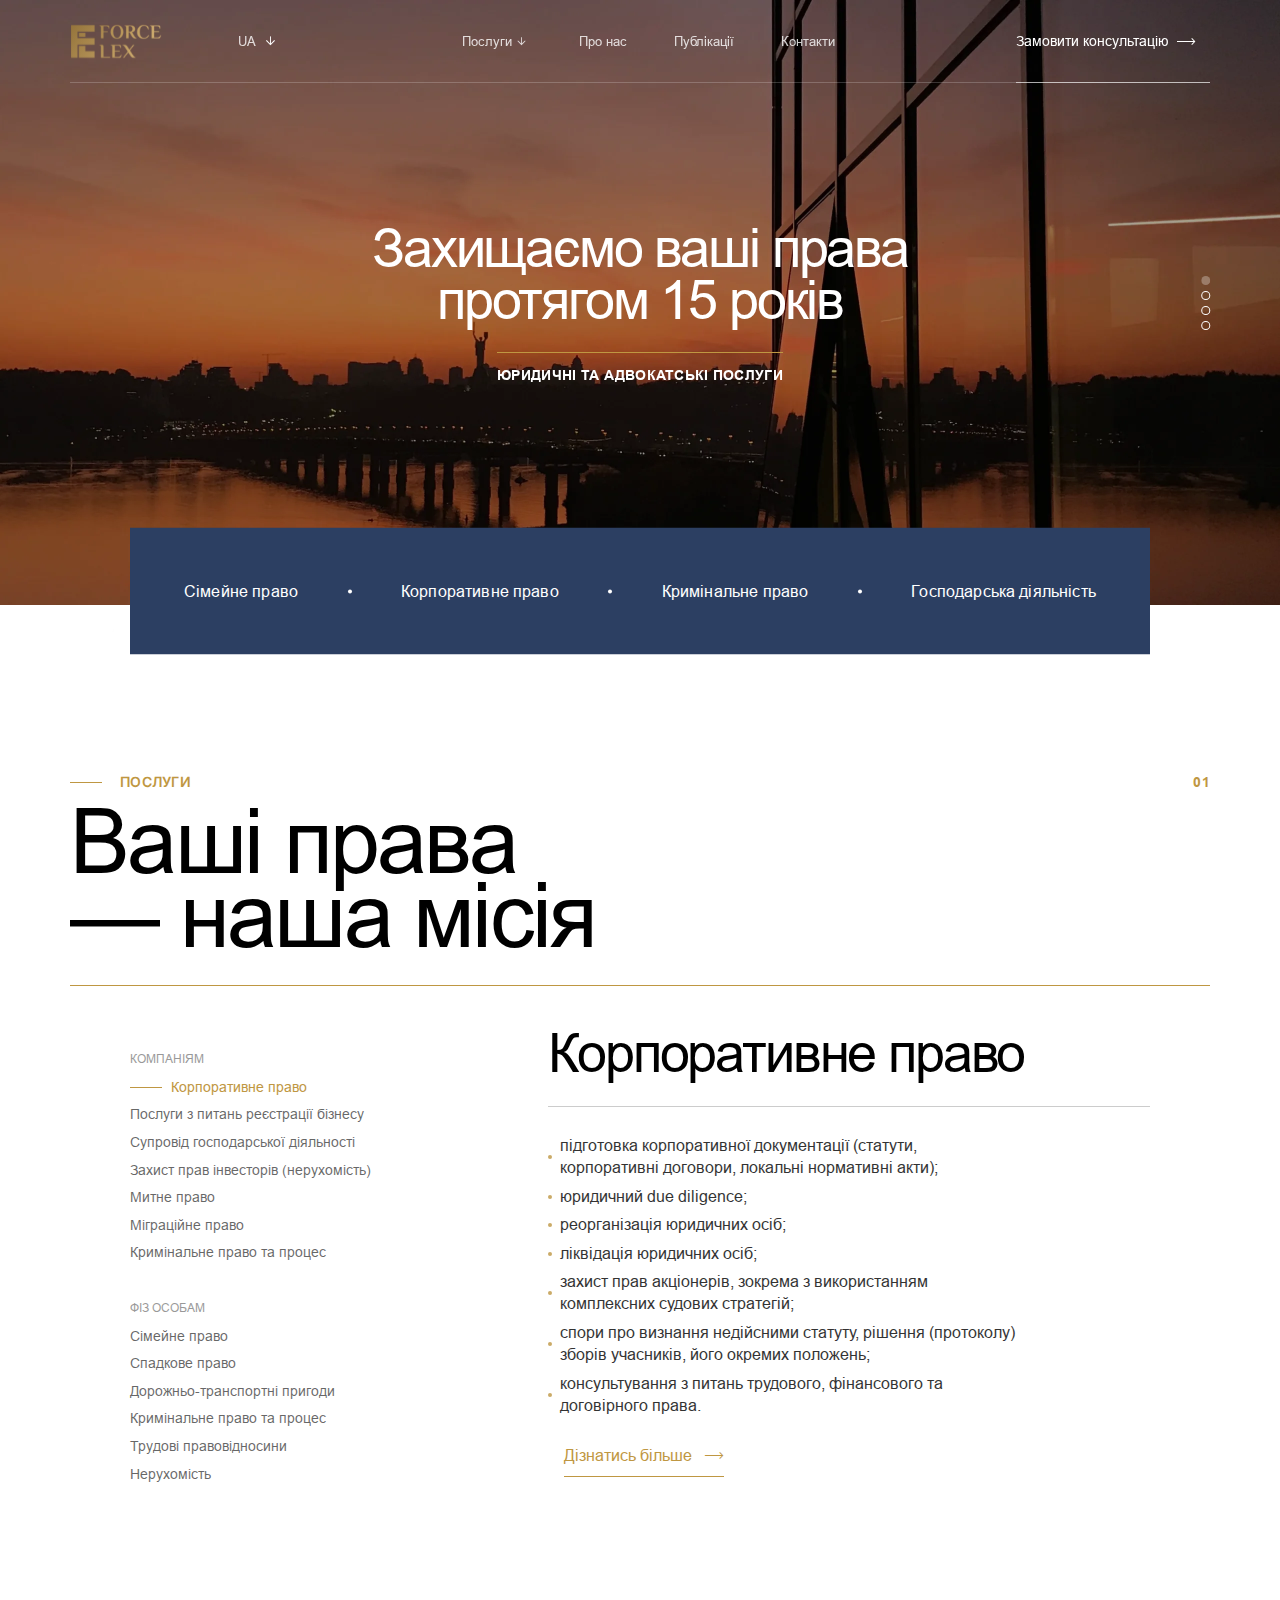
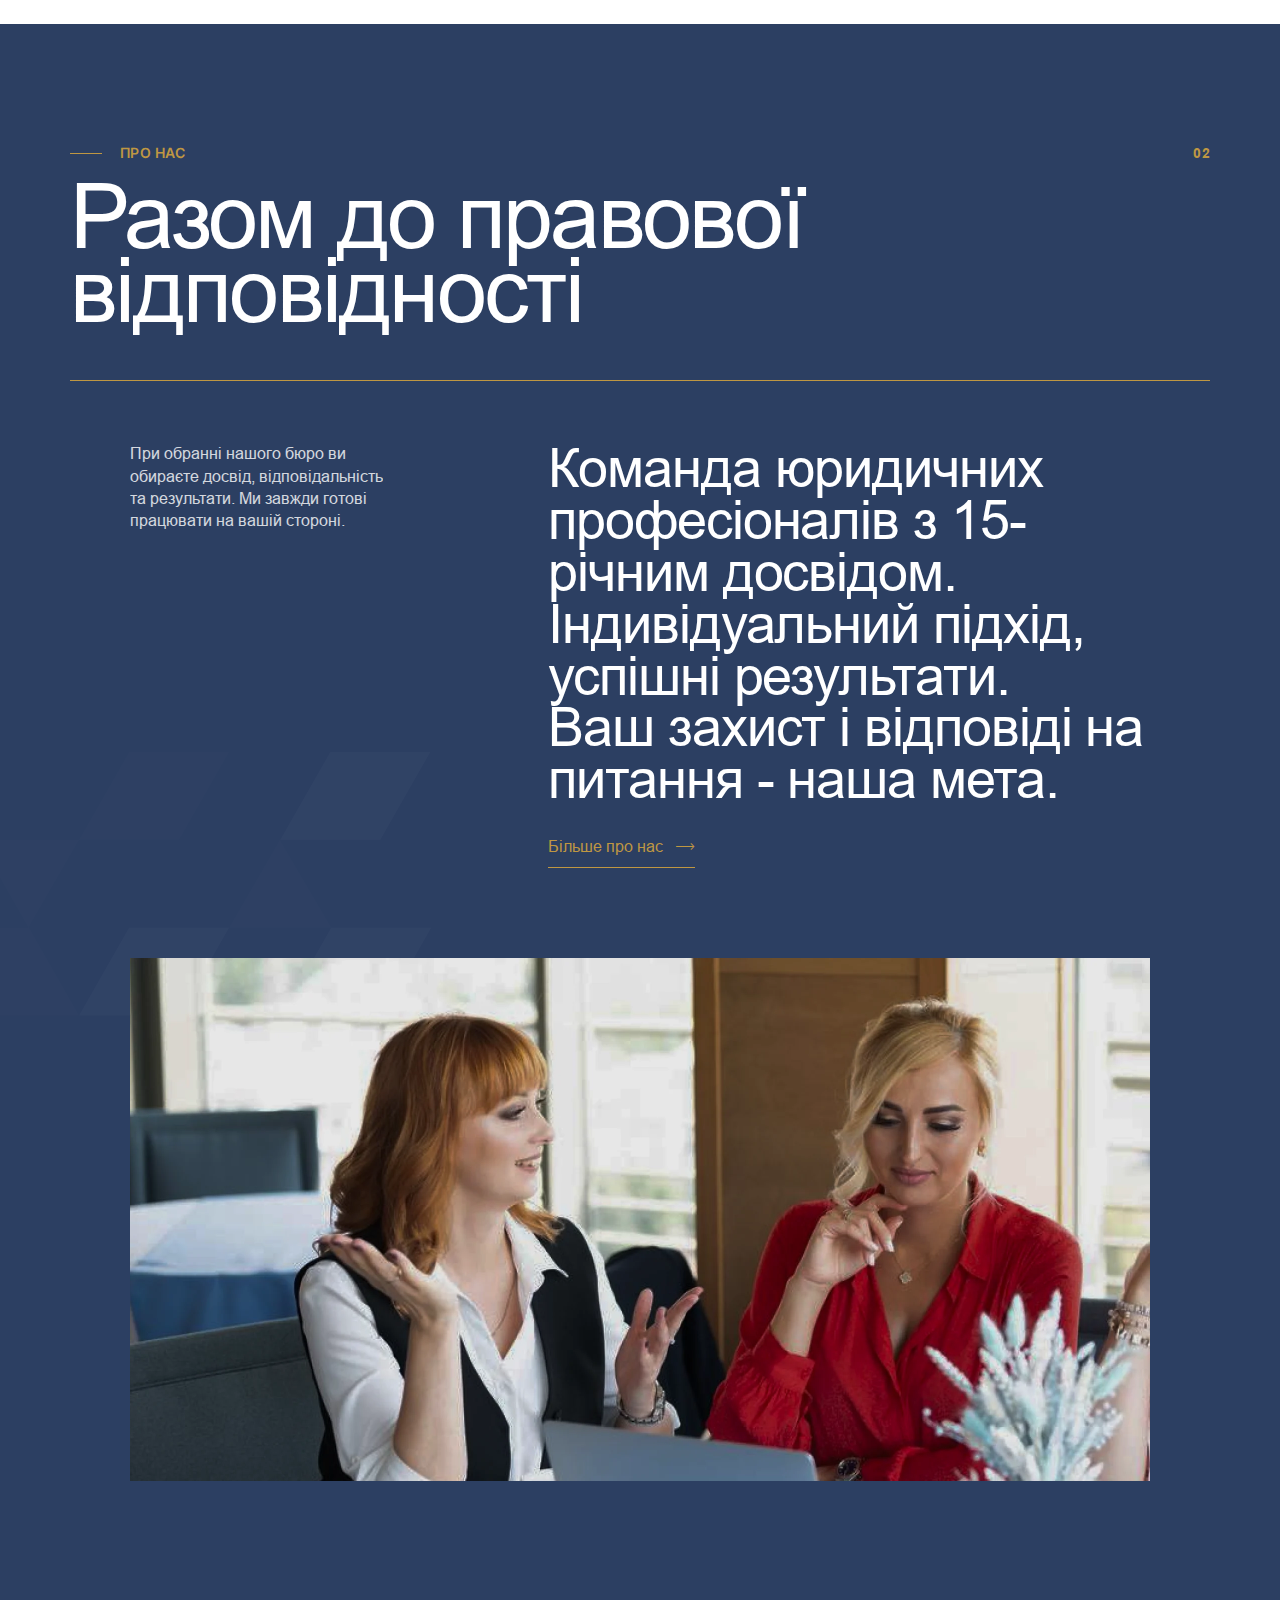
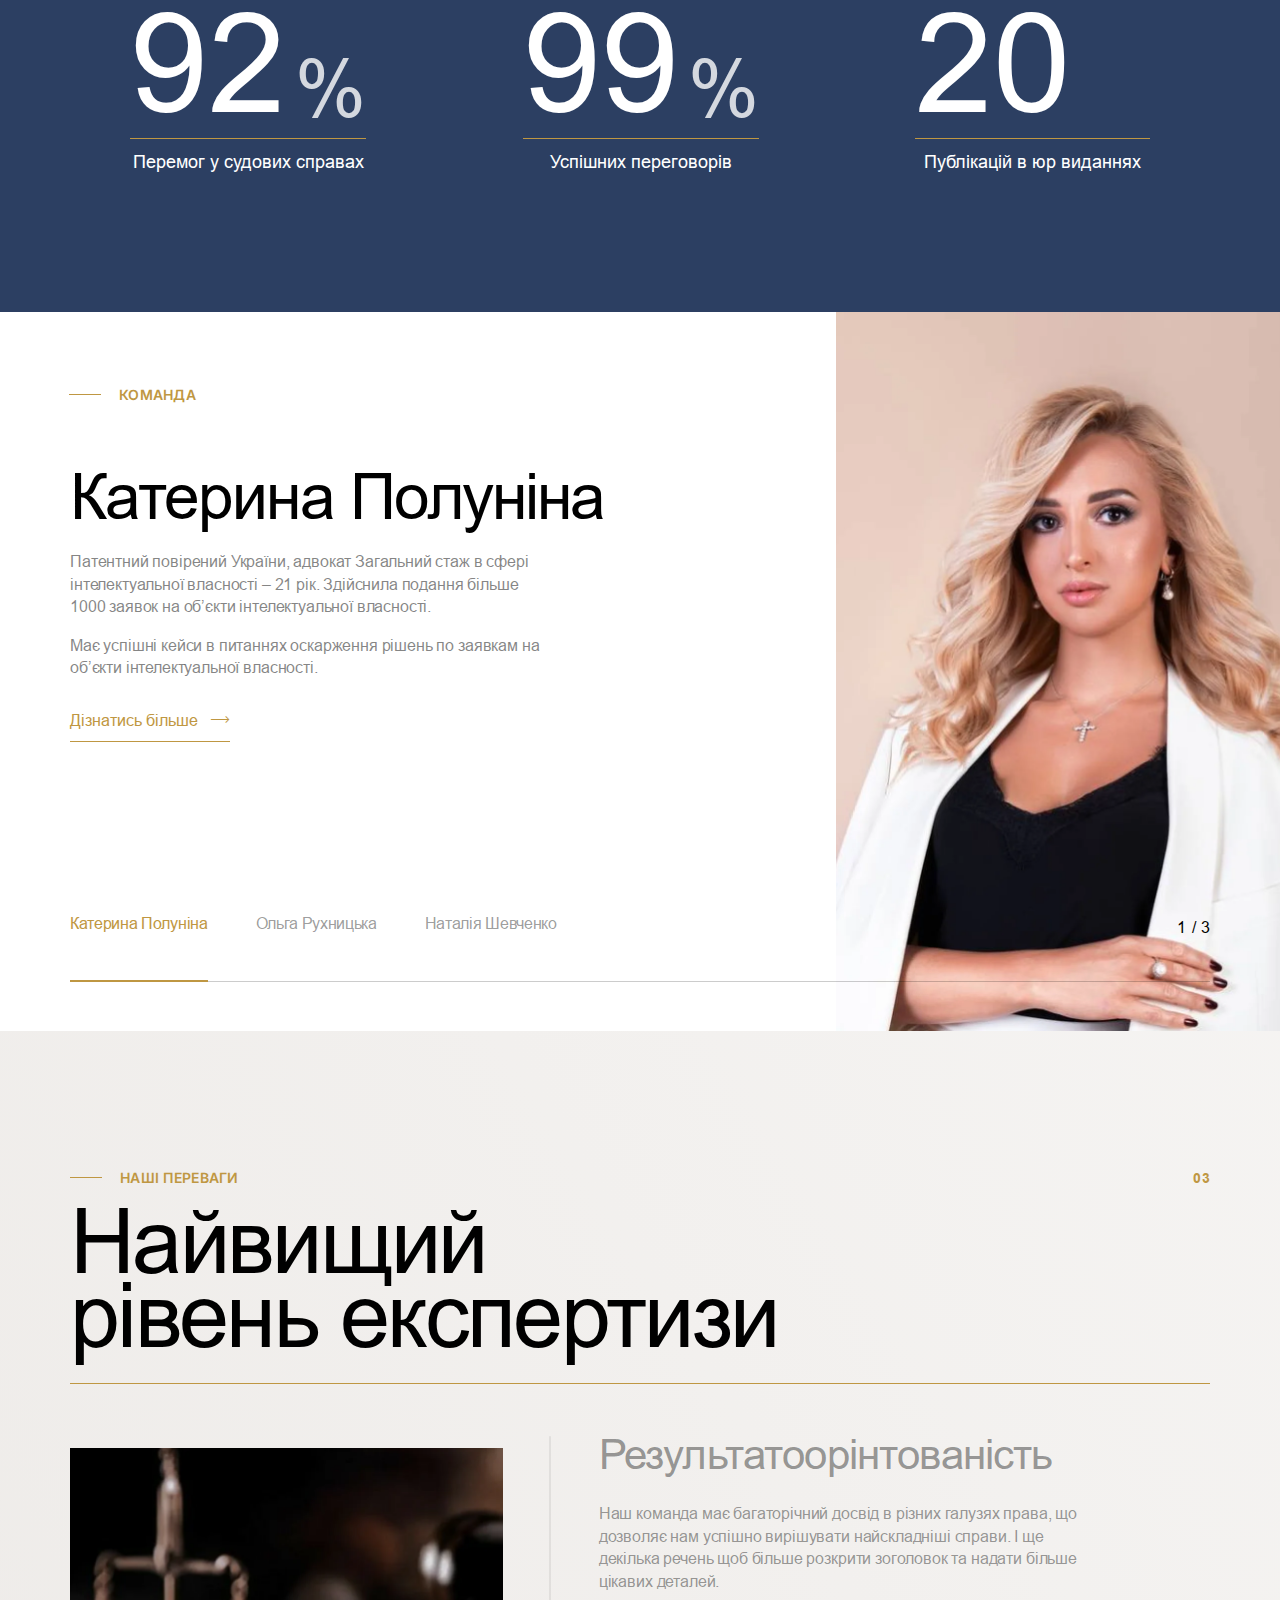
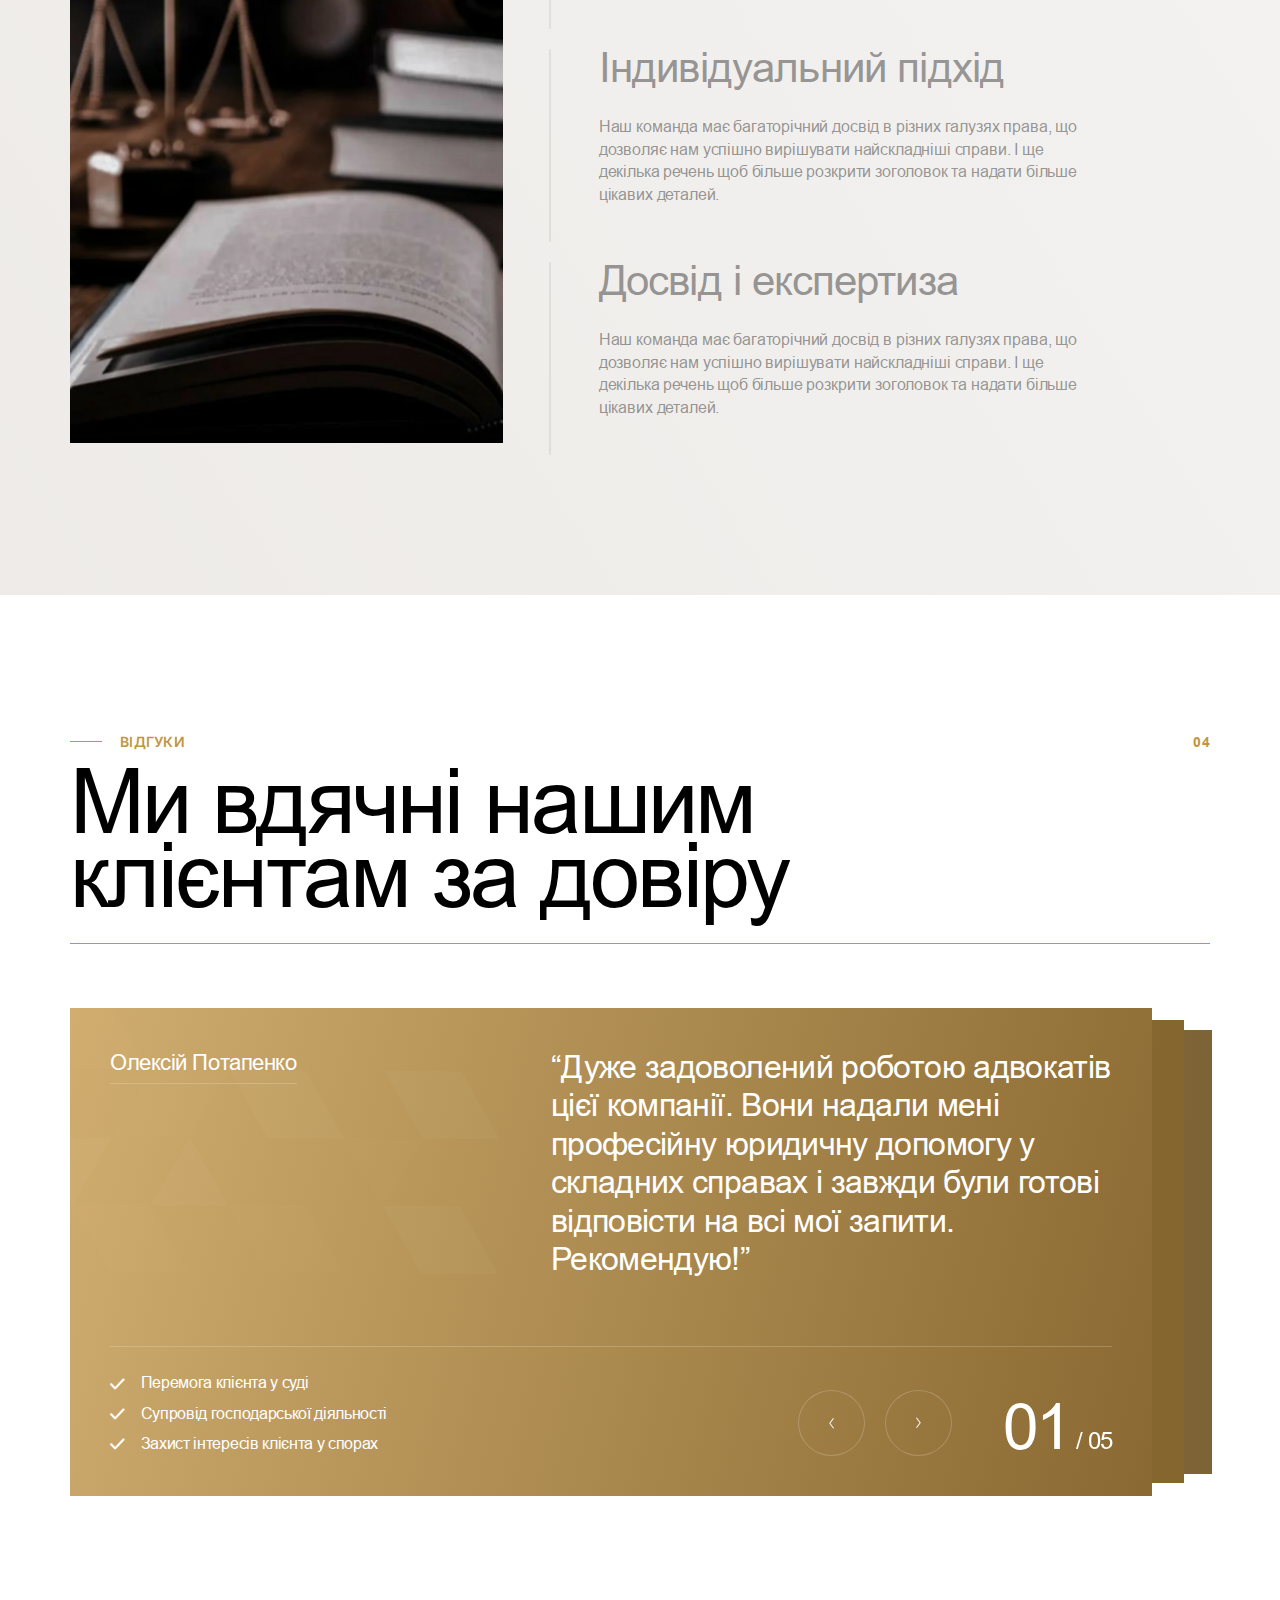
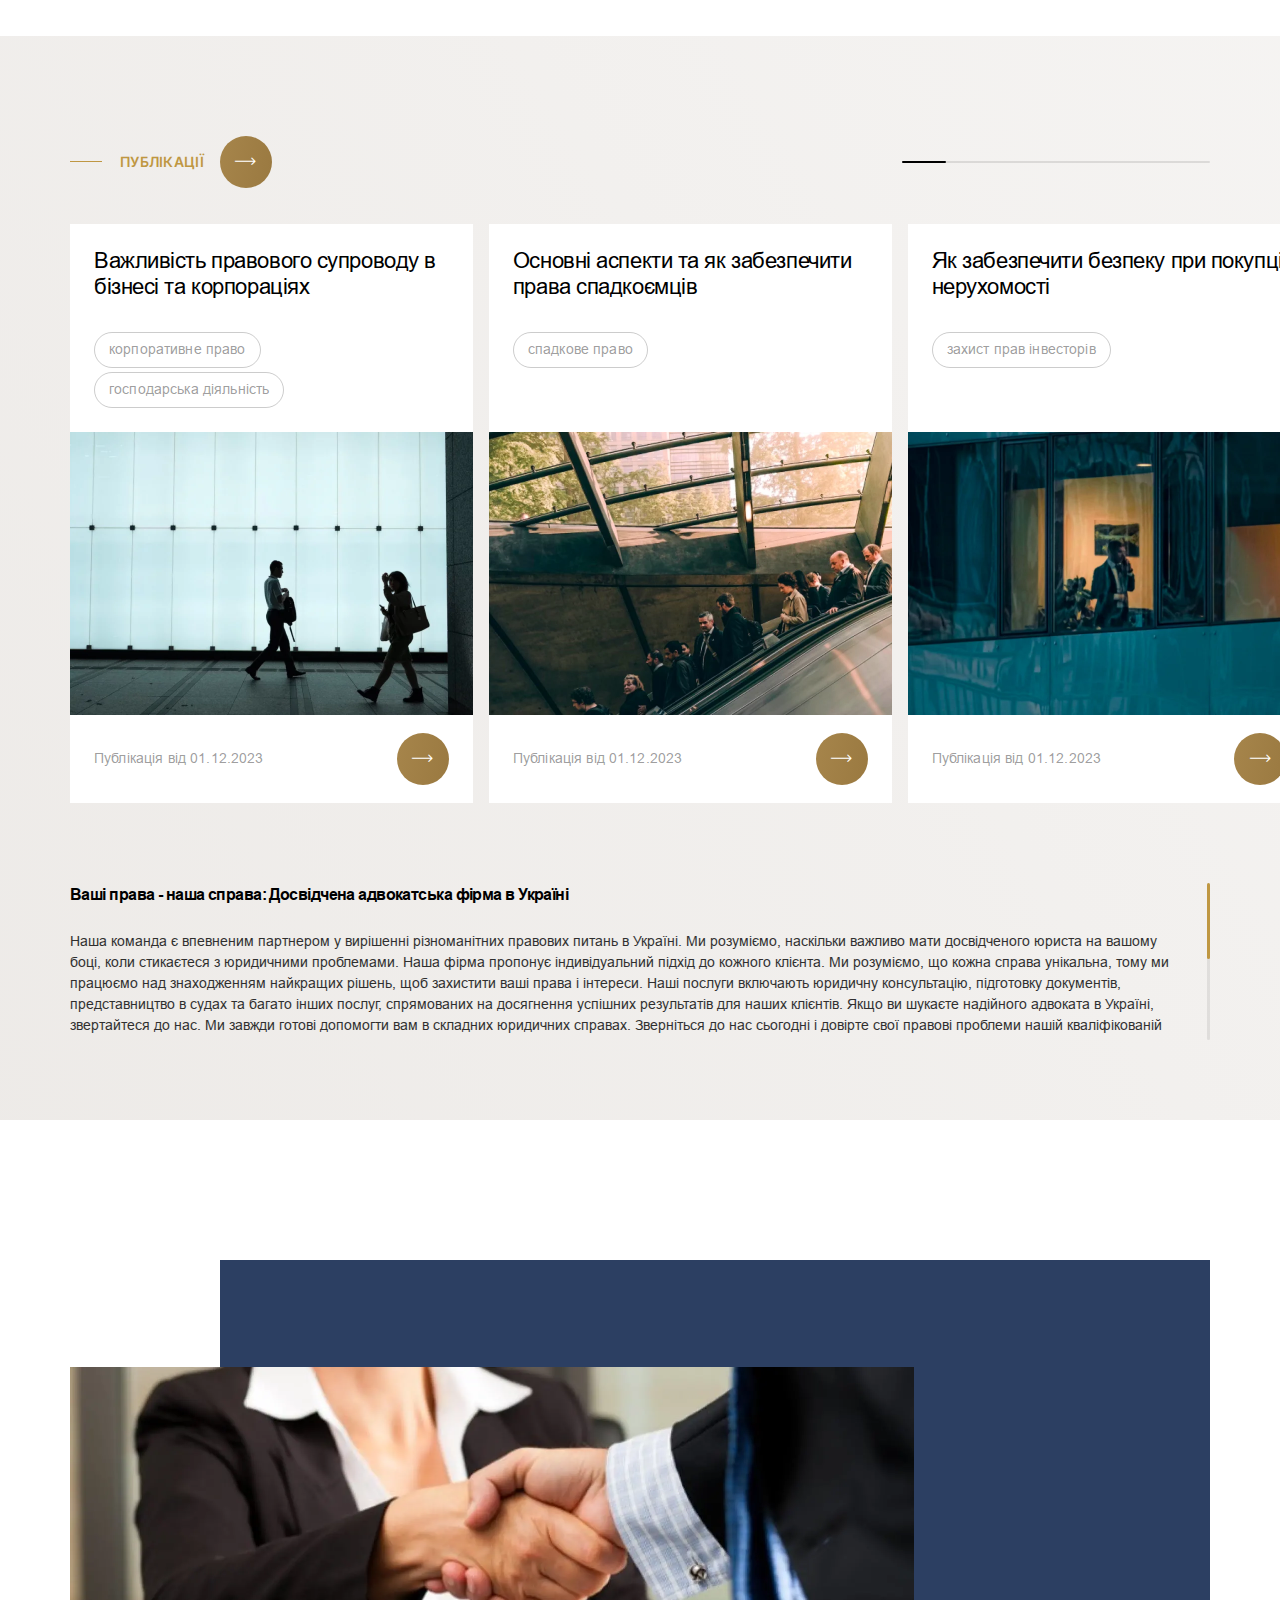
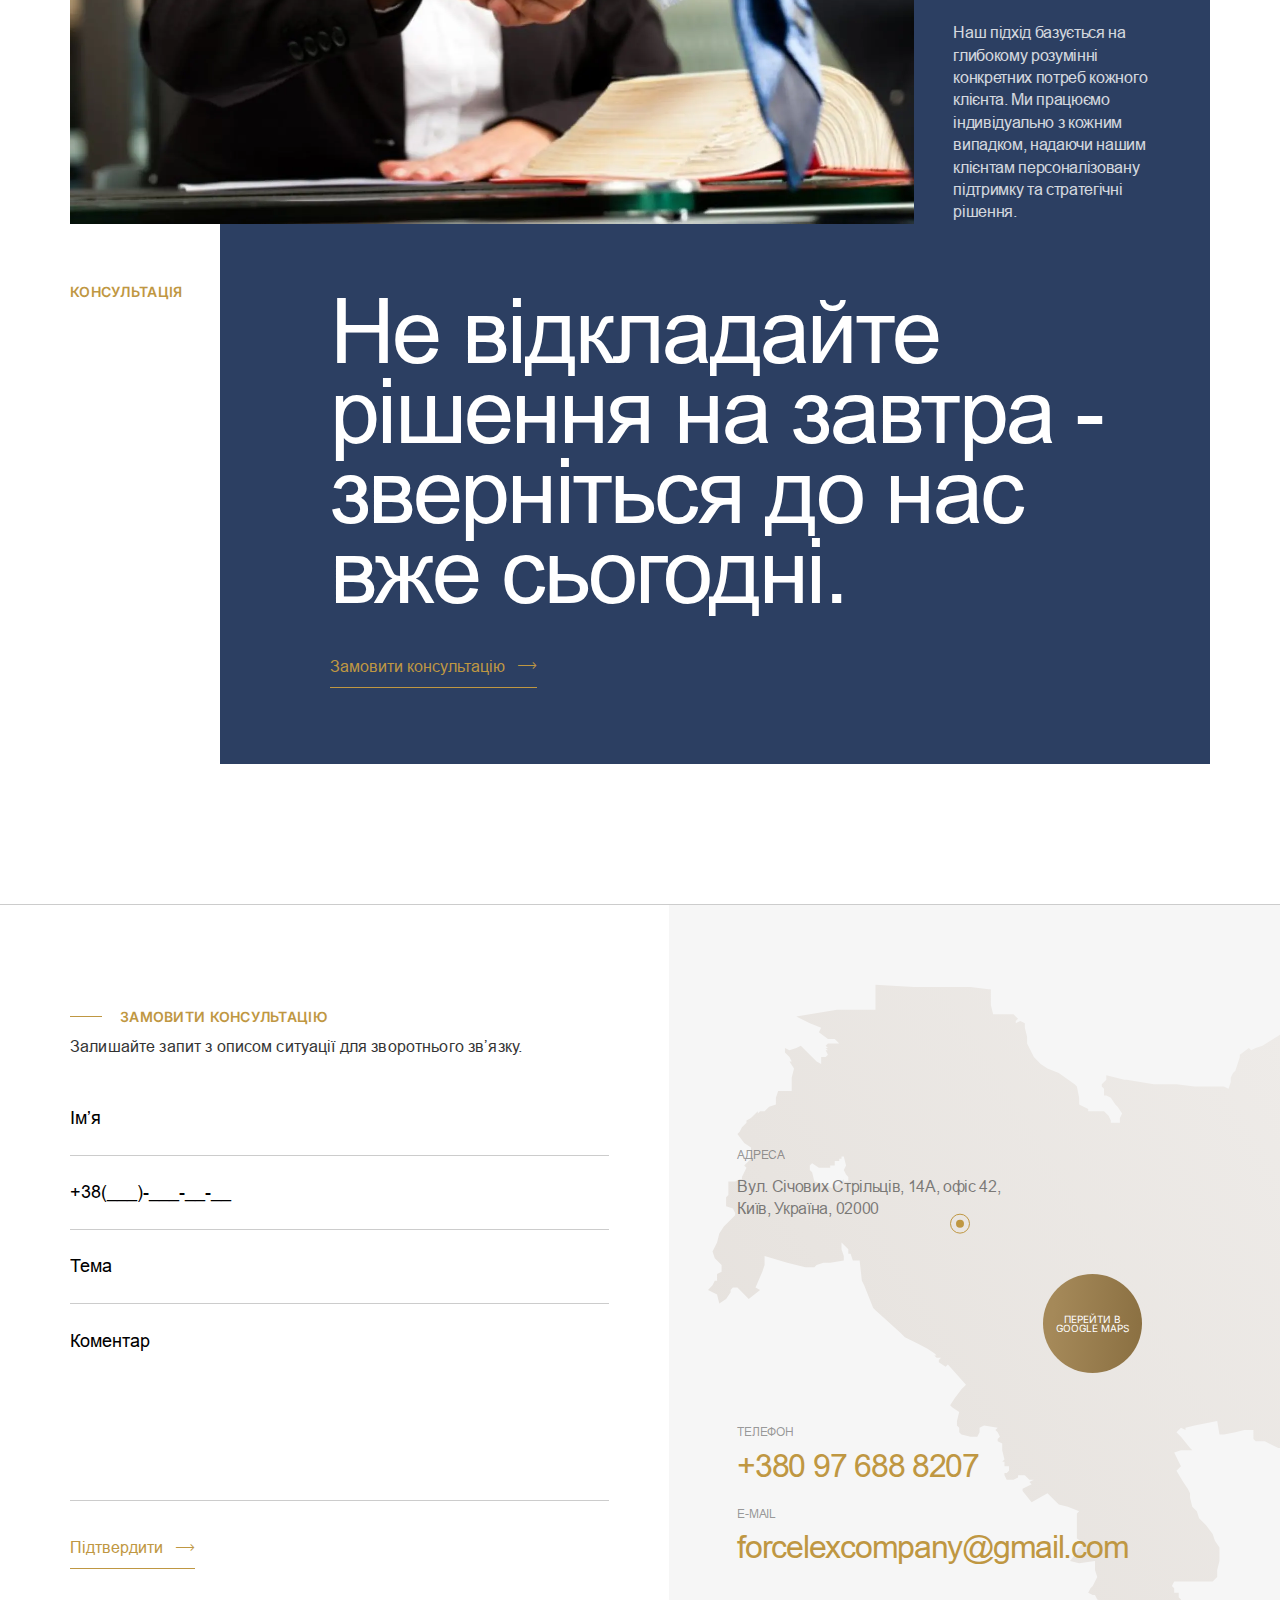
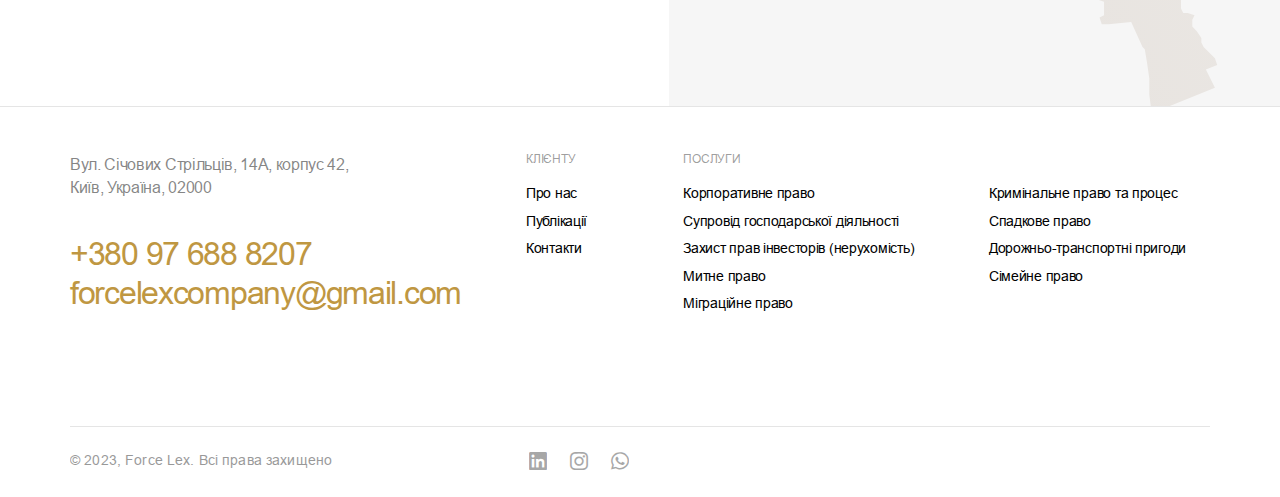
<file: index.html>
<!DOCTYPE html>
<html lang="uk">

<head>
	<title>Головна</title>
	<meta charset="UTF-8">
	<meta name="format-detection" content="telephone=no">
	<!-- <style>body{opacity: 0;}</style> -->
	<link rel="stylesheet" href="css/style.min.css?_v=20231020195847">
	<link rel="shortcut icon" sizes="32x32" href="favicon.ico">
	<!-- <meta name="robots" content="noindex, nofollow"> -->
	<meta name="viewport" content="width=device-width, initial-scale=1.0">
</head>

<body class="load">
	<div class="wrapper">
		<header data-scroll="60" data-scroll-show class="header">
			<div class="header__container">
				<div class="header__wrap">
					<div class="header__logo--wrap">
						<a href="" class="header__logo">
							<img src="img/main/logo.svg" alt="">
						</a>
						<div data-dropdown-hover class="header__language language">
							<button data-dropdown-button class="language__button _icon-arrow-down" data-value="UA">UA</button>
							<ul data-dropdown-list class="language__list">
								<li data-dropdown-item class="language__item" data-value="UA">
									<a href="">UA</a>
								</li>
								<li data-dropdown-item class="language__item" data-value="RU">
									<a href="">RU</a>
								</li>
							</ul>
							<input type="text" name="select-language" value="" data-dropdown-input class="language__input">
						</div>
					</div>
					<div class="header__block">
						<button type="button" class="header__icon icon-menu"><span></span></button>
						<div data-da=".header,991.98,0" class="header__inner">
							<nav class="header__menu menu">
								<ul class="menu__list">
									<li data-hover class="menu__item menu__item--hover">
										<button data-button class="menu__link menu__link--hover _icon-arrow-down">Послуги</button>
										<div data-list class="menu__spollers menu-spollers">
											<div class="menu-spollers__wrapper">
												<div data-spollers="991.98,max" data-one-spoller class="menu-spollers__body">
													<div class="menu-spollers__column">
														<div class="menu-spollers__title--mob">Усі послуги</div>
														<div class="menu-spollers__pc">
															<h5 class="menu-spollers__title--top">Послуги</h5>
															<p class="menu-spollers__text">Force Lex надає юридичні послуги в найскладніших галузях права.
															</p>
														</div>
													</div>
													<details class="menu-spollers__details">
														<summary data-spoller-close class="menu-spollers__title">Компаніям</summary>
														<ul class="menu-spollers__list">
															<li class="menu-spollers__item">
																<a href="" class="menu-spollers__link"><span>01</span>Корпоративнe право</a>
															</li>
															<li class="menu-spollers__item">
																<a href="" class="menu-spollers__link"><span>02</span>Послуги з питань реєстрації бізнесу</a>
															</li>
															<li class="menu-spollers__item">
																<a href="" class="menu-spollers__link"><span>03</span>Супровід господарської діяльності</a>
															</li>
															<li class="menu-spollers__item">
																<a href="" class="menu-spollers__link"><span>04</span>Захист прав інвесторів
																	(нерухомість)</a>
															</li>
															<li class="menu-spollers__item">
																<a href="" class="menu-spollers__link"><span>05</span>Митне право</a>
															</li>
															<li class="menu-spollers__item">
																<a href="" class="menu-spollers__link"><span>06</span>Міграційне право</a>
															</li>
															<li class="menu-spollers__item">
																<a href="" class="menu-spollers__link"><span>07</span>Кримінальне право та процес</a>
															</li>
														</ul>
													</details>
													<details class="menu-spollers__details">
														<summary data-spoller-close class="menu-spollers__title">Фіз особам</summary>
														<ul class="menu-spollers__list">
															<li class="menu-spollers__item">
																<a href="" class="menu-spollers__link"><span>01</span>Cімейне право</a>
															</li>
															<li class="menu-spollers__item">
																<a href="" class="menu-spollers__link"><span>02</span>Спадкове право</a>
															</li>
															<li class="menu-spollers__item">
																<a href="" class="menu-spollers__link"><span>03</span>Дорожньо-транспортні пригоди</a>
															</li>
															<li class="menu-spollers__item">
																<a href="" class="menu-spollers__link"><span>04</span>Кримінальне право та процес</a>
															</li>
															<li class="menu-spollers__item">
																<a href="" class="menu-spollers__link"><span>05</span>Трудові правовідносини</a>
															</li>
															<li class="menu-spollers__item">
																<a href="" class="menu-spollers__link"><span>06</span>Нерухомість</a>
															</li>
														</ul>
													</details>
													<div class="menu-spollers__image">
														<picture><source srcset="img/main/menu-photo.webp" type="image/webp"><img src="img/main/menu-photo.jpg" alt=""></picture>
													</div>
												</div>
											</div>
										</div>
									</li>
									<li class="menu__item">
										<a href="#about" id="about-id" class="menu__link">Про нас</a>
									</li>
									<li class="menu__item">
										<a href="publications.html" class="menu__link">Публікації</a>
									</li>
									<li class="menu__item">
										<a href="contacts.html" class="menu__link">Контакти</a>
									</li>
								</ul>
							</nav>
							<div class="header__info">
								<div class="header__language-mob language-mob">
									<input checked class="language-mob__radio" type="radio" id="select-ua" name="select_language-mob">
									<label for="select-ua">
										<a href="" class="language-mob__link select-ua">UA</a>
									</label>
									<input class="language-mob__radio" type="radio" id="select-ru" name="select_language-mob">
									<label for="select-ru">
										<a href="" class="language-mob__link select-ru">RU</a>
									</label>
								</div>
								<div class="header__row">
									<div class="header__contacts">
										<a href="tel:+380 97 688 8207" class="header__contacts--link">+380 97 688 8207</a>
										<a href="mailto:forcelexcompany@gmail.com" class="header__contacts--link">forcelexcompany@gmail.com</a>
									</div>
									<div class="header__address">Вул. Січових Стрільців, 14А, корпус 42, Київ, Україна, 02000</div>
								</div>
							</div>
						</div>
					</div>
					<a href="" data-popup="#popup" class="header__contact--btn _icon-arrow-1">Замовити консультацію</a>
				</div>
		</header>
		<main>
			<section id="main" class="main">
				<div class="main__container">
					<div class="main__content">
						<h1 class="main__title">Захищаємо ваші права
							протягом 15 років</h1>
						<p class="main__text">юридичні та адвокатські послуги</p>
					</div>
					<nav class="main__nav">
						<ul class="main__list">
							<li class="main__item">
								<a href="" class="main__link">Сімейне право</a>
							</li>
							<li class="main__del"></li>
							<li class="main__item">
								<a href="" class="main__link">Корпоративне право</a>
							</li>
							<li class="main__del"></li>
							<li class="main__item">
								<a href="" class="main__link">Кримінальне право</a>
							</li>
							<li class="main__del"></li>
							<li class="main__item">
								<a href="" class="main__link">Господарська діяльність</a>
							</li>
						</ul>
					</nav>
					<div class="main__swiper-pagination"></div>
				</div>
				<div class="main__slider swiper">
					<div class="main__wrapper swiper-wrapper">
						<div class="main__slide swiper-slide">
							<div class="main__image">
								<picture><source srcset="img/home/photo-01.webp" type="image/webp"><img src="img/home/photo-01.png" alt=""></picture>
							</div>
						</div>
						<div class="main__slide swiper-slide">
							<div class="main__image">
								<picture><source srcset="img/home/photo-02.webp" type="image/webp"><img src="img/home/photo-02.png" alt=""></picture>
							</div>
						</div>
						<div class="main__slide swiper-slide">
							<div class="main__image">
								<picture><source srcset="img/home/photo-03.webp" type="image/webp"><img src="img/home/photo-03.png" alt=""></picture>
							</div>
						</div>
						<div class="main__slide swiper-slide">
							<div class="main__image">
								<picture><source srcset="img/home/photo-04.webp" type="image/webp"><img src="img/home/photo-04.png" alt=""></picture>
							</div>
						</div>
					</div>
				</div>
			</section>
			<section class="services">
				<div class="services__container">
					<div class="services__row row">
						<p class="row__descr--title">послуги</p>
						<div class="row__count">01</div>
					</div>
					<h2 class="services__title--top">Ваші права
						— наша місія</h2>
					<div class="services__wrapper">
						<div data-tabs class="services__tabs tabs-services">
							<div data-tabs-titles class="tabs-services__navigation">
								<div data-da=".tm-1,767.98,1" class="tabs-services__title--main">компаніям</div>
								<button data-da=".st-1,767.98,1" type="button" class="tabs-services__title _tab-active">
									<div class="tabs-services__inner"><span>01</span>Корпоративнe право</div>
								</button>
								<button data-da=".st-2,767.98,1" type="button" class="tabs-services__title">
									<div class="tabs-services__inner"><span>02</span>Послуги з питань реєстрації бізнесу</div>
								</button>
								<button data-da=".st-3,767.98,1" type="button" class="tabs-services__title">
									<div class="tabs-services__inner"><span>03</span>Супровід господарської діяльності</div>
								</button>
								<button data-da=".st-4,767.98,1" type="button" class="tabs-services__title">
									<div class="tabs-services__inner"><span>04</span>Захист прав інвесторів (нерухомість)</div>
								</button>
								<button data-da=".st-5,767.98,1" type="button" class="tabs-services__title">
									<div class="tabs-services__inner"><span>05</span>Митне право</div>
								</button>
								<button data-da=".st-6,767.98,1" type="button" class="tabs-services__title">
									<div class="tabs-services__inner"><span>06</span>Міграційне право</div>
								</button>
								<button data-da=".st-7,767.98,1" type="button" class="tabs-services__title">
									<div class="tabs-services__inner"><span>07</span>Кримінальне право та процес</div>
								</button>
								<div data-da=".tm-2,767.98,1" class="tabs-services__title--main tabs-services__title--main-01">Фіз особам</div>
								<button data-da=".st-8,767.98,1" type="button" class="tabs-services__title">
									<div class="tabs-services__inner"><span>08</span>Сімейне право</div>
								</button>
								<button data-da=".st-9,767.98,1" type="button" class="tabs-services__title">
									<div class="tabs-services__inner"><span>09</span>Спадкове право</div>
								</button>
								<button data-da=".st-10,767.98,1" type="button" class="tabs-services__title">
									<div class="tabs-services__inner"><span>10</span>Дорожньо-транспортні пригоди</div>
								</button>
								<button data-da=".st-11,767.98,1" type="button" class="tabs-services__title">
									<div class="tabs-services__inner"><span>11</span>Кримінальне право та процес</div>
								</button>
								<button data-da=".st-12,767.98,1" type="button" class="tabs-services__title">
									<div class="tabs-services__inner"><span>12</span>Трудові правовідносини</div>
								</button>
								<button data-da=".st-13,767.98,1" type="button" class="tabs-services__title">
									<div class="tabs-services__inner"><span>13</span>Нерухомість</div>
								</button>
							</div>
							<div data-tabs-body class="tabs-services__content">
								<div class="tabs-services__body"></div>
								<div data-da=".sc-1,767.98,1" class="tabs-services__body">
									<h3 class="tabs-services__content--title">Корпоративнe право</h3>
									<div class="tabs-services__content--wrap">
										<ul class="tabs-services__list">
											<li class="tabs-services__item">підготовка корпоративної документації (статути, корпоративні
												договори, локальні нормативні акти);</li>
											<li class="tabs-services__item">юридичний due diligence;</li>
											<li class="tabs-services__item">реорганізація юридичних осіб;</li>
											<li class="tabs-services__item">ліквідація юридичних осіб;</li>
											<li class="tabs-services__item">захист прав акціонерів, зокрема з використанням комплексних
												судових стратегій;</li>
											<li class="tabs-services__item">спори про визнання недійсними статуту, рішення (протоколу) зборів
												учасників, його окремих положень;</li>
											<li class="tabs-services__item">консультування з питань трудового, фінансового та договірного
												права.</li>
										</ul>
										<a href="" class="tabs-services__link--btn _icon-arrow-1">Дізнатись більше</a>
									</div>
								</div>
								<div data-da=".sc-2,767.98,2" class="tabs-services__body">
									<h3 class="tabs-services__content--title">Послуги з питань реєстрації бізнесу</h3>
									<div class="tabs-services__content--wrap">
										<ul class="tabs-services__list">
											<li class="tabs-services__item">реєстрація юридичної особи, фізичної особи-підприємця, громадських та благодійних організацій;</li>
											<li class="tabs-services__item">
												внесення змін до статутних документів;</li>
											<li class="tabs-services__item">
												припинення діяльності юридичної особи, фізичної особи-підприємця, громадських та благодійних організацій.</li>
										</ul>
										<a href="" class="tabs-services__link--btn _icon-arrow-1">Дізнатись більше</a>
									</div>
								</div>
								<div data-da=".sc-3,767.98,3" class="tabs-services__body">
									<h3 class="tabs-services__content--title">Супровід господарської діяльності</h3>
									<div class="tabs-services__content--wrap">
										<ul class="tabs-services__list">
											<li class="tabs-services__item">юридичний супровід господарської діяльності (абонентське
												обслуговування);</li>
											<li class="tabs-services__item">складання та укладення господарських договорів;</li>
											<li class="tabs-services__item">зміна та розірвання господарських договорів;</li>
											<li class="tabs-services__item">аналіз господарських договорів на предмет їх відповідності чинному
												законодавству;</li>
											<li class="tabs-services__item">визнання господарських договорів недійсними та застосування
												наслідків недійсності договору;</li>
											<li class="tabs-services__item">визнання недійсними актів органів державної влади, органів
												місцевого самоврядування, актів інших суб'єктів, які суперечать закону та ущемляють права
												суб'єкта господарювання;</li>
											<li class="tabs-services__item">досудове врегулювання спорів;</li>
											<li class="tabs-services__item">стягнення збитків;</li>
											<li class="tabs-services__item">застосування штрафних санкцій;</li>
											<li class="tabs-services__item">застосування оперативно-господарських санкцій;</li>
											<li class="tabs-services__item">стягнення заборгованості, що випливає з договірних відносин;</li>
											<li class="tabs-services__item">визнання права власності на майно;</li>
											<li class="tabs-services__item">захист від недобросовісної конкуренції;</li>
											<li class="tabs-services__item">захист ділової репутації суб'єкта господарювання;</li>
											<li class="tabs-services__item">супровід податкових перевірок;</li>
											<li class="tabs-services__item">підготовка письмових консультацій з питань укладення та реалізації
												ЗЕД-контрактів;</li>
											<li class="tabs-services__item">розробка проєктів ЗЕД-контрактів як за конкретними умовами
												господарських правовідносин, так і шаблонів ЗЕД-контрактів, які клієнт зможе використовувати під
												час укладення подібних правочинів (поставки товарів, надання послуг, перевезення тощо), зокрема
												англійською мовою;</li>
											<li class="tabs-services__item">аналіз уже укладених клієнтом ЗЕД-контрактів на наявність правових
												ризиків.</li>
										</ul>
										<a href="" class="tabs-services__link--btn _icon-arrow-1">Дізнатись більше</a>
									</div>
								</div>
								<div data-da=".sc-4,767.98,4" class="tabs-services__body">
									<h3 class="tabs-services__content--title">Захист прав інвесторів (нерухомість)</h3>
									<div class="tabs-services__content--wrap">
										<ul class="tabs-services__list">
											<li class="tabs-services__item">комплексний правовий аудит нерухомого майна;</li>
											<li class="tabs-services__item">перевірка компанії забудовника та підрядника будівництва;</li>
											<li class="tabs-services__item">юридичний аналіз документації на земельну ділянку, на якій
												проводяться будівельні роботи;</li>
											<li class="tabs-services__item">аналіз договорів інвестування будівництва, купівлі-продажу
												квартири, нежитлового приміщення;</li>
											<li class="tabs-services__item">правовий супровід укладення договору із забудовником;</li>
											<li class="tabs-services__item">проведення переговорів із будівельною компанією;</li>
											<li class="tabs-services__item">правова допомога під час продажу нерухомості в новобудовах, -
												шляхом переуступки майнових прав;</li>
											<li class="tabs-services__item">захист інтересів клієнта у спорах, пов'язаних із нерухомим майном
												у досудовому та судовому порядку, у т.ч. - оскарження/визнання права власності на нерухомість.
											</li>
										</ul>
										<a href="" class="tabs-services__link--btn _icon-arrow-1">Дізнатись більше</a>
									</div>
								</div>
								<div data-da=".sc-5,767.98,5" class="tabs-services__body">
									<h3 class="tabs-services__content--title">Митне право</h3>
									<div class="tabs-services__content--wrap">
										<ul class="tabs-services__list">
											<li class="tabs-services__item">консультації з питань митного права, зокрема, щодо переміщення
												товарів у режимі імпорту, експорту, транзиту, тимчасового ввезення;</li>
											<li class="tabs-services__item">правове вирішення спорів, пов'язаних із митним оформленням;</li>
											<li class="tabs-services__item">складання скарг, заяв, запитів та інших документів правового
												характеру для прискорення вирішення
												митних спорів;</li>
											<li class="tabs-services__item">оскарження рішень, дій та бездіяльності посадових осіб митних
												органів в адміністративному та
												судовому порядку.</li>
										</ul>
										<a href="" class="tabs-services__link--btn _icon-arrow-1">Дізнатись більше</a>
									</div>
								</div>
								<div data-da=".sc-6,767.98,6" class="tabs-services__body">
									<h3 class="tabs-services__content--title">Міграційне право</h3>
									<div class="tabs-services__content--wrap">
										<ul class="tabs-services__list">
											<li class="tabs-services__item">отримання статусу біженця;</li>
											<li class="tabs-services__item">отримання громадянства України;</li>
											<li class="tabs-services__item">отримання ідентифікаційного коду іноземцями в Україні;</li>
											<li class="tabs-services__item">дозволи на працевлаштування іноземців в Україні;</li>
											<li class="tabs-services__item">продовження терміну перебування іноземних громадян в Україні;</li>
											<li class="tabs-services__item">оформлення посвідки на постійне і тимчасове місце проживання в
												Україні;</li>
											<li class="tabs-services__item">оскарження рішень, дій та бездіяльності органів міграційної служби
												в адміністративному та судовому порядку.</li>
										</ul>
										<a href="" class="tabs-services__link--btn _icon-arrow-1">Дізнатись більше</a>
									</div>
								</div>
								<div data-da=".sc-7,767.98,7" class="tabs-services__body">
									<h3 class="tabs-services__content--title">Кримінальне право та процес</h3>
									<div class="tabs-services__content--wrap">
										<p class="tabs-services__text">Досудове розслідування:</p>
										<ul class="tabs-services__list">
											<li class="tabs-services__item">підготовка, подання процесуальних документів;</li>
											<li class="tabs-services__item">збір та подання доказів;</li>
											<li class="tabs-services__item">участь у всіх слідчих діях;</li>
											<li class="tabs-services__item">консультування з питань, що виникають під час досудового
												розслідування.</li>
										</ul>
										<p class="tabs-services__text">Стадія судового розгляду:</p>
										<ul class="tabs-services__list">
											<li class="tabs-services__item">участь у судових засіданнях;</li>
											<li class="tabs-services__item">підготовка та подання заяв, клопотань, скарг тощо;</li>
											<li class="tabs-services__item">підготовка, подання апеляційних і касаційних скарг, заяв про
												перегляд справ у Верховному суді України, заяв про перегляд судових рішень за нововиявленими
												обставинами;</li>
											<li class="tabs-services__item">супровід, участь у судових засіданнях та здійснення представництва
												або захисту інтересів клієнта під час розгляду апеляційних, касаційних скарг, заяв про перегляд
												справ у Верховному суді України, або заяв про перегляд рішень за нововиявленими обставинами.
											</li>
										</ul>
										<a href="" class="tabs-services__link--btn _icon-arrow-1">Дізнатись більше</a>
									</div>
								</div>
								<div class="tabs-services__body"></div>
								<div data-da=".sc-8,767.98,8" class="tabs-services__body">
									<h3 class="tabs-services__content--title">Сімейне право</h3>
									<div class="tabs-services__content--wrap">
										<p class="tabs-services__text">Шлюб:</p>
										<ul class="tabs-services__list">
											<li class="tabs-services__item">укладення та розірвання шлюбу;</li>
											<li class="tabs-services__item">укладення та розірвання шлюбу з іноземцями;</li>
											<li class="tabs-services__item">підготовка та укладення шлюбного договору;</li>
											<li class="tabs-services__item">встановлення факту проживання однією сім'єю;</li>
											<li class="tabs-services__item">визнання шлюбу недійсним;</li>
											<li class="tabs-services__item">врегулювання спірних питань у досудовому порядку.</li>
										</ul>
										<p class="tabs-services__text">Діти:</p>
										<ul class="tabs-services__list">
											<li class="tabs-services__item">стягнення аліментів на дитину (заборгованості з аліментів);</li>
											<li class="tabs-services__item">зміна розміру аліментів;</li>
											<li class="tabs-services__item">позбавлення/поновлення батьківських прав;</li>
											<li class="tabs-services__item">встановлення/оспорювання батьківства;</li>
											<li class="tabs-services__item">зміна прізвища, імені, по батькові дітей;</li>
											<li class="tabs-services__item">встановлення місця проживання дитини;</li>
											<li class="tabs-services__item">визначення порядку участі у вихованні дітей;</li>
											<li class="tabs-services__item">виїзд дитини за кордон;</li>
											<li class="tabs-services__item">усиновлення.</li>
										</ul>
										<p class="tabs-services__text">Майнові відносини:</p>
										<ul class="tabs-services__list">
											<li class="tabs-services__item">досудове врегулювання майнових спорів подружжя;</li>
											<li class="tabs-services__item">поділ майна та бізнесу подружжя в судовому порядку;</li>
											<li class="tabs-services__item">стягнення утримання на одного з подружжя;</li>
											<li class="tabs-services__item">виконання судового рішення;</li>
											<li class="tabs-services__item">підготовка документів до виконавчих органів;</li>
											<li class="tabs-services__item">супровід і контроль за виконанням рішення суду.</li>
										</ul>
										<a href="" class="tabs-services__link--btn _icon-arrow-1">Дізнатись більше</a>
									</div>
								</div>
								<div data-da=".sc-9,767.98,9" class="tabs-services__body">
									<h3 class="tabs-services__content--title">Спадкове право</h3>
									<div class="tabs-services__content--wrap">
										<ul class="tabs-services__list">
											<li class="tabs-services__item">Прийняття та оформлення спадщини;</li>
											<li class="tabs-services__item">Встановлення юридичних фактів для спадкування;</li>
											<li class="tabs-services__item">Оскарження заповіту та свідоцтва про спадщину;</li>
											<li class="tabs-services__item">Поділ майна між спадкоємцями;</li>
											<li class="tabs-services__item">Усунення від спадщини та зміна черговості спадкування;</li>
											<li class="tabs-services__item">Спадкування іноземцями (нерезидентами);</li>
											<li class="tabs-services__item">Оформлення спадщини, за відсутності документів на майно;</li>
											<li class="tabs-services__item">Поновлення строку прийняття спадщини;</li>
											<li class="tabs-services__item">Спадкування землі;</li>
											<li class="tabs-services__item">Спадкування самовільного будівництва;</li>
											<li class="tabs-services__item">Спадкування боргів і кредитів;</li>
											<li class="tabs-services__item">Спадкування бізнесу.</li>
										</ul>
										<a href="" class="tabs-services__link--btn _icon-arrow-1">Дізнатись більше</a>
									</div>
								</div>
								<div data-da=".sc-10,767.98,10" class="tabs-services__body">
									<h3 class="tabs-services__content--title">Дорожньо-транспортні пригоди</h3>
									<div class="tabs-services__content--wrap">
										<ul class="tabs-services__list">
											<li class="tabs-services__item">юридична допомога та консультації;</li>
											<li class="tabs-services__item">підготовка позовних заяв, заперечень на позов, а також різних
												інших процесуальних документів по ДТП;</li>
											<li class="tabs-services__item">оскарження незаконних дій, рішень і бездіяльності співробітників
												патрульної поліції;</li>
											<li class="tabs-services__item">ведення спорів зі страховими компаніями;</li>
											<li class="tabs-services__item">представництво в судах;</li>
											<li class="tabs-services__item">захист клієнта від необґрунтованого позову з боку третіх осіб ДТП.
											</li>
										</ul>
										<a href="" class="tabs-services__link--btn _icon-arrow-1">Дізнатись більше</a>
									</div>
								</div>
								<div data-da=".sc-11,767.98,11" class="tabs-services__body">
									<h3 class="tabs-services__content--title">Кримінальне право та процес</h3>
									<div class="tabs-services__content--wrap">
										<p class="tabs-services__text">Досудове розслідування:</p>
										<ul class="tabs-services__list">
											<li class="tabs-services__item">підготовка, подання процесуальних документів;</li>
											<li class="tabs-services__item">збір та подання доказів;</li>
											<li class="tabs-services__item">участь у всіх слідчих діях;</li>
											<li class="tabs-services__item">консультування з питань, що виникають під час досудового
												розслідування.</li>
										</ul>
										<p class="tabs-services__text">Стадія судового розгляду:</p>

										<ul class="tabs-services__list">
											<li class="tabs-services__item">участь у судових засіданнях;</li>
											<li class="tabs-services__item">підготовка та подання заяв, клопотань, скарг тощо;</li>
											<li class="tabs-services__item">підготовка, подання апеляційних і касаційних скарг, заяв про
												перегляд справ у Верховному суді України, заяв про перегляд судових рішень за нововиявленими
												обставинами;</li>
											<li class="tabs-services__item">супровід, участь у судових засіданнях та здійснення представництва
												або захисту інтересів клієнта під час розгляду апеляційних, касаційних скарг, заяв про перегляд
												справ у Верховному суді України, або заяв про перегляд рішень за нововиявленими обставинами.
											</li>
										</ul>
										<a href="" class="tabs-services__link--btn _icon-arrow-1">Дізнатись більше</a>
									</div>
								</div>
								<div data-da=".sc-12,767.98,12" class="tabs-services__body">
									<h3 class="tabs-services__content--title">Трудові правовідносини</h3>
									<div class="tabs-services__content--wrap">
										<ul class="tabs-services__list">
											<li class="tabs-services__item">консультування з питань трудових відносин;</li>
											<li class="tabs-services__item">про стягнення заборгованості із заробітної плати;</li>
											<li class="tabs-services__item">про поновлення на роботі;</li>
											<li class="tabs-services__item">про відшкодування моральної шкоди;</li>
											<li class="tabs-services__item">про притягнення до дисциплінарної відповідальності.</li>
										</ul>
										<a href="" class="tabs-services__link--btn _icon-arrow-1">Дізнатись більше</a>
									</div>
								</div>
								<div data-da=".sc-13,767.98,13" class="tabs-services__body">
									<h3 class="tabs-services__content--title">Нерухомість</h3>
									<div class="tabs-services__content--wrap">
										<ul class="tabs-services__list">
											<li class="tabs-services__item">комплексний правовий аудит нерухомого майна;</li>
											<li class="tabs-services__item">перевірка компанії забудовника та підрядника будівництва;</li>
											<li class="tabs-services__item">юридичний аналіз документації на земельну ділянку, на якій
												проводяться будівельні роботи;</li>
											<li class="tabs-services__item">аналіз договорів інвестування будівництва, купівлі-продажу
												квартири, нежитлового приміщення;</li>
											<li class="tabs-services__item">правовий супровід укладення договору із забудовником;</li>
											<li class="tabs-services__item">проведення переговорів із будівельною компанією;</li>
											<li class="tabs-services__item">правова допомога під час продажу нерухомості в новобудовах, -
												шляхом переуступки майнових прав;</li>
											<li class="tabs-services__item">захист інтересів клієнта у спорах, пов'язаних із нерухомим майном
												у досудовому та судовому порядку, у т.ч. - оскарження/визнання права власності на нерухомість.
											</li>
										</ul>
										<a href="" class="tabs-services__link--btn _icon-arrow-1">Дізнатись більше</a>
									</div>
								</div>
							</div>
						</div>
						<div data-spollers data-one-spoller class="services__spollers spollers-services">
							<div class="tm-1"></div>
							<details class="spollers-services__item">
								<summary class="spollers-services__title st-1"></summary>
								<div class="spollers-services__body sc-1"></div>
							</details>
							<details class="spollers-services__item">
								<summary class="spollers-services__title st-2"></summary>
								<div class="spollers-services__body sc-2"></div>
							</details>
							<details class="spollers-services__item">
								<summary class="spollers-services__title st-3"></summary>
								<div class="spollers-services__body sc-3"></div>
							</details>
							<details class="spollers-services__item">
								<summary class="spollers-services__title st-4"></summary>
								<div class="spollers-services__body sc-4"></div>
							</details>
							<details class="spollers-services__item">
								<summary class="spollers-services__title st-5"></summary>
								<div class="spollers-services__body sc-5"></div>
							</details>
							<details class="spollers-services__item">
								<summary class="spollers-services__title st-6"></summary>
								<div class="spollers-services__body sc-6"></div>
							</details>
							<details class="spollers-services__item">
								<summary class="spollers-services__title st-7"></summary>
								<div class="spollers-services__body sc-7"></div>
							</details>
							<div class="tm-2"></div>
							<details class="spollers-services__item">
								<summary class="spollers-services__title st-8"></summary>
								<div class="spollers-services__body sc-8"></div>
							</details>
							<details class="spollers-services__item">
								<summary class="spollers-services__title st-9"></summary>
								<div class="spollers-services__body sc-9"></div>
							</details>
							<details class="spollers-services__item">
								<summary class="spollers-services__title st-10"></summary>
								<div class="spollers-services__body sc-10"></div>
							</details>
							<details class="spollers-services__item">
								<summary class="spollers-services__title st-11"></summary>
								<div class="spollers-services__body sc-11"></div>
							</details>
							<details class="spollers-services__item">
								<summary class="spollers-services__title st-12"></summary>
								<div class="spollers-services__body sc-12"></div>
							</details>
							<details class="spollers-services__item">
								<summary class="spollers-services__title st-13"></summary>
								<div class="spollers-services__body sc-13"></div>
							</details>
						</div>
					</div>
				</div>
			</section>
			<section class="about">
				<div class="about__container">
					<div class="about__row row">
						<p class="row__descr--title">про нас</p>
						<div class="row__count">02</div>
					</div>
					<h2 class="about__title--top">Разом до правової відповідності</h2>
					<div class="about__body">
						<div class="about__wrapper">
							<div class="about__top">
								<div class="about__left">
									<p class="about__left--text">При обранні нашого бюро ви обираєте досвід, відповідальність та
										результати. Ми завжди готові працювати на вашій стороні.</p>
								</div>
								<div class="about__content">
									<h3 class="about__content--title">Команда юридичних професіоналів з 15-річним досвідом. Індивідуальний
										підхід, успішні результати. <br> Ваш захист і відповіді на питання - наша мета.</h3>
									<a href="" class="about__link--btn _icon-arrow-1">Більше про нас</a>
								</div>
							</div>
							<div class="about__image">
								<picture><source srcset="img/home/about-bg.webp" type="image/webp"><img src="img/home/about-bg.png" alt=""></picture>
							</div>
							<div class="about__stat stat-about">
								<div data-watch class="stat-about__wrap">
									<div class="stat-about__item">
										<div class="stat-about__row">
											<div data-digits-counter class="stat-about__count">92</div>
											<div class="stat-about__per">%</div>
										</div>
										<p class="stat-about__info">Перемог у судових справах</p>
									</div>
								</div>
								<div data-watch class="stat-about__wrap">
									<div class="stat-about__item">
										<div class="stat-about__row">
											<div data-digits-counter class="stat-about__count">99</div>
											<div class="stat-about__per">%</div>
										</div>
										<p class="stat-about__info">Успішних переговорів</p>
									</div>
								</div>
								<div data-watch class="stat-about__wrap">
									<div class="stat-about__item">
										<div class="stat-about__row">
											<div data-digits-counter class="stat-about__count">20</div>
											<div class="stat-about__per"></div>
										</div>
										<p class="stat-about__info">Публікацій в юр виданнях</p>
									</div>
								</div>
								<div data-watch class="stat-about__wrap">
									<div class="stat-about__item">
										<div class="stat-about__row">
											<div data-digits-counter class="stat-about__count">20</div>
											<div class="stat-about__per"></div>
										</div>
										<p class="stat-about__info">Років досвіду</p>
									</div>
								</div>
							</div>
						</div>
					</div>
				</div>
			</section>
			<section class="team">
				<div class="team__container">
					<p class="team__descr--title">Команда</p>
					<div class="team__wrapper">
						<div class="team__count--wrap">
							<div class="team__count--row">
								<div class="team__count-1">1</div>
								<span>/</span>
								<div class="team__count-5">3</div>
							</div>
						</div>
						<div data-tabs class="team__tabs tabs-team">
							<nav data-tabs-titles class="tabs-team__navigation">
								<button type="button" class="tabs-team__title _tab-active">Катерина Полуніна</button>
								<button type="button" class="tabs-team__title">Ольга Рухницька</button>
								<button type="button" class="tabs-team__title">Наталія Шевченко</button>
							</nav>
							<div data-tabs-body class="tabs-team__content">
								<div class="tabs-team__body">
									<div class="tabs-team__inner">
										<div class="tabs-team__info">
											<h3 class="tabs-team__name">Катерина Полуніна</h3>
											<div class="tabs-team__wrap">
												<p class="tabs-team__text">Патентний повірений України, адвокат Загальний стаж в сфері
													інтелектуальної власності – 21 рік. Здійснила подання більше 1000 заявок на об’єкти
													інтелектуальної власності.</p>
												<p class="tabs-team__text">Має успішні кейси в питаннях оскарження рішень
													по заявкам на об’єкти інтелектуальної власності.</p>
											</div>
											<a href="" class="tabs-team__link--btn _icon-arrow-1">Дізнатись більше</a>
										</div>
										<div class="tabs-team__image">
											<picture><source srcset="img/home/Team1.webp" type="image/webp"><img src="img/home/Team1.png" alt=""></picture>
										</div>
									</div>
								</div>
								<div class="tabs-team__body">
									<div class="tabs-team__inner">
										<div class="tabs-team__info">
											<h3 class="tabs-team__name">Наталія Шевченко</h3>
											<div class="tabs-team__wrap">
												<p class="tabs-team__text">Патентний повірений України, адвокат Загальний стаж в сфері
													інтелектуальної власності – 21 рік. Здійснила подання більше 1000 заявок на об’єкти
													інтелектуальної власності.</p>
												<p class="tabs-team__text">Має успішні кейси в питаннях оскарження рішень
													по заявкам на об’єкти інтелектуальної власності.</p>
											</div>
											<a href="" class="tabs-team__link--btn _icon-arrow-1">Дізнатись більше</a>
										</div>
										<div class="tabs-team__image">
											<picture><source srcset="img/home/Team2.webp" type="image/webp"><img src="img/home/Team2.png" alt=""></picture>
										</div>
									</div>
								</div>
								<div class="tabs-team__body">
									<div class="tabs-team__inner">
										<div class="tabs-team__info">
											<h3 class="tabs-team__name">Катерина Полуніна</h3>
											<div class="tabs-team__wrap">
												<p class="tabs-team__text">Патентний повірений України, адвокат Загальний стаж в сфері
													інтелектуальної власності – 21 рік. Здійснила подання більше 1000 заявок на об’єкти
													інтелектуальної власності.</p>
												<p class="tabs-team__text">Має успішні кейси в питаннях оскарження рішень
													по заявкам на об’єкти інтелектуальної власності.</p>
											</div>
											<a href="" class="tabs-team__link--btn _icon-arrow-1">Дізнатись більше</a>
										</div>
										<div class="tabs-team__image">
											<picture><source srcset="img/home/Team1.webp" type="image/webp"><img src="img/home/Team1.png" alt=""></picture>
										</div>
									</div>
								</div>
							</div>
						</div>
						<div class="team__mob">
							<div class="team__item">
								<div class="team__image">
									<picture><source srcset="img/home/Team1.webp" type="image/webp"><img src="img/home/Team1.png" alt=""></picture>
								</div>
								<div class="team__content">
									<div class="team__content--top">
										<h4 class="team__title">Катерина Полуніна</h4>
										<p class="team__text">Патентний повірений України, адвокат Загальний стаж в сфері інтелектуальної
											власності – 21 рік. Здійснила подання більше 1000 заявок на об’єкти інтелектуальної
											власності.</p>
									</div>
									<a href="" class="team__link--btn _icon-arrow-1">Дізнатись більше</a>
								</div>
							</div>
							<div class="team__item">
								<div class="team__image">
									<picture><source srcset="img/home/Team2.webp" type="image/webp"><img src="img/home/Team2.png" alt=""></picture>
								</div>
								<div class="team__content">
									<div class="team__content--top">
										<h4 class="team__title">Наталія Шевченко</h4>
										<p class="team__text">Патентний повірений України, адвокат Загальний стаж в сфері інтелектуальної
											власності – 21 рік. Здійснила подання більше 1000 заявок на об’єкти інтелектуальної власності.</p>
									</div>
									<a href="" class="team__link--btn _icon-arrow-1">Дізнатись більше</a>
								</div>
							</div>
						</div>
					</div>
				</div>
			</section>
			<section class="achievements">
				<div class="achievements__container">
					<div class="achievements__row row">
						<p class="row__descr--title">Наші переваги</p>
						<div class="row__count">03</div>
					</div>
					<h2 class="achievements__title--top">Найвищий<br>рівень експертизи</h2>
					<div class="achievements__wrapper">
						<div class="achievements__image">
							<picture><source srcset="img/home/achievements-bg.webp" type="image/webp"><img src="img/home/achievements-bg.png" alt=""></picture>
						</div>
						<ul class="achievements__list">
							<li class="achievements__item">
								<div class="achievements__item--count">02</div>
								<h4 class="achievements__title">Результатоорінтованість</h4>
								<p class="achievements__text">Наш команда має багаторічний досвід в різних галузях права, що дозволяє
									нам успішно вирішувати найскладніші справи. <span>І ще декілька речень щоб більше розкрити зоголовок
										та
										надати більше цікавих деталей.</span></p>
							</li>
							<li class="achievements__item">
								<div class="achievements__item--count">01</div>
								<h4 class="achievements__title">Індивідуальний підхід</h4>
								<p class="achievements__text">Наш команда має багаторічний досвід в різних галузях права, що дозволяє
									нам успішно вирішувати найскладніші справи. <span>І ще декілька речень щоб більше розкрити зоголовок
										та
										надати більше цікавих деталей.</span></p>
							</li>
							<li class="achievements__item">
								<div class="achievements__item--count">03</div>
								<h4 class="achievements__title">Досвід і експертиза</h4>
								<p class="achievements__text">Наш команда має багаторічний досвід в різних галузях права, що дозволяє
									нам успішно вирішувати найскладніші справи. <span>І ще декілька речень щоб більше розкрити зоголовок
										та
										надати більше цікавих деталей.</span></p>
							</li>
						</ul>
					</div>
				</div>
			</section>
			<section class="reviews">
				<div class="reviews__container">
					<div class="reviews__row row">
						<p class="row__descr--title">відгуки</p>
						<div class="row__count">04</div>
					</div>
					<h2 class="reviews__title--top">Ми вдячні нашим клієнтам за довіру</h2>
					<div class="reviews__block">
						<div class="reviews__slider swiper">
							<div class="reviews__wrapper swiper-wrapper">
								<div class="reviews__slide swiper-slide">
									<div class="reviews__body">
										<div class="reviews__main">
											<div class="reviews__name">Олексій Потапенко</div>
											<p class="reviews__text">“Дуже задоволений роботою адвокатів цієї компанії. Вони надали мені професійну юридичну допомогу у складних справах і завжди були готові відповісти на всі мої запити. Рекомендую!”</p>
										</div>
										<div class="reviews__bottom">
											<ul class="reviews__list">
												<li class="reviews__item _icon-check">Перемога клієнта у суді</li>
												<li class="reviews__item _icon-check">Супровід господарської діяльності</li>
												<li class="reviews__item _icon-check">Захист інтересів клієнта у спорах</li>
											</ul>
										</div>
									</div>
								</div>
								<div class="reviews__slide swiper-slide">
									<div class="reviews__body">
										<div class="reviews__main">
											<div class="reviews__name">Олена Ориська</div>
											<p class="reviews__text">“Мій досвід співпраці з юридичною компанією був бездоганним. Адвокати проявили високий рівень компетентності та ефективно вирішили мою проблему.”</p>
										</div>
										<div class="reviews__bottom">
											<ul class="reviews__list">
												<li class="reviews__item _icon-check">Перемога клієнта у суді</li>
												<li class="reviews__item _icon-check">Стягнення аліментів на дитину</li>
												<li class="reviews__item _icon-check">Оспорювання батьківства</li>
											</ul>
										</div>
									</div>
								</div>
								<div class="reviews__slide swiper-slide">
									<div class="reviews__body">
										<div class="reviews__main">
											<div class="reviews__name">Микита Кондратюк</div>
											<p class="reviews__text">“Ця компанія надає швидку та надійну юридичну допомогу. Їхні адвокати професійно впоралися з моєю справою і завжди були на зв'язку. Дуже задоволений результатом.”</p>
										</div>
										<div class="reviews__bottom">
											<ul class="reviews__list">
												<li class="reviews__item _icon-check">Перемога клієнта у суді</li>
												<li class="reviews__item _icon-check">Супровід господарської діяльності</li>
												<li class="reviews__item _icon-check">Юридичний аналіз документації</li>
											</ul>
										</div>
									</div>
								</div>
								<div class="reviews__slide swiper-slide">
									<div class="reviews__body">
										<div class="reviews__main">
											<div class="reviews__name">Віталій Козинський</div>
											<p class="reviews__text">“Я обрав цю адвокатську компанію для вирішення спадкової справи і не пошкодував про свій вибір. Вони допомогли мені ефективно розглянути всі правові аспекти і забезпечили переможний результат.”</p>
										</div>
										<div class="reviews__bottom">
											<ul class="reviews__list">
												<li class="reviews__item _icon-check">Прийняття та оформлення спадщини</li>
												<li class="reviews__item _icon-check">Оскарження заповіту та свідоцтва про спадщину</li>
												<li class="reviews__item _icon-check">Поділ майна між спадкоємцями</li>
											</ul>
										</div>
									</div>
								</div>
								<div class="reviews__slide swiper-slide">
									<div class="reviews__body">
										<div class="reviews__main">
											<div class="reviews__name">Ольга Авраменко</div>
											<p class="reviews__text">“Професійний підхід та великий досвід адвокатів цієї компанії робить їхню роботу вражаючою. Я завжди можу рекомендувати їх для вирішення правових питань.”</p>
										</div>
										<div class="reviews__bottom">
											<ul class="reviews__list">
												<li class="reviews__item _icon-check">Кримінальне право</li>
												<li class="reviews__item _icon-check">Перемога клієнта у суді</li>
												<li class="reviews__item _icon-check">Участь у всіх слідчих діях</li>
											</ul>
										</div>
									</div>
								</div>
							</div>
							<div data-da=".reviews__nav,767.98,1" class="reviews__fraction">
								<span class="reviews__fraction--current">01</span> / <span class="reviews__fraction--all">0</span>
							</div>
							<div class="reviews__nav">
								<button type="button" class="reviews__swiper-button swiper-button-prev _icon-arrow-2"></button>
								<button type="button" class="reviews__swiper-button swiper-button-next _icon-arrow-2"></button>
							</div>
						</div>
					</div>
				</div>
			</section>
			<section class="publications-block">
				<div class="publications-block__container">
					<div class="publications-block__row">
						<a href="" class="publications-block__descr--title">Публікації</a>
						<div class="publications-block__swiper-pagination swiper-pagination"></div>
					</div>
					<div class="publications-block__slider swiper baron--sw">
						<div class="publications-block__wrapper swiper-wrapper baron__scroller--sw">
							<a href="" class="publications-block__slide swiper-slide">
								<div class="publications-block__top">
									<h6 class="publications-block__title">Важливість правового супроводу в бізнесі та корпораціях</h6>
									<div class="publications-block__tags">
										<div class="publications-block__tag">корпоративне право</div>
										<div class="publications-block__tag">господарська діяльність</div>
									</div>
								</div>
								<div class="publications-block__bottom">
									<div class="publications-block__image">
										<picture><source srcset="img/publications/photo-01.webp" type="image/webp"><img src="img/publications/photo-01.jpg" alt=""></picture>
									</div>
									<div class="publications-block__footer">
										<p class="publications-block__date"><span>Публікація</span> від 01.12.2023</p>
										<div class="publications-block__arrow _icon-arrow-1"></div>
									</div>
								</div>
							</a>
							<a href="" class="publications-block__slide swiper-slide">
								<div class="publications-block__top">
									<h6 class="publications-block__title">Основні аспекти та як забезпечити права спадкоємців</h6>
									<div class="publications-block__tags">
										<div class="publications-block__tag">спадкове право</div>
									</div>
								</div>
								<div class="publications-block__bottom">
									<div class="publications-block__image">
										<picture><source srcset="img/publications/photo-02.webp" type="image/webp"><img src="img/publications/photo-02.jpg" alt=""></picture>
									</div>
									<div class="publications-block__footer">
										<p class="publications-block__date"><span>Публікація</span> від 01.12.2023</p>
										<div class="publications-block__arrow _icon-arrow-1"></div>
									</div>
								</div>
							</a>
							<a href="" class="publications-block__slide swiper-slide">
								<div class="publications-block__top">
									<h6 class="publications-block__title">Як забезпечити безпеку при покупці нерухомості</h6>
									<div class="publications-block__tags">
										<div class="publications-block__tag">захист прав інвесторів</div>
									</div>
								</div>
								<div class="publications-block__bottom">
									<div class="publications-block__image">
										<picture><source srcset="img/publications/photo-03.webp" type="image/webp"><img src="img/publications/photo-03.jpg" alt=""></picture>
									</div>
									<div class="publications-block__footer">
										<p class="publications-block__date"><span>Публікація</span> від 01.12.2023</p>
										<div class="publications-block__arrow _icon-arrow-1"></div>
									</div>
								</div>
							</a>
							<a href="" class="publications-block__slide swiper-slide">
								<div class="publications-block__top">
									<h6 class="publications-block__title">Основні аспекти та як забезпечити права спадкоємців</h6>
									<div class="publications-block__tags">
										<div class="publications-block__tag">спадкове право</div>
									</div>
								</div>
								<div class="publications-block__bottom">
									<div class="publications-block__image">
										<picture><source srcset="img/publications/photo-02.webp" type="image/webp"><img src="img/publications/photo-02.jpg" alt=""></picture>
									</div>
									<div class="publications-block__footer">
										<p class="publications-block__date"><span>Публікація</span> від 01.12.2023</p>
										<div class="publications-block__arrow _icon-arrow-1"></div>
									</div>
								</div>
							</a>
							<a href="" class="publications-block__slide swiper-slide">
								<div class="publications-block__top">
									<h6 class="publications-block__title">Як забезпечити безпеку при покупці нерухомості</h6>
									<div class="publications-block__tags">
										<div class="publications-block__tag">захист прав інвесторів</div>
									</div>
								</div>
								<div class="publications-block__bottom">
									<div class="publications-block__image">
										<picture><source srcset="img/publications/photo-03.webp" type="image/webp"><img src="img/publications/photo-03.jpg" alt=""></picture>
									</div>
									<div class="publications-block__footer">
										<p class="publications-block__date"><span>Публікація</span> від 01.12.2023</p>
										<div class="publications-block__arrow _icon-arrow-1"></div>
									</div>
								</div>
							</a>
							<a href="" class="publications-block__slide swiper-slide">
								<div class="publications-block__top">
									<h6 class="publications-block__title">Як забезпечити безпеку при покупці нерухомості</h6>
									<div class="publications-block__tags">
										<div class="publications-block__tag">захист прав інвесторів</div>
									</div>
								</div>
								<div class="publications-block__bottom">
									<div class="publications-block__image">
										<picture><source srcset="img/publications/photo-03.webp" type="image/webp"><img src="img/publications/photo-03.jpg" alt=""></picture>
									</div>
									<div class="publications-block__footer">
										<p class="publications-block__date"><span>Публікація</span> від 01.12.2023</p>
										<div class="publications-block__arrow _icon-arrow-1"></div>
									</div>
								</div>
							</a>
							<a href="" class="publications-block__slide swiper-slide">
								<div class="publications-block__top">
									<h6 class="publications-block__title">Основні аспекти та як забезпечити права спадкоємців</h6>
									<div class="publications-block__tags">
										<div class="publications-block__tag">спадкове право</div>
									</div>
								</div>
								<div class="publications-block__bottom">
									<div class="publications-block__image">
										<picture><source srcset="img/publications/photo-02.webp" type="image/webp"><img src="img/publications/photo-02.jpg" alt=""></picture>
									</div>
									<div class="publications-block__footer">
										<p class="publications-block__date"><span>Публікація</span> від 01.12.2023</p>
										<div class="publications-block__arrow _icon-arrow-1"></div>
									</div>
								</div>
							</a>
							<a href="" class="publications-block__slide swiper-slide">
								<div class="publications-block__top">
									<h6 class="publications-block__title">Як забезпечити безпеку при покупці нерухомості</h6>
									<div class="publications-block__tags">
										<div class="publications-block__tag">захист прав інвесторів</div>
									</div>
								</div>
								<div class="publications-block__bottom">
									<div class="publications-block__image">
										<picture><source srcset="img/publications/photo-03.webp" type="image/webp"><img src="img/publications/photo-03.jpg" alt=""></picture>
									</div>
									<div class="publications-block__footer">
										<p class="publications-block__date"><span>Публікація</span> від 01.12.2023</p>
										<div class="publications-block__arrow _icon-arrow-1"></div>
									</div>
								</div>
							</a>
						</div>
						<div class="baron__wr--sw">
							<div class="baron__track--sw">
								<div class="baron__bar--sw"></div>
							</div>
						</div>
					</div>
				</div>
				<div class="content__container">
					<div class="content__wrapper baron">
						<div class="content__body baron__scroller">
							<p><b>Ваші права - наша справа: Досвідчена адвокатська фірма в Україні</b></p>
							<p>Наша команда є впевненим партнером у вирішенні різноманітних правових питань в Україні. Ми розуміємо,
								наскільки важливо мати досвідченого юриста на вашому боці, коли стикаєтеся з юридичними проблемами. Наша
								фірма пропонує індивідуальний підхід до кожного клієнта. Ми розуміємо, що кожна справа унікальна, тому
								ми
								працюємо над знаходженням найкращих рішень, щоб захистити ваші права і інтереси. Наші послуги включають
								юридичну консультацію, підготовку документів, представництво в судах та багато інших послуг, спрямованих
								на досягнення успішних результатів для наших клієнтів. Якщо ви шукаєте надійного адвоката в Україні,
								звертайтеся до нас. Ми завжди готові допомогти вам в складних юридичних справах. Зверніться до нас
								сьогодні і довірте свої правові проблеми нашій кваліфікованій команді адвокатів.</p>
							<p>Наша команда є впевненим партнером у вирішенні різноманітних правових питань в Україні. Ми розуміємо,
								наскільки важливо мати досвідченого юриста на вашому боці, коли стикаєтеся з юридичними проблемами. Наша
								фірма пропонує індивідуальний підхід до кожного клієнта. Ми розуміємо, що кожна справа унікальна, тому
								ми
								працюємо над знаходженням найкращих рішень, щоб захистити ваші права і інтереси. Наші послуги включають
								юридичну консультацію, підготовку документів, представництво в судах та багато інших послуг, спрямованих
								на досягнення успішних результатів для наших клієнтів. Якщо ви шукаєте надійного адвоката в Україні,
								звертайтеся до нас. Ми завжди готові допомогти вам в складних юридичних справах. Зверніться до нас
								сьогодні і довірте свої правові проблеми нашій кваліфікованій команді адвокатів.</p>
						</div>
						<div class="baron__track">
							<div class="baron__bar"></div>
						</div>
					</div>
				</div>
			</section>
			<section class="about-01">
				<div class="about-01__container">
					<div class="about-01__wrapper">
						<div class="about-01__body">
							<div class="about-01__top">
								<div class="about-01__inner">
									<div class="about-01__image">
										<picture><source srcset="img/home/Law.webp" type="image/webp"><img src="img/home/Law.png" alt=""></picture>
									</div>
									<div data-da=".about-01__bottom,991.98,0" class="about-01__descr--title">консультація</div>
								</div>
								<p data-da=".about-01__content,991.98,1" class="about-01__text">Наш підхід базується на глибокому
									розумінні конкретних потреб кожного клієнта.
									Ми працюємо індивідуально з кожним випадком, надаючи нашим клієнтам персоналізовану підтримку та
									стратегічні рішення.</p>
							</div>
							<div class="about-01__bottom">
								<div class="about-01__content">
									<h2 class="about-01__title">Не відкладайте рішення на завтра - зверніться до нас вже сьогодні.</h2>
									<a href="" data-popup="#popup" data-popup="#popup" class="about-01__link--btn _icon-arrow-1">Замовити консультацію</a>
								</div>
							</div>
						</div>
					</div>
				</div>
			</section>
			<section id="block-form" class="form-block">
				<div class="form-block__container">
					<div class="form-block__wrapper">
						<form action="" data-goto-error class="form-block__column--form">
							<div class="form-block__tab">
								<p class="form-block__descr--title">замовити консультацію</p>
								<p class="form-block__text">Залишайте запит з описом ситуації для зворотнього звʼязку.</p>
							</div>
							<div class="form-block__tab--form">
								<div class="form-block__inner">
									<div class="form-block__item">
										<input name="name" type="text" placeholder="Імʼя" class="form-block__input">
									</div>
									<div class="form-block__item">
										<input data-error="Введіть номер телефону, щоб продовжити" data-required="phone" data-validate name="phone" type="tel" placeholder="+38(___)-___-__-__" class="form-block__input phone-mask">
									</div>
									<div class="form-block__item">
										<input name="theme" type="text" placeholder="Тема" class="form-block__input">
									</div>
									<div class="form-block__item">
										<textarea class="form-block__textarea" name="comment" placeholder="Коментар"></textarea>
									</div>
								</div>
								<button type="submit" class="form-block__link--btn _icon-arrow-1">Підтвердити</button>
							</div>
						</form>
						<div class="form-block__column">
							<div class="form-block__content">
								<div class="form-block__content--address">
									<div class="form-block__label">адреса</div>
									<div class="form-block__address">Вул. Січових Стрільців, 14А, офіс 42, Київ, Україна, 02000</div>
								</div>
								<div class="form-block__map--wrap">
									<a href="https://maps.app.goo.gl/JDqRAp4ExVZRtRMS9" target="_blank" class="form-block__map">перейти в
										Google
										Maps</a>
								</div>
								<div class="form-block__bottom">
									<div class="form-block__content--item">
										<div class="form-block__label">Телефон</div>
										<a href="tel:+380976888207" class="form-block__link">+380 97 688 8207</a>
									</div>
									<div class="form-block__content--item">
										<div class="form-block__label">e-mail</div>
										<a href="mailto:forcelexcompany@gmail.com" class="form-block__link">forcelexcompany@gmail.com</a>
									</div>
								</div>
							</div>
							<div class="form-block__image">
								<img src="img/other/map.svg" alt="">
							</div>
						</div>
					</div>
				</div>
			</section>
		</main>
		<footer class="footer">
			<div class="footer__container">
				<div class="footer__main">
					<div class="footer__info">
						<div class="footer__address">Вул. Січових Стрільців, 14А, корпус 42, Київ, Україна, 02000</div>
						<div class="footer__contacts">
							<a href="tel:+380 97 688 8207" class="footer__contacts--link">+380 97 688 8207</a>
							<a href="mailto:forcelexcompany@gmail.com" class="footer__contacts--link">forcelexcompany@gmail.com</a>
						</div>
					</div>
					<nav class="footer__nav">
						<div class="footer__column">
							<div class="footer__title">Клієнту</div>
							<ul class="footer__list">
								<li class="footer__item">
									<a href="" class="footer__link">Про нас</a>
								</li>
								<li class="footer__item">
									<a href="" class="footer__link">Публікації</a>
								</li>
								<li class="footer__item">
									<a href="" class="footer__link">Контакти</a>
								</li>
							</ul>
						</div>
						<div class="footer__column">
							<div class="footer__title">Послуги</div>
							<div class="footer__column--wrap">
								<ul class="footer__list">
									<li class="footer__item">
										<a href="" class="footer__link">Корпоративнe право</a>
									</li>
									<li class="footer__item">
										<a href="" class="footer__link">Супровід господарської діяльності</a>
									</li>
									<li class="footer__item">
										<a href="" class="footer__link">Захист прав інвесторів (нерухомість)</a>
									</li>
									<li class="footer__item">
										<a href="" class="footer__link">Митне право</a>
									</li>
									<li class="footer__item">
										<a href="" class="footer__link">Міграційне право</a>
									</li>
								</ul>
								<ul class="footer__list">
									<li class="footer__item">
										<a href="" class="footer__link">Кримінальне право та процес</a>
									</li>
									<li class="footer__item">
										<a href="" class="footer__link">Спадкове право</a>
									</li>
									<li class="footer__item">
										<a href="" class="footer__link">Дорожньо-транспортні пригоди</a>
									</li>
									<li class="footer__item">
										<a href="" class="footer__link">Сімейне право</a>
									</li>
								</ul>
							</div>
						</div>
					</nav>
				</div>
				<div class="footer__wrapper">
					<p class="footer__allright">© 2023, Force Lex. Всі права захищено</p>
					<div class="footer__socials">
						<a href="" class="footer__socials--link _icon-linkedin"></a>
						<a href="" class="footer__socials--link _icon-instagram"></a>
						<a href="" class="footer__socials--link _icon-whatsapp"></a>
					</div>
				</div>
			</div>
		</footer>
	</div>
	<div id="popup" aria-hidden="true" class="popup">
		<div class="popup__wrapper">
			<div class="popup__content">
				<div class="popup__top">
					<button data-close type="button" class="popup__close _icon-close"></button>
				</div>
				<form action="" data-dev class="popup__form-block form-block__column--form">
					<div class="form-block__tab">
						<h6 class="form-block__title">Замовити консультацію</h6>
						<p class="form-block__text">Залишайте запит з описом ситуації для зворотнього звʼязку.</p>
					</div>
					<div class="form-block__tab--form">
						<div class="form-block__inner">
							<div class="form-block__item">
								<input name="name" type="text" placeholder="Імʼя" class="form-block__input">
							</div>
							<div class="form-block__item">
								<input data-error="Введіть номер телефону, щоб продовжити" data-required="phone" data-validate name="phone" type="tel" placeholder="+38(___)-___-__-__" class="form-block__input phone-mask">
							</div>
							<div class="form-block__item">
								<textarea class="form-block__textarea" name="comment" placeholder="Коментар"></textarea>
							</div>
						</div>
						<button type="submit" class="form-block__link--btn _icon-arrow-1">Підтвердити</button>
					</div>
				</form>
			</div>
		</div>
	</div>
	<script src="js/app.min.js?_v=20231020195847"></script>
	<script>
		// //  Первый код удалить, расскомментировать второй код, для правильного перехода по якорям

		// window.addEventListener('load', function () {
		//   var main = document.getElementById('main');
		//   if (!main) {
		//     document.getElementById('services-id').href = "index.html#services";
		//     document.getElementById('about-id').href = "index.html#about";
		//     document.getElementById('process-id').href = "index.html#process";
		//   }
		// });

		// // window.addEventListener('load', function () {
		// //   var main = document.getElementById('main');
		// //   if (!main) {
		// //     var indexRoute = "{{ route('index') }}";
		// //     document.getElementById('services-id').href = indexRoute + "#services";
		// //     document.getElementById('about-id').href = indexRoute + "#about";
		// //     document.getElementById('process-id').href = indexRoute + "#process";
		// //   }
		// // });
	</script>
</body>

</html>
</file>
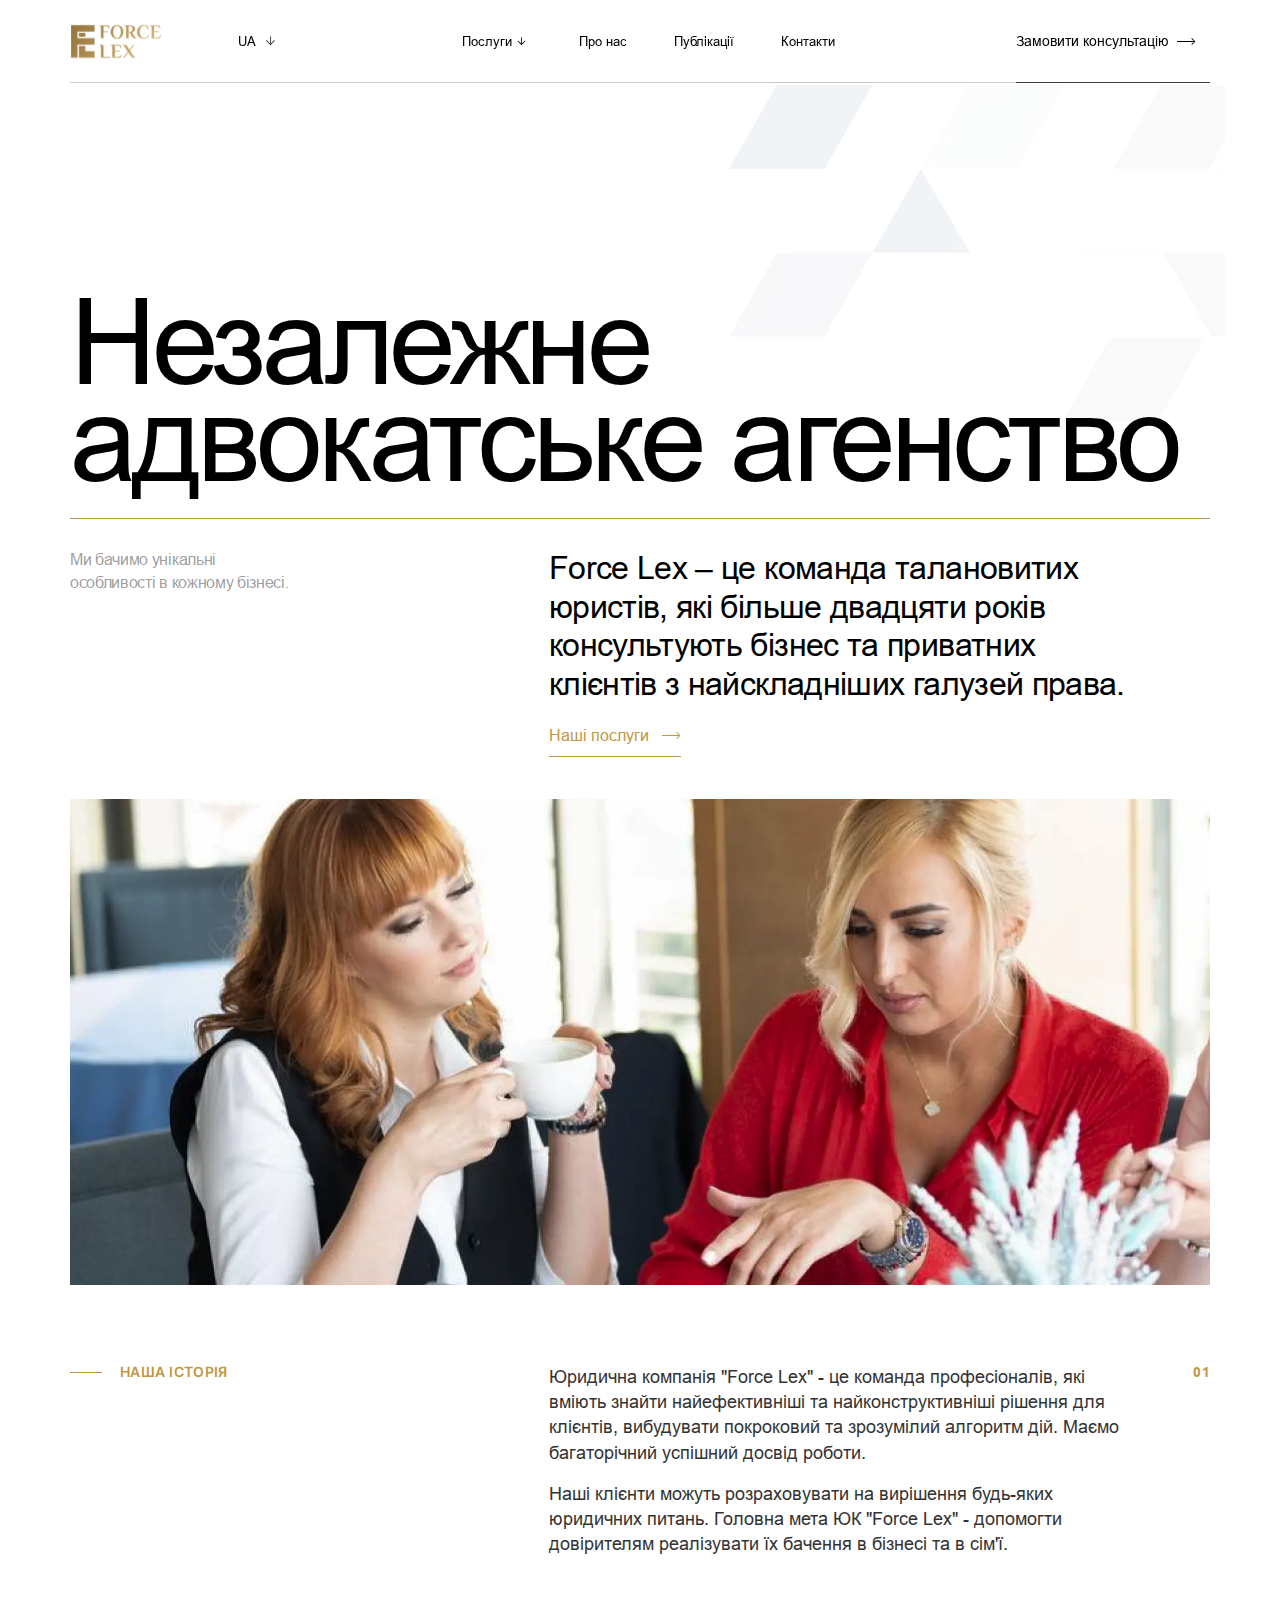
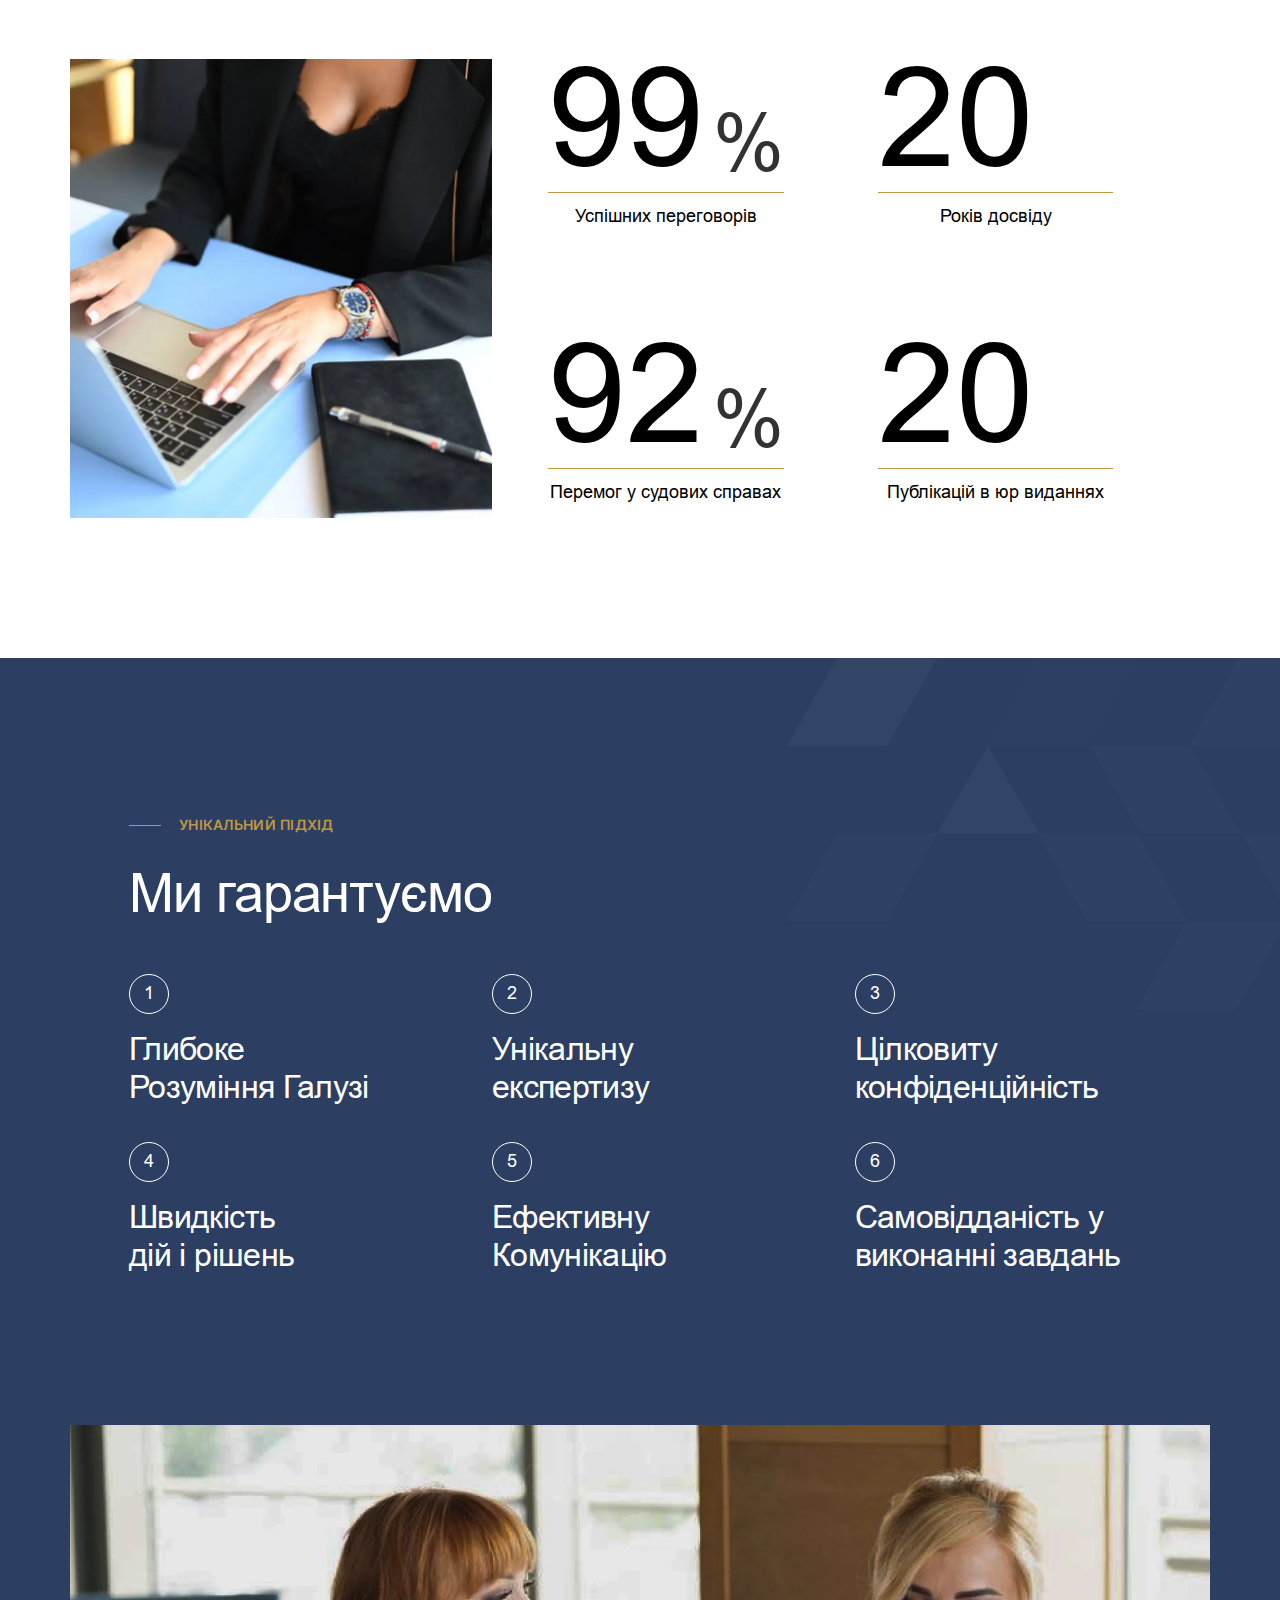
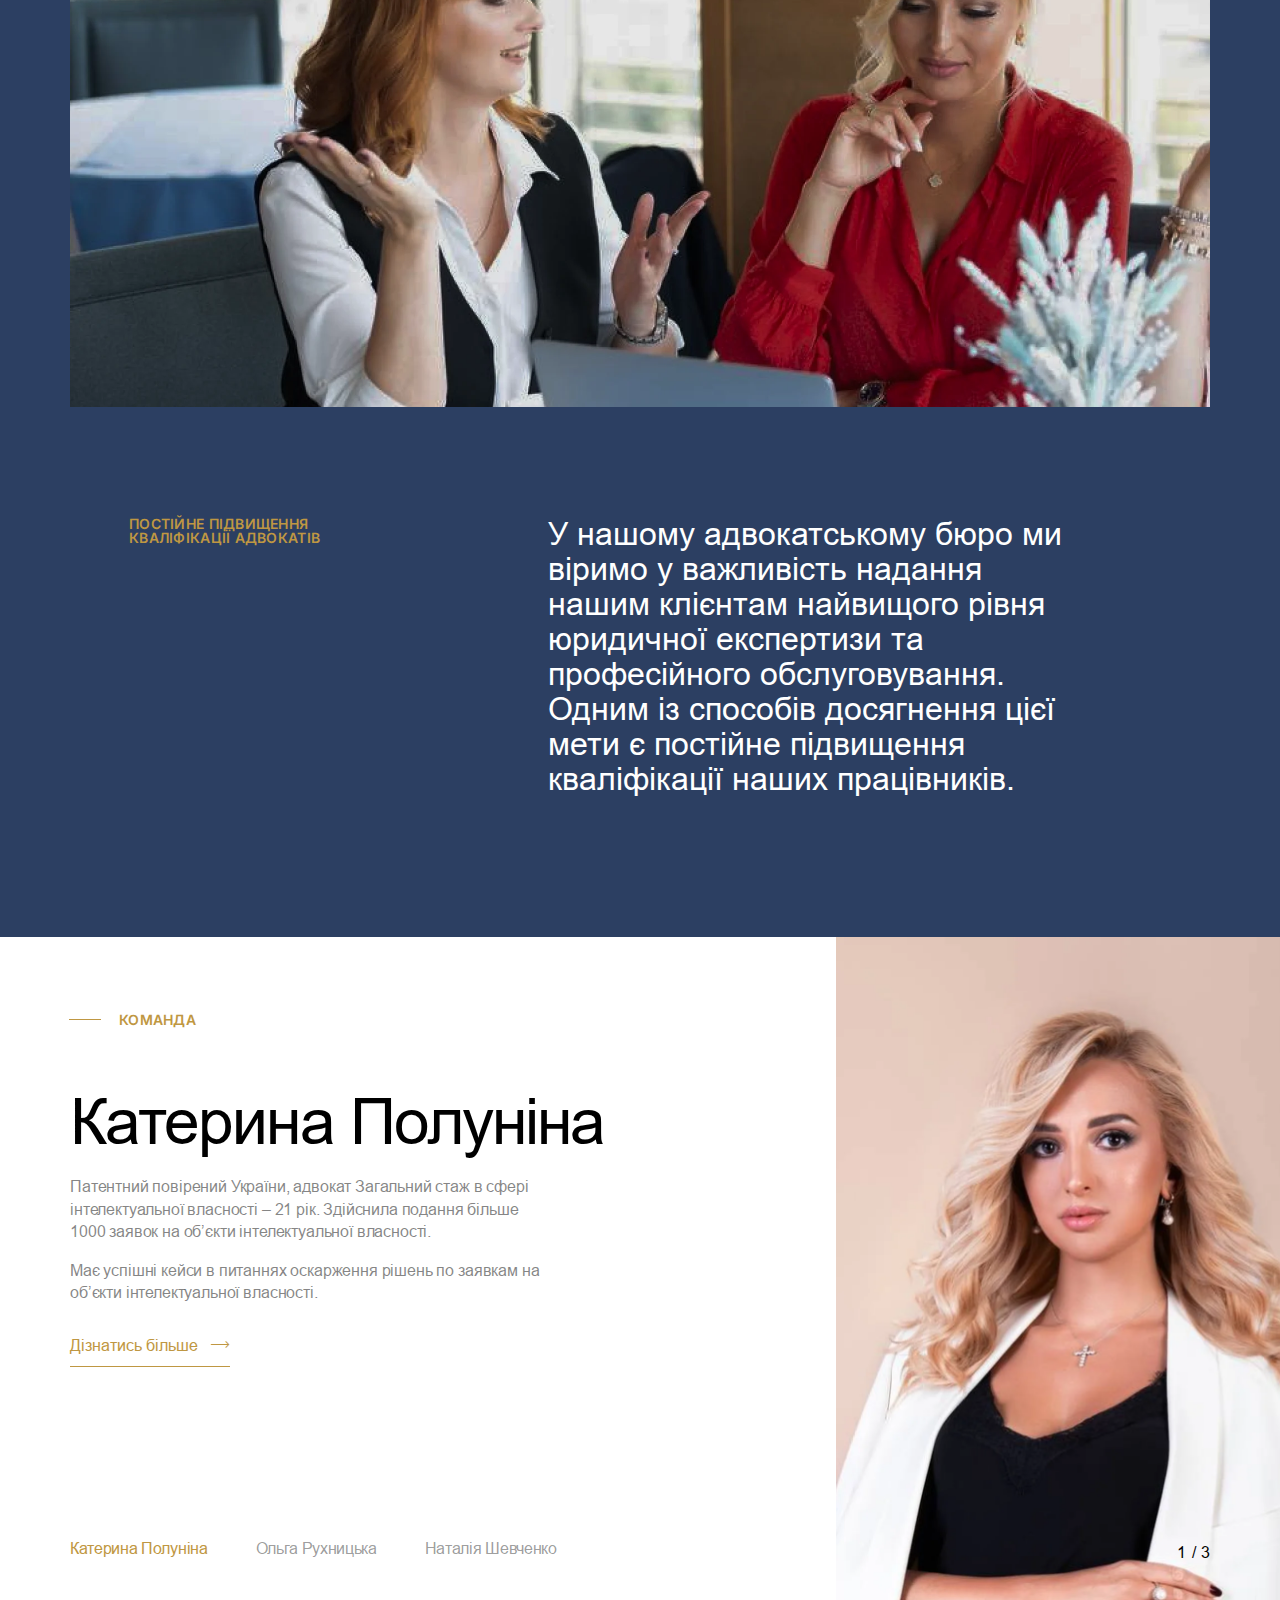
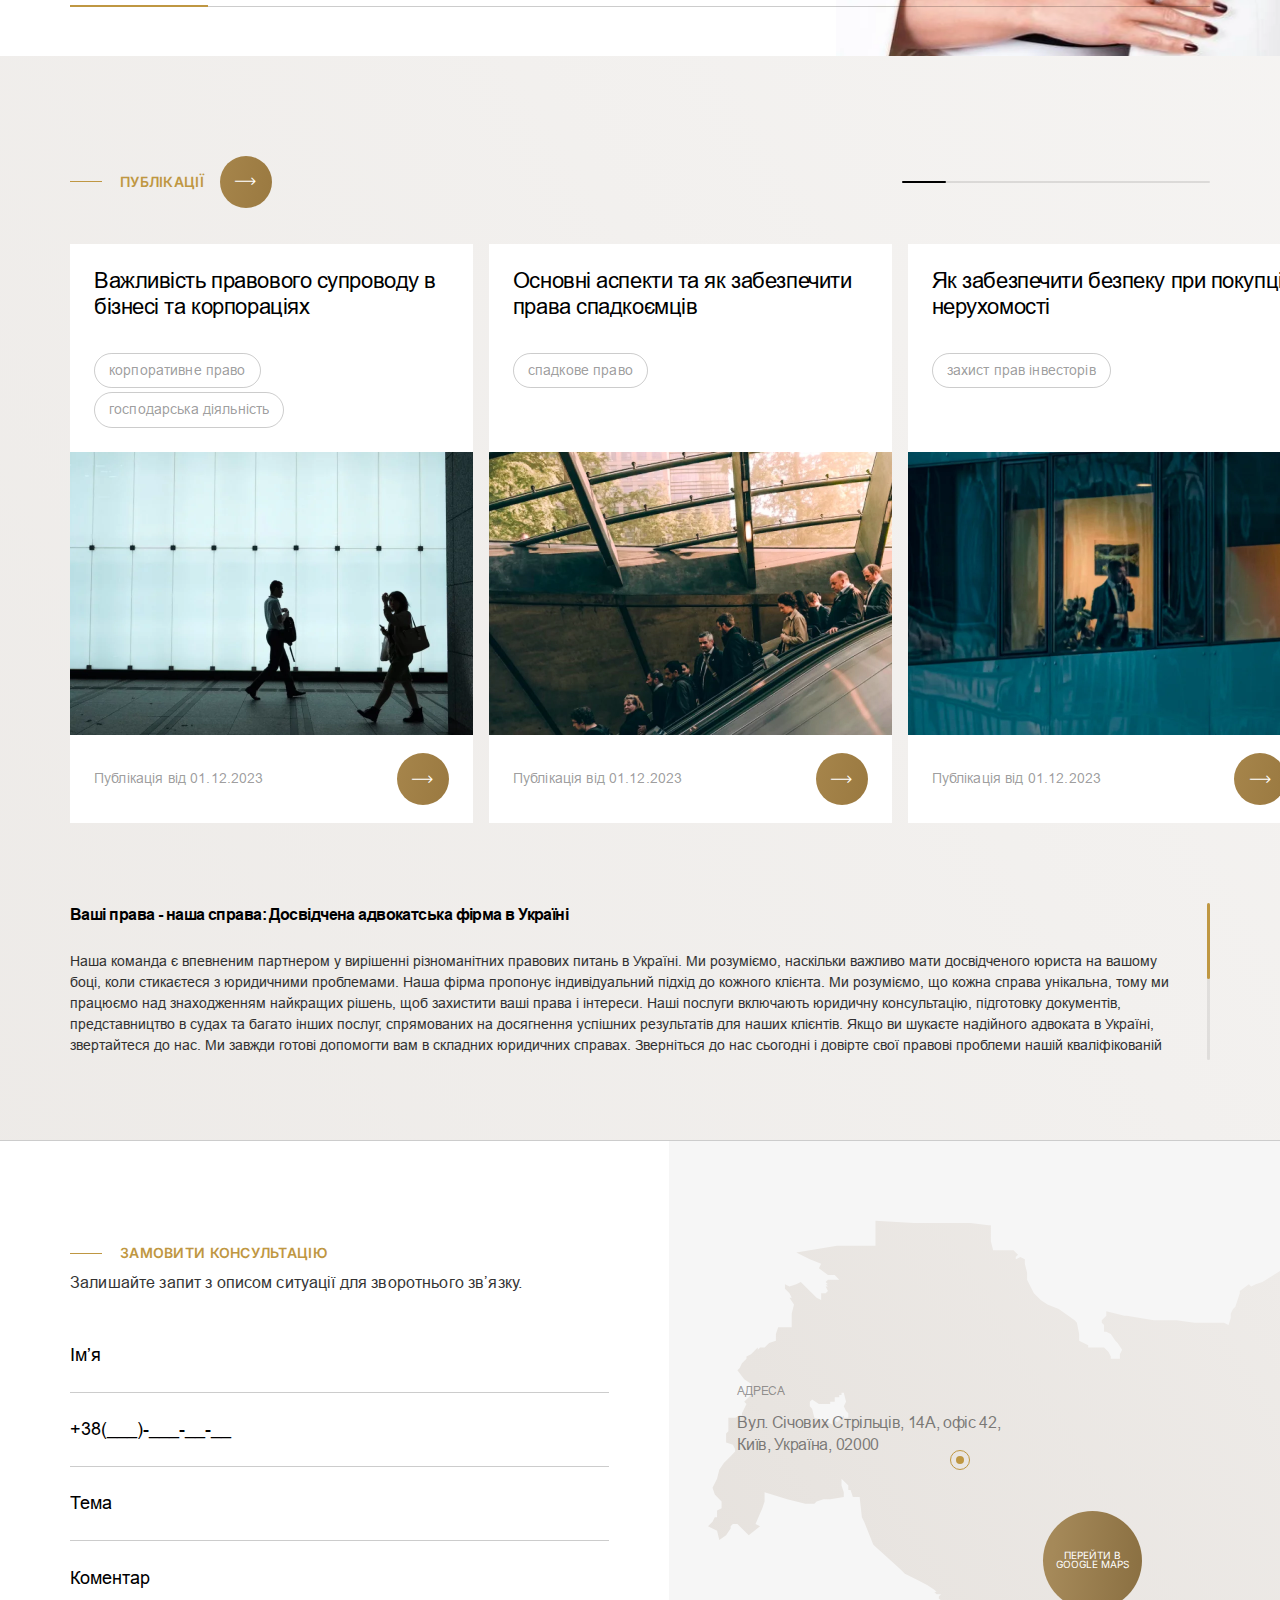
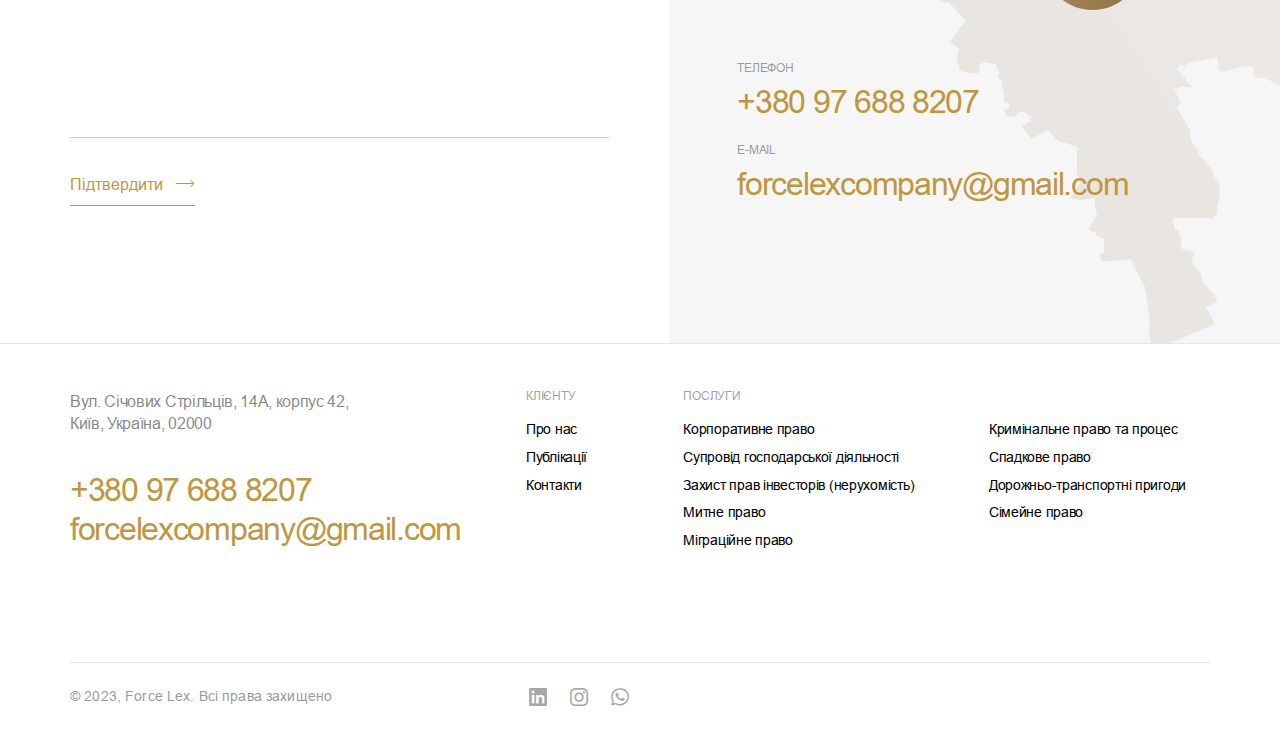
<file: about.html>
<!DOCTYPE html>
<html lang="uk">

<head>
	<title>Про нас</title>
	<meta charset="UTF-8">
	<meta name="format-detection" content="telephone=no">
	<!-- <style>body{opacity: 0;}</style> -->
	<link rel="stylesheet" href="css/style.min.css?_v=20231020195847">
	<link rel="shortcut icon" sizes="32x32" href="favicon.ico">
	<!-- <meta name="robots" content="noindex, nofollow"> -->
	<meta name="viewport" content="width=device-width, initial-scale=1.0">
</head>

<body class="load">
	<div class="wrapper">
		<header data-scroll="60" data-scroll-show class="header">
			<div class="header__container">
				<div class="header__wrap">
					<div class="header__logo--wrap">
						<a href="" class="header__logo">
							<img src="img/main/logo.svg" alt="">
						</a>
						<div data-dropdown-hover class="header__language language">
							<button data-dropdown-button class="language__button _icon-arrow-down" data-value="UA">UA</button>
							<ul data-dropdown-list class="language__list">
								<li data-dropdown-item class="language__item" data-value="UA">
									<a href="">UA</a>
								</li>
								<li data-dropdown-item class="language__item" data-value="RU">
									<a href="">RU</a>
								</li>
							</ul>
							<input type="text" name="select-language" value="" data-dropdown-input class="language__input">
						</div>
					</div>
					<div class="header__block">
						<button type="button" class="header__icon icon-menu"><span></span></button>
						<div data-da=".header,991.98,0" class="header__inner">
							<nav class="header__menu menu">
								<ul class="menu__list">
									<li data-hover class="menu__item menu__item--hover">
										<button data-button class="menu__link menu__link--hover _icon-arrow-down">Послуги</button>
										<div data-list class="menu__spollers menu-spollers">
											<div class="menu-spollers__wrapper">
												<div data-spollers="991.98,max" data-one-spoller class="menu-spollers__body">
													<div class="menu-spollers__column">
														<div class="menu-spollers__title--mob">Усі послуги</div>
														<div class="menu-spollers__pc">
															<h5 class="menu-spollers__title--top">Послуги</h5>
															<p class="menu-spollers__text">Force Lex надає юридичні послуги в найскладніших галузях права.
															</p>
														</div>
													</div>
													<details class="menu-spollers__details">
														<summary data-spoller-close class="menu-spollers__title">Компаніям</summary>
														<ul class="menu-spollers__list">
															<li class="menu-spollers__item">
																<a href="" class="menu-spollers__link"><span>01</span>Корпоративнe право</a>
															</li>
															<li class="menu-spollers__item">
																<a href="" class="menu-spollers__link"><span>02</span>Послуги з питань реєстрації бізнесу</a>
															</li>
															<li class="menu-spollers__item">
																<a href="" class="menu-spollers__link"><span>03</span>Супровід господарської діяльності</a>
															</li>
															<li class="menu-spollers__item">
																<a href="" class="menu-spollers__link"><span>04</span>Захист прав інвесторів
																	(нерухомість)</a>
															</li>
															<li class="menu-spollers__item">
																<a href="" class="menu-spollers__link"><span>05</span>Митне право</a>
															</li>
															<li class="menu-spollers__item">
																<a href="" class="menu-spollers__link"><span>06</span>Міграційне право</a>
															</li>
															<li class="menu-spollers__item">
																<a href="" class="menu-spollers__link"><span>07</span>Кримінальне право та процес</a>
															</li>
														</ul>
													</details>
													<details class="menu-spollers__details">
														<summary data-spoller-close class="menu-spollers__title">Фіз особам</summary>
														<ul class="menu-spollers__list">
															<li class="menu-spollers__item">
																<a href="" class="menu-spollers__link"><span>01</span>Cімейне право</a>
															</li>
															<li class="menu-spollers__item">
																<a href="" class="menu-spollers__link"><span>02</span>Спадкове право</a>
															</li>
															<li class="menu-spollers__item">
																<a href="" class="menu-spollers__link"><span>03</span>Дорожньо-транспортні пригоди</a>
															</li>
															<li class="menu-spollers__item">
																<a href="" class="menu-spollers__link"><span>04</span>Кримінальне право та процес</a>
															</li>
															<li class="menu-spollers__item">
																<a href="" class="menu-spollers__link"><span>05</span>Трудові правовідносини</a>
															</li>
															<li class="menu-spollers__item">
																<a href="" class="menu-spollers__link"><span>06</span>Нерухомість</a>
															</li>
														</ul>
													</details>
													<div class="menu-spollers__image">
														<picture><source srcset="img/main/menu-photo.webp" type="image/webp"><img src="img/main/menu-photo.jpg" alt=""></picture>
													</div>
												</div>
											</div>
										</div>
									</li>
									<li class="menu__item">
										<a href="#about" id="about-id" class="menu__link">Про нас</a>
									</li>
									<li class="menu__item">
										<a href="publications.html" class="menu__link">Публікації</a>
									</li>
									<li class="menu__item">
										<a href="contacts.html" class="menu__link">Контакти</a>
									</li>
								</ul>
							</nav>
							<div class="header__info">
								<div class="header__language-mob language-mob">
									<input checked class="language-mob__radio" type="radio" id="select-ua" name="select_language-mob">
									<label for="select-ua">
										<a href="" class="language-mob__link select-ua">UA</a>
									</label>
									<input class="language-mob__radio" type="radio" id="select-ru" name="select_language-mob">
									<label for="select-ru">
										<a href="" class="language-mob__link select-ru">RU</a>
									</label>
								</div>
								<div class="header__row">
									<div class="header__contacts">
										<a href="tel:+380 97 688 8207" class="header__contacts--link">+380 97 688 8207</a>
										<a href="mailto:forcelexcompany@gmail.com" class="header__contacts--link">forcelexcompany@gmail.com</a>
									</div>
									<div class="header__address">Вул. Січових Стрільців, 14А, корпус 42, Київ, Україна, 02000</div>
								</div>
							</div>
						</div>
					</div>
					<a href="" data-popup="#popup" class="header__contact--btn _icon-arrow-1">Замовити консультацію</a>
				</div>
		</header>
		<main>
			<section id="include" class="page-about">
				<div class="page-about__container">
					<h1 class="page-about__title--top">Незалежне адвокатське агенство</h1>
					<div class="page-about__inner">
						<div class="page-about__row">
							<p class="page-about__row--text">Ми бачимо унікальні особливості в кожному бізнесі.</p>
							<div class="page-about__content">
								<h5 class="page-about__row--title">Force Lex – це команда талановитих юристів, які більше двадцяти років консультують бізнес та приватних клієнтів з найскладніших галузей права.</h5>
								<a href="" class="page-about__link--btn _icon-arrow-1">Наші послуги</a>
							</div>
						</div>
						<div class="page-about__image--top">
							<picture><source srcset="img/about/photo-02.webp" type="image/webp"><img src="img/about/photo-02.png" alt=""></picture>
						</div>
					</div>
				</div>
			</section>
			<section class="history">
				<div class="history__container">
					<div class="history__wrapper">
						<div class="history__row row">
							<p class="row__descr--title">Наша історія</p>
							<div class="row__count">01</div>
						</div>
						<div class="history__content">
							<p class="history__text">Юридична компанія "Force Lex" - це команда професіоналів, які вміють знайти найефективніші та найконструктивніші рішення для клієнтів, вибудувати покроковий та зрозумілий алгоритм дій. Маємо багаторічний успішний досвід роботи.</p>
							<p class="history__text">Наші клієнти можуть розраховувати на вирішення будь-яких юридичних питань. Головна мета ЮК "Force Lex" - допомогти довірителям реалізувати їх бачення в бізнесі та в сім'ї.</p>
						</div>
						<div class="history__info">
							<div class="history__image">
								<picture><source srcset="img/about/photo-03.webp" type="image/webp"><img src="img/about/photo-03.png" alt=""></picture>
							</div>
							<div class="history__stat stat-about">
								<div data-watch class="history__wrap">
									<div class="stat-about__item">
										<div class="stat-about__row">
											<div data-digits-counter class="stat-about__count">99</div>
											<div class="stat-about__per">%</div>
										</div>
										<p class="stat-about__info">Успішних переговорів</p>
									</div>
								</div>
								<div data-watch class="history__wrap">
									<div class="stat-about__item">
										<div class="stat-about__row">
											<div data-digits-counter class="stat-about__count">20</div>
											<div class="stat-about__per"></div>
										</div>
										<p class="stat-about__info">Років досвіду</p>
									</div>
								</div>
								<div data-watch class="history__wrap">
									<div class="stat-about__item">
										<div class="stat-about__row">
											<div data-digits-counter class="stat-about__count">92</div>
											<div class="stat-about__per">%</div>
										</div>
										<p class="stat-about__info">Перемог у судових справах</p>
									</div>
								</div>
								<div data-watch class="history__wrap">
									<div class="stat-about__item">
										<div class="stat-about__row">
											<div data-digits-counter class="stat-about__count">20</div>
											<div class="stat-about__per"></div>
										</div>
										<p class="stat-about__info">Публікацій в юр виданнях</p>
									</div>
								</div>
							</div>
						</div>
					</div>
				</div>
			</section>
			<section class="advantages">
				<div class="advantages__container">
					<div class="advantages__top">
						<p class="advantages__descr--title">Унікальний підхід</p>
						<h3 class="advantages__title">Ми гарантуємо</h3>
						<ul class="advantages__list">
							<li class="advantages__item">
								<h5 class="advantages__item--title"><span>1</span>Глибоке<br>Розуміння Галузі</h5>
							</li>
							<li class="advantages__item">
								<h5 class="advantages__item--title"><span>2</span>Унікальну експертизу</h5>
							</li>
							<li class="advantages__item">
								<h5 class="advantages__item--title"><span>3</span>Цілковиту конфіденційність</h5>
							</li>
							<li class="advantages__item">
								<h5 class="advantages__item--title"><span>4</span>Швидкість<br>дій і рішень</h5>
							</li>
							<li class="advantages__item">
								<h5 class="advantages__item--title"><span>5</span>Ефективну Комунікацію</h5>
							</li>
							<li class="advantages__item">
								<h5 class="advantages__item--title"><span>6</span>Самовідданість у виконанні завдань</h5>
							</li>
						</ul>
					</div>
					<div class="advantages__image">
						<picture><source srcset="img/home/about-bg.webp" type="image/webp"><img src="img/home/about-bg.png" alt=""></picture>
					</div>
					<div class="advantages__bottom">
						<p class="advantages__descr--title">Постійне підвищення кваліфікації адвокатів</p>
						<h5 class="advantages__title--bottom">У нашому адвокатському бюро ми віримо у важливість надання нашим клієнтам найвищого рівня юридичної експертизи та професійного обслуговування. Одним із способів досягнення цієї мети є постійне підвищення кваліфікації наших працівників.</h5>
					</div>
				</div>
			</section>
			<section class="team">
				<div class="team__container">
					<p class="team__descr--title">Команда</p>
					<div class="team__wrapper">
						<div class="team__count--wrap">
							<div class="team__count--row">
								<div class="team__count-1">1</div>
								<span>/</span>
								<div class="team__count-5">3</div>
							</div>
						</div>
						<div data-tabs class="team__tabs tabs-team">
							<nav data-tabs-titles class="tabs-team__navigation">
								<button type="button" class="tabs-team__title _tab-active">Катерина Полуніна</button>
								<button type="button" class="tabs-team__title">Ольга Рухницька</button>
								<button type="button" class="tabs-team__title">Наталія Шевченко</button>
							</nav>
							<div data-tabs-body class="tabs-team__content">
								<div class="tabs-team__body">
									<div class="tabs-team__inner">
										<div class="tabs-team__info">
											<h3 class="tabs-team__name">Катерина Полуніна</h3>
											<div class="tabs-team__wrap">
												<p class="tabs-team__text">Патентний повірений України, адвокат Загальний стаж в сфері
													інтелектуальної власності – 21 рік. Здійснила подання більше 1000 заявок на об’єкти
													інтелектуальної власності.</p>
												<p class="tabs-team__text">Має успішні кейси в питаннях оскарження рішень
													по заявкам на об’єкти інтелектуальної власності.</p>
											</div>
											<a href="" class="tabs-team__link--btn _icon-arrow-1">Дізнатись більше</a>
										</div>
										<div class="tabs-team__image">
											<picture><source srcset="img/home/Team1.webp" type="image/webp"><img src="img/home/Team1.png" alt=""></picture>
										</div>
									</div>
								</div>
								<div class="tabs-team__body">
									<div class="tabs-team__inner">
										<div class="tabs-team__info">
											<h3 class="tabs-team__name">Наталія Шевченко</h3>
											<div class="tabs-team__wrap">
												<p class="tabs-team__text">Патентний повірений України, адвокат Загальний стаж в сфері
													інтелектуальної власності – 21 рік. Здійснила подання більше 1000 заявок на об’єкти
													інтелектуальної власності.</p>
												<p class="tabs-team__text">Має успішні кейси в питаннях оскарження рішень
													по заявкам на об’єкти інтелектуальної власності.</p>
											</div>
											<a href="" class="tabs-team__link--btn _icon-arrow-1">Дізнатись більше</a>
										</div>
										<div class="tabs-team__image">
											<picture><source srcset="img/home/Team2.webp" type="image/webp"><img src="img/home/Team2.png" alt=""></picture>
										</div>
									</div>
								</div>
								<div class="tabs-team__body">
									<div class="tabs-team__inner">
										<div class="tabs-team__info">
											<h3 class="tabs-team__name">Катерина Полуніна</h3>
											<div class="tabs-team__wrap">
												<p class="tabs-team__text">Патентний повірений України, адвокат Загальний стаж в сфері
													інтелектуальної власності – 21 рік. Здійснила подання більше 1000 заявок на об’єкти
													інтелектуальної власності.</p>
												<p class="tabs-team__text">Має успішні кейси в питаннях оскарження рішень
													по заявкам на об’єкти інтелектуальної власності.</p>
											</div>
											<a href="" class="tabs-team__link--btn _icon-arrow-1">Дізнатись більше</a>
										</div>
										<div class="tabs-team__image">
											<picture><source srcset="img/home/Team1.webp" type="image/webp"><img src="img/home/Team1.png" alt=""></picture>
										</div>
									</div>
								</div>
							</div>
						</div>
						<div class="team__mob">
							<div class="team__item">
								<div class="team__image">
									<picture><source srcset="img/home/Team1.webp" type="image/webp"><img src="img/home/Team1.png" alt=""></picture>
								</div>
								<div class="team__content">
									<div class="team__content--top">
										<h4 class="team__title">Катерина Полуніна</h4>
										<p class="team__text">Патентний повірений України, адвокат Загальний стаж в сфері інтелектуальної
											власності – 21 рік. Здійснила подання більше 1000 заявок на об’єкти інтелектуальної
											власності.</p>
									</div>
									<a href="" class="team__link--btn _icon-arrow-1">Дізнатись більше</a>
								</div>
							</div>
							<div class="team__item">
								<div class="team__image">
									<picture><source srcset="img/home/Team2.webp" type="image/webp"><img src="img/home/Team2.png" alt=""></picture>
								</div>
								<div class="team__content">
									<div class="team__content--top">
										<h4 class="team__title">Наталія Шевченко</h4>
										<p class="team__text">Патентний повірений України, адвокат Загальний стаж в сфері інтелектуальної
											власності – 21 рік. Здійснила подання більше 1000 заявок на об’єкти інтелектуальної власності.</p>
									</div>
									<a href="" class="team__link--btn _icon-arrow-1">Дізнатись більше</a>
								</div>
							</div>
						</div>
					</div>
				</div>
			</section>
			<section class="publications-block">
				<div class="publications-block__container">
					<div class="publications-block__row">
						<a href="" class="publications-block__descr--title">Публікації</a>
						<div class="publications-block__swiper-pagination swiper-pagination"></div>
					</div>
					<div class="publications-block__slider swiper baron--sw">
						<div class="publications-block__wrapper swiper-wrapper baron__scroller--sw">
							<a href="" class="publications-block__slide swiper-slide">
								<div class="publications-block__top">
									<h6 class="publications-block__title">Важливість правового супроводу в бізнесі та корпораціях</h6>
									<div class="publications-block__tags">
										<div class="publications-block__tag">корпоративне право</div>
										<div class="publications-block__tag">господарська діяльність</div>
									</div>
								</div>
								<div class="publications-block__bottom">
									<div class="publications-block__image">
										<picture><source srcset="img/publications/photo-01.webp" type="image/webp"><img src="img/publications/photo-01.jpg" alt=""></picture>
									</div>
									<div class="publications-block__footer">
										<p class="publications-block__date"><span>Публікація</span> від 01.12.2023</p>
										<div class="publications-block__arrow _icon-arrow-1"></div>
									</div>
								</div>
							</a>
							<a href="" class="publications-block__slide swiper-slide">
								<div class="publications-block__top">
									<h6 class="publications-block__title">Основні аспекти та як забезпечити права спадкоємців</h6>
									<div class="publications-block__tags">
										<div class="publications-block__tag">спадкове право</div>
									</div>
								</div>
								<div class="publications-block__bottom">
									<div class="publications-block__image">
										<picture><source srcset="img/publications/photo-02.webp" type="image/webp"><img src="img/publications/photo-02.jpg" alt=""></picture>
									</div>
									<div class="publications-block__footer">
										<p class="publications-block__date"><span>Публікація</span> від 01.12.2023</p>
										<div class="publications-block__arrow _icon-arrow-1"></div>
									</div>
								</div>
							</a>
							<a href="" class="publications-block__slide swiper-slide">
								<div class="publications-block__top">
									<h6 class="publications-block__title">Як забезпечити безпеку при покупці нерухомості</h6>
									<div class="publications-block__tags">
										<div class="publications-block__tag">захист прав інвесторів</div>
									</div>
								</div>
								<div class="publications-block__bottom">
									<div class="publications-block__image">
										<picture><source srcset="img/publications/photo-03.webp" type="image/webp"><img src="img/publications/photo-03.jpg" alt=""></picture>
									</div>
									<div class="publications-block__footer">
										<p class="publications-block__date"><span>Публікація</span> від 01.12.2023</p>
										<div class="publications-block__arrow _icon-arrow-1"></div>
									</div>
								</div>
							</a>
							<a href="" class="publications-block__slide swiper-slide">
								<div class="publications-block__top">
									<h6 class="publications-block__title">Основні аспекти та як забезпечити права спадкоємців</h6>
									<div class="publications-block__tags">
										<div class="publications-block__tag">спадкове право</div>
									</div>
								</div>
								<div class="publications-block__bottom">
									<div class="publications-block__image">
										<picture><source srcset="img/publications/photo-02.webp" type="image/webp"><img src="img/publications/photo-02.jpg" alt=""></picture>
									</div>
									<div class="publications-block__footer">
										<p class="publications-block__date"><span>Публікація</span> від 01.12.2023</p>
										<div class="publications-block__arrow _icon-arrow-1"></div>
									</div>
								</div>
							</a>
							<a href="" class="publications-block__slide swiper-slide">
								<div class="publications-block__top">
									<h6 class="publications-block__title">Як забезпечити безпеку при покупці нерухомості</h6>
									<div class="publications-block__tags">
										<div class="publications-block__tag">захист прав інвесторів</div>
									</div>
								</div>
								<div class="publications-block__bottom">
									<div class="publications-block__image">
										<picture><source srcset="img/publications/photo-03.webp" type="image/webp"><img src="img/publications/photo-03.jpg" alt=""></picture>
									</div>
									<div class="publications-block__footer">
										<p class="publications-block__date"><span>Публікація</span> від 01.12.2023</p>
										<div class="publications-block__arrow _icon-arrow-1"></div>
									</div>
								</div>
							</a>
							<a href="" class="publications-block__slide swiper-slide">
								<div class="publications-block__top">
									<h6 class="publications-block__title">Як забезпечити безпеку при покупці нерухомості</h6>
									<div class="publications-block__tags">
										<div class="publications-block__tag">захист прав інвесторів</div>
									</div>
								</div>
								<div class="publications-block__bottom">
									<div class="publications-block__image">
										<picture><source srcset="img/publications/photo-03.webp" type="image/webp"><img src="img/publications/photo-03.jpg" alt=""></picture>
									</div>
									<div class="publications-block__footer">
										<p class="publications-block__date"><span>Публікація</span> від 01.12.2023</p>
										<div class="publications-block__arrow _icon-arrow-1"></div>
									</div>
								</div>
							</a>
							<a href="" class="publications-block__slide swiper-slide">
								<div class="publications-block__top">
									<h6 class="publications-block__title">Основні аспекти та як забезпечити права спадкоємців</h6>
									<div class="publications-block__tags">
										<div class="publications-block__tag">спадкове право</div>
									</div>
								</div>
								<div class="publications-block__bottom">
									<div class="publications-block__image">
										<picture><source srcset="img/publications/photo-02.webp" type="image/webp"><img src="img/publications/photo-02.jpg" alt=""></picture>
									</div>
									<div class="publications-block__footer">
										<p class="publications-block__date"><span>Публікація</span> від 01.12.2023</p>
										<div class="publications-block__arrow _icon-arrow-1"></div>
									</div>
								</div>
							</a>
							<a href="" class="publications-block__slide swiper-slide">
								<div class="publications-block__top">
									<h6 class="publications-block__title">Як забезпечити безпеку при покупці нерухомості</h6>
									<div class="publications-block__tags">
										<div class="publications-block__tag">захист прав інвесторів</div>
									</div>
								</div>
								<div class="publications-block__bottom">
									<div class="publications-block__image">
										<picture><source srcset="img/publications/photo-03.webp" type="image/webp"><img src="img/publications/photo-03.jpg" alt=""></picture>
									</div>
									<div class="publications-block__footer">
										<p class="publications-block__date"><span>Публікація</span> від 01.12.2023</p>
										<div class="publications-block__arrow _icon-arrow-1"></div>
									</div>
								</div>
							</a>
						</div>
						<div class="baron__wr--sw">
							<div class="baron__track--sw">
								<div class="baron__bar--sw"></div>
							</div>
						</div>
					</div>
				</div>
				<div class="content__container">
					<div class="content__wrapper baron">
						<div class="content__body baron__scroller">
							<p><b>Ваші права - наша справа: Досвідчена адвокатська фірма в Україні</b></p>
							<p>Наша команда є впевненим партнером у вирішенні різноманітних правових питань в Україні. Ми розуміємо,
								наскільки важливо мати досвідченого юриста на вашому боці, коли стикаєтеся з юридичними проблемами. Наша
								фірма пропонує індивідуальний підхід до кожного клієнта. Ми розуміємо, що кожна справа унікальна, тому
								ми
								працюємо над знаходженням найкращих рішень, щоб захистити ваші права і інтереси. Наші послуги включають
								юридичну консультацію, підготовку документів, представництво в судах та багато інших послуг, спрямованих
								на досягнення успішних результатів для наших клієнтів. Якщо ви шукаєте надійного адвоката в Україні,
								звертайтеся до нас. Ми завжди готові допомогти вам в складних юридичних справах. Зверніться до нас
								сьогодні і довірте свої правові проблеми нашій кваліфікованій команді адвокатів.</p>
							<p>Наша команда є впевненим партнером у вирішенні різноманітних правових питань в Україні. Ми розуміємо,
								наскільки важливо мати досвідченого юриста на вашому боці, коли стикаєтеся з юридичними проблемами. Наша
								фірма пропонує індивідуальний підхід до кожного клієнта. Ми розуміємо, що кожна справа унікальна, тому
								ми
								працюємо над знаходженням найкращих рішень, щоб захистити ваші права і інтереси. Наші послуги включають
								юридичну консультацію, підготовку документів, представництво в судах та багато інших послуг, спрямованих
								на досягнення успішних результатів для наших клієнтів. Якщо ви шукаєте надійного адвоката в Україні,
								звертайтеся до нас. Ми завжди готові допомогти вам в складних юридичних справах. Зверніться до нас
								сьогодні і довірте свої правові проблеми нашій кваліфікованій команді адвокатів.</p>
						</div>
						<div class="baron__track">
							<div class="baron__bar"></div>
						</div>
					</div>
				</div>
			</section>
			<section id="block-form" class="form-block">
				<div class="form-block__container">
					<div class="form-block__wrapper">
						<form action="" data-goto-error class="form-block__column--form">
							<div class="form-block__tab">
								<p class="form-block__descr--title">замовити консультацію</p>
								<p class="form-block__text">Залишайте запит з описом ситуації для зворотнього звʼязку.</p>
							</div>
							<div class="form-block__tab--form">
								<div class="form-block__inner">
									<div class="form-block__item">
										<input name="name" type="text" placeholder="Імʼя" class="form-block__input">
									</div>
									<div class="form-block__item">
										<input data-error="Введіть номер телефону, щоб продовжити" data-required="phone" data-validate name="phone" type="tel" placeholder="+38(___)-___-__-__" class="form-block__input phone-mask">
									</div>
									<div class="form-block__item">
										<input name="theme" type="text" placeholder="Тема" class="form-block__input">
									</div>
									<div class="form-block__item">
										<textarea class="form-block__textarea" name="comment" placeholder="Коментар"></textarea>
									</div>
								</div>
								<button type="submit" class="form-block__link--btn _icon-arrow-1">Підтвердити</button>
							</div>
						</form>
						<div class="form-block__column">
							<div class="form-block__content">
								<div class="form-block__content--address">
									<div class="form-block__label">адреса</div>
									<div class="form-block__address">Вул. Січових Стрільців, 14А, офіс 42, Київ, Україна, 02000</div>
								</div>
								<div class="form-block__map--wrap">
									<a href="https://maps.app.goo.gl/JDqRAp4ExVZRtRMS9" target="_blank" class="form-block__map">перейти в
										Google
										Maps</a>
								</div>
								<div class="form-block__bottom">
									<div class="form-block__content--item">
										<div class="form-block__label">Телефон</div>
										<a href="tel:+380976888207" class="form-block__link">+380 97 688 8207</a>
									</div>
									<div class="form-block__content--item">
										<div class="form-block__label">e-mail</div>
										<a href="mailto:forcelexcompany@gmail.com" class="form-block__link">forcelexcompany@gmail.com</a>
									</div>
								</div>
							</div>
							<div class="form-block__image">
								<img src="img/other/map.svg" alt="">
							</div>
						</div>
					</div>
				</div>
			</section>
		</main>
		<footer class="footer">
			<div class="footer__container">
				<div class="footer__main">
					<div class="footer__info">
						<div class="footer__address">Вул. Січових Стрільців, 14А, корпус 42, Київ, Україна, 02000</div>
						<div class="footer__contacts">
							<a href="tel:+380 97 688 8207" class="footer__contacts--link">+380 97 688 8207</a>
							<a href="mailto:forcelexcompany@gmail.com" class="footer__contacts--link">forcelexcompany@gmail.com</a>
						</div>
					</div>
					<nav class="footer__nav">
						<div class="footer__column">
							<div class="footer__title">Клієнту</div>
							<ul class="footer__list">
								<li class="footer__item">
									<a href="" class="footer__link">Про нас</a>
								</li>
								<li class="footer__item">
									<a href="" class="footer__link">Публікації</a>
								</li>
								<li class="footer__item">
									<a href="" class="footer__link">Контакти</a>
								</li>
							</ul>
						</div>
						<div class="footer__column">
							<div class="footer__title">Послуги</div>
							<div class="footer__column--wrap">
								<ul class="footer__list">
									<li class="footer__item">
										<a href="" class="footer__link">Корпоративнe право</a>
									</li>
									<li class="footer__item">
										<a href="" class="footer__link">Супровід господарської діяльності</a>
									</li>
									<li class="footer__item">
										<a href="" class="footer__link">Захист прав інвесторів (нерухомість)</a>
									</li>
									<li class="footer__item">
										<a href="" class="footer__link">Митне право</a>
									</li>
									<li class="footer__item">
										<a href="" class="footer__link">Міграційне право</a>
									</li>
								</ul>
								<ul class="footer__list">
									<li class="footer__item">
										<a href="" class="footer__link">Кримінальне право та процес</a>
									</li>
									<li class="footer__item">
										<a href="" class="footer__link">Спадкове право</a>
									</li>
									<li class="footer__item">
										<a href="" class="footer__link">Дорожньо-транспортні пригоди</a>
									</li>
									<li class="footer__item">
										<a href="" class="footer__link">Сімейне право</a>
									</li>
								</ul>
							</div>
						</div>
					</nav>
				</div>
				<div class="footer__wrapper">
					<p class="footer__allright">© 2023, Force Lex. Всі права захищено</p>
					<div class="footer__socials">
						<a href="" class="footer__socials--link _icon-linkedin"></a>
						<a href="" class="footer__socials--link _icon-instagram"></a>
						<a href="" class="footer__socials--link _icon-whatsapp"></a>
					</div>
				</div>
			</div>
		</footer>
	</div>
	<div id="popup" aria-hidden="true" class="popup">
		<div class="popup__wrapper">
			<div class="popup__content">
				<div class="popup__top">
					<button data-close type="button" class="popup__close _icon-close"></button>
				</div>
				<form action="" data-dev class="popup__form-block form-block__column--form">
					<div class="form-block__tab">
						<h6 class="form-block__title">Замовити консультацію</h6>
						<p class="form-block__text">Залишайте запит з описом ситуації для зворотнього звʼязку.</p>
					</div>
					<div class="form-block__tab--form">
						<div class="form-block__inner">
							<div class="form-block__item">
								<input name="name" type="text" placeholder="Імʼя" class="form-block__input">
							</div>
							<div class="form-block__item">
								<input data-error="Введіть номер телефону, щоб продовжити" data-required="phone" data-validate name="phone" type="tel" placeholder="+38(___)-___-__-__" class="form-block__input phone-mask">
							</div>
							<div class="form-block__item">
								<textarea class="form-block__textarea" name="comment" placeholder="Коментар"></textarea>
							</div>
						</div>
						<button type="submit" class="form-block__link--btn _icon-arrow-1">Підтвердити</button>
					</div>
				</form>
			</div>
		</div>
	</div>
	<script src="js/app.min.js?_v=20231020195847"></script>
	<script>
		// //  Первый код удалить, расскомментировать второй код, для правильного перехода по якорям

		// window.addEventListener('load', function () {
		//   var main = document.getElementById('main');
		//   if (!main) {
		//     document.getElementById('services-id').href = "index.html#services";
		//     document.getElementById('about-id').href = "index.html#about";
		//     document.getElementById('process-id').href = "index.html#process";
		//   }
		// });

		// // window.addEventListener('load', function () {
		// //   var main = document.getElementById('main');
		// //   if (!main) {
		// //     var indexRoute = "{{ route('index') }}";
		// //     document.getElementById('services-id').href = indexRoute + "#services";
		// //     document.getElementById('about-id').href = indexRoute + "#about";
		// //     document.getElementById('process-id').href = indexRoute + "#process";
		// //   }
		// // });
	</script>
</body>

</html>
</file>
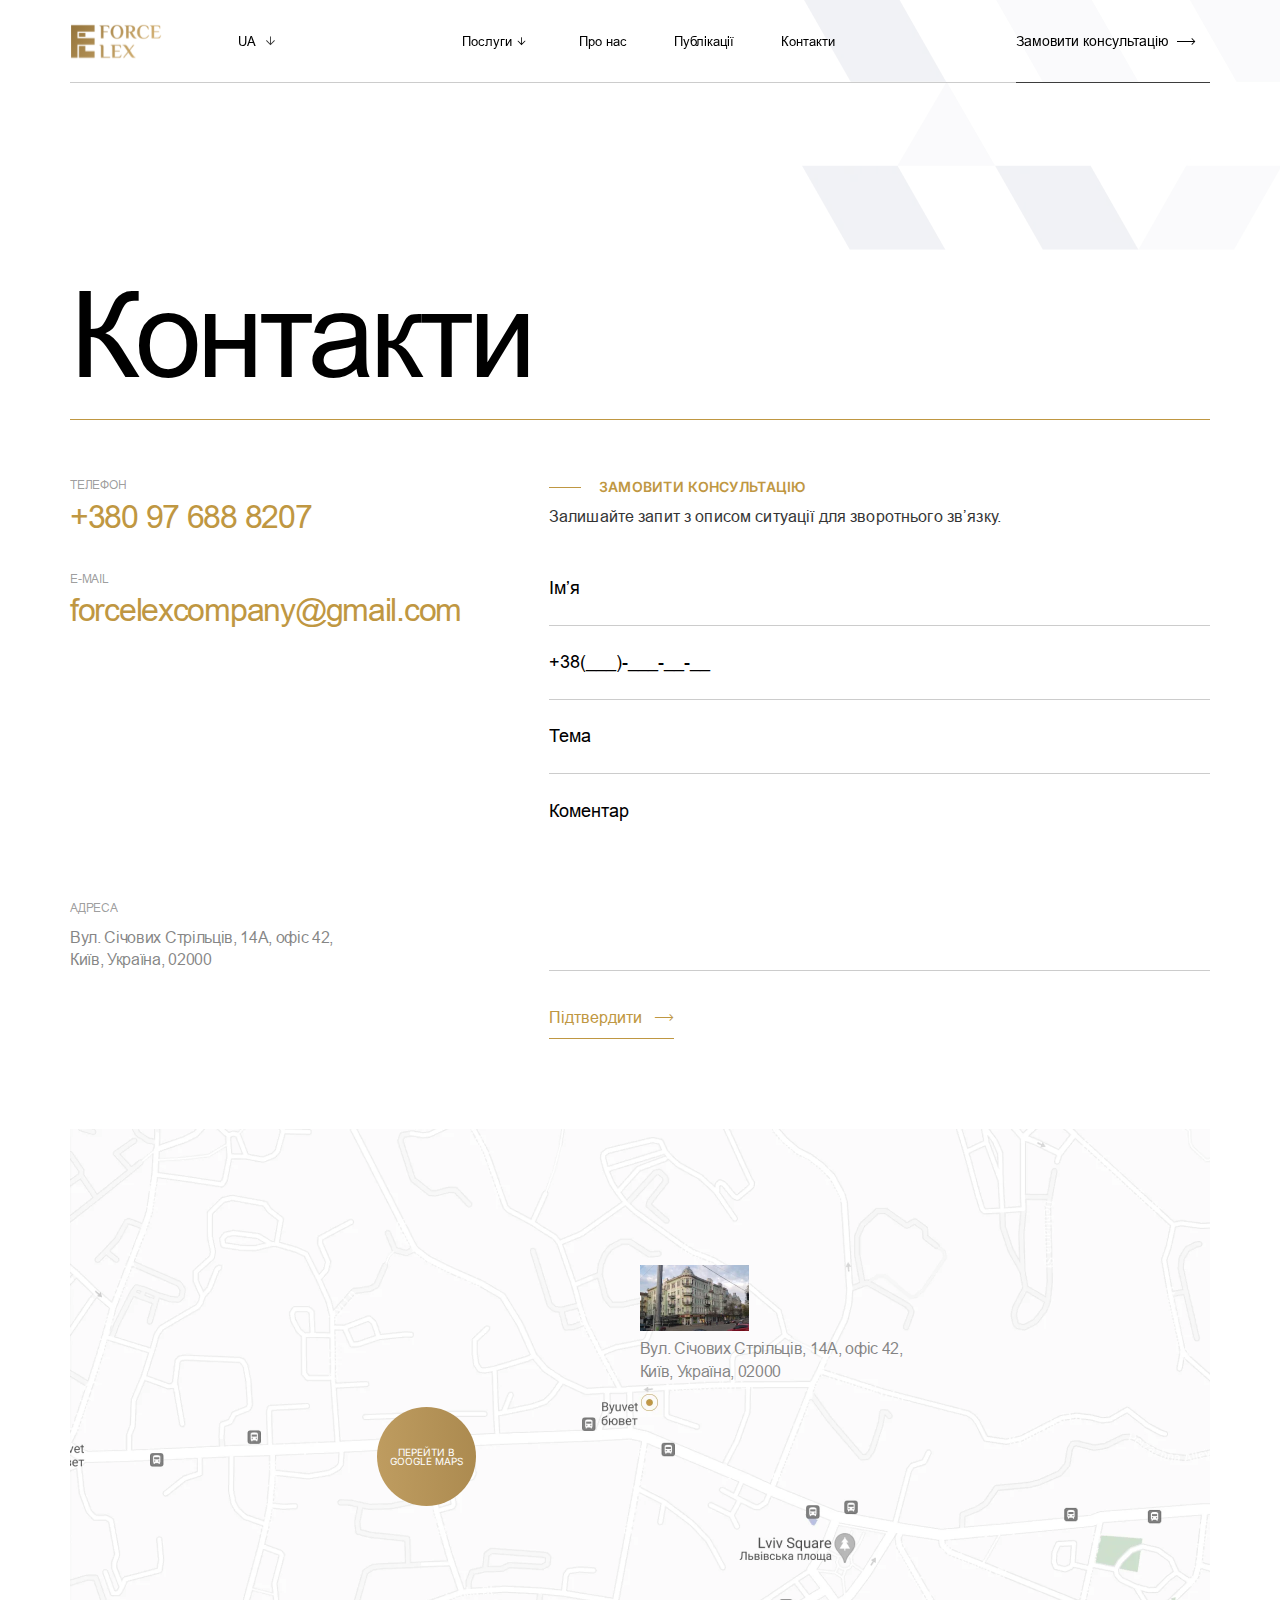
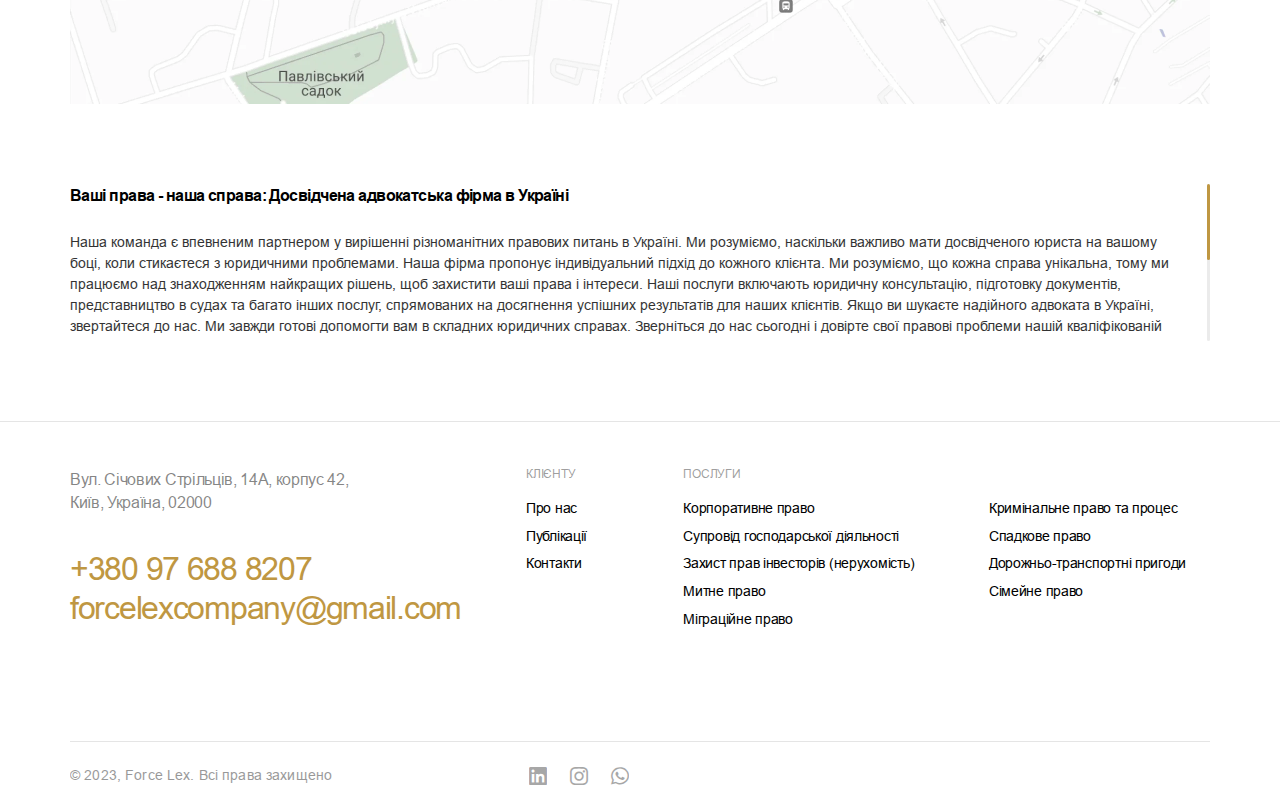
<file: contacts.html>
<!DOCTYPE html>
<html lang="uk">

<head>
	<title>Контакти</title>
	<meta charset="UTF-8">
	<meta name="format-detection" content="telephone=no">
	<!-- <style>body{opacity: 0;}</style> -->
	<link rel="stylesheet" href="css/style.min.css?_v=20231020195847">
	<link rel="shortcut icon" sizes="32x32" href="favicon.ico">
	<!-- <meta name="robots" content="noindex, nofollow"> -->
	<meta name="viewport" content="width=device-width, initial-scale=1.0">
</head>

<body class="load">
	<div class="wrapper">
		<header data-scroll="60" data-scroll-show class="header">
			<div class="header__container">
				<div class="header__wrap">
					<div class="header__logo--wrap">
						<a href="" class="header__logo">
							<img src="img/main/logo.svg" alt="">
						</a>
						<div data-dropdown-hover class="header__language language">
							<button data-dropdown-button class="language__button _icon-arrow-down" data-value="UA">UA</button>
							<ul data-dropdown-list class="language__list">
								<li data-dropdown-item class="language__item" data-value="UA">
									<a href="">UA</a>
								</li>
								<li data-dropdown-item class="language__item" data-value="RU">
									<a href="">RU</a>
								</li>
							</ul>
							<input type="text" name="select-language" value="" data-dropdown-input class="language__input">
						</div>
					</div>
					<div class="header__block">
						<button type="button" class="header__icon icon-menu"><span></span></button>
						<div data-da=".header,991.98,0" class="header__inner">
							<nav class="header__menu menu">
								<ul class="menu__list">
									<li data-hover class="menu__item menu__item--hover">
										<button data-button class="menu__link menu__link--hover _icon-arrow-down">Послуги</button>
										<div data-list class="menu__spollers menu-spollers">
											<div class="menu-spollers__wrapper">
												<div data-spollers="991.98,max" data-one-spoller class="menu-spollers__body">
													<div class="menu-spollers__column">
														<div class="menu-spollers__title--mob">Усі послуги</div>
														<div class="menu-spollers__pc">
															<h5 class="menu-spollers__title--top">Послуги</h5>
															<p class="menu-spollers__text">Force Lex надає юридичні послуги в найскладніших галузях права.
															</p>
														</div>
													</div>
													<details class="menu-spollers__details">
														<summary data-spoller-close class="menu-spollers__title">Компаніям</summary>
														<ul class="menu-spollers__list">
															<li class="menu-spollers__item">
																<a href="" class="menu-spollers__link"><span>01</span>Корпоративнe право</a>
															</li>
															<li class="menu-spollers__item">
																<a href="" class="menu-spollers__link"><span>02</span>Послуги з питань реєстрації бізнесу</a>
															</li>
															<li class="menu-spollers__item">
																<a href="" class="menu-spollers__link"><span>03</span>Супровід господарської діяльності</a>
															</li>
															<li class="menu-spollers__item">
																<a href="" class="menu-spollers__link"><span>04</span>Захист прав інвесторів
																	(нерухомість)</a>
															</li>
															<li class="menu-spollers__item">
																<a href="" class="menu-spollers__link"><span>05</span>Митне право</a>
															</li>
															<li class="menu-spollers__item">
																<a href="" class="menu-spollers__link"><span>06</span>Міграційне право</a>
															</li>
															<li class="menu-spollers__item">
																<a href="" class="menu-spollers__link"><span>07</span>Кримінальне право та процес</a>
															</li>
														</ul>
													</details>
													<details class="menu-spollers__details">
														<summary data-spoller-close class="menu-spollers__title">Фіз особам</summary>
														<ul class="menu-spollers__list">
															<li class="menu-spollers__item">
																<a href="" class="menu-spollers__link"><span>01</span>Cімейне право</a>
															</li>
															<li class="menu-spollers__item">
																<a href="" class="menu-spollers__link"><span>02</span>Спадкове право</a>
															</li>
															<li class="menu-spollers__item">
																<a href="" class="menu-spollers__link"><span>03</span>Дорожньо-транспортні пригоди</a>
															</li>
															<li class="menu-spollers__item">
																<a href="" class="menu-spollers__link"><span>04</span>Кримінальне право та процес</a>
															</li>
															<li class="menu-spollers__item">
																<a href="" class="menu-spollers__link"><span>05</span>Трудові правовідносини</a>
															</li>
															<li class="menu-spollers__item">
																<a href="" class="menu-spollers__link"><span>06</span>Нерухомість</a>
															</li>
														</ul>
													</details>
													<div class="menu-spollers__image">
														<picture><source srcset="img/main/menu-photo.webp" type="image/webp"><img src="img/main/menu-photo.jpg" alt=""></picture>
													</div>
												</div>
											</div>
										</div>
									</li>
									<li class="menu__item">
										<a href="#about" id="about-id" class="menu__link">Про нас</a>
									</li>
									<li class="menu__item">
										<a href="publications.html" class="menu__link">Публікації</a>
									</li>
									<li class="menu__item">
										<a href="contacts.html" class="menu__link">Контакти</a>
									</li>
								</ul>
							</nav>
							<div class="header__info">
								<div class="header__language-mob language-mob">
									<input checked class="language-mob__radio" type="radio" id="select-ua" name="select_language-mob">
									<label for="select-ua">
										<a href="" class="language-mob__link select-ua">UA</a>
									</label>
									<input class="language-mob__radio" type="radio" id="select-ru" name="select_language-mob">
									<label for="select-ru">
										<a href="" class="language-mob__link select-ru">RU</a>
									</label>
								</div>
								<div class="header__row">
									<div class="header__contacts">
										<a href="tel:+380 97 688 8207" class="header__contacts--link">+380 97 688 8207</a>
										<a href="mailto:forcelexcompany@gmail.com" class="header__contacts--link">forcelexcompany@gmail.com</a>
									</div>
									<div class="header__address">Вул. Січових Стрільців, 14А, корпус 42, Київ, Україна, 02000</div>
								</div>
							</div>
						</div>
					</div>
					<a href="" data-popup="#popup" class="header__contact--btn _icon-arrow-1">Замовити консультацію</a>
				</div>
		</header>
		<main>
			<section id="include" class="contacts">
				<div id="block-form" class="contacts__container">
					<h1 class="contacts__title--top">Контакти</h1>
					<div class="contacts__wrapper">
						<div class="contacts__column">
							<div class="contacts__top">
								<div class="contacts__descr form-block__tab">
									<p class="form-block__descr--title">замовити консультацію</p>
									<p class="form-block__text">Залишайте запит з описом ситуації для зворотнього звʼязку.</p>
								</div>
								<div class="contacts__item">
									<div class="contacts__label">Телефон</div>
									<a href="tel:+380976888207" class="contacts__link">+380 97 688 8207</a>
								</div>
								<div class="contacts__item">
									<div class="contacts__label">e-mail</div>
									<a href="mailto:forcelexcompany@gmail.com" class="contacts__link">forcelexcompany@gmail.com</a>
								</div>
							</div>
							<div class="contacts__bottom">
								<div class="contacts__label">адреса</div>
								<div class="contacts__address">Вул. Січових Стрільців, 14А, офіс 42, Київ, Україна, 02000</div>
							</div>
						</div>
						<form action="" data-goto-error class="contacts__form-block form-block__column--form">
							<div class="form-block__tab">
								<p class="form-block__descr--title">замовити консультацію</p>
								<p class="form-block__text">Залишайте запит з описом ситуації для зворотнього звʼязку.</p>
							</div>
							<div class="form-block__tab--form">
								<div class="form-block__inner">
									<div class="form-block__item">
										<input name="name" type="text" placeholder="Імʼя" class="form-block__input">
									</div>
									<div class="form-block__item">
										<input data-error="Введіть номер телефону, щоб продовжити" data-required="phone" data-validate name="phone" type="tel" placeholder="+38(___)-___-__-__" class="form-block__input phone-mask">
									</div>
									<div class="form-block__item">
										<input name="theme" type="text" placeholder="Тема" class="form-block__input">
									</div>
									<div class="form-block__item">
										<textarea class="form-block__textarea" name="comment" placeholder="Коментар"></textarea>
									</div>
								</div>
								<button type="submit" class="form-block__link--btn _icon-arrow-1">Підтвердити</button>
							</div>
						</form>
					</div>
				</div>
			</section>
			<section class="map">
				<div class="map__container">
					<div class="map__wrapper">
						<div class="map__image">
							<picture><source srcset="img/bg/map.webp" type="image/webp"><img src="img/bg/map.jpg" alt="Карта"></picture>
						</div>
						<div class="map__content">
							<div class="map__item">
								<div class="map__inner">
									<div class="map__pic">
										<picture><source srcset="img/bg/map-pic.webp" type="image/webp"><img src="img/bg/map-pic.jpg" alt=""></picture>
									</div>
									<p class="map__address">Вул. Січових Стрільців, 14А, офіс 42, Київ, Україна, 02000</p>
								</div>
							</div>
							<a href="https://maps.app.goo.gl/JDqRAp4ExVZRtRMS9" target="_blank" class="map__link">перейти в Google
								Maps</a>
						</div>
					</div>
				</div>
			</section>
			<section class="content">
				<div class="content__container">
					<div class="content__wrapper baron">
						<div class="content__body baron__scroller">
							<p><b>Ваші права - наша справа: Досвідчена адвокатська фірма в Україні</b></p>
							<p>Наша команда є впевненим партнером у вирішенні різноманітних правових питань в Україні. Ми розуміємо,
								наскільки важливо мати досвідченого юриста на вашому боці, коли стикаєтеся з юридичними проблемами. Наша
								фірма пропонує індивідуальний підхід до кожного клієнта. Ми розуміємо, що кожна справа унікальна, тому
								ми
								працюємо над знаходженням найкращих рішень, щоб захистити ваші права і інтереси. Наші послуги включають
								юридичну консультацію, підготовку документів, представництво в судах та багато інших послуг, спрямованих
								на досягнення успішних результатів для наших клієнтів. Якщо ви шукаєте надійного адвоката в Україні,
								звертайтеся до нас. Ми завжди готові допомогти вам в складних юридичних справах. Зверніться до нас
								сьогодні і довірте свої правові проблеми нашій кваліфікованій команді адвокатів.</p>
							<p>Наша команда є впевненим партнером у вирішенні різноманітних правових питань в Україні. Ми розуміємо,
								наскільки важливо мати досвідченого юриста на вашому боці, коли стикаєтеся з юридичними проблемами. Наша
								фірма пропонує індивідуальний підхід до кожного клієнта. Ми розуміємо, що кожна справа унікальна, тому
								ми
								працюємо над знаходженням найкращих рішень, щоб захистити ваші права і інтереси. Наші послуги включають
								юридичну консультацію, підготовку документів, представництво в судах та багато інших послуг, спрямованих
								на досягнення успішних результатів для наших клієнтів. Якщо ви шукаєте надійного адвоката в Україні,
								звертайтеся до нас. Ми завжди готові допомогти вам в складних юридичних справах. Зверніться до нас
								сьогодні і довірте свої правові проблеми нашій кваліфікованій команді адвокатів.</p>
						</div>
						<div class="baron__track">
							<div class="baron__bar"></div>
						</div>
					</div>
				</div>
			</section>
		</main>
		<footer class="footer">
			<div class="footer__container">
				<div class="footer__main">
					<div class="footer__info">
						<div class="footer__address">Вул. Січових Стрільців, 14А, корпус 42, Київ, Україна, 02000</div>
						<div class="footer__contacts">
							<a href="tel:+380 97 688 8207" class="footer__contacts--link">+380 97 688 8207</a>
							<a href="mailto:forcelexcompany@gmail.com" class="footer__contacts--link">forcelexcompany@gmail.com</a>
						</div>
					</div>
					<nav class="footer__nav">
						<div class="footer__column">
							<div class="footer__title">Клієнту</div>
							<ul class="footer__list">
								<li class="footer__item">
									<a href="" class="footer__link">Про нас</a>
								</li>
								<li class="footer__item">
									<a href="" class="footer__link">Публікації</a>
								</li>
								<li class="footer__item">
									<a href="" class="footer__link">Контакти</a>
								</li>
							</ul>
						</div>
						<div class="footer__column">
							<div class="footer__title">Послуги</div>
							<div class="footer__column--wrap">
								<ul class="footer__list">
									<li class="footer__item">
										<a href="" class="footer__link">Корпоративнe право</a>
									</li>
									<li class="footer__item">
										<a href="" class="footer__link">Супровід господарської діяльності</a>
									</li>
									<li class="footer__item">
										<a href="" class="footer__link">Захист прав інвесторів (нерухомість)</a>
									</li>
									<li class="footer__item">
										<a href="" class="footer__link">Митне право</a>
									</li>
									<li class="footer__item">
										<a href="" class="footer__link">Міграційне право</a>
									</li>
								</ul>
								<ul class="footer__list">
									<li class="footer__item">
										<a href="" class="footer__link">Кримінальне право та процес</a>
									</li>
									<li class="footer__item">
										<a href="" class="footer__link">Спадкове право</a>
									</li>
									<li class="footer__item">
										<a href="" class="footer__link">Дорожньо-транспортні пригоди</a>
									</li>
									<li class="footer__item">
										<a href="" class="footer__link">Сімейне право</a>
									</li>
								</ul>
							</div>
						</div>
					</nav>
				</div>
				<div class="footer__wrapper">
					<p class="footer__allright">© 2023, Force Lex. Всі права захищено</p>
					<div class="footer__socials">
						<a href="" class="footer__socials--link _icon-linkedin"></a>
						<a href="" class="footer__socials--link _icon-instagram"></a>
						<a href="" class="footer__socials--link _icon-whatsapp"></a>
					</div>
				</div>
			</div>
		</footer>
	</div>
	<div id="popup" aria-hidden="true" class="popup">
		<div class="popup__wrapper">
			<div class="popup__content">
				<div class="popup__top">
					<button data-close type="button" class="popup__close _icon-close"></button>
				</div>
				<form action="" data-dev class="popup__form-block form-block__column--form">
					<div class="form-block__tab">
						<h6 class="form-block__title">Замовити консультацію</h6>
						<p class="form-block__text">Залишайте запит з описом ситуації для зворотнього звʼязку.</p>
					</div>
					<div class="form-block__tab--form">
						<div class="form-block__inner">
							<div class="form-block__item">
								<input name="name" type="text" placeholder="Імʼя" class="form-block__input">
							</div>
							<div class="form-block__item">
								<input data-error="Введіть номер телефону, щоб продовжити" data-required="phone" data-validate name="phone" type="tel" placeholder="+38(___)-___-__-__" class="form-block__input phone-mask">
							</div>
							<div class="form-block__item">
								<textarea class="form-block__textarea" name="comment" placeholder="Коментар"></textarea>
							</div>
						</div>
						<button type="submit" class="form-block__link--btn _icon-arrow-1">Підтвердити</button>
					</div>
				</form>
			</div>
		</div>
	</div>
	<script src="js/app.min.js?_v=20231020195847"></script>
	<script>
		// //  Первый код удалить, расскомментировать второй код, для правильного перехода по якорям

		// window.addEventListener('load', function () {
		//   var main = document.getElementById('main');
		//   if (!main) {
		//     document.getElementById('services-id').href = "index.html#services";
		//     document.getElementById('about-id').href = "index.html#about";
		//     document.getElementById('process-id').href = "index.html#process";
		//   }
		// });

		// // window.addEventListener('load', function () {
		// //   var main = document.getElementById('main');
		// //   if (!main) {
		// //     var indexRoute = "{{ route('index') }}";
		// //     document.getElementById('services-id').href = indexRoute + "#services";
		// //     document.getElementById('about-id').href = indexRoute + "#about";
		// //     document.getElementById('process-id').href = indexRoute + "#process";
		// //   }
		// // });
	</script>
</body>

</html>
</file>
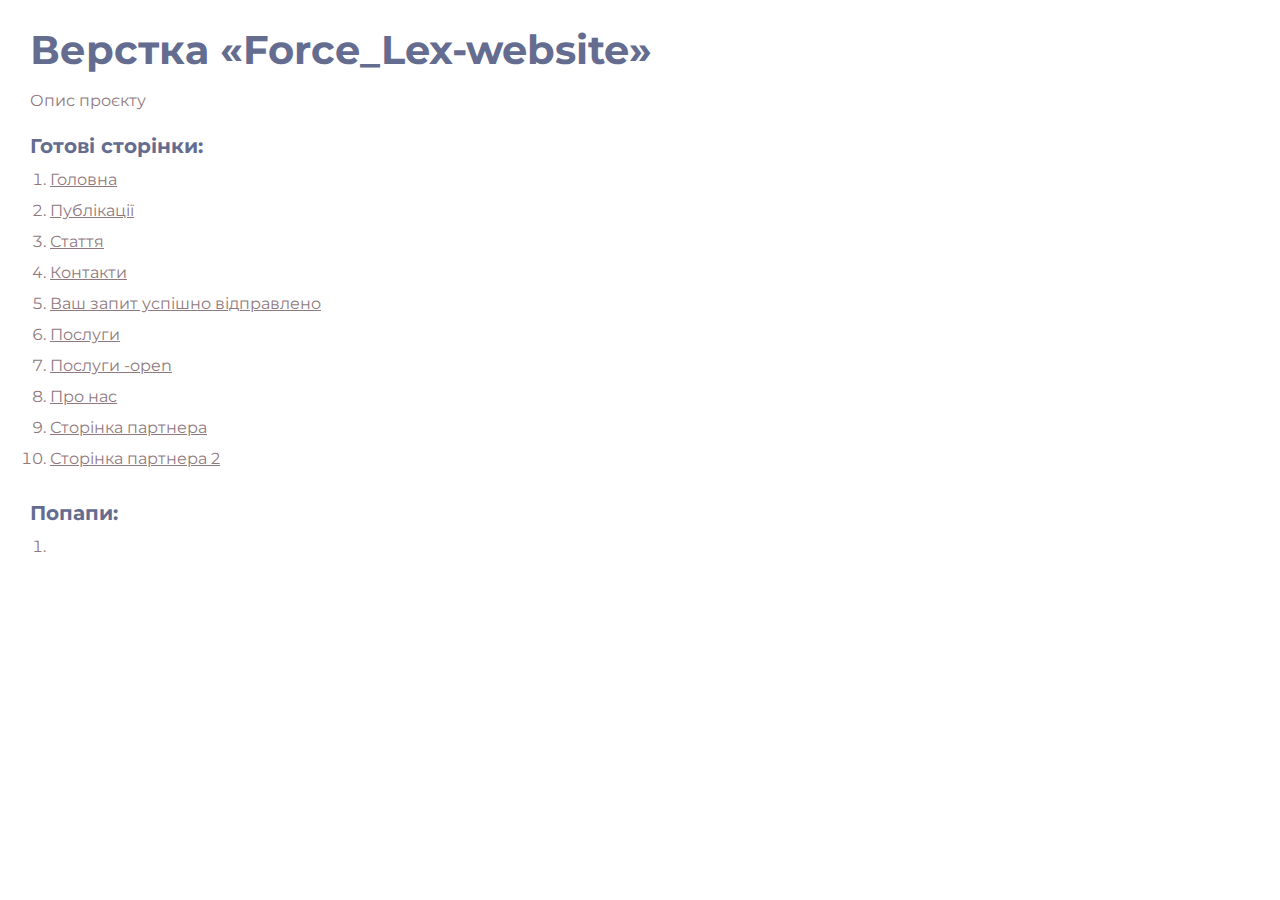
<file: nav.html>
<!DOCTYPE html>
<html>

<head>
	<meta charset="UTF-8">
	<meta name="viewport" content="width=device-width, initial-scale=1.0">
	<title>Верстка «Force_Lex-website»</title>
</head>

<body>
	<div class="rootpage">
		<h1>Верстка «Force_Lex-website»</h1>
		<div class="rootpage__info">
			Опис проєкту
		</div>
		<h2>Готові сторінки:</h2>
		<ol class="rootpage__list">
			<li><a target="_blank" href="index.html">Головна</a></li>
			<li><a target="_blank" href="publications.html">Публікації</a></li>
			<li><a target="_blank" href="publication-open.html">Стаття</a></li>
			<li><a target="_blank" href="contacts.html">Контакти</a></li>
			<li><a target="_blank" href="success.html">Ваш запит успішно відправлено</a></li>
			<li><a target="_blank" href="services.html">Послуги</a></li>
			<li><a target="_blank" href="service-page.html">Послуги -open</a></li>
			<li><a target="_blank" href="about.html">Про нас</a></li>
			<li><a target="_blank" href="team-member.html">Сторінка партнера</a></li>
			<li><a target="_blank" href="team-member-2.html">Сторінка партнера 2</a></li>
		</ol>
		<h2>Попапи:</h2>
		<ol class="rootpage__list">
			<li><a target="_blank" href="index.html#"></a></li>
		</ol>
	</div>
</body>
<style>
	@charset "UTF-8";
	@import url("https://fonts.googleapis.com/css?family=Montserrat:regular,700&display=swap");

	*,
	*::before,
	*::after {
		padding: 0px;
		margin: 0px;
		border: 0px;
		box-sizing: border-box;
	}

	html,
	body {
		height: 100%;
		margin: 0;
		padding: 0;
		min-width: 320px;
		width: 100%;
		color: #8F797E;
	}

	body {
		font-family: Montserrat;
		font-size: 100%;
		line-height: 1;
		font-size: 1rem;
	}

	a {
		text-decoration: underline;
		color: #8F797E
	}

	a:visited {
		text-decoration: underline;
		color: #8F797E;
	}

	a:hover {
		text-decoration: none;
	}

	ul li {
		list-style: none;
	}

	img {
		vertical-align: top;
	}

	.wrapper {
		width: 100%;
		min-height: 100%;
		overflow: hidden;
	}

	.rootpage {
		padding: 30px;
		display: flex;
		flex-direction: column;
		align-items: flex-start;
	}

	@media (max-width: 767px) {
		.rootpage {
			padding: 30px 15px;
		}
	}

	h1 {
		color: #646C8F;
		font-size: 2.5rem;
		margin: 0px 0px 1.25rem 0px;
	}

	@media (max-width: 767px) {
		h1 {
			font-size: 1.85rem;
			margin: 0px 0px 1.25rem 0px;
		}
	}

	h2 {
		color: #646C8F;
		font-size: 1.25rem;
		margin: 0px 0px 1rem 0px;
	}

	@media (max-width: 767px) {
		h2 {
			font-size: 1.125rem;
			margin: 0px 0px 1rem 0px;
		}
	}

	.rootpage__info {
		line-height: 140%;
		margin: 0px 0px 1.5rem 0px;
	}

	.rootpage__list {
		margin: 0px 0px 2.25rem 1.25rem;
	}

	.rootpage__list li:not(:last-child) {
		margin: 0px 0px 15px 0px;
	}
</style>

</html>
</file>
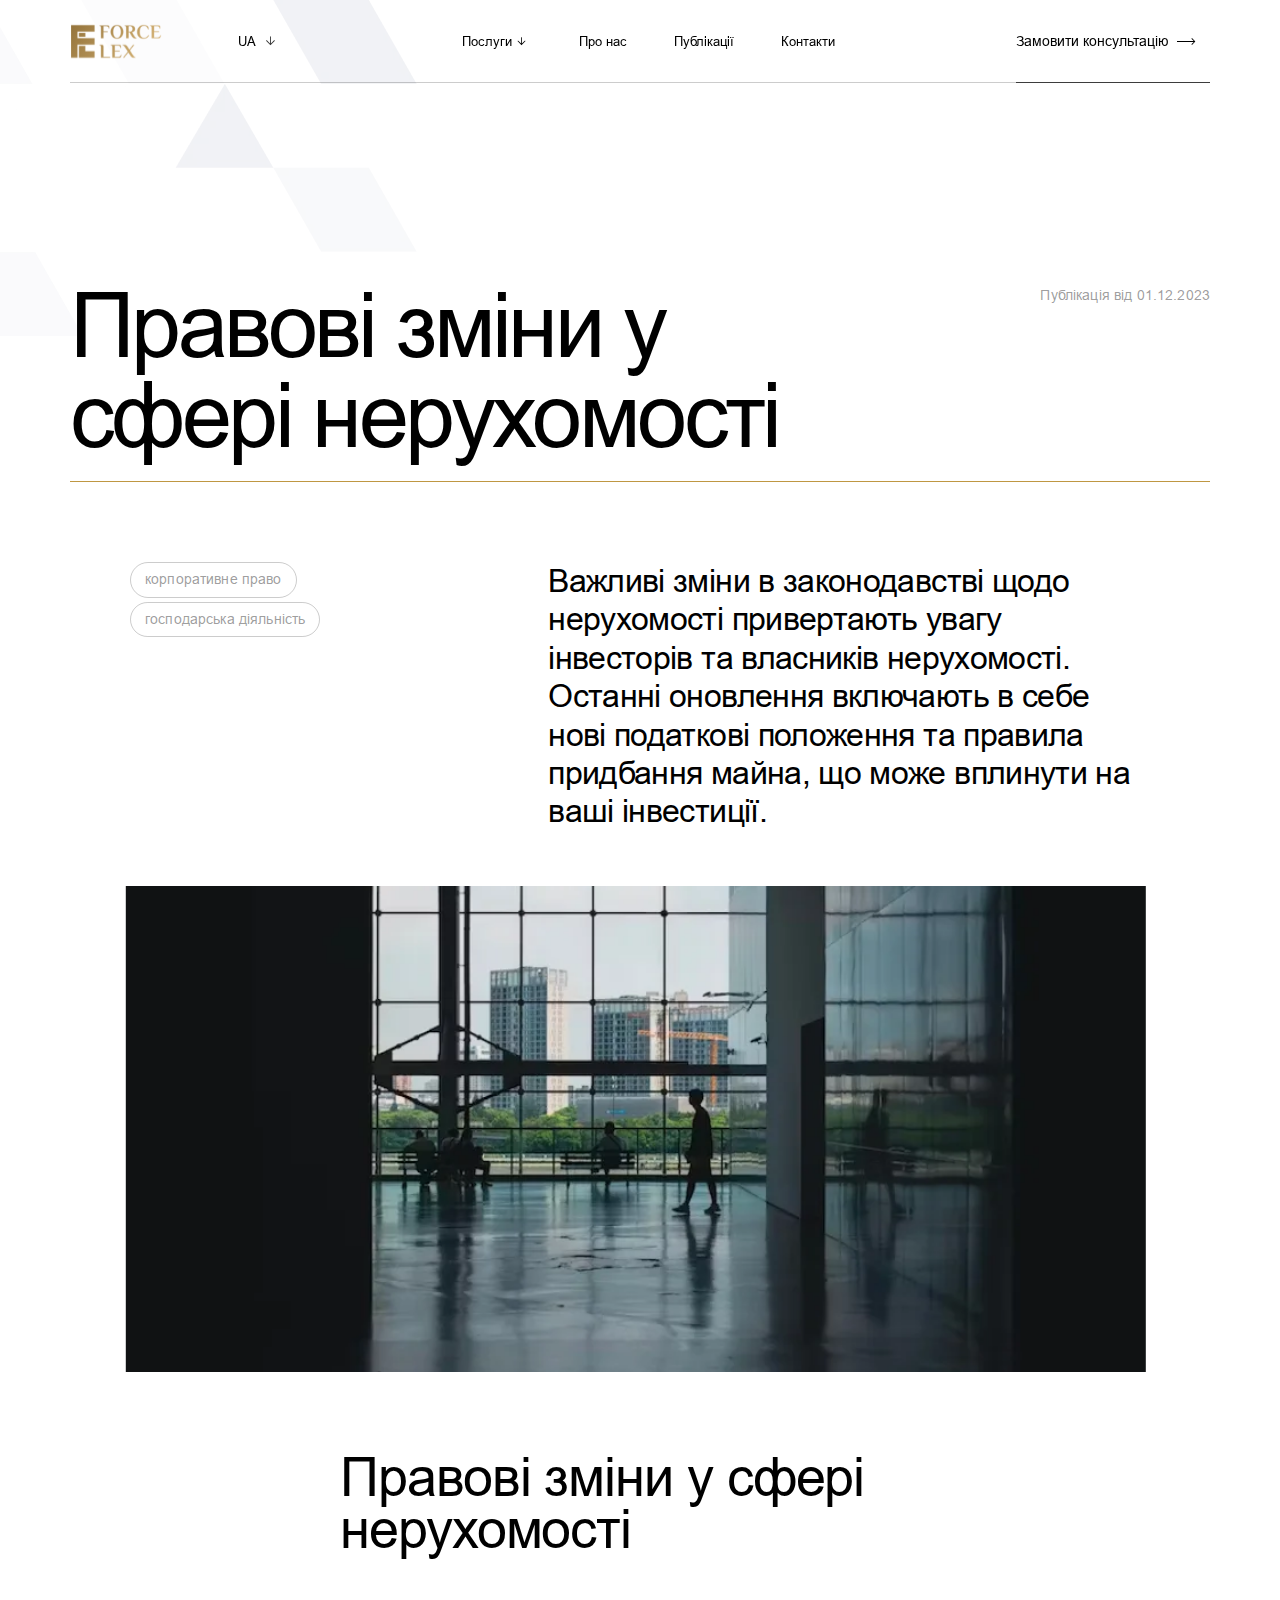
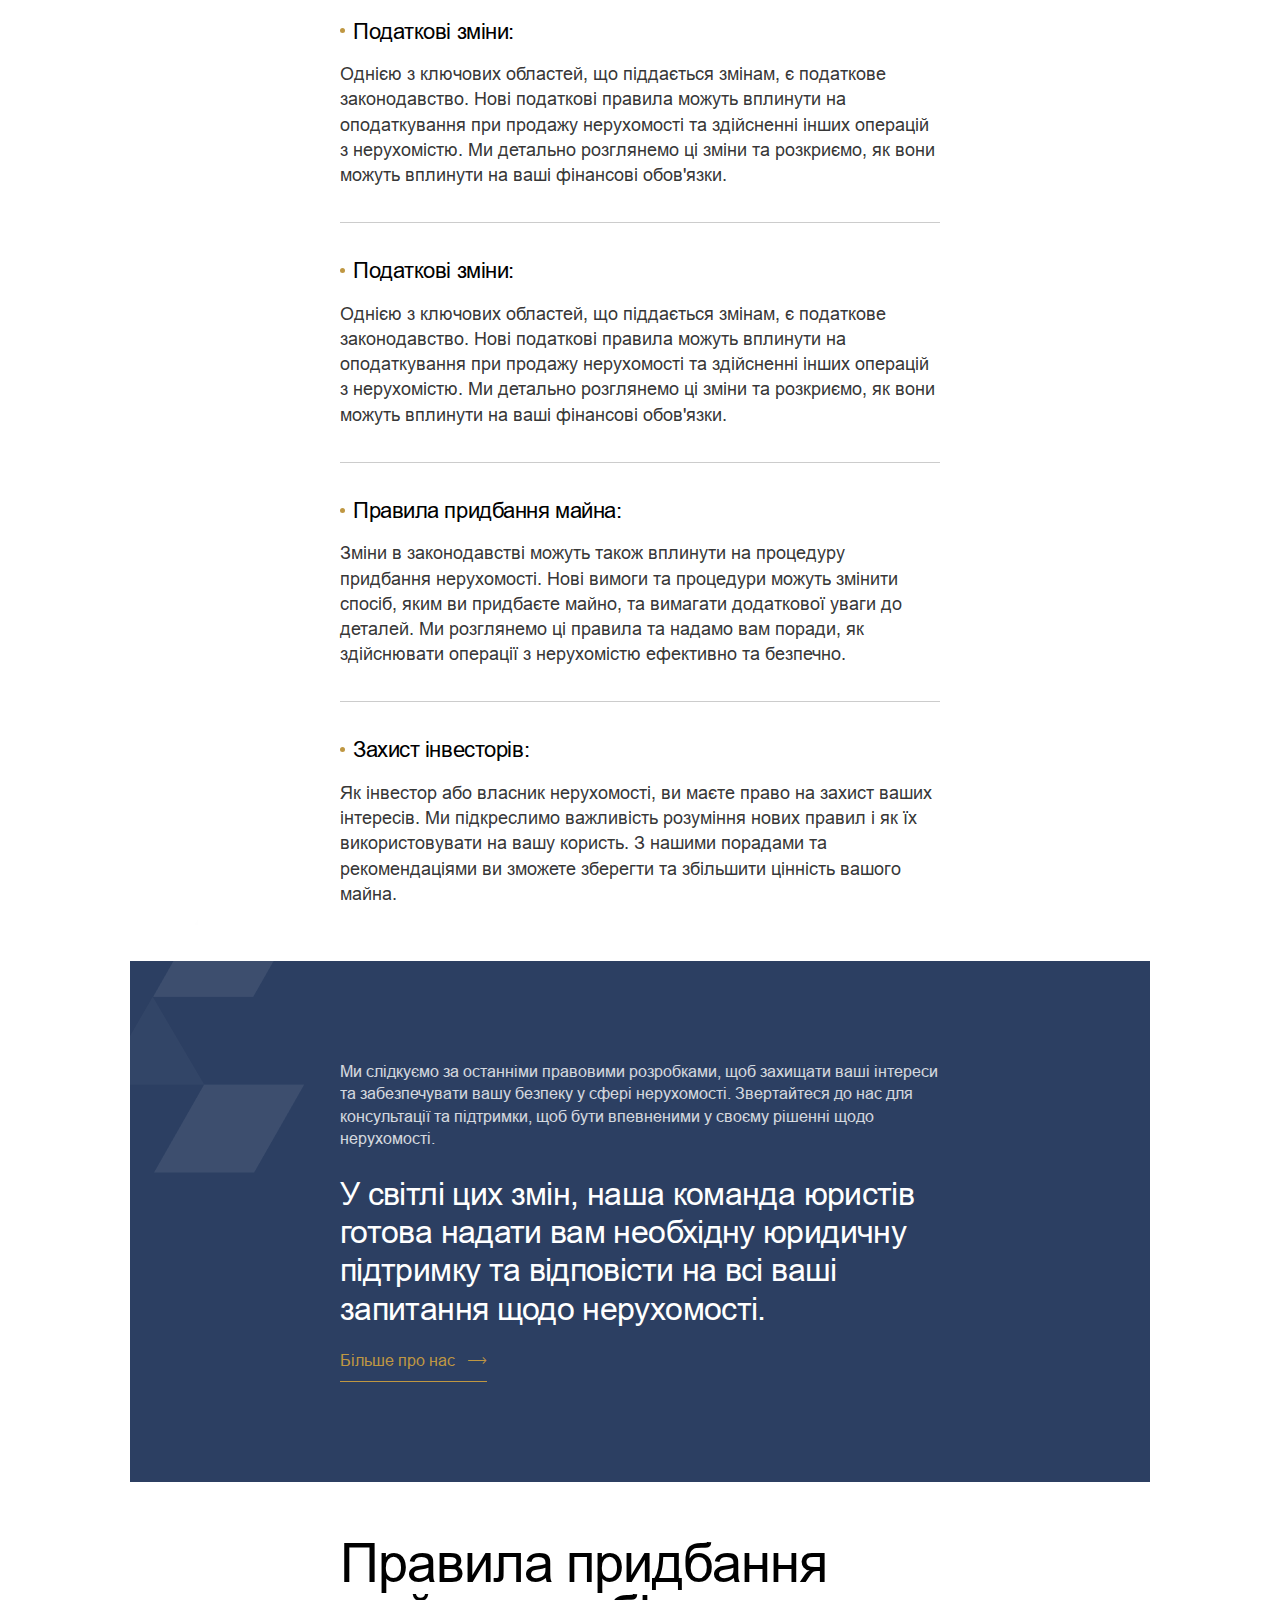
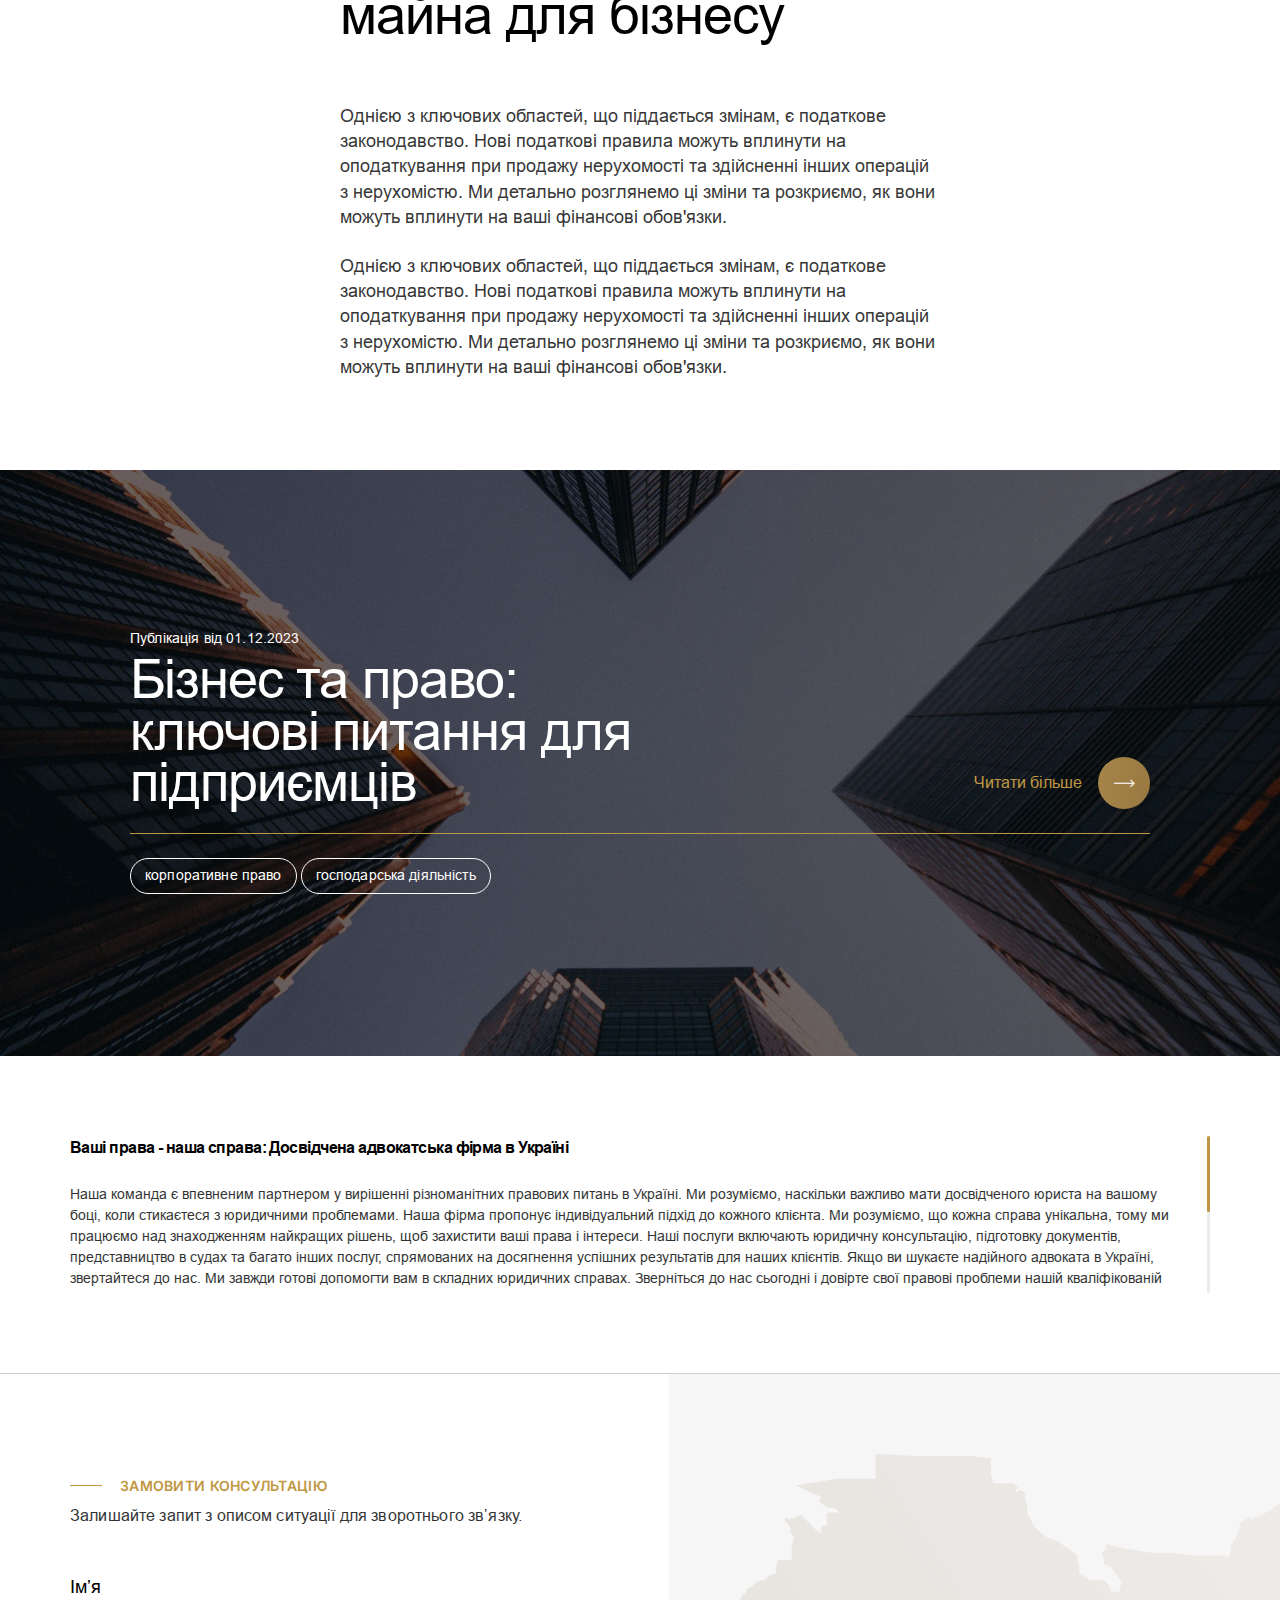
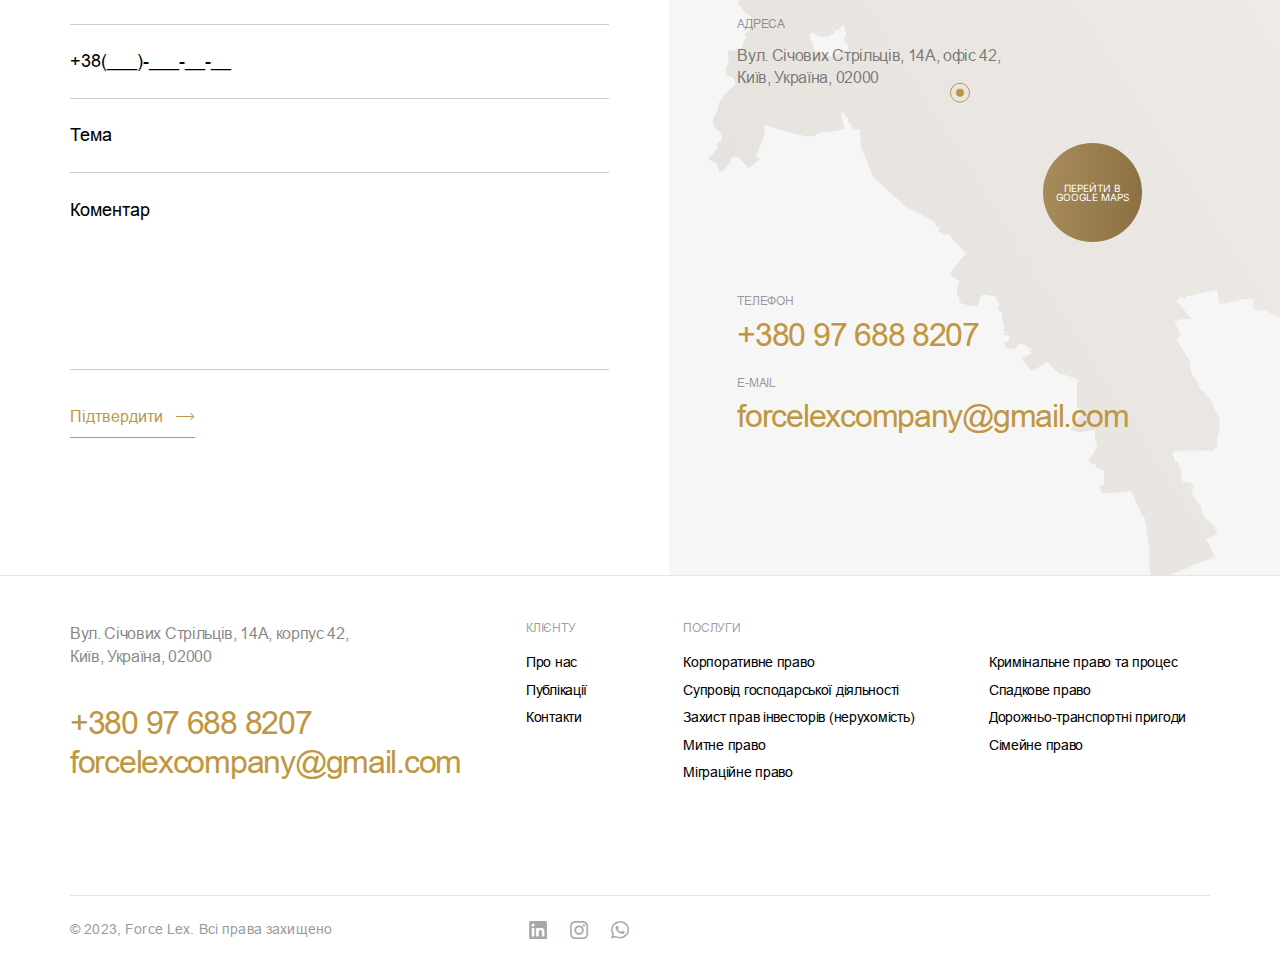
<file: publication-open.html>
<!DOCTYPE html>
<html lang="uk">

<head>
	<title>Стаття</title>
	<meta charset="UTF-8">
	<meta name="format-detection" content="telephone=no">
	<!-- <style>body{opacity: 0;}</style> -->
	<link rel="stylesheet" href="css/style.min.css?_v=20231020195847">
	<link rel="shortcut icon" sizes="32x32" href="favicon.ico">
	<!-- <meta name="robots" content="noindex, nofollow"> -->
	<meta name="viewport" content="width=device-width, initial-scale=1.0">
</head>

<body class="load">
	<div class="wrapper">
		<header data-scroll="60" data-scroll-show class="header">
			<div class="header__container">
				<div class="header__wrap">
					<div class="header__logo--wrap">
						<a href="" class="header__logo">
							<img src="img/main/logo.svg" alt="">
						</a>
						<div data-dropdown-hover class="header__language language">
							<button data-dropdown-button class="language__button _icon-arrow-down" data-value="UA">UA</button>
							<ul data-dropdown-list class="language__list">
								<li data-dropdown-item class="language__item" data-value="UA">
									<a href="">UA</a>
								</li>
								<li data-dropdown-item class="language__item" data-value="RU">
									<a href="">RU</a>
								</li>
							</ul>
							<input type="text" name="select-language" value="" data-dropdown-input class="language__input">
						</div>
					</div>
					<div class="header__block">
						<button type="button" class="header__icon icon-menu"><span></span></button>
						<div data-da=".header,991.98,0" class="header__inner">
							<nav class="header__menu menu">
								<ul class="menu__list">
									<li data-hover class="menu__item menu__item--hover">
										<button data-button class="menu__link menu__link--hover _icon-arrow-down">Послуги</button>
										<div data-list class="menu__spollers menu-spollers">
											<div class="menu-spollers__wrapper">
												<div data-spollers="991.98,max" data-one-spoller class="menu-spollers__body">
													<div class="menu-spollers__column">
														<div class="menu-spollers__title--mob">Усі послуги</div>
														<div class="menu-spollers__pc">
															<h5 class="menu-spollers__title--top">Послуги</h5>
															<p class="menu-spollers__text">Force Lex надає юридичні послуги в найскладніших галузях права.
															</p>
														</div>
													</div>
													<details class="menu-spollers__details">
														<summary data-spoller-close class="menu-spollers__title">Компаніям</summary>
														<ul class="menu-spollers__list">
															<li class="menu-spollers__item">
																<a href="" class="menu-spollers__link"><span>01</span>Корпоративнe право</a>
															</li>
															<li class="menu-spollers__item">
																<a href="" class="menu-spollers__link"><span>02</span>Послуги з питань реєстрації бізнесу</a>
															</li>
															<li class="menu-spollers__item">
																<a href="" class="menu-spollers__link"><span>03</span>Супровід господарської діяльності</a>
															</li>
															<li class="menu-spollers__item">
																<a href="" class="menu-spollers__link"><span>04</span>Захист прав інвесторів
																	(нерухомість)</a>
															</li>
															<li class="menu-spollers__item">
																<a href="" class="menu-spollers__link"><span>05</span>Митне право</a>
															</li>
															<li class="menu-spollers__item">
																<a href="" class="menu-spollers__link"><span>06</span>Міграційне право</a>
															</li>
															<li class="menu-spollers__item">
																<a href="" class="menu-spollers__link"><span>07</span>Кримінальне право та процес</a>
															</li>
														</ul>
													</details>
													<details class="menu-spollers__details">
														<summary data-spoller-close class="menu-spollers__title">Фіз особам</summary>
														<ul class="menu-spollers__list">
															<li class="menu-spollers__item">
																<a href="" class="menu-spollers__link"><span>01</span>Cімейне право</a>
															</li>
															<li class="menu-spollers__item">
																<a href="" class="menu-spollers__link"><span>02</span>Спадкове право</a>
															</li>
															<li class="menu-spollers__item">
																<a href="" class="menu-spollers__link"><span>03</span>Дорожньо-транспортні пригоди</a>
															</li>
															<li class="menu-spollers__item">
																<a href="" class="menu-spollers__link"><span>04</span>Кримінальне право та процес</a>
															</li>
															<li class="menu-spollers__item">
																<a href="" class="menu-spollers__link"><span>05</span>Трудові правовідносини</a>
															</li>
															<li class="menu-spollers__item">
																<a href="" class="menu-spollers__link"><span>06</span>Нерухомість</a>
															</li>
														</ul>
													</details>
													<div class="menu-spollers__image">
														<picture><source srcset="img/main/menu-photo.webp" type="image/webp"><img src="img/main/menu-photo.jpg" alt=""></picture>
													</div>
												</div>
											</div>
										</div>
									</li>
									<li class="menu__item">
										<a href="#about" id="about-id" class="menu__link">Про нас</a>
									</li>
									<li class="menu__item">
										<a href="publications.html" class="menu__link">Публікації</a>
									</li>
									<li class="menu__item">
										<a href="contacts.html" class="menu__link">Контакти</a>
									</li>
								</ul>
							</nav>
							<div class="header__info">
								<div class="header__language-mob language-mob">
									<input checked class="language-mob__radio" type="radio" id="select-ua" name="select_language-mob">
									<label for="select-ua">
										<a href="" class="language-mob__link select-ua">UA</a>
									</label>
									<input class="language-mob__radio" type="radio" id="select-ru" name="select_language-mob">
									<label for="select-ru">
										<a href="" class="language-mob__link select-ru">RU</a>
									</label>
								</div>
								<div class="header__row">
									<div class="header__contacts">
										<a href="tel:+380 97 688 8207" class="header__contacts--link">+380 97 688 8207</a>
										<a href="mailto:forcelexcompany@gmail.com" class="header__contacts--link">forcelexcompany@gmail.com</a>
									</div>
									<div class="header__address">Вул. Січових Стрільців, 14А, корпус 42, Київ, Україна, 02000</div>
								</div>
							</div>
						</div>
					</div>
					<a href="" data-popup="#popup" class="header__contact--btn _icon-arrow-1">Замовити консультацію</a>
				</div>
		</header>
		<main>
			<section id="include" class="article">
				<div class="article__container">
					<div class="article__top">
						<h2 class="article__title--top">Правові зміни у сфері нерухомості</h2>
						<div class="article__date"><span>Публікація</span> від 01.12.2023</div>
					</div>
					<div class="article__row">
						<div class="article__tags">
							<div class="article__tag">корпоративне право</div>
							<div class="article__tag">господарська діяльність</div>
						</div>
						<h5 class="article__descr">Важливі зміни в законодавстві щодо нерухомості привертають увагу інвесторів та
							власників нерухомості. Останні оновлення включають в себе нові податкові положення та правила придбання
							майна, що може вплинути на ваші інвестиції.</h5>
					</div>
					<div class="article__wrapper">
						<picture><source srcset="img/publications/photo-05.webp" type="image/webp"><img src="img/publications/photo-05.jpg" alt=""></picture>
						<h3>Правові зміни у сфері нерухомості</h3>
						<h6>Податкові зміни:</h6>
						<p>Однією з ключових областей, що піддається змінам, є податкове законодавство. Нові податкові правила
							можуть вплинути на оподаткування при продажу нерухомості та здійсненні інших операцій з нерухомістю. Ми
							детально розглянемо ці зміни та розкриємо, як вони можуть вплинути на ваші фінансові обов'язки.</p>
						<h6>Податкові зміни: </h6>
						<p>Однією з ключових областей, що піддається змінам, є податкове законодавство. Нові податкові правила
							можуть вплинути на оподаткування при продажу нерухомості та здійсненні інших операцій з нерухомістю. Ми
							детально розглянемо ці зміни та розкриємо, як вони можуть вплинути на ваші фінансові обов'язки.</p>
						<h6>Правила придбання майна:</h6>
						<p>Зміни в законодавстві можуть також вплинути на процедуру придбання нерухомості. Нові вимоги та процедури
							можуть змінити спосіб, яким ви придбаєте майно, та вимагати додаткової уваги до деталей. Ми розглянемо ці
							правила та надамо вам поради, як здійснювати операції з нерухомістю ефективно та безпечно.</p>
						<h6>Захист інвесторів:</h6>
						<p>Як інвестор або власник нерухомості, ви маєте право на захист ваших інтересів. Ми підкреслимо важливість
							розуміння нових правил і як їх використовувати на вашу користь. З нашими порадами та рекомендаціями ви
							зможете зберегти та збільшити цінність вашого майна.</p>
					</div>
				</div>
			</section>
			<section class="article-cl article-cl--bottom">
				<div class="article-cl__container">
					<div class="article__block">
						<div class="article__content">
							<p class="article__text">Ми слідкуємо за останніми правовими розробками, щоб захищати ваші інтереси та
								забезпечувати вашу безпеку у сфері нерухомості. <span>Звертайтеся до нас для консультації та підтримки,
									щоб бути впевненими у своєму рішенні щодо нерухомості.</span></p>
							<h5 class="article__title">У світлі цих змін, наша команда юристів готова надати вам необхідну юридичну
								підтримку та відповісти на всі ваші запитання щодо нерухомості.</h5>
							<a href="" class="article__link--btn _icon-arrow-1">Більше про нас</a>
						</div>
					</div>
			</section>
			<section class="article-cl">
				<div class="article-cl__container">
					<div class="article__wrapper article__wrapper--bottom">
						<h3>Правила придбання майна для бізнесу</h3>
						<p>Однією з ключових областей, що піддається змінам, є податкове законодавство. Нові податкові правила
							можуть вплинути на оподаткування при продажу нерухомості та здійсненні інших операцій з нерухомістю. Ми
							детально розглянемо ці зміни та розкриємо, як вони можуть вплинути на ваші фінансові обов'язки.</p>
						<p>Однією з ключових областей, що піддається змінам, є податкове законодавство. Нові податкові правила
							можуть вплинути на оподаткування при продажу нерухомості та здійсненні інших операцій з нерухомістю. Ми
							детально розглянемо ці зміни та розкриємо, як вони можуть вплинути на ваші фінансові обов'язки.</p>
					</div>
				</div>
			</section>
			<section class="article__first-public">
				<div class="article__first-public__container">
					<div class="article__first-public__wrapper first-publications">
						<div class="first-publications__content">
							<div class="first-publications__row">
								<div class="first-publications__inner">
									<div class="first-publications__label">Публікація від 01.12.2023</div>
									<h3 class="first-publications__title">Бізнес та право: ключові питання для підприємців</h3>
								</div>
								<a href="" data-da=".first-publications__content,767.98,3" class="first-publications__link _icon-arrow-1">Читати більше</a>
							</div>
							<div class="first-publications__tags">
								<div class="first-publications__tag">корпоративне право</div>
								<div class="first-publications__tag">господарська діяльність</div>
							</div>
						</div>
					</div>
				</div>
				<div class="first-publications__image">
					<picture><source srcset="img/publications/photo-06.webp" type="image/webp"><img src="img/publications/photo-06.jpg" alt=""></picture>
				</div>
			</section>
			<section class="content">
				<div class="content__container">
					<div class="content__wrapper baron">
						<div class="content__body baron__scroller">
							<p><b>Ваші права - наша справа: Досвідчена адвокатська фірма в Україні</b></p>
							<p>Наша команда є впевненим партнером у вирішенні різноманітних правових питань в Україні. Ми розуміємо,
								наскільки важливо мати досвідченого юриста на вашому боці, коли стикаєтеся з юридичними проблемами. Наша
								фірма пропонує індивідуальний підхід до кожного клієнта. Ми розуміємо, що кожна справа унікальна, тому
								ми
								працюємо над знаходженням найкращих рішень, щоб захистити ваші права і інтереси. Наші послуги включають
								юридичну консультацію, підготовку документів, представництво в судах та багато інших послуг, спрямованих
								на досягнення успішних результатів для наших клієнтів. Якщо ви шукаєте надійного адвоката в Україні,
								звертайтеся до нас. Ми завжди готові допомогти вам в складних юридичних справах. Зверніться до нас
								сьогодні і довірте свої правові проблеми нашій кваліфікованій команді адвокатів.</p>
							<p>Наша команда є впевненим партнером у вирішенні різноманітних правових питань в Україні. Ми розуміємо,
								наскільки важливо мати досвідченого юриста на вашому боці, коли стикаєтеся з юридичними проблемами. Наша
								фірма пропонує індивідуальний підхід до кожного клієнта. Ми розуміємо, що кожна справа унікальна, тому
								ми
								працюємо над знаходженням найкращих рішень, щоб захистити ваші права і інтереси. Наші послуги включають
								юридичну консультацію, підготовку документів, представництво в судах та багато інших послуг, спрямованих
								на досягнення успішних результатів для наших клієнтів. Якщо ви шукаєте надійного адвоката в Україні,
								звертайтеся до нас. Ми завжди готові допомогти вам в складних юридичних справах. Зверніться до нас
								сьогодні і довірте свої правові проблеми нашій кваліфікованій команді адвокатів.</p>
						</div>
						<div class="baron__track">
							<div class="baron__bar"></div>
						</div>
					</div>
				</div>
			</section>
			<section id="block-form" class="form-block">
				<div class="form-block__container">
					<div class="form-block__wrapper">
						<form action="" data-goto-error class="form-block__column--form">
							<div class="form-block__tab">
								<p class="form-block__descr--title">замовити консультацію</p>
								<p class="form-block__text">Залишайте запит з описом ситуації для зворотнього звʼязку.</p>
							</div>
							<div class="form-block__tab--form">
								<div class="form-block__inner">
									<div class="form-block__item">
										<input name="name" type="text" placeholder="Імʼя" class="form-block__input">
									</div>
									<div class="form-block__item">
										<input data-error="Введіть номер телефону, щоб продовжити" data-required="phone" data-validate name="phone" type="tel" placeholder="+38(___)-___-__-__" class="form-block__input phone-mask">
									</div>
									<div class="form-block__item">
										<input name="theme" type="text" placeholder="Тема" class="form-block__input">
									</div>
									<div class="form-block__item">
										<textarea class="form-block__textarea" name="comment" placeholder="Коментар"></textarea>
									</div>
								</div>
								<button type="submit" class="form-block__link--btn _icon-arrow-1">Підтвердити</button>
							</div>
						</form>
						<div class="form-block__column">
							<div class="form-block__content">
								<div class="form-block__content--address">
									<div class="form-block__label">адреса</div>
									<div class="form-block__address">Вул. Січових Стрільців, 14А, офіс 42, Київ, Україна, 02000</div>
								</div>
								<div class="form-block__map--wrap">
									<a href="https://maps.app.goo.gl/JDqRAp4ExVZRtRMS9" target="_blank" class="form-block__map">перейти в
										Google
										Maps</a>
								</div>
								<div class="form-block__bottom">
									<div class="form-block__content--item">
										<div class="form-block__label">Телефон</div>
										<a href="tel:+380976888207" class="form-block__link">+380 97 688 8207</a>
									</div>
									<div class="form-block__content--item">
										<div class="form-block__label">e-mail</div>
										<a href="mailto:forcelexcompany@gmail.com" class="form-block__link">forcelexcompany@gmail.com</a>
									</div>
								</div>
							</div>
							<div class="form-block__image">
								<img src="img/other/map.svg" alt="">
							</div>
						</div>
					</div>
				</div>
			</section>
		</main>
		<footer class="footer">
			<div class="footer__container">
				<div class="footer__main">
					<div class="footer__info">
						<div class="footer__address">Вул. Січових Стрільців, 14А, корпус 42, Київ, Україна, 02000</div>
						<div class="footer__contacts">
							<a href="tel:+380 97 688 8207" class="footer__contacts--link">+380 97 688 8207</a>
							<a href="mailto:forcelexcompany@gmail.com" class="footer__contacts--link">forcelexcompany@gmail.com</a>
						</div>
					</div>
					<nav class="footer__nav">
						<div class="footer__column">
							<div class="footer__title">Клієнту</div>
							<ul class="footer__list">
								<li class="footer__item">
									<a href="" class="footer__link">Про нас</a>
								</li>
								<li class="footer__item">
									<a href="" class="footer__link">Публікації</a>
								</li>
								<li class="footer__item">
									<a href="" class="footer__link">Контакти</a>
								</li>
							</ul>
						</div>
						<div class="footer__column">
							<div class="footer__title">Послуги</div>
							<div class="footer__column--wrap">
								<ul class="footer__list">
									<li class="footer__item">
										<a href="" class="footer__link">Корпоративнe право</a>
									</li>
									<li class="footer__item">
										<a href="" class="footer__link">Супровід господарської діяльності</a>
									</li>
									<li class="footer__item">
										<a href="" class="footer__link">Захист прав інвесторів (нерухомість)</a>
									</li>
									<li class="footer__item">
										<a href="" class="footer__link">Митне право</a>
									</li>
									<li class="footer__item">
										<a href="" class="footer__link">Міграційне право</a>
									</li>
								</ul>
								<ul class="footer__list">
									<li class="footer__item">
										<a href="" class="footer__link">Кримінальне право та процес</a>
									</li>
									<li class="footer__item">
										<a href="" class="footer__link">Спадкове право</a>
									</li>
									<li class="footer__item">
										<a href="" class="footer__link">Дорожньо-транспортні пригоди</a>
									</li>
									<li class="footer__item">
										<a href="" class="footer__link">Сімейне право</a>
									</li>
								</ul>
							</div>
						</div>
					</nav>
				</div>
				<div class="footer__wrapper">
					<p class="footer__allright">© 2023, Force Lex. Всі права захищено</p>
					<div class="footer__socials">
						<a href="" class="footer__socials--link _icon-linkedin"></a>
						<a href="" class="footer__socials--link _icon-instagram"></a>
						<a href="" class="footer__socials--link _icon-whatsapp"></a>
					</div>
				</div>
			</div>
		</footer>
	</div>
	<div id="popup" aria-hidden="true" class="popup">
		<div class="popup__wrapper">
			<div class="popup__content">
				<div class="popup__top">
					<button data-close type="button" class="popup__close _icon-close"></button>
				</div>
				<form action="" data-dev class="popup__form-block form-block__column--form">
					<div class="form-block__tab">
						<h6 class="form-block__title">Замовити консультацію</h6>
						<p class="form-block__text">Залишайте запит з описом ситуації для зворотнього звʼязку.</p>
					</div>
					<div class="form-block__tab--form">
						<div class="form-block__inner">
							<div class="form-block__item">
								<input name="name" type="text" placeholder="Імʼя" class="form-block__input">
							</div>
							<div class="form-block__item">
								<input data-error="Введіть номер телефону, щоб продовжити" data-required="phone" data-validate name="phone" type="tel" placeholder="+38(___)-___-__-__" class="form-block__input phone-mask">
							</div>
							<div class="form-block__item">
								<textarea class="form-block__textarea" name="comment" placeholder="Коментар"></textarea>
							</div>
						</div>
						<button type="submit" class="form-block__link--btn _icon-arrow-1">Підтвердити</button>
					</div>
				</form>
			</div>
		</div>
	</div>
	<script src="js/app.min.js?_v=20231020195847"></script>
	<script>
		// //  Первый код удалить, расскомментировать второй код, для правильного перехода по якорям

		// window.addEventListener('load', function () {
		//   var main = document.getElementById('main');
		//   if (!main) {
		//     document.getElementById('services-id').href = "index.html#services";
		//     document.getElementById('about-id').href = "index.html#about";
		//     document.getElementById('process-id').href = "index.html#process";
		//   }
		// });

		// // window.addEventListener('load', function () {
		// //   var main = document.getElementById('main');
		// //   if (!main) {
		// //     var indexRoute = "{{ route('index') }}";
		// //     document.getElementById('services-id').href = indexRoute + "#services";
		// //     document.getElementById('about-id').href = indexRoute + "#about";
		// //     document.getElementById('process-id').href = indexRoute + "#process";
		// //   }
		// // });
	</script>
</body>

</html>
</file>
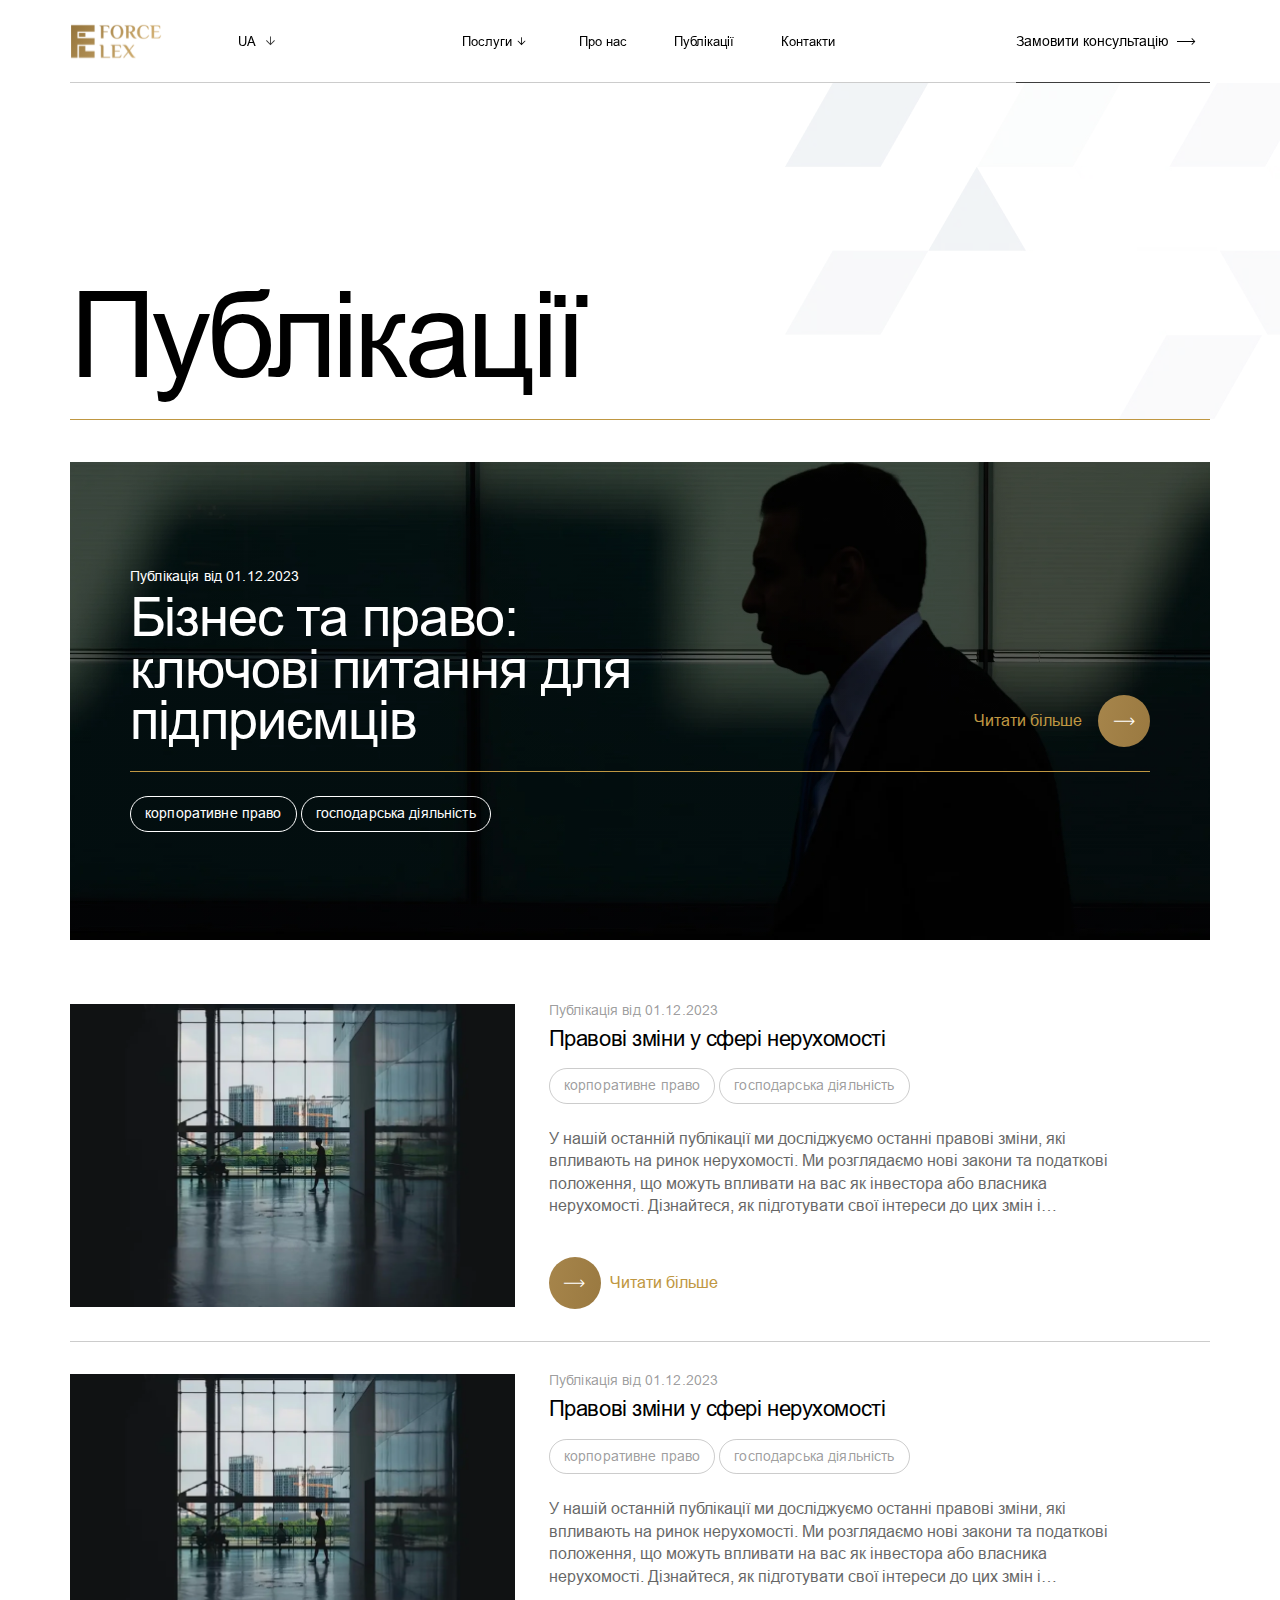
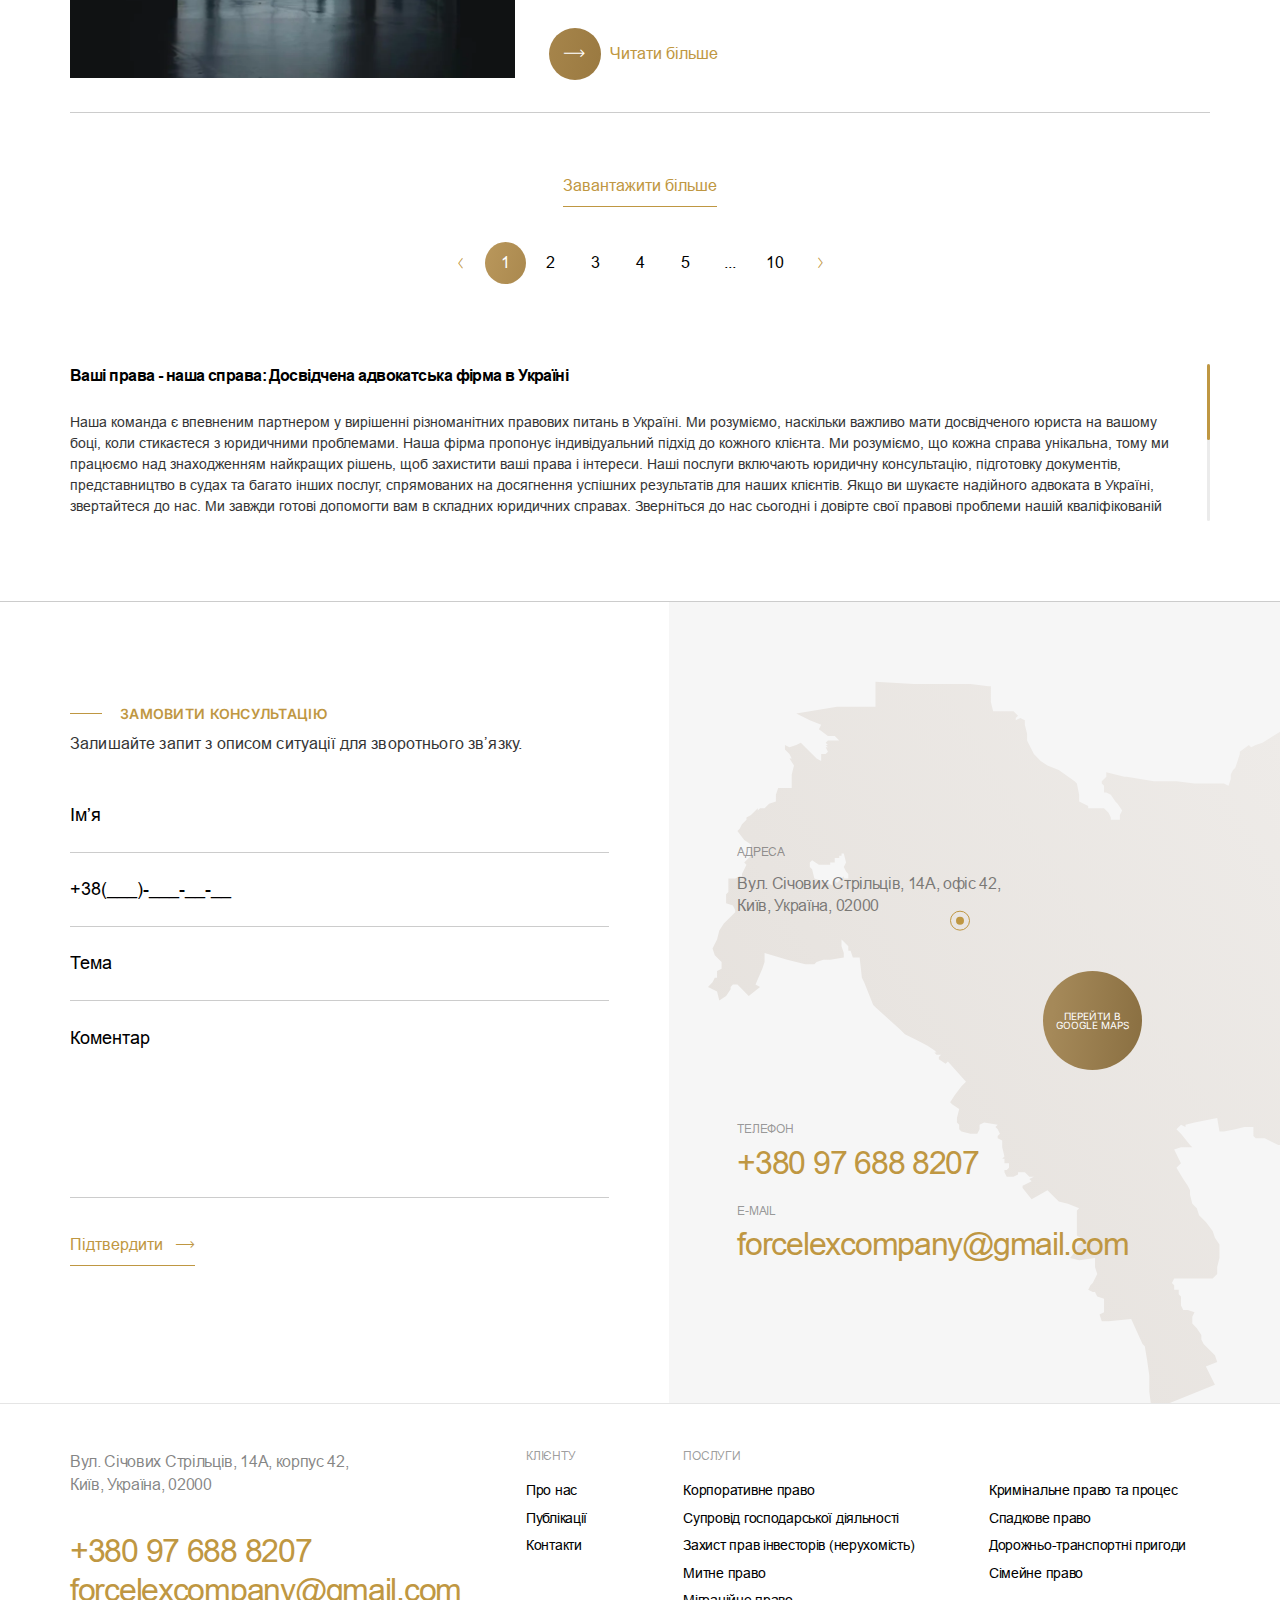
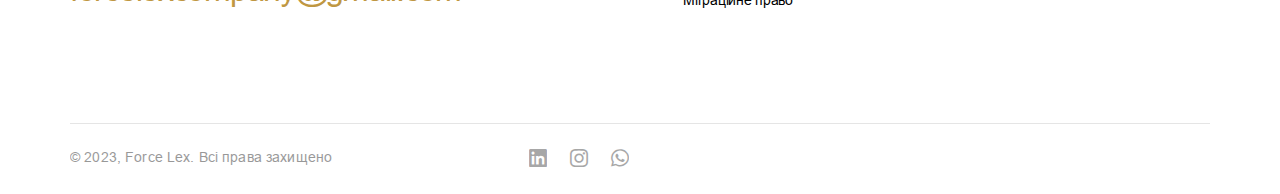
<file: publications.html>
<!DOCTYPE html>
<html lang="uk">

<head>
	<title>Публікації</title>
	<meta charset="UTF-8">
	<meta name="format-detection" content="telephone=no">
	<!-- <style>body{opacity: 0;}</style> -->
	<link rel="stylesheet" href="css/style.min.css?_v=20231020195847">
	<link rel="shortcut icon" sizes="32x32" href="favicon.ico">
	<!-- <meta name="robots" content="noindex, nofollow"> -->
	<meta name="viewport" content="width=device-width, initial-scale=1.0">
</head>

<body class="load">
	<div class="wrapper">
		<header data-scroll="60" data-scroll-show class="header">
			<div class="header__container">
				<div class="header__wrap">
					<div class="header__logo--wrap">
						<a href="" class="header__logo">
							<img src="img/main/logo.svg" alt="">
						</a>
						<div data-dropdown-hover class="header__language language">
							<button data-dropdown-button class="language__button _icon-arrow-down" data-value="UA">UA</button>
							<ul data-dropdown-list class="language__list">
								<li data-dropdown-item class="language__item" data-value="UA">
									<a href="">UA</a>
								</li>
								<li data-dropdown-item class="language__item" data-value="RU">
									<a href="">RU</a>
								</li>
							</ul>
							<input type="text" name="select-language" value="" data-dropdown-input class="language__input">
						</div>
					</div>
					<div class="header__block">
						<button type="button" class="header__icon icon-menu"><span></span></button>
						<div data-da=".header,991.98,0" class="header__inner">
							<nav class="header__menu menu">
								<ul class="menu__list">
									<li data-hover class="menu__item menu__item--hover">
										<button data-button class="menu__link menu__link--hover _icon-arrow-down">Послуги</button>
										<div data-list class="menu__spollers menu-spollers">
											<div class="menu-spollers__wrapper">
												<div data-spollers="991.98,max" data-one-spoller class="menu-spollers__body">
													<div class="menu-spollers__column">
														<div class="menu-spollers__title--mob">Усі послуги</div>
														<div class="menu-spollers__pc">
															<h5 class="menu-spollers__title--top">Послуги</h5>
															<p class="menu-spollers__text">Force Lex надає юридичні послуги в найскладніших галузях права.
															</p>
														</div>
													</div>
													<details class="menu-spollers__details">
														<summary data-spoller-close class="menu-spollers__title">Компаніям</summary>
														<ul class="menu-spollers__list">
															<li class="menu-spollers__item">
																<a href="" class="menu-spollers__link"><span>01</span>Корпоративнe право</a>
															</li>
															<li class="menu-spollers__item">
																<a href="" class="menu-spollers__link"><span>02</span>Послуги з питань реєстрації бізнесу</a>
															</li>
															<li class="menu-spollers__item">
																<a href="" class="menu-spollers__link"><span>03</span>Супровід господарської діяльності</a>
															</li>
															<li class="menu-spollers__item">
																<a href="" class="menu-spollers__link"><span>04</span>Захист прав інвесторів
																	(нерухомість)</a>
															</li>
															<li class="menu-spollers__item">
																<a href="" class="menu-spollers__link"><span>05</span>Митне право</a>
															</li>
															<li class="menu-spollers__item">
																<a href="" class="menu-spollers__link"><span>06</span>Міграційне право</a>
															</li>
															<li class="menu-spollers__item">
																<a href="" class="menu-spollers__link"><span>07</span>Кримінальне право та процес</a>
															</li>
														</ul>
													</details>
													<details class="menu-spollers__details">
														<summary data-spoller-close class="menu-spollers__title">Фіз особам</summary>
														<ul class="menu-spollers__list">
															<li class="menu-spollers__item">
																<a href="" class="menu-spollers__link"><span>01</span>Cімейне право</a>
															</li>
															<li class="menu-spollers__item">
																<a href="" class="menu-spollers__link"><span>02</span>Спадкове право</a>
															</li>
															<li class="menu-spollers__item">
																<a href="" class="menu-spollers__link"><span>03</span>Дорожньо-транспортні пригоди</a>
															</li>
															<li class="menu-spollers__item">
																<a href="" class="menu-spollers__link"><span>04</span>Кримінальне право та процес</a>
															</li>
															<li class="menu-spollers__item">
																<a href="" class="menu-spollers__link"><span>05</span>Трудові правовідносини</a>
															</li>
															<li class="menu-spollers__item">
																<a href="" class="menu-spollers__link"><span>06</span>Нерухомість</a>
															</li>
														</ul>
													</details>
													<div class="menu-spollers__image">
														<picture><source srcset="img/main/menu-photo.webp" type="image/webp"><img src="img/main/menu-photo.jpg" alt=""></picture>
													</div>
												</div>
											</div>
										</div>
									</li>
									<li class="menu__item">
										<a href="#about" id="about-id" class="menu__link">Про нас</a>
									</li>
									<li class="menu__item">
										<a href="publications.html" class="menu__link">Публікації</a>
									</li>
									<li class="menu__item">
										<a href="contacts.html" class="menu__link">Контакти</a>
									</li>
								</ul>
							</nav>
							<div class="header__info">
								<div class="header__language-mob language-mob">
									<input checked class="language-mob__radio" type="radio" id="select-ua" name="select_language-mob">
									<label for="select-ua">
										<a href="" class="language-mob__link select-ua">UA</a>
									</label>
									<input class="language-mob__radio" type="radio" id="select-ru" name="select_language-mob">
									<label for="select-ru">
										<a href="" class="language-mob__link select-ru">RU</a>
									</label>
								</div>
								<div class="header__row">
									<div class="header__contacts">
										<a href="tel:+380 97 688 8207" class="header__contacts--link">+380 97 688 8207</a>
										<a href="mailto:forcelexcompany@gmail.com" class="header__contacts--link">forcelexcompany@gmail.com</a>
									</div>
									<div class="header__address">Вул. Січових Стрільців, 14А, корпус 42, Київ, Україна, 02000</div>
								</div>
							</div>
						</div>
					</div>
					<a href="" data-popup="#popup" class="header__contact--btn _icon-arrow-1">Замовити консультацію</a>
				</div>
		</header>
		<main>
			<section id="include" class="publications">
				<div class="publications__container">
					<h1 class="publications__title--top">Публікації</h1>
					<div class="publications__first first-publications">
						<div class="first-publications__image">
							<picture><source srcset="img/publications/photo-04.webp" type="image/webp"><img src="img/publications/photo-04.jpg" alt=""></picture>
						</div>
						<div class="first-publications__content">
							<div class="first-publications__row">
								<div class="first-publications__inner">
									<div class="first-publications__label">Публікація від 01.12.2023</div>
									<h3 class="first-publications__title">Бізнес та право: ключові питання для підприємців</h3>
								</div>
								<a href="" data-da=".first-publications__content,767.98,3" class="first-publications__link _icon-arrow-1">Читати більше</a>
							</div>
							<div class="first-publications__tags">
								<div class="first-publications__tag">корпоративне право</div>
								<div class="first-publications__tag">господарська діяльність</div>
							</div>
						</div>
					</div>
					<div class="publications__wrapper">
						<a href="" class="publications__item">
							<div class="publications__image">
								<picture><source srcset="img/publications/photo-05.webp" type="image/webp"><img src="img/publications/photo-05.jpg" alt=""></picture>
							</div>
							<div class="publications__content">
								<div class="publications__main">
									<div class="publications__top">
										<div class="publications__label">Публікація від 01.12.2023</div>
										<h6 class="publications__title">Правові зміни у сфері нерухомості</h6>
										<div class="publications__tags">
											<div class="publications__tag">корпоративне право</div>
											<div class="publications__tag">господарська діяльність</div>
										</div>
									</div>
									<p class="publications__text">У нашій останній публікації ми досліджуємо останні правові зміни, які
										впливають на ринок нерухомості. Ми розглядаємо нові закони та податкові положення, що можуть
										впливати на вас як інвестора або власника нерухомості. Дізнайтеся, як підготувати свої інтереси до
										цих змін і забезпечити їх безпеку. У нашій останній публікації ми досліджуємо останні правові зміни,
										які
										впливають на ринок нерухомості. Ми розглядаємо нові закони та податкові положення, що можуть
										впливати на вас як інвестора або власника нерухомості. Дізнайтеся, як підготувати свої інтереси до
										цих змін і забезпечити їх безпеку.</p>
								</div>
								<div class="publications__link _icon-arrow-1">Читати більше</div>
							</div>
						</a>
						<a href="" class="publications__item">
							<div class="publications__image">
								<picture><source srcset="img/publications/photo-05.webp" type="image/webp"><img src="img/publications/photo-05.jpg" alt=""></picture>
							</div>
							<div class="publications__content">
								<div class="publications__main">
									<div class="publications__top">
										<div class="publications__label">Публікація від 01.12.2023</div>
										<h6 class="publications__title">Правові зміни у сфері нерухомості</h6>
										<div class="publications__tags">
											<div class="publications__tag">корпоративне право</div>
											<div class="publications__tag">господарська діяльність</div>
										</div>
									</div>
									<p class="publications__text">У нашій останній публікації ми досліджуємо останні правові зміни, які
										впливають на ринок нерухомості. Ми розглядаємо нові закони та податкові положення, що можуть
										впливати на вас як інвестора або власника нерухомості. Дізнайтеся, як підготувати свої інтереси до
										цих змін і забезпечити їх безпеку.</p>
								</div>
								<div class="publications__link _icon-arrow-1">Читати більше</div>
							</div>
						</a>
					</div>
					<button type="submit" class="publications__link--btn">Завантажити більше</button>
					<ul class="publications__pagination pagination">
						<li class="pagination__button pagination__button--prev _icon-arrow-2"></li>
						<li class="pagination__list pagination__list--active">
							<a href="" class="pagination__link">1</a>
						</li>
						<li class="pagination__list">
							<a href="" class="pagination__link">2</a>
						</li>
						<li class="pagination__list">
							<a href="" class="pagination__link">3</a>
						</li>
						<li class="pagination__list pagination__list--hide">
							<a href="" class="pagination__link">4</a>
						</li>
						<li class="pagination__list pagination__list--hide">
							<a href="" class="pagination__link">5</a>
						</li>
						<li class="pagination__list">
							<a href="" class="pagination__link">...</a>
						</li>
						<li class="pagination__list">
							<a href="" class="pagination__link">10</a>
						</li>
						<li class="pagination__button pagination__button--next _icon-arrow-2"></li>
					</ul>
				</div>
			</section>
			<section class="content">
				<div class="content__container">
					<div class="content__wrapper baron">
						<div class="content__body baron__scroller">
							<p><b>Ваші права - наша справа: Досвідчена адвокатська фірма в Україні</b></p>
							<p>Наша команда є впевненим партнером у вирішенні різноманітних правових питань в Україні. Ми розуміємо,
								наскільки важливо мати досвідченого юриста на вашому боці, коли стикаєтеся з юридичними проблемами. Наша
								фірма пропонує індивідуальний підхід до кожного клієнта. Ми розуміємо, що кожна справа унікальна, тому
								ми
								працюємо над знаходженням найкращих рішень, щоб захистити ваші права і інтереси. Наші послуги включають
								юридичну консультацію, підготовку документів, представництво в судах та багато інших послуг, спрямованих
								на досягнення успішних результатів для наших клієнтів. Якщо ви шукаєте надійного адвоката в Україні,
								звертайтеся до нас. Ми завжди готові допомогти вам в складних юридичних справах. Зверніться до нас
								сьогодні і довірте свої правові проблеми нашій кваліфікованій команді адвокатів.</p>
							<p>Наша команда є впевненим партнером у вирішенні різноманітних правових питань в Україні. Ми розуміємо,
								наскільки важливо мати досвідченого юриста на вашому боці, коли стикаєтеся з юридичними проблемами. Наша
								фірма пропонує індивідуальний підхід до кожного клієнта. Ми розуміємо, що кожна справа унікальна, тому
								ми
								працюємо над знаходженням найкращих рішень, щоб захистити ваші права і інтереси. Наші послуги включають
								юридичну консультацію, підготовку документів, представництво в судах та багато інших послуг, спрямованих
								на досягнення успішних результатів для наших клієнтів. Якщо ви шукаєте надійного адвоката в Україні,
								звертайтеся до нас. Ми завжди готові допомогти вам в складних юридичних справах. Зверніться до нас
								сьогодні і довірте свої правові проблеми нашій кваліфікованій команді адвокатів.</p>
						</div>
						<div class="baron__track">
							<div class="baron__bar"></div>
						</div>
					</div>
				</div>
			</section>
			<section id="block-form" class="form-block">
				<div class="form-block__container">
					<div class="form-block__wrapper">
						<form action="" data-goto-error class="form-block__column--form">
							<div class="form-block__tab">
								<p class="form-block__descr--title">замовити консультацію</p>
								<p class="form-block__text">Залишайте запит з описом ситуації для зворотнього звʼязку.</p>
							</div>
							<div class="form-block__tab--form">
								<div class="form-block__inner">
									<div class="form-block__item">
										<input name="name" type="text" placeholder="Імʼя" class="form-block__input">
									</div>
									<div class="form-block__item">
										<input data-error="Введіть номер телефону, щоб продовжити" data-required="phone" data-validate name="phone" type="tel" placeholder="+38(___)-___-__-__" class="form-block__input phone-mask">
									</div>
									<div class="form-block__item">
										<input name="theme" type="text" placeholder="Тема" class="form-block__input">
									</div>
									<div class="form-block__item">
										<textarea class="form-block__textarea" name="comment" placeholder="Коментар"></textarea>
									</div>
								</div>
								<button type="submit" class="form-block__link--btn _icon-arrow-1">Підтвердити</button>
							</div>
						</form>
						<div class="form-block__column">
							<div class="form-block__content">
								<div class="form-block__content--address">
									<div class="form-block__label">адреса</div>
									<div class="form-block__address">Вул. Січових Стрільців, 14А, офіс 42, Київ, Україна, 02000</div>
								</div>
								<div class="form-block__map--wrap">
									<a href="https://maps.app.goo.gl/JDqRAp4ExVZRtRMS9" target="_blank" class="form-block__map">перейти в
										Google
										Maps</a>
								</div>
								<div class="form-block__bottom">
									<div class="form-block__content--item">
										<div class="form-block__label">Телефон</div>
										<a href="tel:+380976888207" class="form-block__link">+380 97 688 8207</a>
									</div>
									<div class="form-block__content--item">
										<div class="form-block__label">e-mail</div>
										<a href="mailto:forcelexcompany@gmail.com" class="form-block__link">forcelexcompany@gmail.com</a>
									</div>
								</div>
							</div>
							<div class="form-block__image">
								<img src="img/other/map.svg" alt="">
							</div>
						</div>
					</div>
				</div>
			</section>
		</main>
		<footer class="footer">
			<div class="footer__container">
				<div class="footer__main">
					<div class="footer__info">
						<div class="footer__address">Вул. Січових Стрільців, 14А, корпус 42, Київ, Україна, 02000</div>
						<div class="footer__contacts">
							<a href="tel:+380 97 688 8207" class="footer__contacts--link">+380 97 688 8207</a>
							<a href="mailto:forcelexcompany@gmail.com" class="footer__contacts--link">forcelexcompany@gmail.com</a>
						</div>
					</div>
					<nav class="footer__nav">
						<div class="footer__column">
							<div class="footer__title">Клієнту</div>
							<ul class="footer__list">
								<li class="footer__item">
									<a href="" class="footer__link">Про нас</a>
								</li>
								<li class="footer__item">
									<a href="" class="footer__link">Публікації</a>
								</li>
								<li class="footer__item">
									<a href="" class="footer__link">Контакти</a>
								</li>
							</ul>
						</div>
						<div class="footer__column">
							<div class="footer__title">Послуги</div>
							<div class="footer__column--wrap">
								<ul class="footer__list">
									<li class="footer__item">
										<a href="" class="footer__link">Корпоративнe право</a>
									</li>
									<li class="footer__item">
										<a href="" class="footer__link">Супровід господарської діяльності</a>
									</li>
									<li class="footer__item">
										<a href="" class="footer__link">Захист прав інвесторів (нерухомість)</a>
									</li>
									<li class="footer__item">
										<a href="" class="footer__link">Митне право</a>
									</li>
									<li class="footer__item">
										<a href="" class="footer__link">Міграційне право</a>
									</li>
								</ul>
								<ul class="footer__list">
									<li class="footer__item">
										<a href="" class="footer__link">Кримінальне право та процес</a>
									</li>
									<li class="footer__item">
										<a href="" class="footer__link">Спадкове право</a>
									</li>
									<li class="footer__item">
										<a href="" class="footer__link">Дорожньо-транспортні пригоди</a>
									</li>
									<li class="footer__item">
										<a href="" class="footer__link">Сімейне право</a>
									</li>
								</ul>
							</div>
						</div>
					</nav>
				</div>
				<div class="footer__wrapper">
					<p class="footer__allright">© 2023, Force Lex. Всі права захищено</p>
					<div class="footer__socials">
						<a href="" class="footer__socials--link _icon-linkedin"></a>
						<a href="" class="footer__socials--link _icon-instagram"></a>
						<a href="" class="footer__socials--link _icon-whatsapp"></a>
					</div>
				</div>
			</div>
		</footer>
	</div>
	<div id="popup" aria-hidden="true" class="popup">
		<div class="popup__wrapper">
			<div class="popup__content">
				<div class="popup__top">
					<button data-close type="button" class="popup__close _icon-close"></button>
				</div>
				<form action="" data-dev class="popup__form-block form-block__column--form">
					<div class="form-block__tab">
						<h6 class="form-block__title">Замовити консультацію</h6>
						<p class="form-block__text">Залишайте запит з описом ситуації для зворотнього звʼязку.</p>
					</div>
					<div class="form-block__tab--form">
						<div class="form-block__inner">
							<div class="form-block__item">
								<input name="name" type="text" placeholder="Імʼя" class="form-block__input">
							</div>
							<div class="form-block__item">
								<input data-error="Введіть номер телефону, щоб продовжити" data-required="phone" data-validate name="phone" type="tel" placeholder="+38(___)-___-__-__" class="form-block__input phone-mask">
							</div>
							<div class="form-block__item">
								<textarea class="form-block__textarea" name="comment" placeholder="Коментар"></textarea>
							</div>
						</div>
						<button type="submit" class="form-block__link--btn _icon-arrow-1">Підтвердити</button>
					</div>
				</form>
			</div>
		</div>
	</div>
	<script src="js/app.min.js?_v=20231020195847"></script>
	<script>
		// //  Первый код удалить, расскомментировать второй код, для правильного перехода по якорям

		// window.addEventListener('load', function () {
		//   var main = document.getElementById('main');
		//   if (!main) {
		//     document.getElementById('services-id').href = "index.html#services";
		//     document.getElementById('about-id').href = "index.html#about";
		//     document.getElementById('process-id').href = "index.html#process";
		//   }
		// });

		// // window.addEventListener('load', function () {
		// //   var main = document.getElementById('main');
		// //   if (!main) {
		// //     var indexRoute = "{{ route('index') }}";
		// //     document.getElementById('services-id').href = indexRoute + "#services";
		// //     document.getElementById('about-id').href = indexRoute + "#about";
		// //     document.getElementById('process-id').href = indexRoute + "#process";
		// //   }
		// // });
	</script>
</body>

</html>
</file>
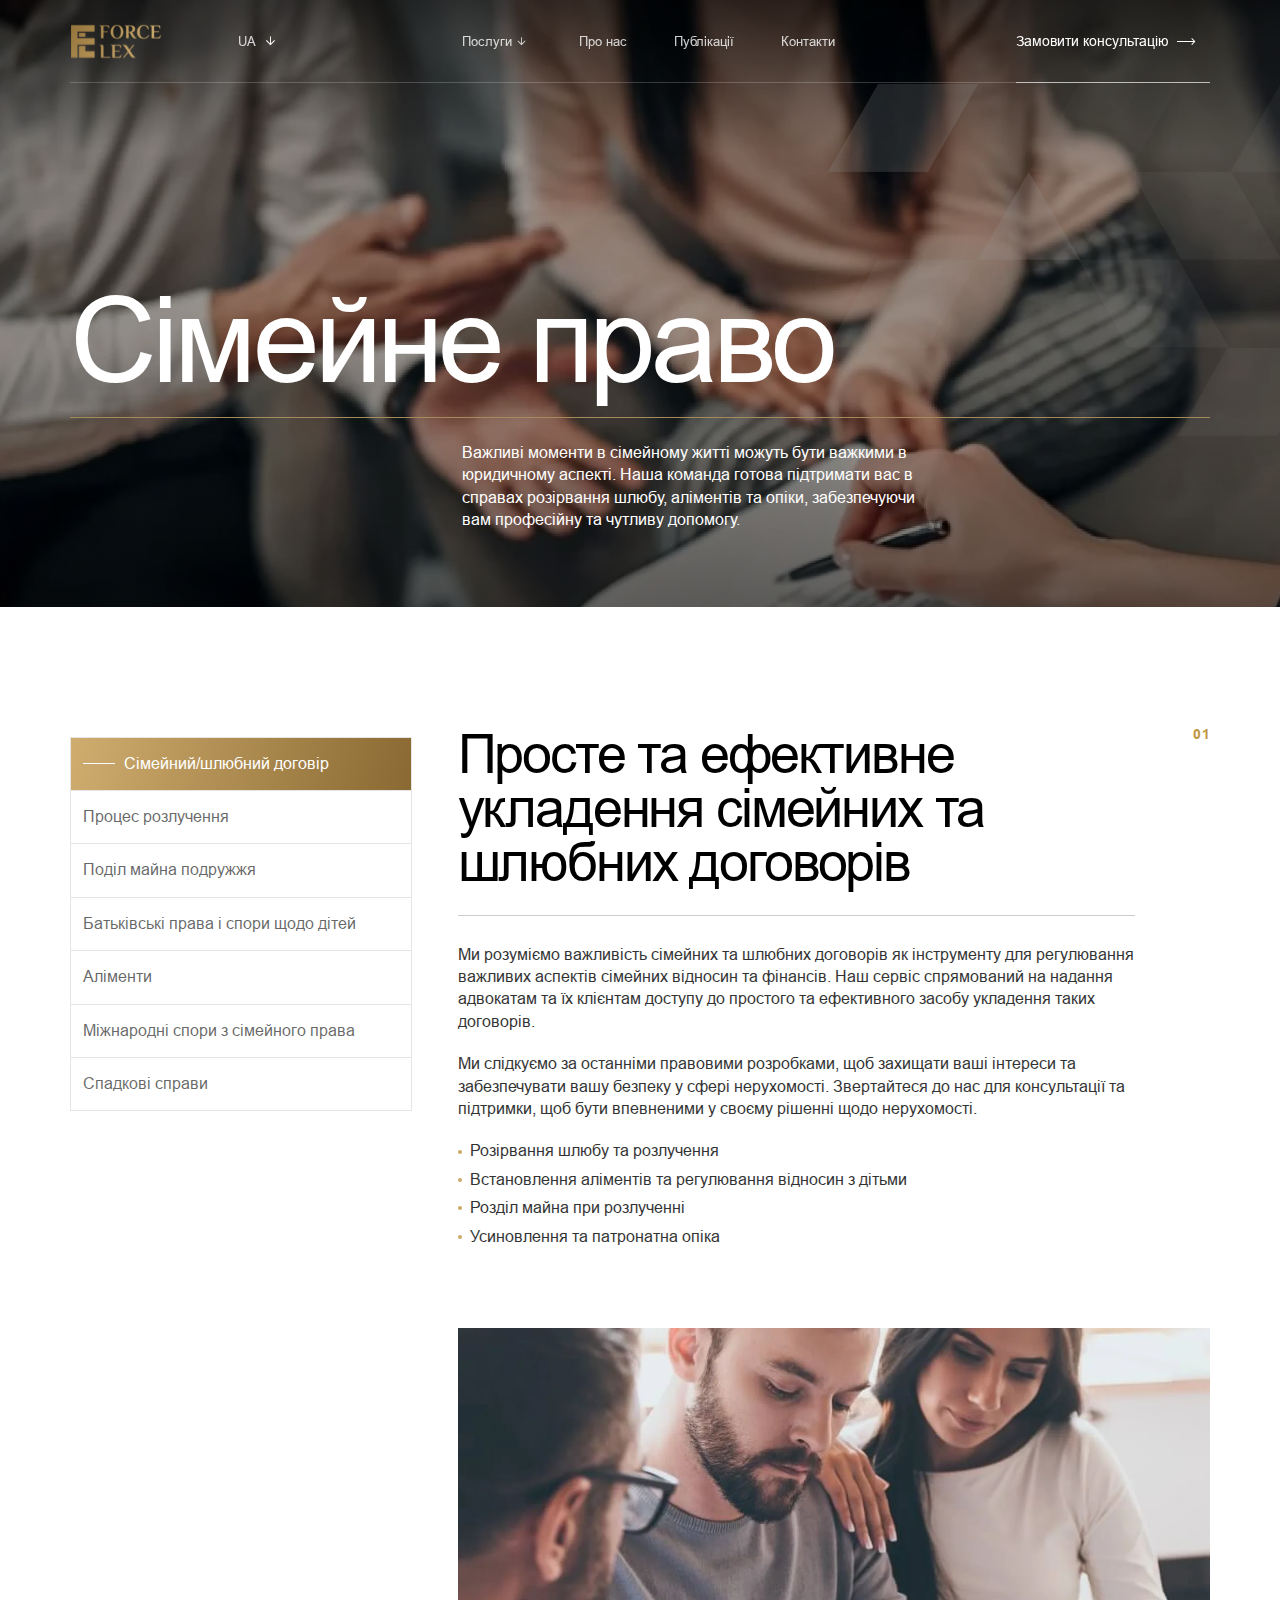
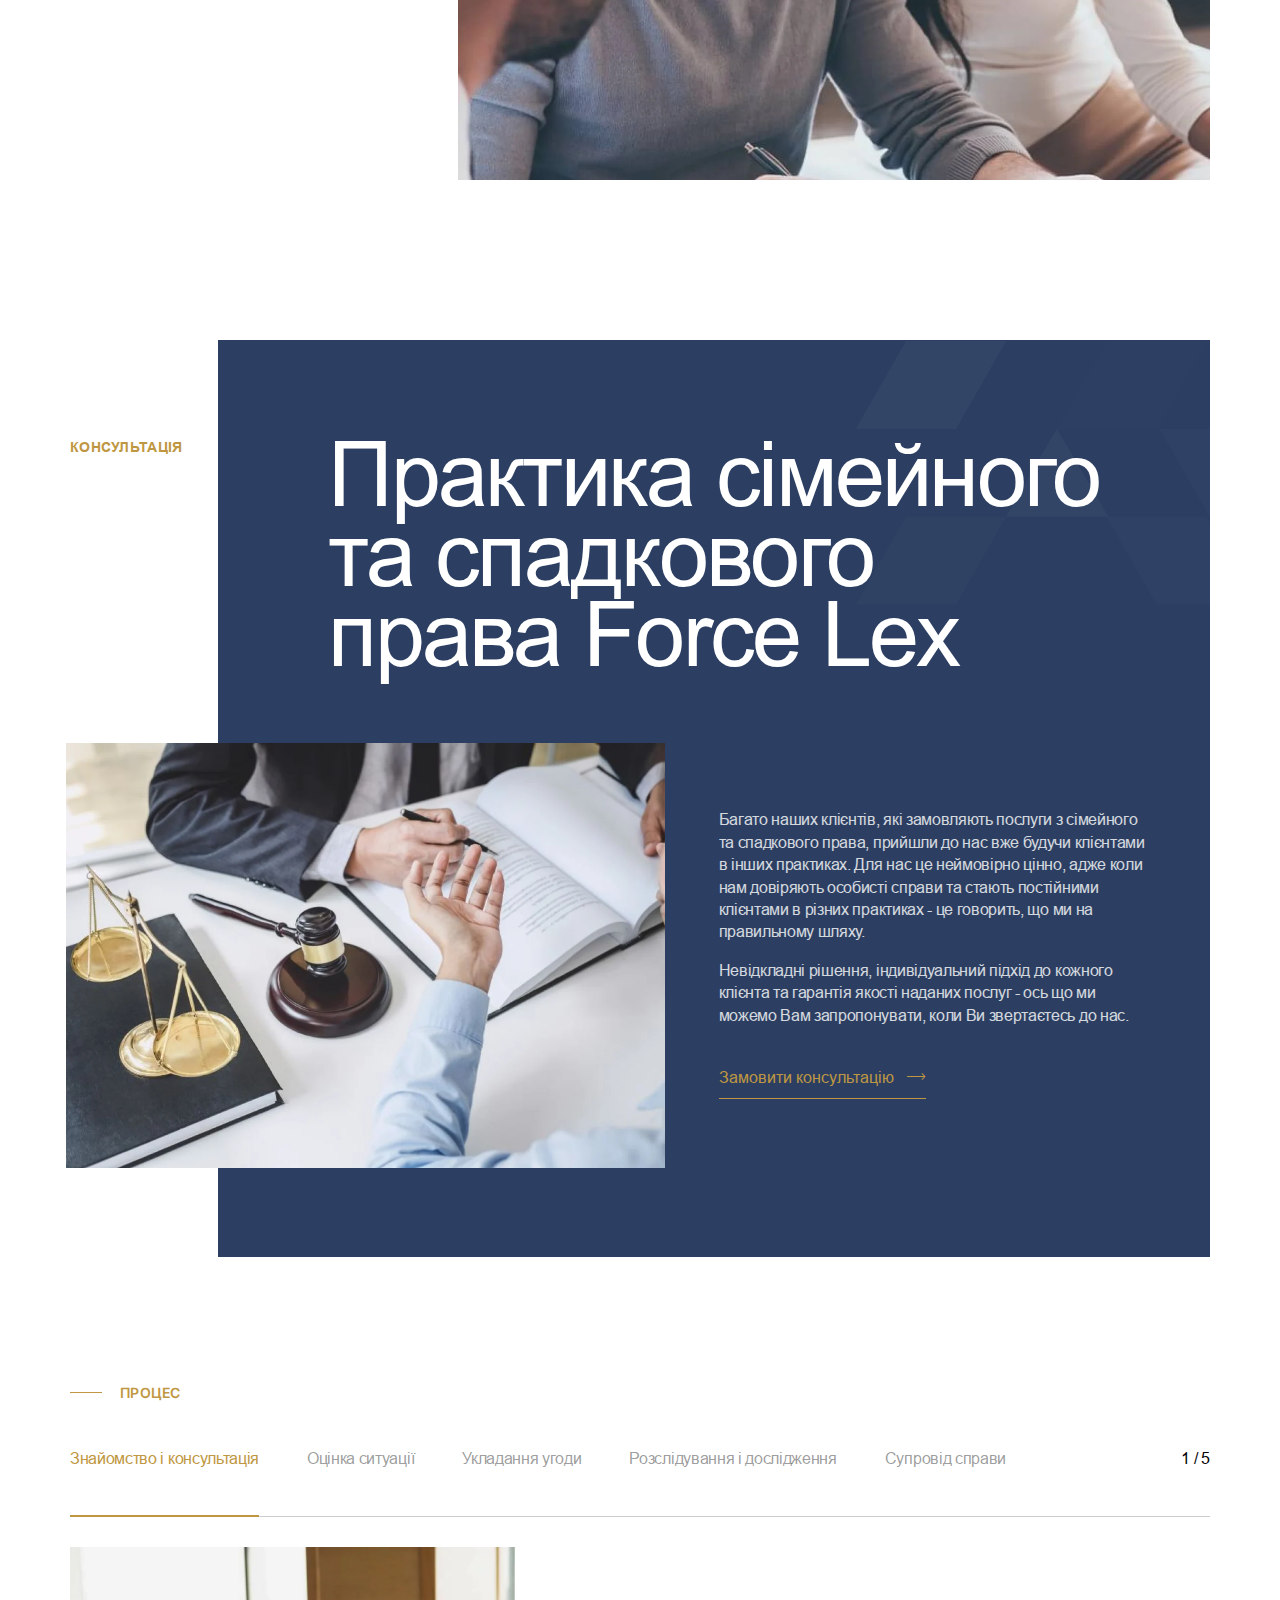
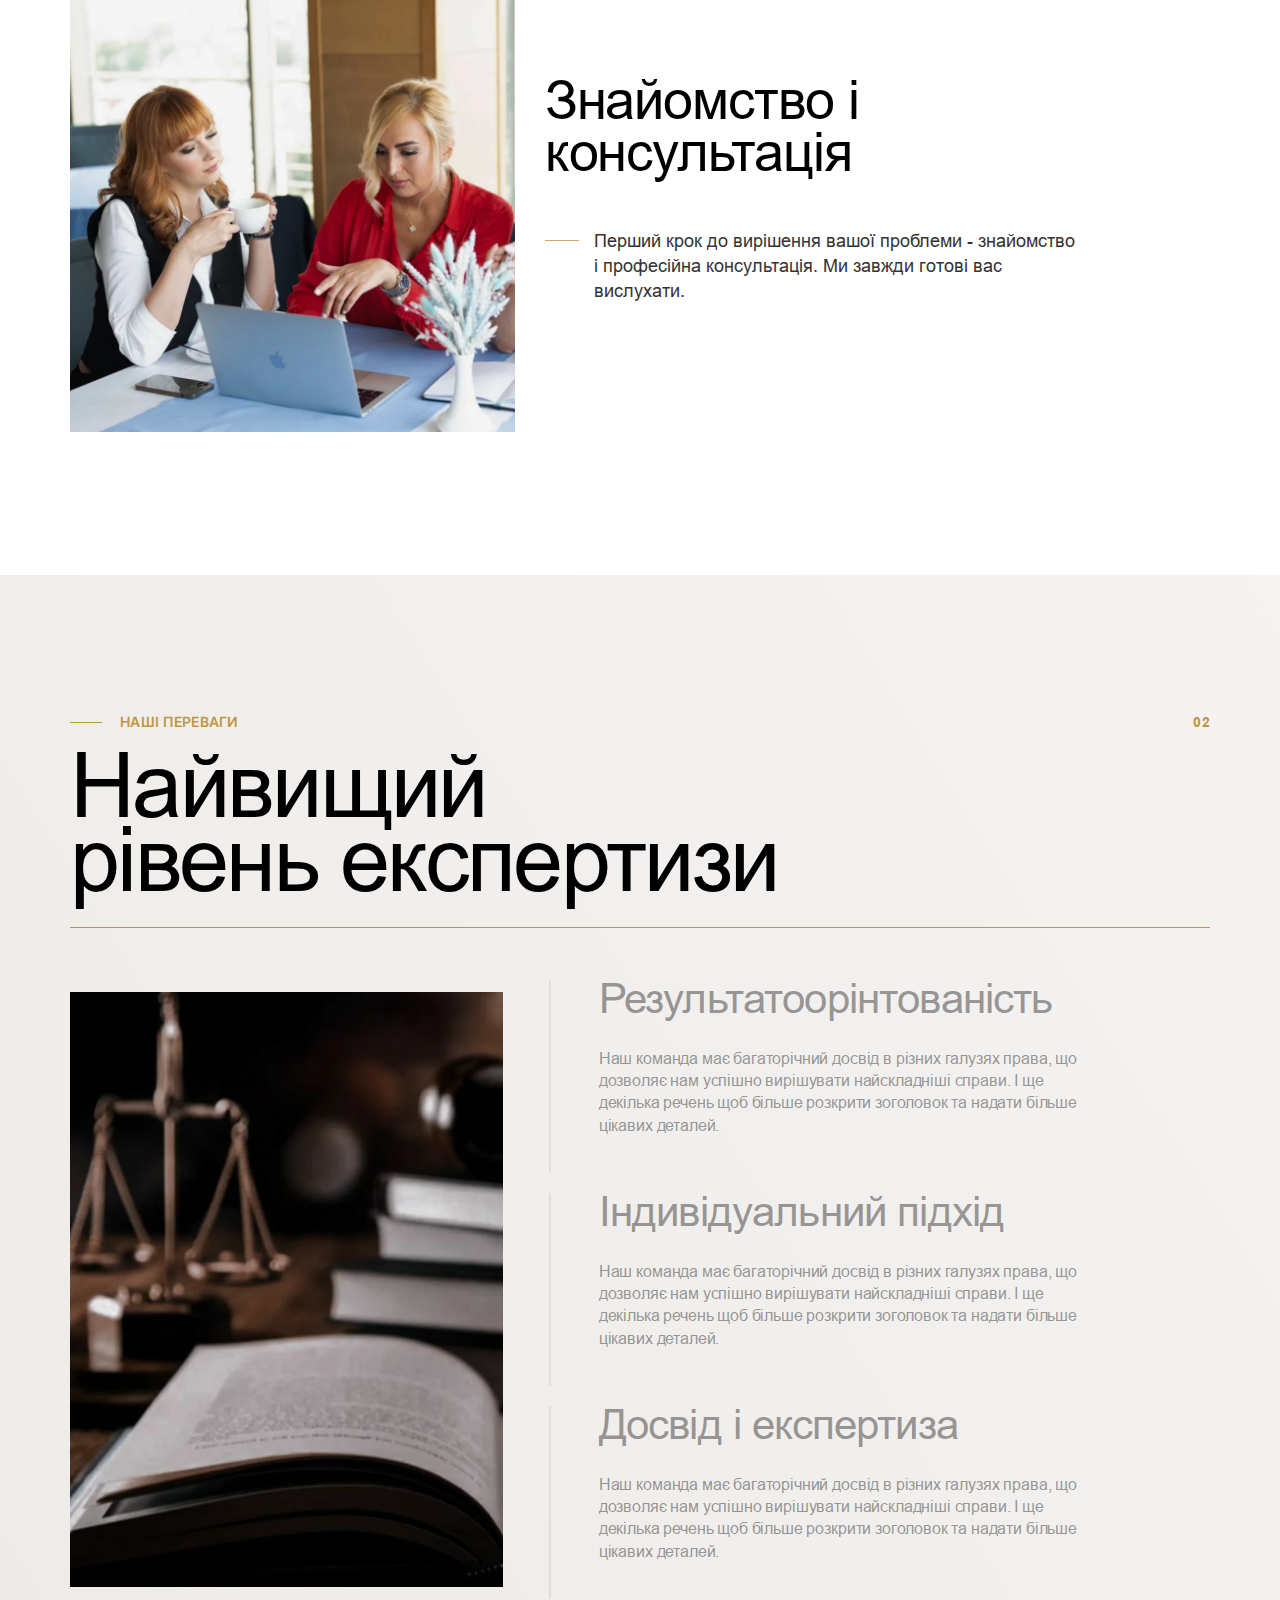
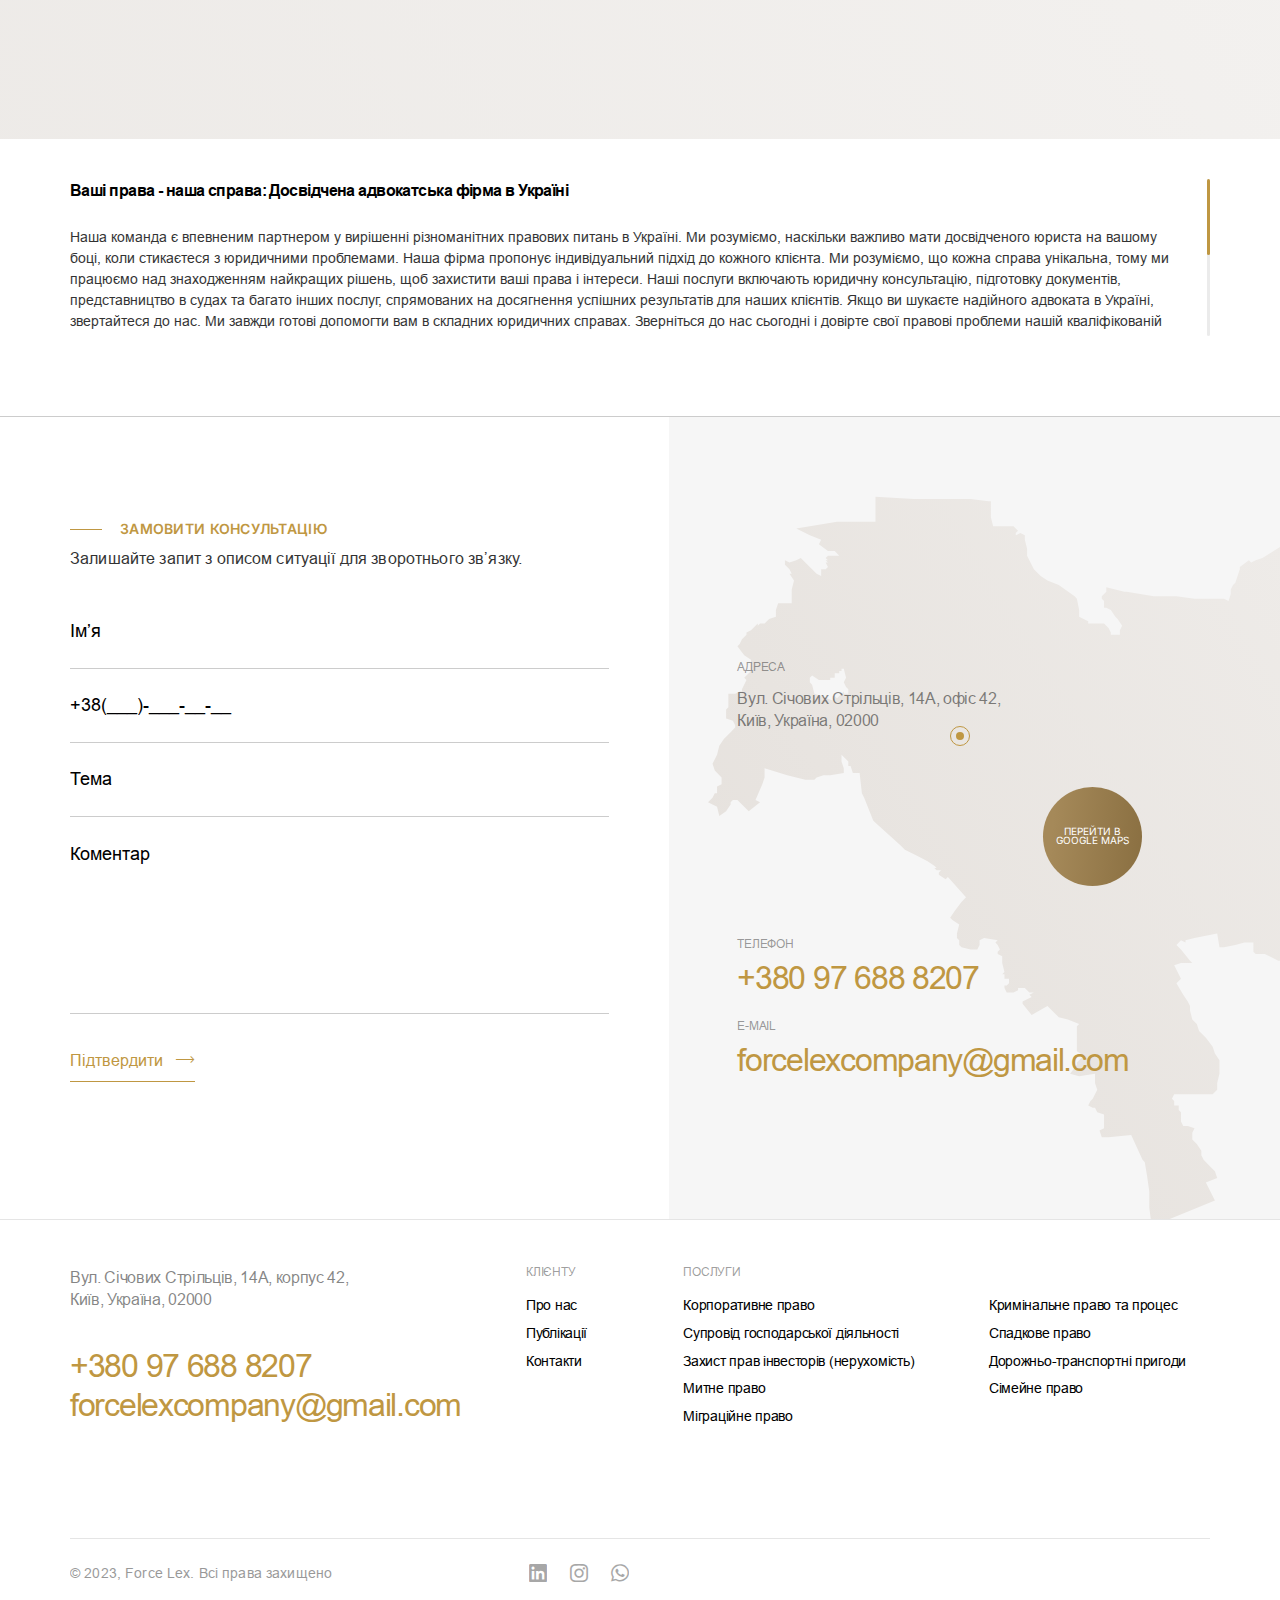
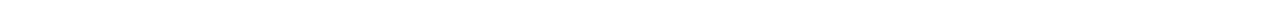
<file: service-page.html>
<!DOCTYPE html>
<html lang="uk">

<head>
	<title>Сімейне право</title>
	<meta charset="UTF-8">
	<meta name="format-detection" content="telephone=no">
	<!-- <style>body{opacity: 0;}</style> -->
	<link rel="stylesheet" href="css/style.min.css?_v=20231020195847">
	<link rel="shortcut icon" sizes="32x32" href="favicon.ico">
	<!-- <meta name="robots" content="noindex, nofollow"> -->
	<meta name="viewport" content="width=device-width, initial-scale=1.0">
</head>

<body class="load">
	<div class="wrapper">
		<header data-scroll="60" data-scroll-show class="header">
			<div class="header__container">
				<div class="header__wrap">
					<div class="header__logo--wrap">
						<a href="" class="header__logo">
							<img src="img/main/logo.svg" alt="">
						</a>
						<div data-dropdown-hover class="header__language language">
							<button data-dropdown-button class="language__button _icon-arrow-down" data-value="UA">UA</button>
							<ul data-dropdown-list class="language__list">
								<li data-dropdown-item class="language__item" data-value="UA">
									<a href="">UA</a>
								</li>
								<li data-dropdown-item class="language__item" data-value="RU">
									<a href="">RU</a>
								</li>
							</ul>
							<input type="text" name="select-language" value="" data-dropdown-input class="language__input">
						</div>
					</div>
					<div class="header__block">
						<button type="button" class="header__icon icon-menu"><span></span></button>
						<div data-da=".header,991.98,0" class="header__inner">
							<nav class="header__menu menu">
								<ul class="menu__list">
									<li data-hover class="menu__item menu__item--hover">
										<button data-button class="menu__link menu__link--hover _icon-arrow-down">Послуги</button>
										<div data-list class="menu__spollers menu-spollers">
											<div class="menu-spollers__wrapper">
												<div data-spollers="991.98,max" data-one-spoller class="menu-spollers__body">
													<div class="menu-spollers__column">
														<div class="menu-spollers__title--mob">Усі послуги</div>
														<div class="menu-spollers__pc">
															<h5 class="menu-spollers__title--top">Послуги</h5>
															<p class="menu-spollers__text">Force Lex надає юридичні послуги в найскладніших галузях права.
															</p>
														</div>
													</div>
													<details class="menu-spollers__details">
														<summary data-spoller-close class="menu-spollers__title">Компаніям</summary>
														<ul class="menu-spollers__list">
															<li class="menu-spollers__item">
																<a href="" class="menu-spollers__link"><span>01</span>Корпоративнe право</a>
															</li>
															<li class="menu-spollers__item">
																<a href="" class="menu-spollers__link"><span>02</span>Послуги з питань реєстрації бізнесу</a>
															</li>
															<li class="menu-spollers__item">
																<a href="" class="menu-spollers__link"><span>03</span>Супровід господарської діяльності</a>
															</li>
															<li class="menu-spollers__item">
																<a href="" class="menu-spollers__link"><span>04</span>Захист прав інвесторів
																	(нерухомість)</a>
															</li>
															<li class="menu-spollers__item">
																<a href="" class="menu-spollers__link"><span>05</span>Митне право</a>
															</li>
															<li class="menu-spollers__item">
																<a href="" class="menu-spollers__link"><span>06</span>Міграційне право</a>
															</li>
															<li class="menu-spollers__item">
																<a href="" class="menu-spollers__link"><span>07</span>Кримінальне право та процес</a>
															</li>
														</ul>
													</details>
													<details class="menu-spollers__details">
														<summary data-spoller-close class="menu-spollers__title">Фіз особам</summary>
														<ul class="menu-spollers__list">
															<li class="menu-spollers__item">
																<a href="" class="menu-spollers__link"><span>01</span>Cімейне право</a>
															</li>
															<li class="menu-spollers__item">
																<a href="" class="menu-spollers__link"><span>02</span>Спадкове право</a>
															</li>
															<li class="menu-spollers__item">
																<a href="" class="menu-spollers__link"><span>03</span>Дорожньо-транспортні пригоди</a>
															</li>
															<li class="menu-spollers__item">
																<a href="" class="menu-spollers__link"><span>04</span>Кримінальне право та процес</a>
															</li>
															<li class="menu-spollers__item">
																<a href="" class="menu-spollers__link"><span>05</span>Трудові правовідносини</a>
															</li>
															<li class="menu-spollers__item">
																<a href="" class="menu-spollers__link"><span>06</span>Нерухомість</a>
															</li>
														</ul>
													</details>
													<div class="menu-spollers__image">
														<picture><source srcset="img/main/menu-photo.webp" type="image/webp"><img src="img/main/menu-photo.jpg" alt=""></picture>
													</div>
												</div>
											</div>
										</div>
									</li>
									<li class="menu__item">
										<a href="#about" id="about-id" class="menu__link">Про нас</a>
									</li>
									<li class="menu__item">
										<a href="publications.html" class="menu__link">Публікації</a>
									</li>
									<li class="menu__item">
										<a href="contacts.html" class="menu__link">Контакти</a>
									</li>
								</ul>
							</nav>
							<div class="header__info">
								<div class="header__language-mob language-mob">
									<input checked class="language-mob__radio" type="radio" id="select-ua" name="select_language-mob">
									<label for="select-ua">
										<a href="" class="language-mob__link select-ua">UA</a>
									</label>
									<input class="language-mob__radio" type="radio" id="select-ru" name="select_language-mob">
									<label for="select-ru">
										<a href="" class="language-mob__link select-ru">RU</a>
									</label>
								</div>
								<div class="header__row">
									<div class="header__contacts">
										<a href="tel:+380 97 688 8207" class="header__contacts--link">+380 97 688 8207</a>
										<a href="mailto:forcelexcompany@gmail.com" class="header__contacts--link">forcelexcompany@gmail.com</a>
									</div>
									<div class="header__address">Вул. Січових Стрільців, 14А, корпус 42, Київ, Україна, 02000</div>
								</div>
							</div>
						</div>
					</div>
					<a href="" data-popup="#popup" class="header__contact--btn _icon-arrow-1">Замовити консультацію</a>
				</div>
		</header>
		<main>
			<section class="service-main">
				<div class="service-main__container">
					<div class="service-main__wrapper">
						<div class="service-main__content">
							<h1 class="service-main__title--top">Сімейне право</h1>
							<div class="service-main__inner">
								<p class="service-main__text">Важливі моменти в сімейному житті можуть бути важкими в юридичному аспекті. Наша команда готова підтримати вас в справах розірвання шлюбу, аліментів та опіки, забезпечуючи вам професійну та чутливу допомогу.</p>
							</div>
						</div>
					</div>
				</div>
				<div class="service-main__bg">
					<picture><source srcset="img/service/service-04.webp" type="image/webp"><img src="img/service/service-04.png" alt=""></picture>
				</div>
			</section>
			<section class="service-info">
				<div class="service-info__container">
					<div class="service-info__wrapper">
						<div class="service-info__row row">
							<div class="row__count">01</div>
						</div>
						<div data-tabs class="service-info__tabs tabs-services">
							<div data-tabs-titles class="tabs-services__navigation">
								<button type="button" class="tabs-services__title--s _tab-active">Сімейний/шлюбний договір</button>
								<button type="button" class="tabs-services__title--s">Процес розлучення</button>
								<button type="button" class="tabs-services__title--s">Поділ майна подружжя</button>
								<button type="button" class="tabs-services__title--s">Батьківські права і спори щодо дітей</button>
								<button type="button" class="tabs-services__title--s">Аліменти</button>
								<button type="button" class="tabs-services__title--s">Міжнародні спори з сімейного права</button>
								<button type="button" class="tabs-services__title--s">Спадкові справи</button>
							</div>
							<div data-tabs-body class="tabs-services__content">
								<div class="tabs-services__body">
									<h3 class="tabs-services__content--title">Просте та ефективне укладення сімейних та шлюбних договорів</h3>
									<div class="tabs-services__content--wrap">
										<p class="tabs-services__text">Ми розуміємо важливість сімейних та шлюбних договорів як інструменту для регулювання важливих аспектів сімейних відносин та фінансів. Наш сервіс спрямований на надання адвокатам та їх клієнтам доступу до простого та ефективного засобу укладення таких договорів.</p>
										<p class="tabs-services__text">Ми слідкуємо за останніми правовими розробками, щоб захищати ваші інтереси та забезпечувати вашу безпеку у сфері нерухомості. Звертайтеся до нас для консультації та підтримки, щоб бути впевненими у своєму рішенні щодо нерухомості.</p>
										<ul class="tabs-services__list">
											<li class="tabs-services__item">Розірвання шлюбу та розлучення</li>
											<li class="tabs-services__item">Встановлення аліментів та регулювання відносин з дітьми</li>
											<li class="tabs-services__item">Розділ майна при розлученні</li>
											<li class="tabs-services__item">Усиновлення та патронатна опіка</li>
										</ul>
										<div class="tabs-services__image">
											<picture><source srcset="img/service/service-01.webp" type="image/webp"><img src="img/service/service-01.png" alt=""></picture>
										</div>
									</div>
								</div>
								<div class="tabs-services__body">
									<h3 class="tabs-services__content--title">Процес розлучення</h3>
									<div class="tabs-services__content--wrap">
										<p class="tabs-services__text">Ми розуміємо важливість сімейних та шлюбних договорів як інструменту для регулювання важливих аспектів сімейних відносин та фінансів. Наш сервіс спрямований на надання адвокатам та їх клієнтам доступу до простого та ефективного засобу укладення таких договорів.</p>
										<ul class="tabs-services__list">
											<li class="tabs-services__item">Розірвання шлюбу та розлучення</li>
											<li class="tabs-services__item">Встановлення аліментів та регулювання відносин з дітьми</li>
											<li class="tabs-services__item">Розділ майна при розлученні</li>
											<li class="tabs-services__item">Усиновлення та патронатна опіка</li>
										</ul>
										<div class="tabs-services__image">
											<picture><source srcset="img/service/service-01.webp" type="image/webp"><img src="img/service/service-01.png" alt=""></picture>
										</div>
									</div>
								</div>
								<div class="tabs-services__body">
									<h3 class="tabs-services__content--title">Поділ майна подружжя</h3>
									<div class="tabs-services__content--wrap">
										<p class="tabs-services__text">Ми розуміємо важливість сімейних та шлюбних договорів як інструменту для регулювання важливих аспектів сімейних відносин та фінансів. Наш сервіс спрямований на надання адвокатам та їх клієнтам доступу до простого та ефективного засобу укладення таких договорів.</p>
										<p class="tabs-services__text">Ми слідкуємо за останніми правовими розробками, щоб захищати ваші інтереси та забезпечувати вашу безпеку у сфері нерухомості. Звертайтеся до нас для консультації та підтримки, щоб бути впевненими у своєму рішенні щодо нерухомості.</p>
										<ul class="tabs-services__list">
											<li class="tabs-services__item">Розірвання шлюбу та розлучення</li>
											<li class="tabs-services__item">Встановлення аліментів та регулювання відносин з дітьми</li>
											<li class="tabs-services__item">Розділ майна при розлученні</li>
											<li class="tabs-services__item">Усиновлення та патронатна опіка</li>
										</ul>
										<div class="tabs-services__image">
											<picture><source srcset="img/service/service-04.webp" type="image/webp"><img src="img/service/service-04.png" alt=""></picture>
										</div>
									</div>
								</div>
								<div class="tabs-services__body">
									<h3 class="tabs-services__content--title">Батьківські права і спори щодо дітей</h3>
									<div class="tabs-services__content--wrap">
										<p class="tabs-services__text">Ми слідкуємо за останніми правовими розробками, щоб захищати ваші інтереси та забезпечувати вашу безпеку у сфері нерухомості. Звертайтеся до нас для консультації та підтримки, щоб бути впевненими у своєму рішенні щодо нерухомості.</p>
										<ul class="tabs-services__list">
											<li class="tabs-services__item">Розірвання шлюбу та розлучення</li>
											<li class="tabs-services__item">Встановлення аліментів та регулювання відносин з дітьми</li>
											<li class="tabs-services__item">Розділ майна при розлученні</li>
											<li class="tabs-services__item">Усиновлення та патронатна опіка</li>
										</ul>
										<div class="tabs-services__image">
											<picture><source srcset="img/service/service-01.webp" type="image/webp"><img src="img/service/service-01.png" alt=""></picture>
										</div>
									</div>
								</div>
								<div class="tabs-services__body">
									<h3 class="tabs-services__content--title">Аліменти</h3>
									<div class="tabs-services__content--wrap">
										<p class="tabs-services__text">Ми розуміємо важливість сімейних та шлюбних договорів як інструменту для регулювання важливих аспектів сімейних відносин та фінансів. Наш сервіс спрямований на надання адвокатам та їх клієнтам доступу до простого та ефективного засобу укладення таких договорів.</p>
										<p class="tabs-services__text">Ми слідкуємо за останніми правовими розробками, щоб захищати ваші інтереси та забезпечувати вашу безпеку у сфері нерухомості. Звертайтеся до нас для консультації та підтримки, щоб бути впевненими у своєму рішенні щодо нерухомості.</p>
										<ul class="tabs-services__list">
											<li class="tabs-services__item">Розірвання шлюбу та розлучення</li>
											<li class="tabs-services__item">Встановлення аліментів та регулювання відносин з дітьми</li>
											<li class="tabs-services__item">Розділ майна при розлученні</li>
											<li class="tabs-services__item">Усиновлення та патронатна опіка</li>
										</ul>
										<div class="tabs-services__image">
											<picture><source srcset="img/service/service-01.webp" type="image/webp"><img src="img/service/service-01.png" alt=""></picture>
										</div>
									</div>
								</div>
								<div class="tabs-services__body">
									<h3 class="tabs-services__content--title">Міжнародні спори з сімейного права</h3>
									<div class="tabs-services__content--wrap">
										<p class="tabs-services__text">Ми розуміємо важливість сімейних та шлюбних договорів як інструменту для регулювання важливих аспектів сімейних відносин та фінансів. Наш сервіс спрямований на надання адвокатам та їх клієнтам доступу до простого та ефективного засобу укладення таких договорів.</p>
										<p class="tabs-services__text">Ми слідкуємо за останніми правовими розробками, щоб захищати ваші інтереси та забезпечувати вашу безпеку у сфері нерухомості. Звертайтеся до нас для консультації та підтримки, щоб бути впевненими у своєму рішенні щодо нерухомості.</p>
										<ul class="tabs-services__list">
											<li class="tabs-services__item">Розірвання шлюбу та розлучення</li>
											<li class="tabs-services__item">Встановлення аліментів та регулювання відносин з дітьми</li>
											<li class="tabs-services__item">Розділ майна при розлученні</li>
											<li class="tabs-services__item">Усиновлення та патронатна опіка</li>
										</ul>
										<div class="tabs-services__image">
											<picture><source srcset="img/service/service-04.webp" type="image/webp"><img src="img/service/service-04.png" alt=""></picture>
										</div>
									</div>
								</div>
								<div class="tabs-services__body">
									<h3 class="tabs-services__content--title">Спадкові справи</h3>
									<div class="tabs-services__content--wrap">
										<p class="tabs-services__text">Ми слідкуємо за останніми правовими розробками, щоб захищати ваші інтереси та забезпечувати вашу безпеку у сфері нерухомості. Звертайтеся до нас для консультації та підтримки, щоб бути впевненими у своєму рішенні щодо нерухомості.</p>
										<ul class="tabs-services__list">
											<li class="tabs-services__item">Розірвання шлюбу та розлучення</li>
											<li class="tabs-services__item">Встановлення аліментів та регулювання відносин з дітьми</li>
											<li class="tabs-services__item">Розділ майна при розлученні</li>
											<li class="tabs-services__item">Усиновлення та патронатна опіка</li>
										</ul>
										<div class="tabs-services__image">
											<picture><source srcset="img/service/service-01.webp" type="image/webp"><img src="img/service/service-01.png" alt=""></picture>
										</div>
									</div>
								</div>
							</div>
						</div>
					</div>
				</div>
			</section>
			<section class="about-03">
				<div class="about-03__container">
					<div class="about-03__wrapper">
						<div data-da=".about-03__main,991.98,0" class="about-03__title--s">консультація</div>
						<div class="about-03__main">
							<h2 class="about-03__title">Практика сімейного та спадкового права Force Lex</h2>
							<div class="about-03__block">
								<div class="about-03__image">
									<picture><source srcset="img/service/service-02.webp" type="image/webp"><img src="img/service/service-02.png" alt=""></picture>
								</div>
								<div class="about-03__content">
									<p class="about-03__text">Багато наших клієнтів, які замовляють послуги з сімейного та спадкового права, прийшли до нас вже будучи клієнтами в інших практиках. Для нас це неймовірно цінно, адже коли нам довіряють особисті справи та стають постійними клієнтами в різних практиках - це говорить, що ми на правильному шляху.</p>
									<p class="about-03__text">Невідкладні рішення, індивідуальний підхід до кожного клієнта та гарантія якості наданих послуг - ось що ми можемо Вам запропонувати, коли Ви звертаєтесь до нас.</p>
									<a href="" data-popup="#popup" class="about-03__link--btn _icon-arrow-1">Замовити консультацію</a>
								</div>
							</div>
						</div>
					</div>
				</div>
			</section>
			<section id="process" class="about-02">
				<div class="about-02__container">
					<p class="about-02__descr--title">Процес</p>
					<div class="about-02__wrapper">
						<div class="about-02__count--wrap">
							<div class="about-02__count--row">
								<div class="about-02__count-1">1</div>
								<span>/</span>
								<div class="about-02__count-5">5</div>
							</div>
						</div>
						<div data-tabs class="about-02__tabs tabs-about">
							<nav data-tabs-titles class="tabs-about__navigation">
								<button type="button" class="tabs-about__title _tab-active">Знайомство і консультація</button>
								<button type="button" class="tabs-about__title">Оцінка ситуації</button>
								<button type="button" class="tabs-about__title">Укладання угоди</button>
								<button type="button" class="tabs-about__title">Розслідування і дослідження</button>
								<button type="button" class="tabs-about__title">Супровід справи</button>
							</nav>
							<div data-tabs-body class="tabs-about__content">
								<div class="tabs-about__body">
									<div class="tabs-about__wrap">
										<div class="tabs-about__image">
											<picture><source srcset="img/about/photo-01.webp" type="image/webp"><img src="img/about/photo-01.jpg" alt=""></picture>
										</div>
										<div class="tabs-about__info">
											<h3 class="tabs-about__title--top">Знайомство і консультація</h3>
											<p class="tabs-about__text">Перший крок до вирішення вашої проблеми - знайомство і професійна
												консультація. Ми завжди готові вас вислухати.</p>
										</div>
									</div>
								</div>
								<div class="tabs-about__body">
									<div class="tabs-about__wrap">
										<div class="tabs-about__image">
											<picture><source srcset="img/about/photo-01.webp" type="image/webp"><img src="img/about/photo-01.jpg" alt=""></picture>
										</div>
										<div class="tabs-about__info">
											<h3 class="tabs-about__title--top">Оцінка ситуації</h3>
											<p class="tabs-about__text">Компетентний аналіз і оцінка юридичної ситуації допоможе визначити
												найкращий шлях її вирішення.</p>
										</div>
									</div>
								</div>
								<div class="tabs-about__body">
									<div class="tabs-about__wrap">
										<div class="tabs-about__image">
											<picture><source srcset="img/about/photo-01.webp" type="image/webp"><img src="img/about/photo-01.jpg" alt=""></picture>
										</div>
										<div class="tabs-about__info">
											<h3 class="tabs-about__title--top">Укладання угоди</h3>
											<p class="tabs-about__text">Укладаючи угоду з нами, ви отримуєте надійного партнера у своїй
												юридичній подорожі.</p>
										</div>
									</div>
								</div>
								<div class="tabs-about__body">
									<div class="tabs-about__wrap">
										<div class="tabs-about__image">
											<picture><source srcset="img/about/photo-01.webp" type="image/webp"><img src="img/about/photo-01.jpg" alt=""></picture>
										</div>
										<div class="tabs-about__info">
											<h3 class="tabs-about__title--top">Розслідування і дослідження</h3>
											<p class="tabs-about__text">Детальне розслідування і глибоке дослідження обставин справи - ключ до
												її успішного завершення.</p>
										</div>
									</div>
								</div>
								<div class="tabs-about__body">
									<div class="tabs-about__wrap">
										<div class="tabs-about__image">
											<picture><source srcset="img/about/photo-01.webp" type="image/webp"><img src="img/about/photo-01.jpg" alt=""></picture>
										</div>
										<div class="tabs-about__info">
											<h3 class="tabs-about__title--top">Супровід справи</h3>
											<p class="tabs-about__text">Ми надаємо повний супровід вашої справи від початку і до її успішного
												завершення, гарантуючи ваші права та інтереси.</p>
										</div>
									</div>
								</div>
							</div>
						</div>
					</div>
				</div>
			</section>
			<section class="achievements">
				<div class="achievements__container">
					<div class="achievements__row row achievements__row--h">
						<p class="row__descr--title">Наші переваги</p>
						<div class="row__count">02</div>
					</div>
					<h2 class="achievements__title--top">Найвищий<br>рівень експертизи</h2>
					<div class="achievements__wrapper">
						<div class="achievements__image">
							<picture><source srcset="img/home/achievements-bg.webp" type="image/webp"><img src="img/home/achievements-bg.png" alt=""></picture>
						</div>
						<ul class="achievements__list">
							<li class="achievements__item">
								<div class="achievements__item--count">02</div>
								<h4 class="achievements__title">Результатоорінтованість</h4>
								<p class="achievements__text">Наш команда має багаторічний досвід в різних галузях права, що дозволяє
									нам успішно вирішувати найскладніші справи. <span>І ще декілька речень щоб більше розкрити зоголовок
										та
										надати більше цікавих деталей.</span></p>
							</li>
							<li class="achievements__item">
								<div class="achievements__item--count">01</div>
								<h4 class="achievements__title">Індивідуальний підхід</h4>
								<p class="achievements__text">Наш команда має багаторічний досвід в різних галузях права, що дозволяє
									нам успішно вирішувати найскладніші справи. <span>І ще декілька речень щоб більше розкрити зоголовок
										та
										надати більше цікавих деталей.</span></p>
							</li>
							<li class="achievements__item">
								<div class="achievements__item--count">03</div>
								<h4 class="achievements__title">Досвід і експертиза</h4>
								<p class="achievements__text">Наш команда має багаторічний досвід в різних галузях права, що дозволяє
									нам успішно вирішувати найскладніші справи. <span>І ще декілька речень щоб більше розкрити зоголовок
										та
										надати більше цікавих деталей.</span></p>
							</li>
						</ul>
					</div>
				</div>
			</section>
			<section class="content">
				<div class="content__container">
					<div class="content__wrapper baron">
						<div class="content__body baron__scroller">
							<p><b>Ваші права - наша справа: Досвідчена адвокатська фірма в Україні</b></p>
							<p>Наша команда є впевненим партнером у вирішенні різноманітних правових питань в Україні. Ми розуміємо,
								наскільки важливо мати досвідченого юриста на вашому боці, коли стикаєтеся з юридичними проблемами. Наша
								фірма пропонує індивідуальний підхід до кожного клієнта. Ми розуміємо, що кожна справа унікальна, тому
								ми
								працюємо над знаходженням найкращих рішень, щоб захистити ваші права і інтереси. Наші послуги включають
								юридичну консультацію, підготовку документів, представництво в судах та багато інших послуг, спрямованих
								на досягнення успішних результатів для наших клієнтів. Якщо ви шукаєте надійного адвоката в Україні,
								звертайтеся до нас. Ми завжди готові допомогти вам в складних юридичних справах. Зверніться до нас
								сьогодні і довірте свої правові проблеми нашій кваліфікованій команді адвокатів.</p>
							<p>Наша команда є впевненим партнером у вирішенні різноманітних правових питань в Україні. Ми розуміємо,
								наскільки важливо мати досвідченого юриста на вашому боці, коли стикаєтеся з юридичними проблемами. Наша
								фірма пропонує індивідуальний підхід до кожного клієнта. Ми розуміємо, що кожна справа унікальна, тому
								ми
								працюємо над знаходженням найкращих рішень, щоб захистити ваші права і інтереси. Наші послуги включають
								юридичну консультацію, підготовку документів, представництво в судах та багато інших послуг, спрямованих
								на досягнення успішних результатів для наших клієнтів. Якщо ви шукаєте надійного адвоката в Україні,
								звертайтеся до нас. Ми завжди готові допомогти вам в складних юридичних справах. Зверніться до нас
								сьогодні і довірте свої правові проблеми нашій кваліфікованій команді адвокатів.</p>
						</div>
						<div class="baron__track">
							<div class="baron__bar"></div>
						</div>
					</div>
				</div>
			</section>
			<section id="block-form" class="form-block">
				<div class="form-block__container">
					<div class="form-block__wrapper">
						<form action="" data-goto-error class="form-block__column--form">
							<div class="form-block__tab">
								<p class="form-block__descr--title">замовити консультацію</p>
								<p class="form-block__text">Залишайте запит з описом ситуації для зворотнього звʼязку.</p>
							</div>
							<div class="form-block__tab--form">
								<div class="form-block__inner">
									<div class="form-block__item">
										<input name="name" type="text" placeholder="Імʼя" class="form-block__input">
									</div>
									<div class="form-block__item">
										<input data-error="Введіть номер телефону, щоб продовжити" data-required="phone" data-validate name="phone" type="tel" placeholder="+38(___)-___-__-__" class="form-block__input phone-mask">
									</div>
									<div class="form-block__item">
										<input name="theme" type="text" placeholder="Тема" class="form-block__input">
									</div>
									<div class="form-block__item">
										<textarea class="form-block__textarea" name="comment" placeholder="Коментар"></textarea>
									</div>
								</div>
								<button type="submit" class="form-block__link--btn _icon-arrow-1">Підтвердити</button>
							</div>
						</form>
						<div class="form-block__column">
							<div class="form-block__content">
								<div class="form-block__content--address">
									<div class="form-block__label">адреса</div>
									<div class="form-block__address">Вул. Січових Стрільців, 14А, офіс 42, Київ, Україна, 02000</div>
								</div>
								<div class="form-block__map--wrap">
									<a href="https://maps.app.goo.gl/JDqRAp4ExVZRtRMS9" target="_blank" class="form-block__map">перейти в
										Google
										Maps</a>
								</div>
								<div class="form-block__bottom">
									<div class="form-block__content--item">
										<div class="form-block__label">Телефон</div>
										<a href="tel:+380976888207" class="form-block__link">+380 97 688 8207</a>
									</div>
									<div class="form-block__content--item">
										<div class="form-block__label">e-mail</div>
										<a href="mailto:forcelexcompany@gmail.com" class="form-block__link">forcelexcompany@gmail.com</a>
									</div>
								</div>
							</div>
							<div class="form-block__image">
								<img src="img/other/map.svg" alt="">
							</div>
						</div>
					</div>
				</div>
			</section>
		</main>
		<footer class="footer">
			<div class="footer__container">
				<div class="footer__main">
					<div class="footer__info">
						<div class="footer__address">Вул. Січових Стрільців, 14А, корпус 42, Київ, Україна, 02000</div>
						<div class="footer__contacts">
							<a href="tel:+380 97 688 8207" class="footer__contacts--link">+380 97 688 8207</a>
							<a href="mailto:forcelexcompany@gmail.com" class="footer__contacts--link">forcelexcompany@gmail.com</a>
						</div>
					</div>
					<nav class="footer__nav">
						<div class="footer__column">
							<div class="footer__title">Клієнту</div>
							<ul class="footer__list">
								<li class="footer__item">
									<a href="" class="footer__link">Про нас</a>
								</li>
								<li class="footer__item">
									<a href="" class="footer__link">Публікації</a>
								</li>
								<li class="footer__item">
									<a href="" class="footer__link">Контакти</a>
								</li>
							</ul>
						</div>
						<div class="footer__column">
							<div class="footer__title">Послуги</div>
							<div class="footer__column--wrap">
								<ul class="footer__list">
									<li class="footer__item">
										<a href="" class="footer__link">Корпоративнe право</a>
									</li>
									<li class="footer__item">
										<a href="" class="footer__link">Супровід господарської діяльності</a>
									</li>
									<li class="footer__item">
										<a href="" class="footer__link">Захист прав інвесторів (нерухомість)</a>
									</li>
									<li class="footer__item">
										<a href="" class="footer__link">Митне право</a>
									</li>
									<li class="footer__item">
										<a href="" class="footer__link">Міграційне право</a>
									</li>
								</ul>
								<ul class="footer__list">
									<li class="footer__item">
										<a href="" class="footer__link">Кримінальне право та процес</a>
									</li>
									<li class="footer__item">
										<a href="" class="footer__link">Спадкове право</a>
									</li>
									<li class="footer__item">
										<a href="" class="footer__link">Дорожньо-транспортні пригоди</a>
									</li>
									<li class="footer__item">
										<a href="" class="footer__link">Сімейне право</a>
									</li>
								</ul>
							</div>
						</div>
					</nav>
				</div>
				<div class="footer__wrapper">
					<p class="footer__allright">© 2023, Force Lex. Всі права захищено</p>
					<div class="footer__socials">
						<a href="" class="footer__socials--link _icon-linkedin"></a>
						<a href="" class="footer__socials--link _icon-instagram"></a>
						<a href="" class="footer__socials--link _icon-whatsapp"></a>
					</div>
				</div>
			</div>
		</footer>
	</div>
	<div id="popup" aria-hidden="true" class="popup">
		<div class="popup__wrapper">
			<div class="popup__content">
				<div class="popup__top">
					<button data-close type="button" class="popup__close _icon-close"></button>
				</div>
				<form action="" data-dev class="popup__form-block form-block__column--form">
					<div class="form-block__tab">
						<h6 class="form-block__title">Замовити консультацію</h6>
						<p class="form-block__text">Залишайте запит з описом ситуації для зворотнього звʼязку.</p>
					</div>
					<div class="form-block__tab--form">
						<div class="form-block__inner">
							<div class="form-block__item">
								<input name="name" type="text" placeholder="Імʼя" class="form-block__input">
							</div>
							<div class="form-block__item">
								<input data-error="Введіть номер телефону, щоб продовжити" data-required="phone" data-validate name="phone" type="tel" placeholder="+38(___)-___-__-__" class="form-block__input phone-mask">
							</div>
							<div class="form-block__item">
								<textarea class="form-block__textarea" name="comment" placeholder="Коментар"></textarea>
							</div>
						</div>
						<button type="submit" class="form-block__link--btn _icon-arrow-1">Підтвердити</button>
					</div>
				</form>
			</div>
		</div>
	</div>
	<script src="js/app.min.js?_v=20231020195847"></script>
	<script>
		// //  Первый код удалить, расскомментировать второй код, для правильного перехода по якорям

		// window.addEventListener('load', function () {
		//   var main = document.getElementById('main');
		//   if (!main) {
		//     document.getElementById('services-id').href = "index.html#services";
		//     document.getElementById('about-id').href = "index.html#about";
		//     document.getElementById('process-id').href = "index.html#process";
		//   }
		// });

		// // window.addEventListener('load', function () {
		// //   var main = document.getElementById('main');
		// //   if (!main) {
		// //     var indexRoute = "{{ route('index') }}";
		// //     document.getElementById('services-id').href = indexRoute + "#services";
		// //     document.getElementById('about-id').href = indexRoute + "#about";
		// //     document.getElementById('process-id').href = indexRoute + "#process";
		// //   }
		// // });
	</script>
</body>

</html>
</file>
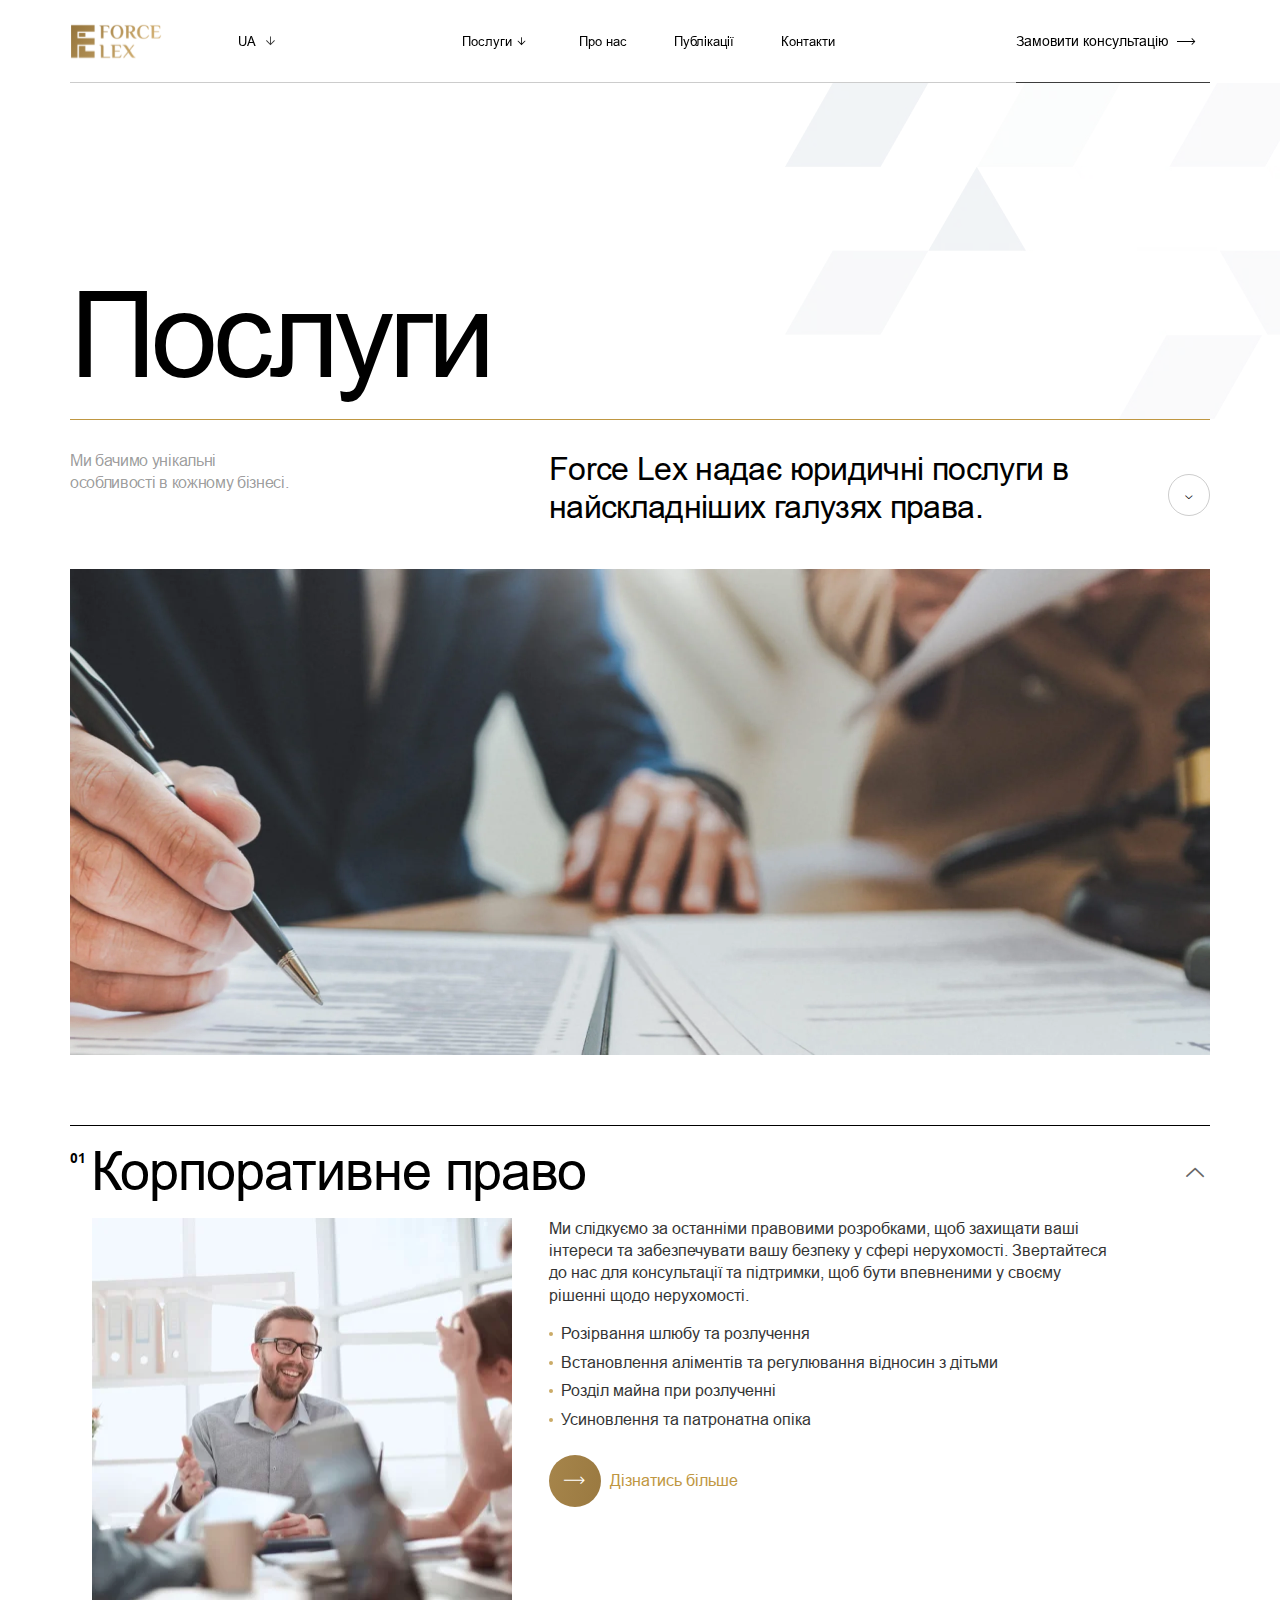
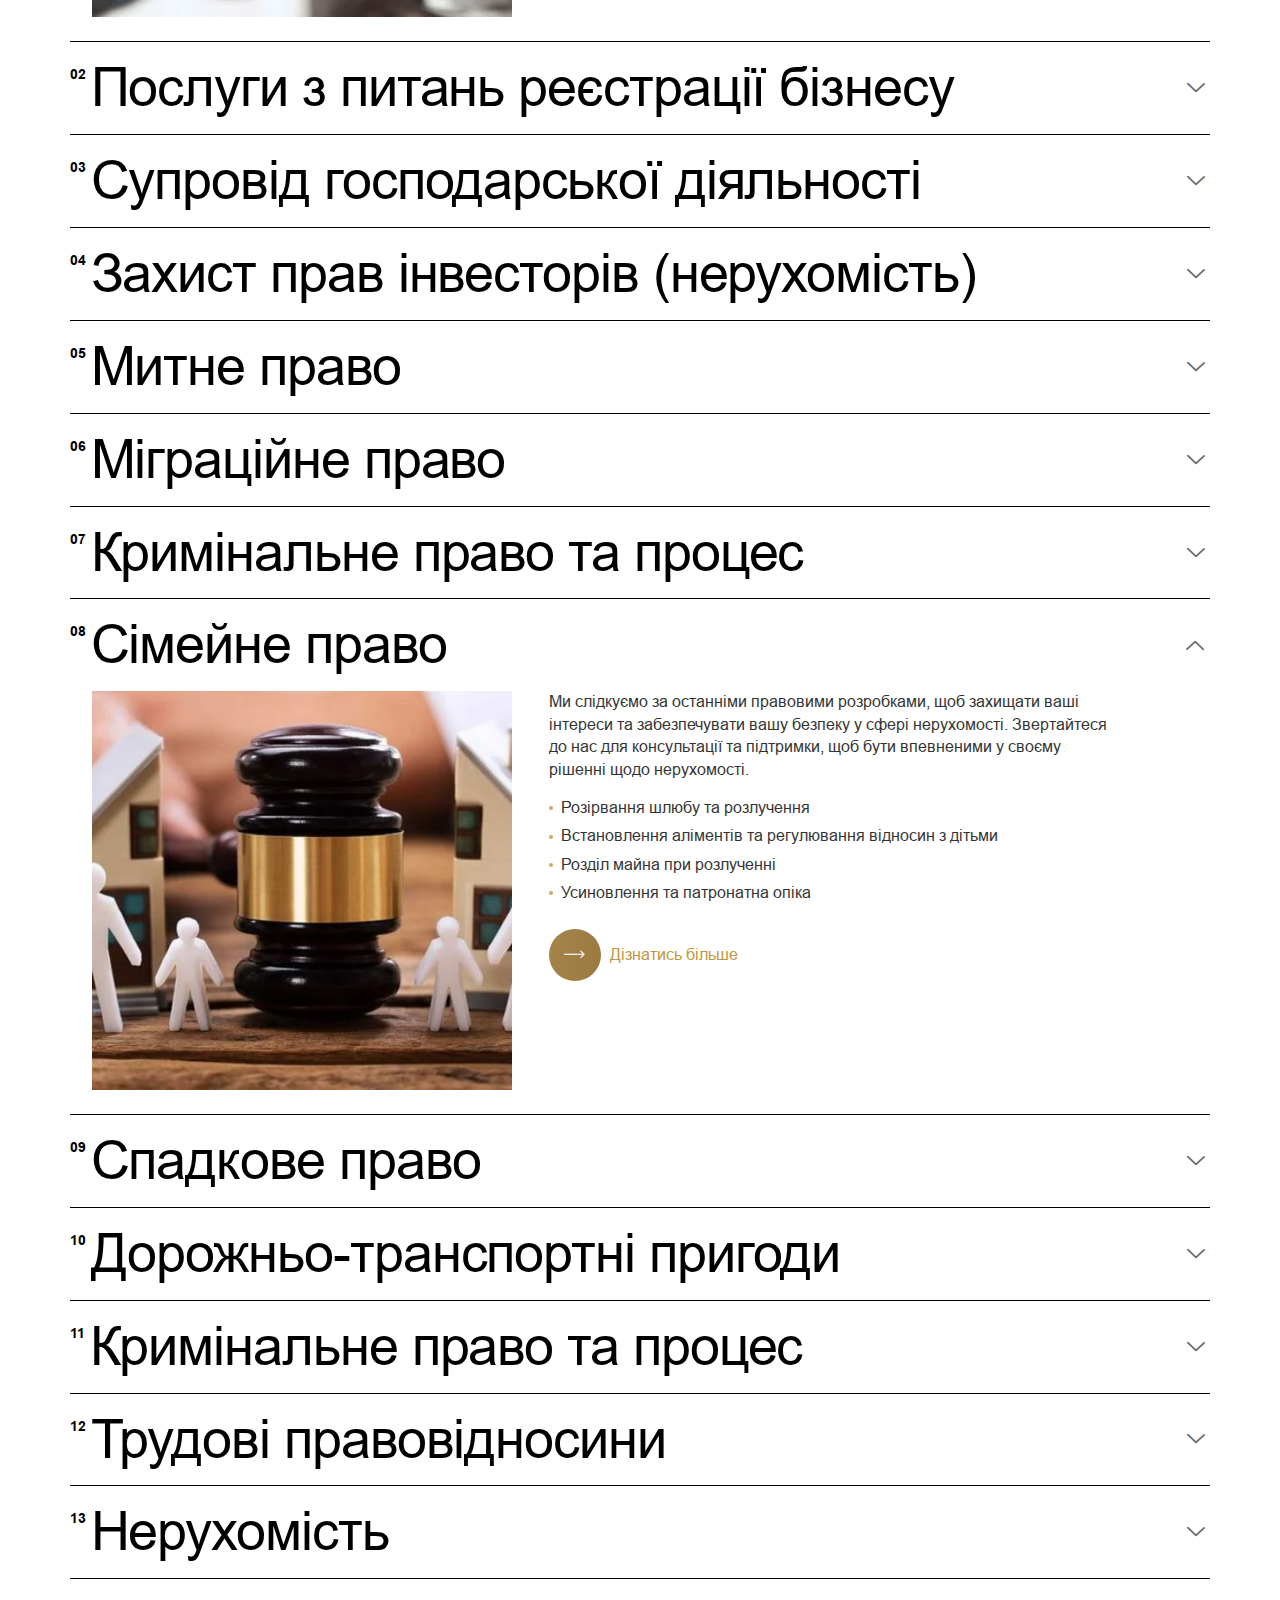
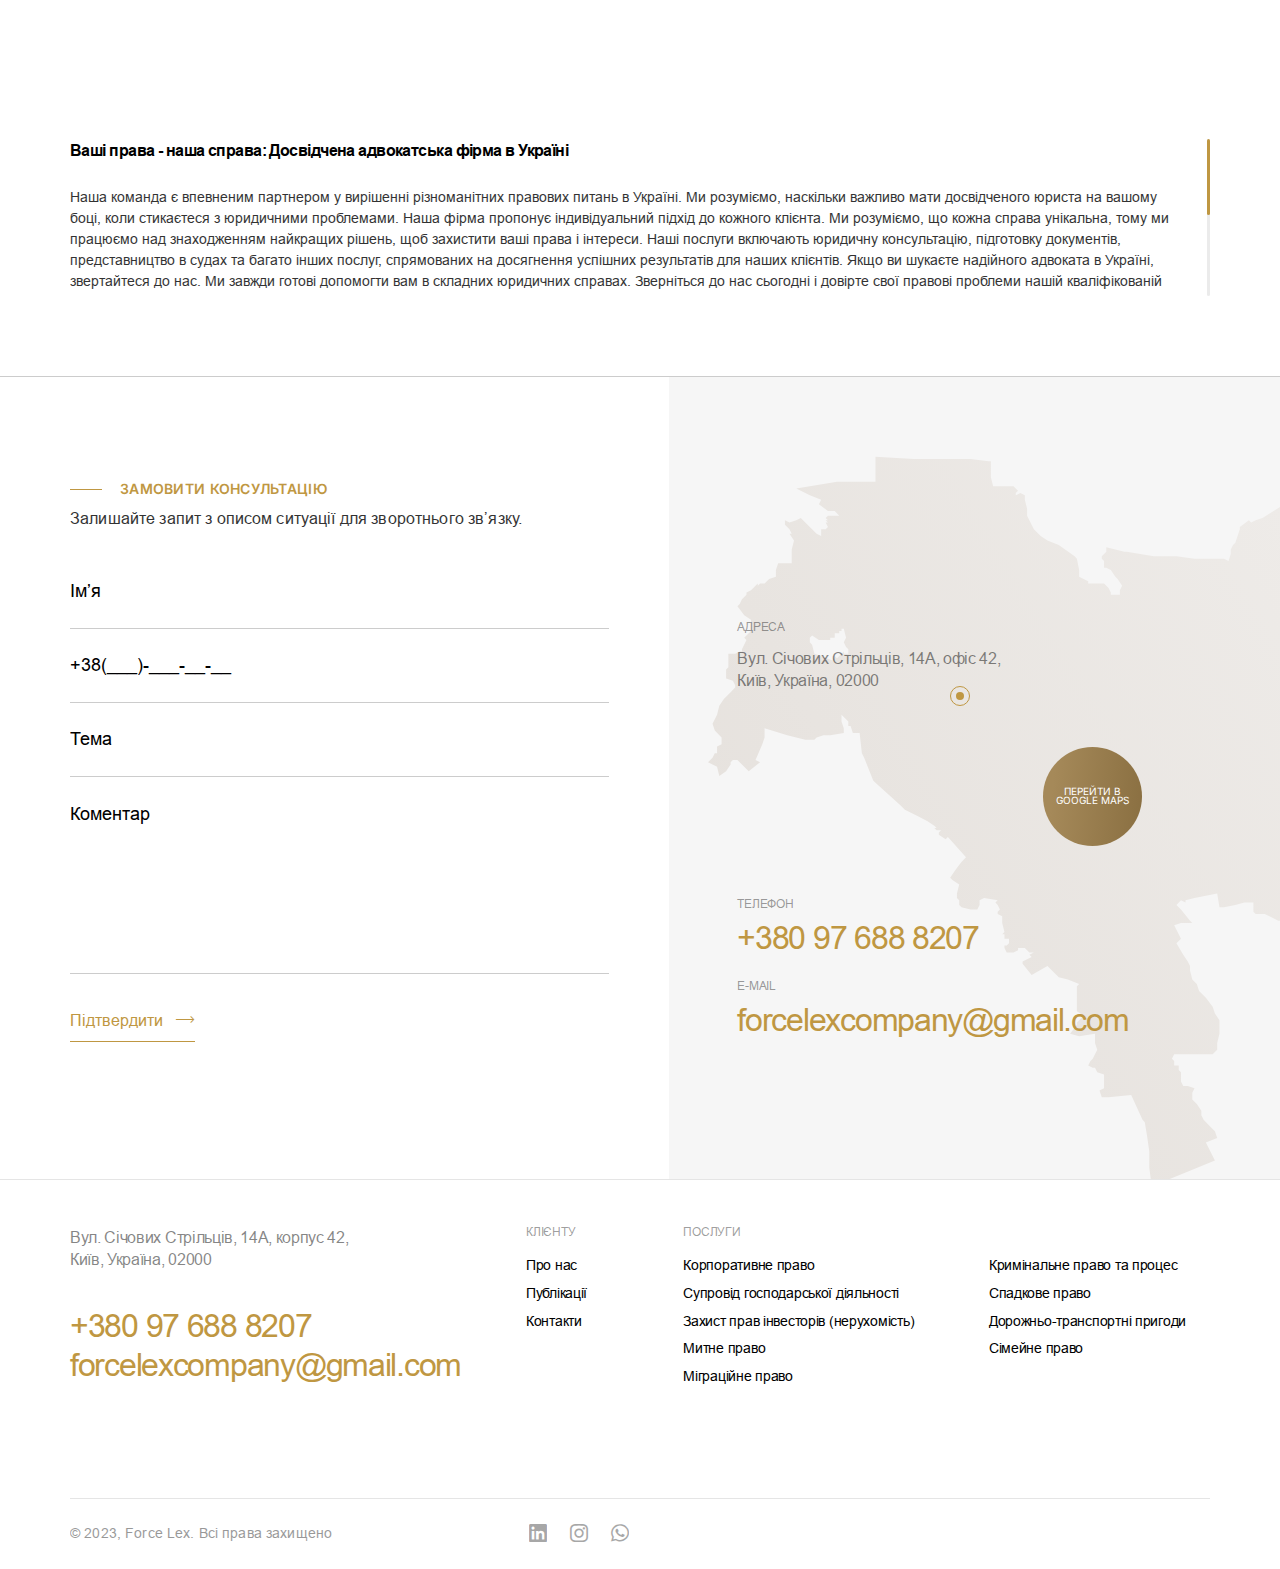
<file: services.html>
<!DOCTYPE html>
<html lang="uk">

<head>
	<title>Послуги</title>
	<meta charset="UTF-8">
	<meta name="format-detection" content="telephone=no">
	<!-- <style>body{opacity: 0;}</style> -->
	<link rel="stylesheet" href="css/style.min.css?_v=20231020195847">
	<link rel="shortcut icon" sizes="32x32" href="favicon.ico">
	<!-- <meta name="robots" content="noindex, nofollow"> -->
	<meta name="viewport" content="width=device-width, initial-scale=1.0">
</head>

<body class="load">
	<div class="wrapper">
		<header data-scroll="60" data-scroll-show class="header">
			<div class="header__container">
				<div class="header__wrap">
					<div class="header__logo--wrap">
						<a href="" class="header__logo">
							<img src="img/main/logo.svg" alt="">
						</a>
						<div data-dropdown-hover class="header__language language">
							<button data-dropdown-button class="language__button _icon-arrow-down" data-value="UA">UA</button>
							<ul data-dropdown-list class="language__list">
								<li data-dropdown-item class="language__item" data-value="UA">
									<a href="">UA</a>
								</li>
								<li data-dropdown-item class="language__item" data-value="RU">
									<a href="">RU</a>
								</li>
							</ul>
							<input type="text" name="select-language" value="" data-dropdown-input class="language__input">
						</div>
					</div>
					<div class="header__block">
						<button type="button" class="header__icon icon-menu"><span></span></button>
						<div data-da=".header,991.98,0" class="header__inner">
							<nav class="header__menu menu">
								<ul class="menu__list">
									<li data-hover class="menu__item menu__item--hover">
										<button data-button class="menu__link menu__link--hover _icon-arrow-down">Послуги</button>
										<div data-list class="menu__spollers menu-spollers">
											<div class="menu-spollers__wrapper">
												<div data-spollers="991.98,max" data-one-spoller class="menu-spollers__body">
													<div class="menu-spollers__column">
														<div class="menu-spollers__title--mob">Усі послуги</div>
														<div class="menu-spollers__pc">
															<h5 class="menu-spollers__title--top">Послуги</h5>
															<p class="menu-spollers__text">Force Lex надає юридичні послуги в найскладніших галузях права.
															</p>
														</div>
													</div>
													<details class="menu-spollers__details">
														<summary data-spoller-close class="menu-spollers__title">Компаніям</summary>
														<ul class="menu-spollers__list">
															<li class="menu-spollers__item">
																<a href="" class="menu-spollers__link"><span>01</span>Корпоративнe право</a>
															</li>
															<li class="menu-spollers__item">
																<a href="" class="menu-spollers__link"><span>02</span>Послуги з питань реєстрації бізнесу</a>
															</li>
															<li class="menu-spollers__item">
																<a href="" class="menu-spollers__link"><span>03</span>Супровід господарської діяльності</a>
															</li>
															<li class="menu-spollers__item">
																<a href="" class="menu-spollers__link"><span>04</span>Захист прав інвесторів
																	(нерухомість)</a>
															</li>
															<li class="menu-spollers__item">
																<a href="" class="menu-spollers__link"><span>05</span>Митне право</a>
															</li>
															<li class="menu-spollers__item">
																<a href="" class="menu-spollers__link"><span>06</span>Міграційне право</a>
															</li>
															<li class="menu-spollers__item">
																<a href="" class="menu-spollers__link"><span>07</span>Кримінальне право та процес</a>
															</li>
														</ul>
													</details>
													<details class="menu-spollers__details">
														<summary data-spoller-close class="menu-spollers__title">Фіз особам</summary>
														<ul class="menu-spollers__list">
															<li class="menu-spollers__item">
																<a href="" class="menu-spollers__link"><span>01</span>Cімейне право</a>
															</li>
															<li class="menu-spollers__item">
																<a href="" class="menu-spollers__link"><span>02</span>Спадкове право</a>
															</li>
															<li class="menu-spollers__item">
																<a href="" class="menu-spollers__link"><span>03</span>Дорожньо-транспортні пригоди</a>
															</li>
															<li class="menu-spollers__item">
																<a href="" class="menu-spollers__link"><span>04</span>Кримінальне право та процес</a>
															</li>
															<li class="menu-spollers__item">
																<a href="" class="menu-spollers__link"><span>05</span>Трудові правовідносини</a>
															</li>
															<li class="menu-spollers__item">
																<a href="" class="menu-spollers__link"><span>06</span>Нерухомість</a>
															</li>
														</ul>
													</details>
													<div class="menu-spollers__image">
														<picture><source srcset="img/main/menu-photo.webp" type="image/webp"><img src="img/main/menu-photo.jpg" alt=""></picture>
													</div>
												</div>
											</div>
										</div>
									</li>
									<li class="menu__item">
										<a href="#about" id="about-id" class="menu__link">Про нас</a>
									</li>
									<li class="menu__item">
										<a href="publications.html" class="menu__link">Публікації</a>
									</li>
									<li class="menu__item">
										<a href="contacts.html" class="menu__link">Контакти</a>
									</li>
								</ul>
							</nav>
							<div class="header__info">
								<div class="header__language-mob language-mob">
									<input checked class="language-mob__radio" type="radio" id="select-ua" name="select_language-mob">
									<label for="select-ua">
										<a href="" class="language-mob__link select-ua">UA</a>
									</label>
									<input class="language-mob__radio" type="radio" id="select-ru" name="select_language-mob">
									<label for="select-ru">
										<a href="" class="language-mob__link select-ru">RU</a>
									</label>
								</div>
								<div class="header__row">
									<div class="header__contacts">
										<a href="tel:+380 97 688 8207" class="header__contacts--link">+380 97 688 8207</a>
										<a href="mailto:forcelexcompany@gmail.com" class="header__contacts--link">forcelexcompany@gmail.com</a>
									</div>
									<div class="header__address">Вул. Січових Стрільців, 14А, корпус 42, Київ, Україна, 02000</div>
								</div>
							</div>
						</div>
					</div>
					<a href="" data-popup="#popup" class="header__contact--btn _icon-arrow-1">Замовити консультацію</a>
				</div>
		</header>
		<main>
			<section id="include" class="page-services">
				<div class="page-services__container">
					<h1 class="page-services__title--top">Послуги</h1>
					<div class="page-services__inner">
						<div class="page-services__row">
							<p class="page-services__row--text">Ми бачимо унікальні особливості в кожному бізнесі.</p>
							<div class="page-services__content">
								<h5 class="page-services__row--title">Force Lex надає юридичні послуги в найскладніших галузях права.</h5>
								<a href="#services-spollers" class="page-services__link _icon-arrow-menu"></a>
							</div>
						</div>
						<div class="page-services__image--top">
							<picture><source srcset="img/services/services-01.webp" type="image/webp"><img src="img/services/services-01.png" alt=""></picture>
						</div>
					</div>
					<div id="services-spollers" data-spollers="991.98,min" data-one-spoller class="page-services__spollers spollers">
						<details data-open class="spollers__details">
							<summary class="spollers__title">
								<h3 class="spollers__title--in">
									<span>01</span>Корпоративнe право
								</h3>
							</summary>
							<div class="spollers__body">
								<div class="spollers__wrapper">
									<div class="spollers__image">
										<picture><source srcset="img/services/services-10.webp" type="image/webp"><img src="img/services/services-10.png" alt=""></picture>
									</div>
									<div class="spollers__content">
										<p class="spollers__text">Ми слідкуємо за останніми правовими розробками, щоб захищати ваші інтереси
											та забезпечувати вашу безпеку у сфері нерухомості. Звертайтеся до нас для консультації та
											підтримки, щоб бути впевненими у своєму рішенні щодо нерухомості.</p>
										<ul class="spollers__list">
											<li class="spollers__item">Розірвання шлюбу та розлучення</li>
											<li class="spollers__item">Встановлення аліментів та регулювання відносин з дітьми</li>
											<li class="spollers__item">Розділ майна при розлученні</li>
											<li class="spollers__item">Усиновлення та патронатна опіка</li>
										</ul>
										<a href="" class="spollers__link _icon-arrow-1">Дізнатись більше</a>
									</div>
								</div>
							</div>
						</details>
						<details class="spollers__details">
							<summary class="spollers__title">
								<h3 class="spollers__title--in">
									<span>02</span>Послуги з питань реєстрації бізнесу
								</h3>
							</summary>
							<div class="spollers__body">
								<div class="spollers__wrapper">
									<div class="spollers__image">
										<picture><source srcset="img/services/services-03.webp" type="image/webp"><img src="img/services/services-03.png" alt=""></picture>
									</div>
									<div class="spollers__content">
										<p class="spollers__text">Ми слідкуємо за останніми правовими розробками, щоб захищати ваші інтереси
											та забезпечувати вашу безпеку у сфері нерухомості. Звертайтеся до нас для консультації та
											підтримки, щоб бути впевненими у своєму рішенні щодо нерухомості.</p>
										<ul class="spollers__list">
											<li class="spollers__item">Розірвання шлюбу та розлучення</li>
											<li class="spollers__item">Встановлення аліментів та регулювання відносин з дітьми</li>
											<li class="spollers__item">Розділ майна при розлученні</li>
											<li class="spollers__item">Усиновлення та патронатна опіка</li>
										</ul>
										<a href="" class="spollers__link _icon-arrow-1">Дізнатись більше</a>
									</div>
								</div>
							</div>
						</details>
						<details class="spollers__details">
							<summary class="spollers__title">
								<h3 class="spollers__title--in">
									<span>03</span>Супровід господарської діяльності
								</h3>
							</summary>
							<div class="spollers__body">
								<div class="spollers__wrapper">
									<div class="spollers__image">
										<picture><source srcset="img/services/services-08.webp" type="image/webp"><img src="img/services/services-08.png" alt=""></picture>
									</div>
									<div class="spollers__content">
										<p class="spollers__text">Ми слідкуємо за останніми правовими розробками, щоб захищати ваші інтереси
											та забезпечувати вашу безпеку у сфері нерухомості. Звертайтеся до нас для консультації та
											підтримки, щоб бути впевненими у своєму рішенні щодо нерухомості.</p>
										<ul class="spollers__list">
											<li class="spollers__item">Розірвання шлюбу та розлучення</li>
											<li class="spollers__item">Встановлення аліментів та регулювання відносин з дітьми</li>
											<li class="spollers__item">Розділ майна при розлученні</li>
											<li class="spollers__item">Усиновлення та патронатна опіка</li>
										</ul>
										<a href="" class="spollers__link _icon-arrow-1">Дізнатись більше</a>
									</div>
								</div>
							</div>
						</details>
						<details class="spollers__details">
							<summary class="spollers__title">
								<h3 class="spollers__title--in"><span>04</span>Захист прав інвесторів (нерухомість)
								</h3>
							</summary>
							<div class="spollers__body">
								<div class="spollers__wrapper">
									<div class="spollers__image">
										<picture><source srcset="img/services/services-04.webp" type="image/webp"><img src="img/services/services-04.png" alt=""></picture>
									</div>
									<div class="spollers__content">
										<p class="spollers__text">Ми слідкуємо за останніми правовими розробками, щоб захищати ваші інтереси
											та забезпечувати вашу безпеку у сфері нерухомості. Звертайтеся до нас для консультації та
											підтримки, щоб бути впевненими у своєму рішенні щодо нерухомості.</p>
										<ul class="spollers__list">
											<li class="spollers__item">Розірвання шлюбу та розлучення</li>
											<li class="spollers__item">Встановлення аліментів та регулювання відносин з дітьми</li>
											<li class="spollers__item">Розділ майна при розлученні</li>
											<li class="spollers__item">Усиновлення та патронатна опіка</li>
										</ul>
										<a href="" class="spollers__link _icon-arrow-1">Дізнатись більше</a>
									</div>
								</div>
							</div>
						</details>
						<details class="spollers__details">
							<summary class="spollers__title">
								<h3 class="spollers__title--in"><span>05</span>Митне право
								</h3>
							</summary>
							<div class="spollers__body">
								<div class="spollers__wrapper">
									<div class="spollers__image">
										<picture><source srcset="img/services/services-02.webp" type="image/webp"><img src="img/services/services-02.png" alt=""></picture>
									</div>
									<div class="spollers__content">
										<p class="spollers__text">Ми слідкуємо за останніми правовими розробками, щоб захищати ваші інтереси
											та забезпечувати вашу безпеку у сфері нерухомості. Звертайтеся до нас для консультації та
											підтримки, щоб бути впевненими у своєму рішенні щодо нерухомості.</p>
										<ul class="spollers__list">
											<li class="spollers__item">Розірвання шлюбу та розлучення</li>
											<li class="spollers__item">Встановлення аліментів та регулювання відносин з дітьми</li>
											<li class="spollers__item">Розділ майна при розлученні</li>
											<li class="spollers__item">Усиновлення та патронатна опіка</li>
										</ul>
										<a href="" class="spollers__link _icon-arrow-1">Дізнатись більше</a>
									</div>
								</div>
							</div>
						</details>
						<details class="spollers__details">
							<summary class="spollers__title">
								<h3 class="spollers__title--in"><span>06</span>Міграційне право
								</h3>
							</summary>
							<div class="spollers__body">
								<div class="spollers__wrapper">
									<div class="spollers__image">
										<picture><source srcset="img/services/services-03.webp" type="image/webp"><img src="img/services/services-03.png" alt=""></picture>
									</div>
									<div class="spollers__content">
										<p class="spollers__text">Ми слідкуємо за останніми правовими розробками, щоб захищати ваші інтереси
											та забезпечувати вашу безпеку у сфері нерухомості. Звертайтеся до нас для консультації та
											підтримки, щоб бути впевненими у своєму рішенні щодо нерухомості.</p>
										<ul class="spollers__list">
											<li class="spollers__item">Розірвання шлюбу та розлучення</li>
											<li class="spollers__item">Встановлення аліментів та регулювання відносин з дітьми</li>
											<li class="spollers__item">Розділ майна при розлученні</li>
											<li class="spollers__item">Усиновлення та патронатна опіка</li>
										</ul>
										<a href="" class="spollers__link _icon-arrow-1">Дізнатись більше</a>
									</div>
								</div>
							</div>
						</details>
						<details class="spollers__details">
							<summary class="spollers__title">
								<h3 class="spollers__title--in"><span>07</span>Кримінальне право та процес
								</h3>
							</summary>
							<div class="spollers__body">
								<div class="spollers__wrapper">
									<div class="spollers__image">
										<picture><source srcset="img/services/services-05.webp" type="image/webp"><img src="img/services/services-05.png" alt=""></picture>
									</div>
									<div class="spollers__content">
										<p class="spollers__text">Ми слідкуємо за останніми правовими розробками, щоб захищати ваші інтереси
											та забезпечувати вашу безпеку у сфері нерухомості. Звертайтеся до нас для консультації та
											підтримки, щоб бути впевненими у своєму рішенні щодо нерухомості.</p>
										<ul class="spollers__list">
											<li class="spollers__item">Розірвання шлюбу та розлучення</li>
											<li class="spollers__item">Встановлення аліментів та регулювання відносин з дітьми</li>
											<li class="spollers__item">Розділ майна при розлученні</li>
											<li class="spollers__item">Усиновлення та патронатна опіка</li>
										</ul>
										<a href="" class="spollers__link _icon-arrow-1">Дізнатись більше</a>
									</div>
								</div>
							</div>
						</details>
						<details data-open class="spollers__details">
							<summary class="spollers__title">
								<h3 class="spollers__title--in"><span>08</span>Сімейне право
								</h3>
							</summary>
							<div class="spollers__body">
								<div class="spollers__wrapper">
									<div class="spollers__image">
										<picture><source srcset="img/services/services-06.webp" type="image/webp"><img src="img/services/services-06.png" alt=""></picture>
									</div>
									<div class="spollers__content">
										<p class="spollers__text">Ми слідкуємо за останніми правовими розробками, щоб захищати ваші інтереси
											та забезпечувати вашу безпеку у сфері нерухомості. Звертайтеся до нас для консультації та
											підтримки, щоб бути впевненими у своєму рішенні щодо нерухомості.</p>
										<ul class="spollers__list">
											<li class="spollers__item">Розірвання шлюбу та розлучення</li>
											<li class="spollers__item">Встановлення аліментів та регулювання відносин з дітьми</li>
											<li class="spollers__item">Розділ майна при розлученні</li>
											<li class="spollers__item">Усиновлення та патронатна опіка</li>
										</ul>
										<a href="" class="spollers__link _icon-arrow-1">Дізнатись більше</a>
									</div>
								</div>
							</div>
						</details>
						<details class="spollers__details">
							<summary class="spollers__title">
								<h3 class="spollers__title--in"><span>09</span>Спадкове право
								</h3>
							</summary>
							<div class="spollers__body">
								<div class="spollers__wrapper">
									<div class="spollers__image">
										<picture><source srcset="img/services/services-07.webp" type="image/webp"><img src="img/services/services-07.png" alt=""></picture>
									</div>
									<div class="spollers__content">
										<p class="spollers__text">Ми слідкуємо за останніми правовими розробками, щоб захищати ваші інтереси
											та забезпечувати вашу безпеку у сфері нерухомості. Звертайтеся до нас для консультації та
											підтримки, щоб бути впевненими у своєму рішенні щодо нерухомості.</p>
										<ul class="spollers__list">
											<li class="spollers__item">Розірвання шлюбу та розлучення</li>
											<li class="spollers__item">Встановлення аліментів та регулювання відносин з дітьми</li>
											<li class="spollers__item">Розділ майна при розлученні</li>
											<li class="spollers__item">Усиновлення та патронатна опіка</li>
										</ul>
										<a href="" class="spollers__link _icon-arrow-1">Дізнатись більше</a>
									</div>
								</div>
							</div>
						</details>
						<details class="spollers__details">
							<summary class="spollers__title">
								<h3 class="spollers__title--in"><span>10</span>Дорожньо-транспортні пригоди
								</h3>
							</summary>
							<div class="spollers__body">
								<div class="spollers__wrapper">
									<div class="spollers__image">
										<picture><source srcset="img/services/services-09.webp" type="image/webp"><img src="img/services/services-09.png" alt=""></picture>
									</div>
									<div class="spollers__content">
										<p class="spollers__text">Ми слідкуємо за останніми правовими розробками, щоб захищати ваші інтереси
											та забезпечувати вашу безпеку у сфері нерухомості. Звертайтеся до нас для консультації та
											підтримки, щоб бути впевненими у своєму рішенні щодо нерухомості.</p>
										<ul class="spollers__list">
											<li class="spollers__item">Розірвання шлюбу та розлучення</li>
											<li class="spollers__item">Встановлення аліментів та регулювання відносин з дітьми</li>
											<li class="spollers__item">Розділ майна при розлученні</li>
											<li class="spollers__item">Усиновлення та патронатна опіка</li>
										</ul>
										<a href="" class="spollers__link _icon-arrow-1">Дізнатись більше</a>
									</div>
								</div>
							</div>
						</details>
						<details class="spollers__details">
							<summary class="spollers__title">
								<h3 class="spollers__title--in"><span>11</span>Кримінальне право та процес
								</h3>
							</summary>
							<div class="spollers__body">
								<div class="spollers__wrapper">
									<div class="spollers__image">
										<picture><source srcset="img/services/services-05.webp" type="image/webp"><img src="img/services/services-05.png" alt=""></picture>
									</div>
									<div class="spollers__content">
										<p class="spollers__text">Ми слідкуємо за останніми правовими розробками, щоб захищати ваші інтереси
											та забезпечувати вашу безпеку у сфері нерухомості. Звертайтеся до нас для консультації та
											підтримки, щоб бути впевненими у своєму рішенні щодо нерухомості.</p>
										<ul class="spollers__list">
											<li class="spollers__item">Розірвання шлюбу та розлучення</li>
											<li class="spollers__item">Встановлення аліментів та регулювання відносин з дітьми</li>
											<li class="spollers__item">Розділ майна при розлученні</li>
											<li class="spollers__item">Усиновлення та патронатна опіка</li>
										</ul>
										<a href="" class="spollers__link _icon-arrow-1">Дізнатись більше</a>
									</div>
								</div>
							</div>
						</details>
						<details class="spollers__details">
							<summary class="spollers__title">
								<h3 class="spollers__title--in"><span>12</span>Трудові правовідносини</h3>
							</summary>
							<div class="spollers__body">
								<div class="spollers__wrapper">
									<div class="spollers__image">
										<picture><source srcset="img/services/services-03.webp" type="image/webp"><img src="img/services/services-03.png" alt=""></picture>
									</div>
									<div class="spollers__content">
										<p class="spollers__text">Ми слідкуємо за останніми правовими розробками, щоб захищати ваші інтереси
											та забезпечувати вашу безпеку у сфері нерухомості. Звертайтеся до нас для консультації та
											підтримки, щоб бути впевненими у своєму рішенні щодо нерухомості.</p>
										<ul class="spollers__list">
											<li class="spollers__item">Розірвання шлюбу та розлучення</li>
											<li class="spollers__item">Встановлення аліментів та регулювання відносин з дітьми</li>
											<li class="spollers__item">Розділ майна при розлученні</li>
											<li class="spollers__item">Усиновлення та патронатна опіка</li>
										</ul>
										<a href="" class="spollers__link _icon-arrow-1">Дізнатись більше</a>
									</div>
								</div>
							</div>
						</details>
						<details class="spollers__details">
							<summary class="spollers__title">
								<h3 class="spollers__title--in"><span>13</span>Нерухомість</h3>
							</summary>
							<div class="spollers__body">
								<div class="spollers__wrapper">
									<div class="spollers__image">
										<picture><source srcset="img/services/services-04.webp" type="image/webp"><img src="img/services/services-04.png" alt=""></picture>
									</div>
									<div class="spollers__content">
										<p class="spollers__text">Ми слідкуємо за останніми правовими розробками, щоб захищати ваші інтереси
											та забезпечувати вашу безпеку у сфері нерухомості. Звертайтеся до нас для консультації та
											підтримки, щоб бути впевненими у своєму рішенні щодо нерухомості.</p>
										<ul class="spollers__list">
											<li class="spollers__item">Розірвання шлюбу та розлучення</li>
											<li class="spollers__item">Встановлення аліментів та регулювання відносин з дітьми</li>
											<li class="spollers__item">Розділ майна при розлученні</li>
											<li class="spollers__item">Усиновлення та патронатна опіка</li>
										</ul>
										<a href="" class="spollers__link _icon-arrow-1">Дізнатись більше</a>
									</div>
								</div>
							</div>
						</details>
					</div>
				</div>
			</section>
			<section class="content">
				<div class="content__container">
					<div class="content__wrapper baron">
						<div class="content__body baron__scroller">
							<p><b>Ваші права - наша справа: Досвідчена адвокатська фірма в Україні</b></p>
							<p>Наша команда є впевненим партнером у вирішенні різноманітних правових питань в Україні. Ми розуміємо,
								наскільки важливо мати досвідченого юриста на вашому боці, коли стикаєтеся з юридичними проблемами. Наша
								фірма пропонує індивідуальний підхід до кожного клієнта. Ми розуміємо, що кожна справа унікальна, тому
								ми
								працюємо над знаходженням найкращих рішень, щоб захистити ваші права і інтереси. Наші послуги включають
								юридичну консультацію, підготовку документів, представництво в судах та багато інших послуг, спрямованих
								на досягнення успішних результатів для наших клієнтів. Якщо ви шукаєте надійного адвоката в Україні,
								звертайтеся до нас. Ми завжди готові допомогти вам в складних юридичних справах. Зверніться до нас
								сьогодні і довірте свої правові проблеми нашій кваліфікованій команді адвокатів.</p>
							<p>Наша команда є впевненим партнером у вирішенні різноманітних правових питань в Україні. Ми розуміємо,
								наскільки важливо мати досвідченого юриста на вашому боці, коли стикаєтеся з юридичними проблемами. Наша
								фірма пропонує індивідуальний підхід до кожного клієнта. Ми розуміємо, що кожна справа унікальна, тому
								ми
								працюємо над знаходженням найкращих рішень, щоб захистити ваші права і інтереси. Наші послуги включають
								юридичну консультацію, підготовку документів, представництво в судах та багато інших послуг, спрямованих
								на досягнення успішних результатів для наших клієнтів. Якщо ви шукаєте надійного адвоката в Україні,
								звертайтеся до нас. Ми завжди готові допомогти вам в складних юридичних справах. Зверніться до нас
								сьогодні і довірте свої правові проблеми нашій кваліфікованій команді адвокатів.</p>
						</div>
						<div class="baron__track">
							<div class="baron__bar"></div>
						</div>
					</div>
				</div>
			</section>
			<section id="block-form" class="form-block">
				<div class="form-block__container">
					<div class="form-block__wrapper">
						<form action="" data-goto-error class="form-block__column--form">
							<div class="form-block__tab">
								<p class="form-block__descr--title">замовити консультацію</p>
								<p class="form-block__text">Залишайте запит з описом ситуації для зворотнього звʼязку.</p>
							</div>
							<div class="form-block__tab--form">
								<div class="form-block__inner">
									<div class="form-block__item">
										<input name="name" type="text" placeholder="Імʼя" class="form-block__input">
									</div>
									<div class="form-block__item">
										<input data-error="Введіть номер телефону, щоб продовжити" data-required="phone" data-validate name="phone" type="tel" placeholder="+38(___)-___-__-__" class="form-block__input phone-mask">
									</div>
									<div class="form-block__item">
										<input name="theme" type="text" placeholder="Тема" class="form-block__input">
									</div>
									<div class="form-block__item">
										<textarea class="form-block__textarea" name="comment" placeholder="Коментар"></textarea>
									</div>
								</div>
								<button type="submit" class="form-block__link--btn _icon-arrow-1">Підтвердити</button>
							</div>
						</form>
						<div class="form-block__column">
							<div class="form-block__content">
								<div class="form-block__content--address">
									<div class="form-block__label">адреса</div>
									<div class="form-block__address">Вул. Січових Стрільців, 14А, офіс 42, Київ, Україна, 02000</div>
								</div>
								<div class="form-block__map--wrap">
									<a href="https://maps.app.goo.gl/JDqRAp4ExVZRtRMS9" target="_blank" class="form-block__map">перейти в
										Google
										Maps</a>
								</div>
								<div class="form-block__bottom">
									<div class="form-block__content--item">
										<div class="form-block__label">Телефон</div>
										<a href="tel:+380976888207" class="form-block__link">+380 97 688 8207</a>
									</div>
									<div class="form-block__content--item">
										<div class="form-block__label">e-mail</div>
										<a href="mailto:forcelexcompany@gmail.com" class="form-block__link">forcelexcompany@gmail.com</a>
									</div>
								</div>
							</div>
							<div class="form-block__image">
								<img src="img/other/map.svg" alt="">
							</div>
						</div>
					</div>
				</div>
			</section>
		</main>
		<footer class="footer">
			<div class="footer__container">
				<div class="footer__main">
					<div class="footer__info">
						<div class="footer__address">Вул. Січових Стрільців, 14А, корпус 42, Київ, Україна, 02000</div>
						<div class="footer__contacts">
							<a href="tel:+380 97 688 8207" class="footer__contacts--link">+380 97 688 8207</a>
							<a href="mailto:forcelexcompany@gmail.com" class="footer__contacts--link">forcelexcompany@gmail.com</a>
						</div>
					</div>
					<nav class="footer__nav">
						<div class="footer__column">
							<div class="footer__title">Клієнту</div>
							<ul class="footer__list">
								<li class="footer__item">
									<a href="" class="footer__link">Про нас</a>
								</li>
								<li class="footer__item">
									<a href="" class="footer__link">Публікації</a>
								</li>
								<li class="footer__item">
									<a href="" class="footer__link">Контакти</a>
								</li>
							</ul>
						</div>
						<div class="footer__column">
							<div class="footer__title">Послуги</div>
							<div class="footer__column--wrap">
								<ul class="footer__list">
									<li class="footer__item">
										<a href="" class="footer__link">Корпоративнe право</a>
									</li>
									<li class="footer__item">
										<a href="" class="footer__link">Супровід господарської діяльності</a>
									</li>
									<li class="footer__item">
										<a href="" class="footer__link">Захист прав інвесторів (нерухомість)</a>
									</li>
									<li class="footer__item">
										<a href="" class="footer__link">Митне право</a>
									</li>
									<li class="footer__item">
										<a href="" class="footer__link">Міграційне право</a>
									</li>
								</ul>
								<ul class="footer__list">
									<li class="footer__item">
										<a href="" class="footer__link">Кримінальне право та процес</a>
									</li>
									<li class="footer__item">
										<a href="" class="footer__link">Спадкове право</a>
									</li>
									<li class="footer__item">
										<a href="" class="footer__link">Дорожньо-транспортні пригоди</a>
									</li>
									<li class="footer__item">
										<a href="" class="footer__link">Сімейне право</a>
									</li>
								</ul>
							</div>
						</div>
					</nav>
				</div>
				<div class="footer__wrapper">
					<p class="footer__allright">© 2023, Force Lex. Всі права захищено</p>
					<div class="footer__socials">
						<a href="" class="footer__socials--link _icon-linkedin"></a>
						<a href="" class="footer__socials--link _icon-instagram"></a>
						<a href="" class="footer__socials--link _icon-whatsapp"></a>
					</div>
				</div>
			</div>
		</footer>
	</div>
	<div id="popup" aria-hidden="true" class="popup">
		<div class="popup__wrapper">
			<div class="popup__content">
				<div class="popup__top">
					<button data-close type="button" class="popup__close _icon-close"></button>
				</div>
				<form action="" data-dev class="popup__form-block form-block__column--form">
					<div class="form-block__tab">
						<h6 class="form-block__title">Замовити консультацію</h6>
						<p class="form-block__text">Залишайте запит з описом ситуації для зворотнього звʼязку.</p>
					</div>
					<div class="form-block__tab--form">
						<div class="form-block__inner">
							<div class="form-block__item">
								<input name="name" type="text" placeholder="Імʼя" class="form-block__input">
							</div>
							<div class="form-block__item">
								<input data-error="Введіть номер телефону, щоб продовжити" data-required="phone" data-validate name="phone" type="tel" placeholder="+38(___)-___-__-__" class="form-block__input phone-mask">
							</div>
							<div class="form-block__item">
								<textarea class="form-block__textarea" name="comment" placeholder="Коментар"></textarea>
							</div>
						</div>
						<button type="submit" class="form-block__link--btn _icon-arrow-1">Підтвердити</button>
					</div>
				</form>
			</div>
		</div>
	</div>
	<script src="js/app.min.js?_v=20231020195847"></script>
	<script>
		// //  Первый код удалить, расскомментировать второй код, для правильного перехода по якорям

		// window.addEventListener('load', function () {
		//   var main = document.getElementById('main');
		//   if (!main) {
		//     document.getElementById('services-id').href = "index.html#services";
		//     document.getElementById('about-id').href = "index.html#about";
		//     document.getElementById('process-id').href = "index.html#process";
		//   }
		// });

		// // window.addEventListener('load', function () {
		// //   var main = document.getElementById('main');
		// //   if (!main) {
		// //     var indexRoute = "{{ route('index') }}";
		// //     document.getElementById('services-id').href = indexRoute + "#services";
		// //     document.getElementById('about-id').href = indexRoute + "#about";
		// //     document.getElementById('process-id').href = indexRoute + "#process";
		// //   }
		// // });
	</script>
</body>

</html>
</file>
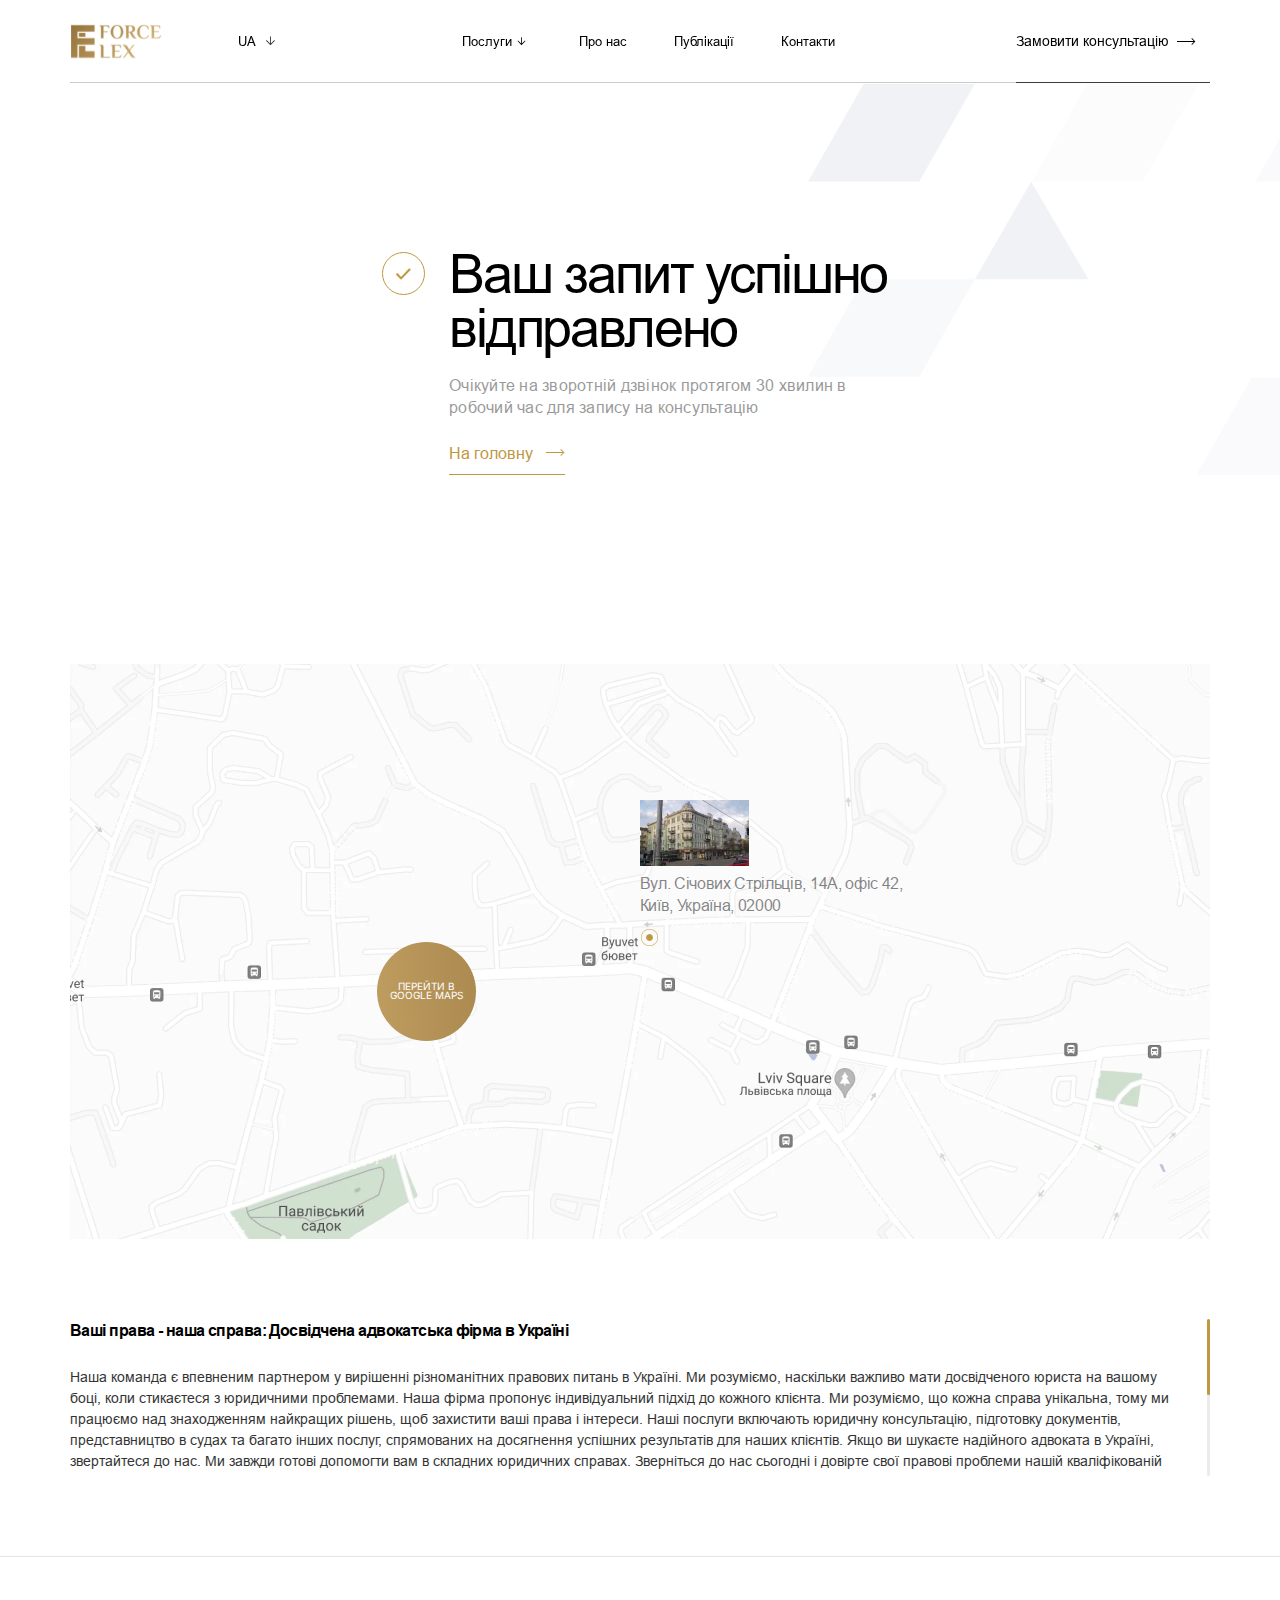
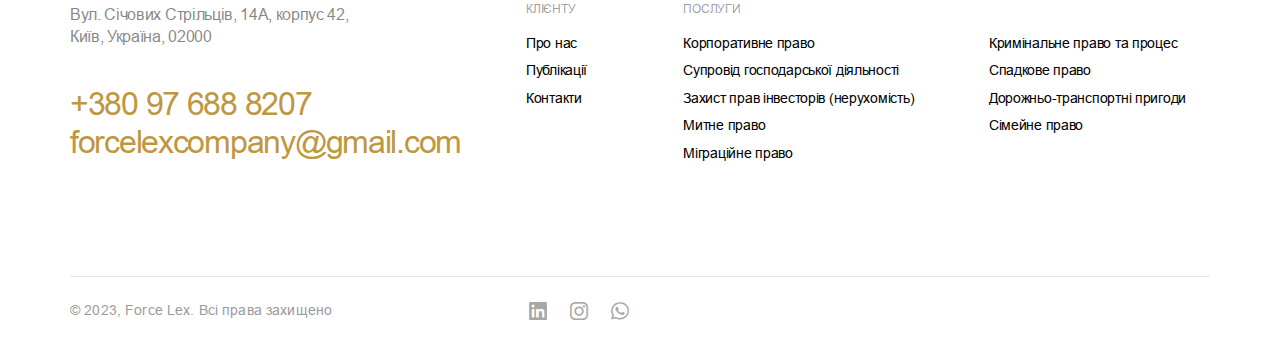
<file: success.html>
<!DOCTYPE html>
<html lang="uk">

<head>
	<title>Ваш запит успішно відправлено </title>
	<meta charset="UTF-8">
	<meta name="format-detection" content="telephone=no">
	<!-- <style>body{opacity: 0;}</style> -->
	<link rel="stylesheet" href="css/style.min.css?_v=20231020195847">
	<link rel="shortcut icon" sizes="32x32" href="favicon.ico">
	<!-- <meta name="robots" content="noindex, nofollow"> -->
	<meta name="viewport" content="width=device-width, initial-scale=1.0">
</head>

<body class="load">
	<div class="wrapper">
		<header data-scroll="60" data-scroll-show class="header">
			<div class="header__container">
				<div class="header__wrap">
					<div class="header__logo--wrap">
						<a href="" class="header__logo">
							<img src="img/main/logo.svg" alt="">
						</a>
						<div data-dropdown-hover class="header__language language">
							<button data-dropdown-button class="language__button _icon-arrow-down" data-value="UA">UA</button>
							<ul data-dropdown-list class="language__list">
								<li data-dropdown-item class="language__item" data-value="UA">
									<a href="">UA</a>
								</li>
								<li data-dropdown-item class="language__item" data-value="RU">
									<a href="">RU</a>
								</li>
							</ul>
							<input type="text" name="select-language" value="" data-dropdown-input class="language__input">
						</div>
					</div>
					<div class="header__block">
						<button type="button" class="header__icon icon-menu"><span></span></button>
						<div data-da=".header,991.98,0" class="header__inner">
							<nav class="header__menu menu">
								<ul class="menu__list">
									<li data-hover class="menu__item menu__item--hover">
										<button data-button class="menu__link menu__link--hover _icon-arrow-down">Послуги</button>
										<div data-list class="menu__spollers menu-spollers">
											<div class="menu-spollers__wrapper">
												<div data-spollers="991.98,max" data-one-spoller class="menu-spollers__body">
													<div class="menu-spollers__column">
														<div class="menu-spollers__title--mob">Усі послуги</div>
														<div class="menu-spollers__pc">
															<h5 class="menu-spollers__title--top">Послуги</h5>
															<p class="menu-spollers__text">Force Lex надає юридичні послуги в найскладніших галузях права.
															</p>
														</div>
													</div>
													<details class="menu-spollers__details">
														<summary data-spoller-close class="menu-spollers__title">Компаніям</summary>
														<ul class="menu-spollers__list">
															<li class="menu-spollers__item">
																<a href="" class="menu-spollers__link"><span>01</span>Корпоративнe право</a>
															</li>
															<li class="menu-spollers__item">
																<a href="" class="menu-spollers__link"><span>02</span>Послуги з питань реєстрації бізнесу</a>
															</li>
															<li class="menu-spollers__item">
																<a href="" class="menu-spollers__link"><span>03</span>Супровід господарської діяльності</a>
															</li>
															<li class="menu-spollers__item">
																<a href="" class="menu-spollers__link"><span>04</span>Захист прав інвесторів
																	(нерухомість)</a>
															</li>
															<li class="menu-spollers__item">
																<a href="" class="menu-spollers__link"><span>05</span>Митне право</a>
															</li>
															<li class="menu-spollers__item">
																<a href="" class="menu-spollers__link"><span>06</span>Міграційне право</a>
															</li>
															<li class="menu-spollers__item">
																<a href="" class="menu-spollers__link"><span>07</span>Кримінальне право та процес</a>
															</li>
														</ul>
													</details>
													<details class="menu-spollers__details">
														<summary data-spoller-close class="menu-spollers__title">Фіз особам</summary>
														<ul class="menu-spollers__list">
															<li class="menu-spollers__item">
																<a href="" class="menu-spollers__link"><span>01</span>Cімейне право</a>
															</li>
															<li class="menu-spollers__item">
																<a href="" class="menu-spollers__link"><span>02</span>Спадкове право</a>
															</li>
															<li class="menu-spollers__item">
																<a href="" class="menu-spollers__link"><span>03</span>Дорожньо-транспортні пригоди</a>
															</li>
															<li class="menu-spollers__item">
																<a href="" class="menu-spollers__link"><span>04</span>Кримінальне право та процес</a>
															</li>
															<li class="menu-spollers__item">
																<a href="" class="menu-spollers__link"><span>05</span>Трудові правовідносини</a>
															</li>
															<li class="menu-spollers__item">
																<a href="" class="menu-spollers__link"><span>06</span>Нерухомість</a>
															</li>
														</ul>
													</details>
													<div class="menu-spollers__image">
														<picture><source srcset="img/main/menu-photo.webp" type="image/webp"><img src="img/main/menu-photo.jpg" alt=""></picture>
													</div>
												</div>
											</div>
										</div>
									</li>
									<li class="menu__item">
										<a href="#about" id="about-id" class="menu__link">Про нас</a>
									</li>
									<li class="menu__item">
										<a href="publications.html" class="menu__link">Публікації</a>
									</li>
									<li class="menu__item">
										<a href="contacts.html" class="menu__link">Контакти</a>
									</li>
								</ul>
							</nav>
							<div class="header__info">
								<div class="header__language-mob language-mob">
									<input checked class="language-mob__radio" type="radio" id="select-ua" name="select_language-mob">
									<label for="select-ua">
										<a href="" class="language-mob__link select-ua">UA</a>
									</label>
									<input class="language-mob__radio" type="radio" id="select-ru" name="select_language-mob">
									<label for="select-ru">
										<a href="" class="language-mob__link select-ru">RU</a>
									</label>
								</div>
								<div class="header__row">
									<div class="header__contacts">
										<a href="tel:+380 97 688 8207" class="header__contacts--link">+380 97 688 8207</a>
										<a href="mailto:forcelexcompany@gmail.com" class="header__contacts--link">forcelexcompany@gmail.com</a>
									</div>
									<div class="header__address">Вул. Січових Стрільців, 14А, корпус 42, Київ, Україна, 02000</div>
								</div>
							</div>
						</div>
					</div>
					<a href="" data-popup="#popup" class="header__contact--btn _icon-arrow-1">Замовити консультацію</a>
				</div>
		</header>
		<main>
			<section id="include" class="success">
				<div class="success__container">
					<div class="success__wrapper">
						<div class="success__icon _icon-check"></div>
						<div class="success__content">
							<h3 class="success__title">Ваш запит успішно відправлено </h3>
							<p class="success__text">Очікуйте на зворотній дзвінок протягом 30 хвилин в робочий час для запису на
								консультацію</p>
							<a href="" class="success__link--btn _icon-arrow-1">На головну</a>
						</div>
					</div>
				</div>
			</section>
			<section class="map">
				<div class="map__container">
					<div class="map__wrapper">
						<div class="map__image">
							<picture><source srcset="img/bg/map.webp" type="image/webp"><img src="img/bg/map.jpg" alt="Карта"></picture>
						</div>
						<div class="map__content">
							<div class="map__item">
								<div class="map__inner">
									<div class="map__pic">
										<picture><source srcset="img/bg/map-pic.webp" type="image/webp"><img src="img/bg/map-pic.jpg" alt=""></picture>
									</div>
									<p class="map__address">Вул. Січових Стрільців, 14А, офіс 42, Київ, Україна, 02000</p>
								</div>
							</div>
							<a href="https://maps.app.goo.gl/JDqRAp4ExVZRtRMS9" target="_blank" class="map__link">перейти в Google
								Maps</a>
						</div>
					</div>
				</div>
			</section>
			<section class="content">
				<div class="content__container">
					<div class="content__wrapper baron">
						<div class="content__body baron__scroller">
							<p><b>Ваші права - наша справа: Досвідчена адвокатська фірма в Україні</b></p>
							<p>Наша команда є впевненим партнером у вирішенні різноманітних правових питань в Україні. Ми розуміємо,
								наскільки важливо мати досвідченого юриста на вашому боці, коли стикаєтеся з юридичними проблемами. Наша
								фірма пропонує індивідуальний підхід до кожного клієнта. Ми розуміємо, що кожна справа унікальна, тому
								ми
								працюємо над знаходженням найкращих рішень, щоб захистити ваші права і інтереси. Наші послуги включають
								юридичну консультацію, підготовку документів, представництво в судах та багато інших послуг, спрямованих
								на досягнення успішних результатів для наших клієнтів. Якщо ви шукаєте надійного адвоката в Україні,
								звертайтеся до нас. Ми завжди готові допомогти вам в складних юридичних справах. Зверніться до нас
								сьогодні і довірте свої правові проблеми нашій кваліфікованій команді адвокатів.</p>
							<p>Наша команда є впевненим партнером у вирішенні різноманітних правових питань в Україні. Ми розуміємо,
								наскільки важливо мати досвідченого юриста на вашому боці, коли стикаєтеся з юридичними проблемами. Наша
								фірма пропонує індивідуальний підхід до кожного клієнта. Ми розуміємо, що кожна справа унікальна, тому
								ми
								працюємо над знаходженням найкращих рішень, щоб захистити ваші права і інтереси. Наші послуги включають
								юридичну консультацію, підготовку документів, представництво в судах та багато інших послуг, спрямованих
								на досягнення успішних результатів для наших клієнтів. Якщо ви шукаєте надійного адвоката в Україні,
								звертайтеся до нас. Ми завжди готові допомогти вам в складних юридичних справах. Зверніться до нас
								сьогодні і довірте свої правові проблеми нашій кваліфікованій команді адвокатів.</p>
						</div>
						<div class="baron__track">
							<div class="baron__bar"></div>
						</div>
					</div>
				</div>
			</section>
		</main>
		<footer class="footer">
			<div class="footer__container">
				<div class="footer__main">
					<div class="footer__info">
						<div class="footer__address">Вул. Січових Стрільців, 14А, корпус 42, Київ, Україна, 02000</div>
						<div class="footer__contacts">
							<a href="tel:+380 97 688 8207" class="footer__contacts--link">+380 97 688 8207</a>
							<a href="mailto:forcelexcompany@gmail.com" class="footer__contacts--link">forcelexcompany@gmail.com</a>
						</div>
					</div>
					<nav class="footer__nav">
						<div class="footer__column">
							<div class="footer__title">Клієнту</div>
							<ul class="footer__list">
								<li class="footer__item">
									<a href="" class="footer__link">Про нас</a>
								</li>
								<li class="footer__item">
									<a href="" class="footer__link">Публікації</a>
								</li>
								<li class="footer__item">
									<a href="" class="footer__link">Контакти</a>
								</li>
							</ul>
						</div>
						<div class="footer__column">
							<div class="footer__title">Послуги</div>
							<div class="footer__column--wrap">
								<ul class="footer__list">
									<li class="footer__item">
										<a href="" class="footer__link">Корпоративнe право</a>
									</li>
									<li class="footer__item">
										<a href="" class="footer__link">Супровід господарської діяльності</a>
									</li>
									<li class="footer__item">
										<a href="" class="footer__link">Захист прав інвесторів (нерухомість)</a>
									</li>
									<li class="footer__item">
										<a href="" class="footer__link">Митне право</a>
									</li>
									<li class="footer__item">
										<a href="" class="footer__link">Міграційне право</a>
									</li>
								</ul>
								<ul class="footer__list">
									<li class="footer__item">
										<a href="" class="footer__link">Кримінальне право та процес</a>
									</li>
									<li class="footer__item">
										<a href="" class="footer__link">Спадкове право</a>
									</li>
									<li class="footer__item">
										<a href="" class="footer__link">Дорожньо-транспортні пригоди</a>
									</li>
									<li class="footer__item">
										<a href="" class="footer__link">Сімейне право</a>
									</li>
								</ul>
							</div>
						</div>
					</nav>
				</div>
				<div class="footer__wrapper">
					<p class="footer__allright">© 2023, Force Lex. Всі права захищено</p>
					<div class="footer__socials">
						<a href="" class="footer__socials--link _icon-linkedin"></a>
						<a href="" class="footer__socials--link _icon-instagram"></a>
						<a href="" class="footer__socials--link _icon-whatsapp"></a>
					</div>
				</div>
			</div>
		</footer>
	</div>
	<div id="popup" aria-hidden="true" class="popup">
		<div class="popup__wrapper">
			<div class="popup__content">
				<div class="popup__top">
					<button data-close type="button" class="popup__close _icon-close"></button>
				</div>
				<form action="" data-dev class="popup__form-block form-block__column--form">
					<div class="form-block__tab">
						<h6 class="form-block__title">Замовити консультацію</h6>
						<p class="form-block__text">Залишайте запит з описом ситуації для зворотнього звʼязку.</p>
					</div>
					<div class="form-block__tab--form">
						<div class="form-block__inner">
							<div class="form-block__item">
								<input name="name" type="text" placeholder="Імʼя" class="form-block__input">
							</div>
							<div class="form-block__item">
								<input data-error="Введіть номер телефону, щоб продовжити" data-required="phone" data-validate name="phone" type="tel" placeholder="+38(___)-___-__-__" class="form-block__input phone-mask">
							</div>
							<div class="form-block__item">
								<textarea class="form-block__textarea" name="comment" placeholder="Коментар"></textarea>
							</div>
						</div>
						<button type="submit" class="form-block__link--btn _icon-arrow-1">Підтвердити</button>
					</div>
				</form>
			</div>
		</div>
	</div>
	<script src="js/app.min.js?_v=20231020195847"></script>
	<script>
		// //  Первый код удалить, расскомментировать второй код, для правильного перехода по якорям

		// window.addEventListener('load', function () {
		//   var main = document.getElementById('main');
		//   if (!main) {
		//     document.getElementById('services-id').href = "index.html#services";
		//     document.getElementById('about-id').href = "index.html#about";
		//     document.getElementById('process-id').href = "index.html#process";
		//   }
		// });

		// // window.addEventListener('load', function () {
		// //   var main = document.getElementById('main');
		// //   if (!main) {
		// //     var indexRoute = "{{ route('index') }}";
		// //     document.getElementById('services-id').href = indexRoute + "#services";
		// //     document.getElementById('about-id').href = indexRoute + "#about";
		// //     document.getElementById('process-id').href = indexRoute + "#process";
		// //   }
		// // });
	</script>
</body>

</html>
</file>
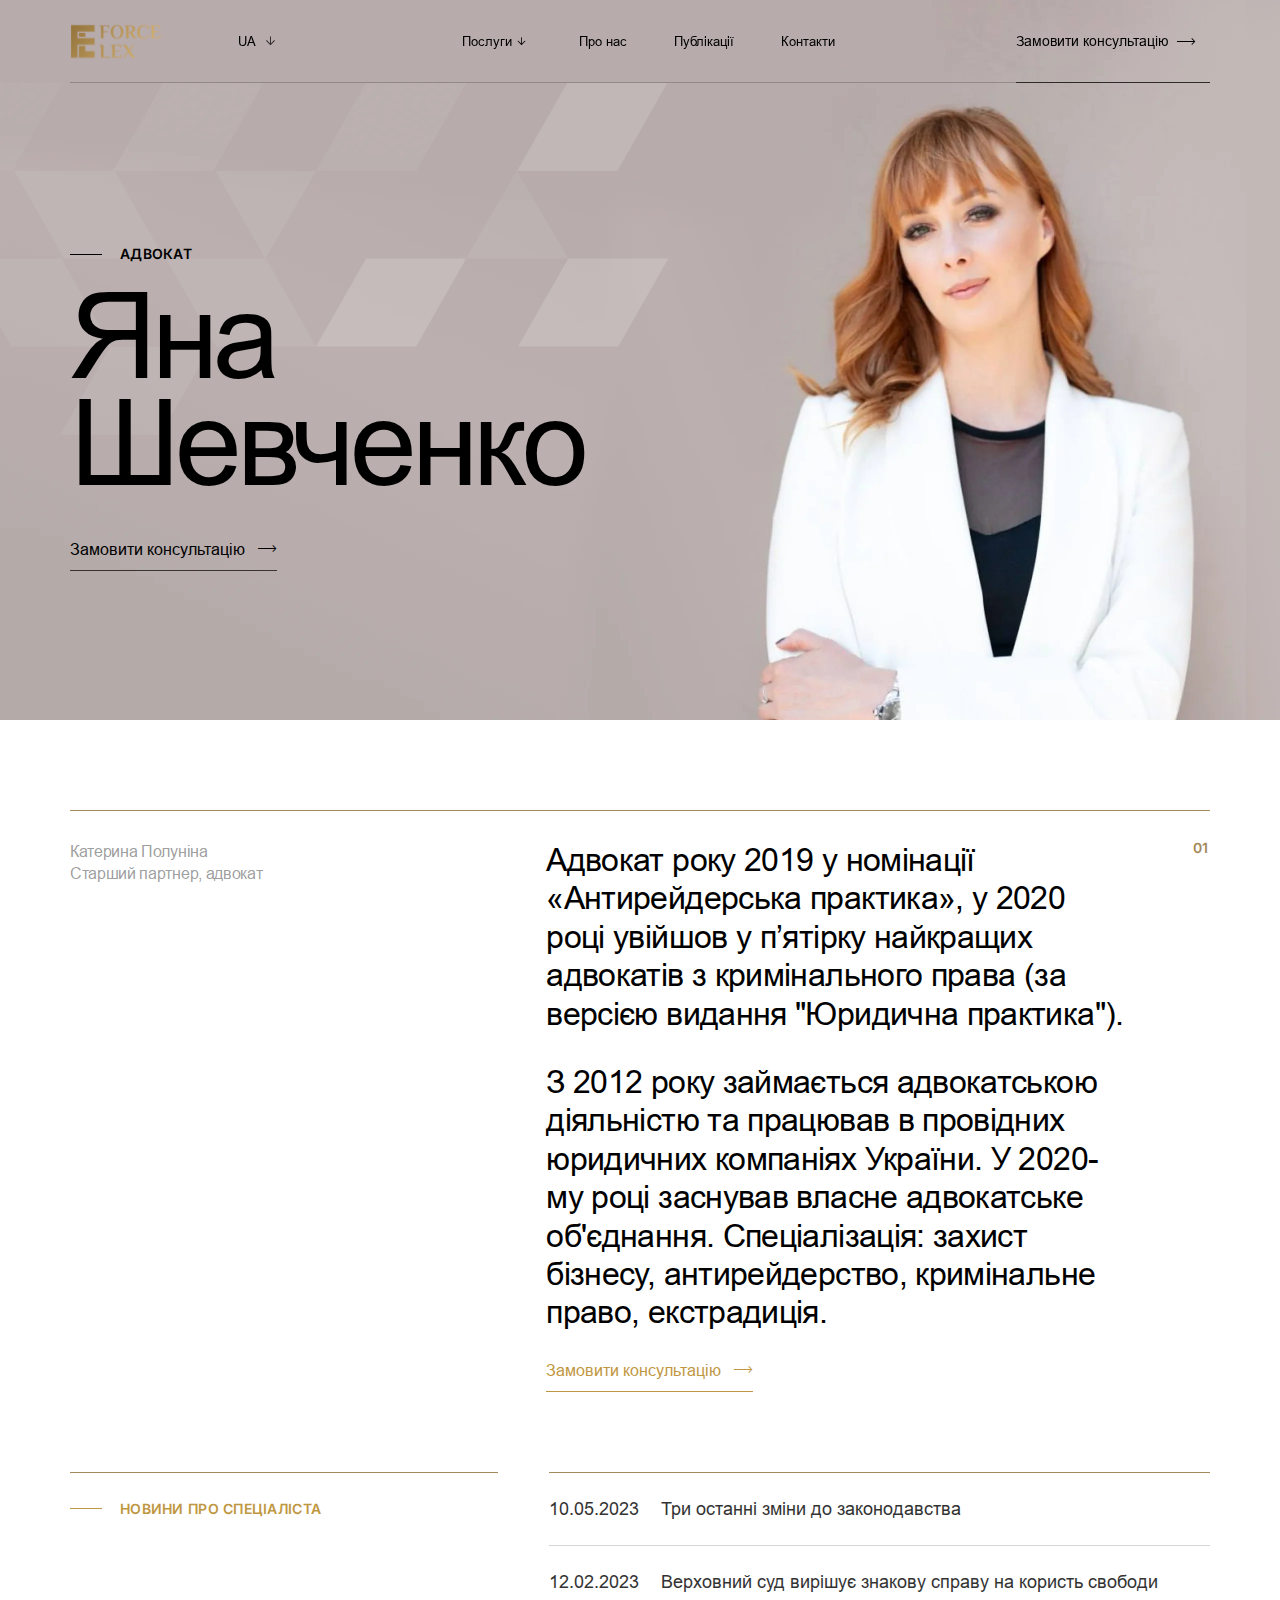
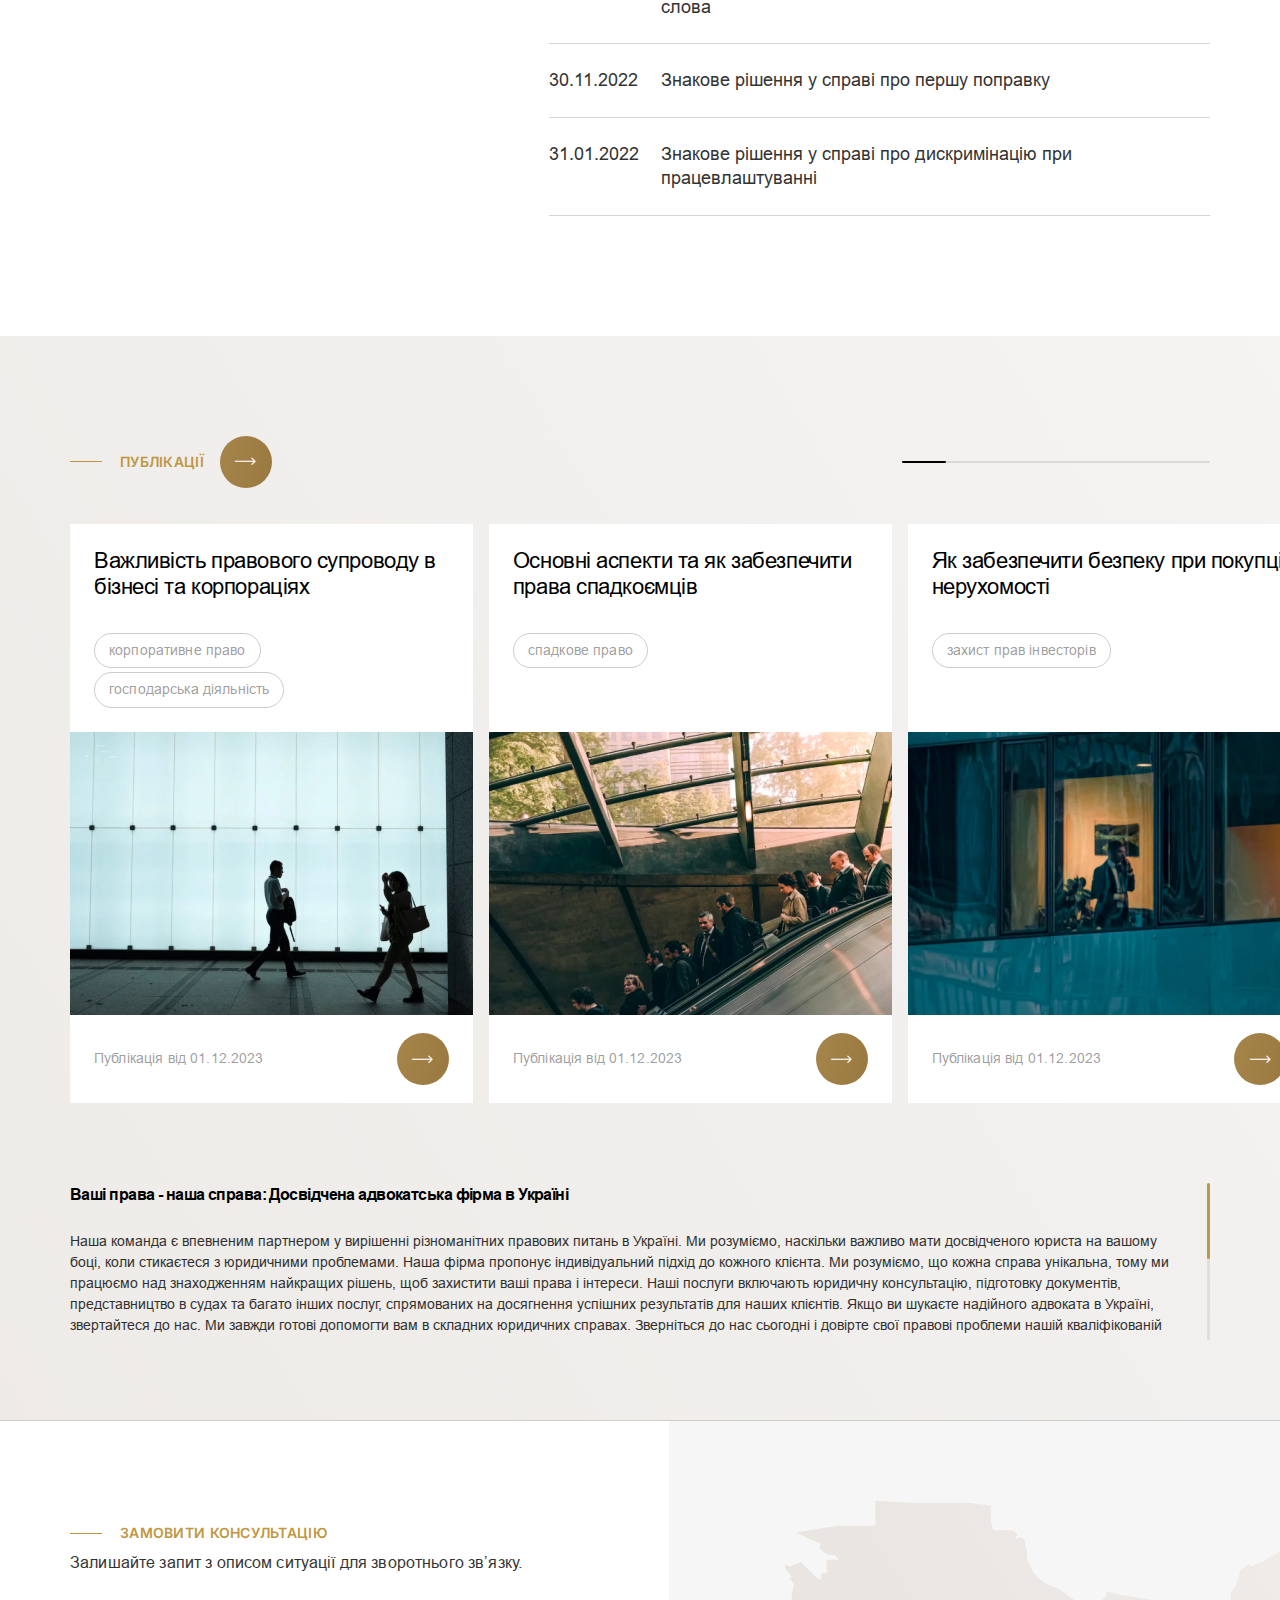
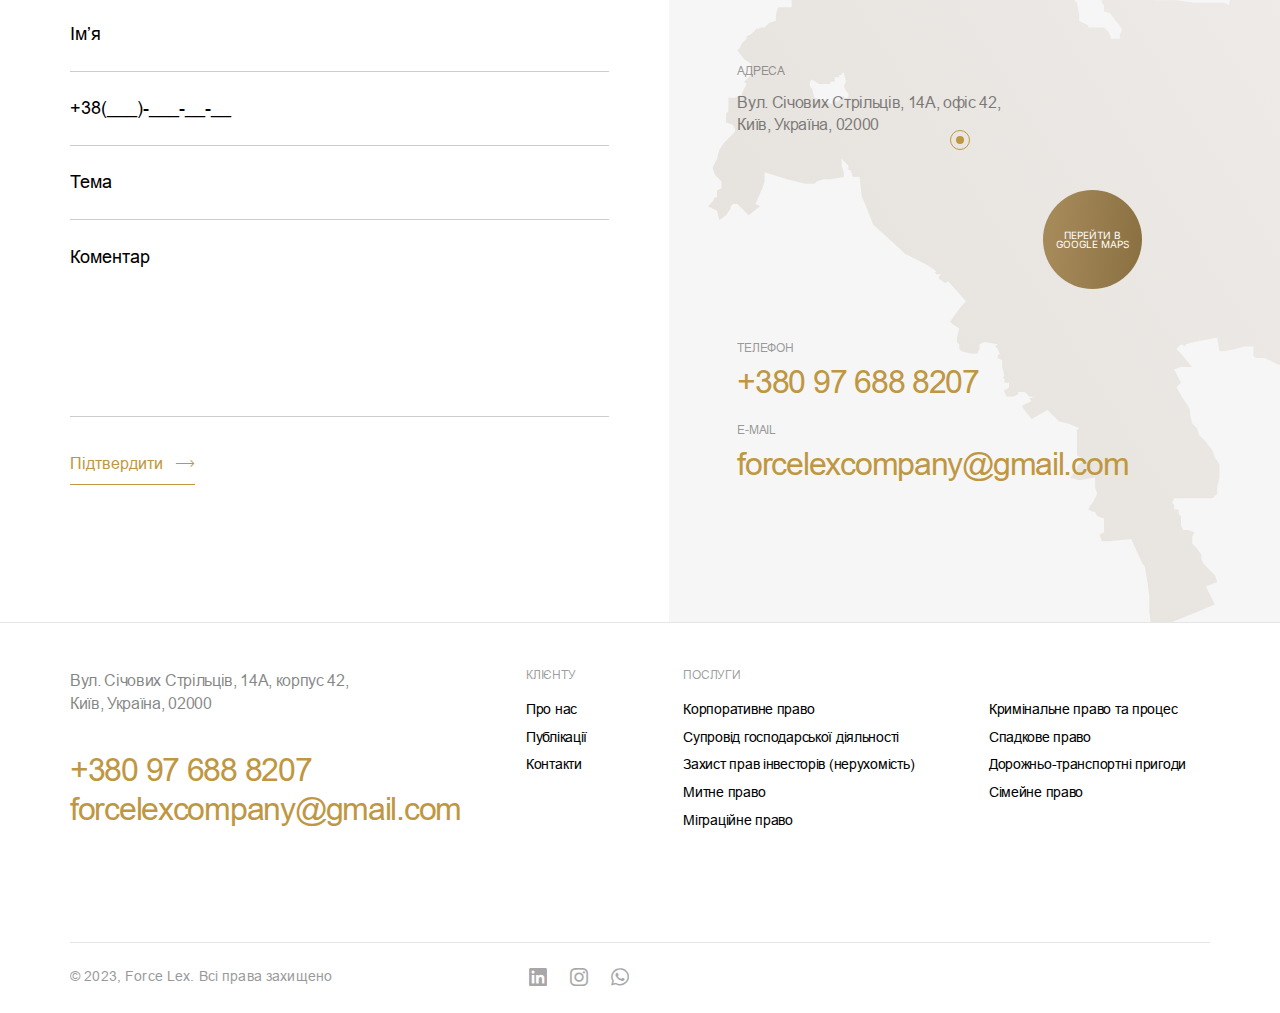
<file: team-member-2.html>
<!DOCTYPE html>
<html lang="uk">

<head>
	<title>Яна Шевченко</title>
	<meta charset="UTF-8">
	<meta name="format-detection" content="telephone=no">
	<!-- <style>body{opacity: 0;}</style> -->
	<link rel="stylesheet" href="css/style.min.css?_v=20231020195847">
	<link rel="shortcut icon" sizes="32x32" href="favicon.ico">
	<!-- <meta name="robots" content="noindex, nofollow"> -->
	<meta name="viewport" content="width=device-width, initial-scale=1.0">
</head>

<body class="load">
	<div class="wrapper">
		<header data-scroll="60" data-scroll-show class="header">
			<div class="header__container">
				<div class="header__wrap">
					<div class="header__logo--wrap">
						<a href="" class="header__logo">
							<img src="img/main/logo.svg" alt="">
						</a>
						<div data-dropdown-hover class="header__language language">
							<button data-dropdown-button class="language__button _icon-arrow-down" data-value="UA">UA</button>
							<ul data-dropdown-list class="language__list">
								<li data-dropdown-item class="language__item" data-value="UA">
									<a href="">UA</a>
								</li>
								<li data-dropdown-item class="language__item" data-value="RU">
									<a href="">RU</a>
								</li>
							</ul>
							<input type="text" name="select-language" value="" data-dropdown-input class="language__input">
						</div>
					</div>
					<div class="header__block">
						<button type="button" class="header__icon icon-menu"><span></span></button>
						<div data-da=".header,991.98,0" class="header__inner">
							<nav class="header__menu menu">
								<ul class="menu__list">
									<li data-hover class="menu__item menu__item--hover">
										<button data-button class="menu__link menu__link--hover _icon-arrow-down">Послуги</button>
										<div data-list class="menu__spollers menu-spollers">
											<div class="menu-spollers__wrapper">
												<div data-spollers="991.98,max" data-one-spoller class="menu-spollers__body">
													<div class="menu-spollers__column">
														<div class="menu-spollers__title--mob">Усі послуги</div>
														<div class="menu-spollers__pc">
															<h5 class="menu-spollers__title--top">Послуги</h5>
															<p class="menu-spollers__text">Force Lex надає юридичні послуги в найскладніших галузях права.
															</p>
														</div>
													</div>
													<details class="menu-spollers__details">
														<summary data-spoller-close class="menu-spollers__title">Компаніям</summary>
														<ul class="menu-spollers__list">
															<li class="menu-spollers__item">
																<a href="" class="menu-spollers__link"><span>01</span>Корпоративнe право</a>
															</li>
															<li class="menu-spollers__item">
																<a href="" class="menu-spollers__link"><span>02</span>Послуги з питань реєстрації бізнесу</a>
															</li>
															<li class="menu-spollers__item">
																<a href="" class="menu-spollers__link"><span>03</span>Супровід господарської діяльності</a>
															</li>
															<li class="menu-spollers__item">
																<a href="" class="menu-spollers__link"><span>04</span>Захист прав інвесторів
																	(нерухомість)</a>
															</li>
															<li class="menu-spollers__item">
																<a href="" class="menu-spollers__link"><span>05</span>Митне право</a>
															</li>
															<li class="menu-spollers__item">
																<a href="" class="menu-spollers__link"><span>06</span>Міграційне право</a>
															</li>
															<li class="menu-spollers__item">
																<a href="" class="menu-spollers__link"><span>07</span>Кримінальне право та процес</a>
															</li>
														</ul>
													</details>
													<details class="menu-spollers__details">
														<summary data-spoller-close class="menu-spollers__title">Фіз особам</summary>
														<ul class="menu-spollers__list">
															<li class="menu-spollers__item">
																<a href="" class="menu-spollers__link"><span>01</span>Cімейне право</a>
															</li>
															<li class="menu-spollers__item">
																<a href="" class="menu-spollers__link"><span>02</span>Спадкове право</a>
															</li>
															<li class="menu-spollers__item">
																<a href="" class="menu-spollers__link"><span>03</span>Дорожньо-транспортні пригоди</a>
															</li>
															<li class="menu-spollers__item">
																<a href="" class="menu-spollers__link"><span>04</span>Кримінальне право та процес</a>
															</li>
															<li class="menu-spollers__item">
																<a href="" class="menu-spollers__link"><span>05</span>Трудові правовідносини</a>
															</li>
															<li class="menu-spollers__item">
																<a href="" class="menu-spollers__link"><span>06</span>Нерухомість</a>
															</li>
														</ul>
													</details>
													<div class="menu-spollers__image">
														<picture><source srcset="img/main/menu-photo.webp" type="image/webp"><img src="img/main/menu-photo.jpg" alt=""></picture>
													</div>
												</div>
											</div>
										</div>
									</li>
									<li class="menu__item">
										<a href="#about" id="about-id" class="menu__link">Про нас</a>
									</li>
									<li class="menu__item">
										<a href="publications.html" class="menu__link">Публікації</a>
									</li>
									<li class="menu__item">
										<a href="contacts.html" class="menu__link">Контакти</a>
									</li>
								</ul>
							</nav>
							<div class="header__info">
								<div class="header__language-mob language-mob">
									<input checked class="language-mob__radio" type="radio" id="select-ua" name="select_language-mob">
									<label for="select-ua">
										<a href="" class="language-mob__link select-ua">UA</a>
									</label>
									<input class="language-mob__radio" type="radio" id="select-ru" name="select_language-mob">
									<label for="select-ru">
										<a href="" class="language-mob__link select-ru">RU</a>
									</label>
								</div>
								<div class="header__row">
									<div class="header__contacts">
										<a href="tel:+380 97 688 8207" class="header__contacts--link">+380 97 688 8207</a>
										<a href="mailto:forcelexcompany@gmail.com" class="header__contacts--link">forcelexcompany@gmail.com</a>
									</div>
									<div class="header__address">Вул. Січових Стрільців, 14А, корпус 42, Київ, Україна, 02000</div>
								</div>
							</div>
						</div>
					</div>
					<a href="" data-popup="#popup" class="header__contact--btn _icon-arrow-1">Замовити консультацію</a>
				</div>
		</header>
		<main>
			<section id="include" class="page-team page-team--b">
				<div class="page-team__container">
					<div class="page-team__content">
						<p class="page-team__descr--title">адвокат</p>
						<h1 class="page-team__title">Яна<br>Шевченко</h1>
						<a href="" data-popup="#popup" class="page-team__link--btn _icon-arrow-1">Замовити консультацію</a>
					</div>
				</div>
				<div class="page-team__bg">
					<div class="page-team__bg--pc">
						<picture><source srcset="img/team/team-photo-pc.webp" type="image/webp"><img src="img/team/team-photo-pc.png" alt=""></picture>
					</div>
					<div class="page-team__bg--tab">
						<picture><source srcset="img/team/team-photo-tab.webp" type="image/webp"><img src="img/team/team-photo-tab.png" alt=""></picture>
					</div>
					<div class="page-team__bg--mob">
						<picture><source srcset="img/team/team-photo-mob.webp" type="image/webp"><img src="img/team/team-photo-mob.png" alt=""></picture>
					</div>
				</div>
			</section>
			<section class="team-about">
				<div class="team-about__container">
					<div class="team-about__wrapper">
						<div class="team-about__text--wrap">
							<p class="team-about__text">Катерина Полуніна<br>Старший партнер, адвокат</p>
						</div>
						<div class="team-about__content">
							<h5 class="team-about__title">Адвокат року 2019 у номінації «Антирейдерська практика», у 2020 році увійшов у п’ятірку найкращих адвокатів з кримінального права (за версією видання "Юридична практика").</h5>
							<h5 class="team-about__title">З 2012 року займається адвокатською діяльністю та працював в провідних юридичних компаніях України. У 2020-му році заснував власне адвокатське об'єднання. Спеціалізація: захист бізнесу, антирейдерство, кримінальне право, екстрадиція.</h5>
							<a href="" data-popup="#popup" class="team-about__link--btn _icon-arrow-1">Замовити консультацію</a>
						</div>
						<div class="team-about__count">01</div>
					</div>
				</div>
			</section>
			<section class="team-news">
				<div class="team-news__container">
					<div class="team-news__wrapper">
						<div class="team-news__wrap">
							<p class="team-news__descr--title">Новини про спеціаліста</p>
						</div>
						<ul class="team-news__list">
							<li class="team-news__item">
								<div class="team-news__date">10.05.2023</div>
								<div class="team-news__title">Три останні зміни до законодавства</div>
							</li>
							<li class="team-news__item">
								<div class="team-news__date">12.02.2023</div>
								<div class="team-news__title">Верховний суд вирішує знакову справу на користь свободи слова</div>
							</li>
							<li class="team-news__item">
								<div class="team-news__date">30.11.2022</div>
								<div class="team-news__title">Знакове рішення у справі про першу поправку</div>
							</li>
							<li class="team-news__item">
								<div class="team-news__date">31.01.2022</div>
								<div class="team-news__title">Знакове рішення у справі про дискримінацію при працевлаштуванні</div>
							</li>
						</ul>
					</div>
				</div>
			</section>
			<section class="publications-block">
				<div class="publications-block__container">
					<div class="publications-block__row">
						<a href="" class="publications-block__descr--title">Публікації</a>
						<div class="publications-block__swiper-pagination swiper-pagination"></div>
					</div>
					<div class="publications-block__slider swiper baron--sw">
						<div class="publications-block__wrapper swiper-wrapper baron__scroller--sw">
							<a href="" class="publications-block__slide swiper-slide">
								<div class="publications-block__top">
									<h6 class="publications-block__title">Важливість правового супроводу в бізнесі та корпораціях</h6>
									<div class="publications-block__tags">
										<div class="publications-block__tag">корпоративне право</div>
										<div class="publications-block__tag">господарська діяльність</div>
									</div>
								</div>
								<div class="publications-block__bottom">
									<div class="publications-block__image">
										<picture><source srcset="img/publications/photo-01.webp" type="image/webp"><img src="img/publications/photo-01.jpg" alt=""></picture>
									</div>
									<div class="publications-block__footer">
										<p class="publications-block__date"><span>Публікація</span> від 01.12.2023</p>
										<div class="publications-block__arrow _icon-arrow-1"></div>
									</div>
								</div>
							</a>
							<a href="" class="publications-block__slide swiper-slide">
								<div class="publications-block__top">
									<h6 class="publications-block__title">Основні аспекти та як забезпечити права спадкоємців</h6>
									<div class="publications-block__tags">
										<div class="publications-block__tag">спадкове право</div>
									</div>
								</div>
								<div class="publications-block__bottom">
									<div class="publications-block__image">
										<picture><source srcset="img/publications/photo-02.webp" type="image/webp"><img src="img/publications/photo-02.jpg" alt=""></picture>
									</div>
									<div class="publications-block__footer">
										<p class="publications-block__date"><span>Публікація</span> від 01.12.2023</p>
										<div class="publications-block__arrow _icon-arrow-1"></div>
									</div>
								</div>
							</a>
							<a href="" class="publications-block__slide swiper-slide">
								<div class="publications-block__top">
									<h6 class="publications-block__title">Як забезпечити безпеку при покупці нерухомості</h6>
									<div class="publications-block__tags">
										<div class="publications-block__tag">захист прав інвесторів</div>
									</div>
								</div>
								<div class="publications-block__bottom">
									<div class="publications-block__image">
										<picture><source srcset="img/publications/photo-03.webp" type="image/webp"><img src="img/publications/photo-03.jpg" alt=""></picture>
									</div>
									<div class="publications-block__footer">
										<p class="publications-block__date"><span>Публікація</span> від 01.12.2023</p>
										<div class="publications-block__arrow _icon-arrow-1"></div>
									</div>
								</div>
							</a>
							<a href="" class="publications-block__slide swiper-slide">
								<div class="publications-block__top">
									<h6 class="publications-block__title">Основні аспекти та як забезпечити права спадкоємців</h6>
									<div class="publications-block__tags">
										<div class="publications-block__tag">спадкове право</div>
									</div>
								</div>
								<div class="publications-block__bottom">
									<div class="publications-block__image">
										<picture><source srcset="img/publications/photo-02.webp" type="image/webp"><img src="img/publications/photo-02.jpg" alt=""></picture>
									</div>
									<div class="publications-block__footer">
										<p class="publications-block__date"><span>Публікація</span> від 01.12.2023</p>
										<div class="publications-block__arrow _icon-arrow-1"></div>
									</div>
								</div>
							</a>
							<a href="" class="publications-block__slide swiper-slide">
								<div class="publications-block__top">
									<h6 class="publications-block__title">Як забезпечити безпеку при покупці нерухомості</h6>
									<div class="publications-block__tags">
										<div class="publications-block__tag">захист прав інвесторів</div>
									</div>
								</div>
								<div class="publications-block__bottom">
									<div class="publications-block__image">
										<picture><source srcset="img/publications/photo-03.webp" type="image/webp"><img src="img/publications/photo-03.jpg" alt=""></picture>
									</div>
									<div class="publications-block__footer">
										<p class="publications-block__date"><span>Публікація</span> від 01.12.2023</p>
										<div class="publications-block__arrow _icon-arrow-1"></div>
									</div>
								</div>
							</a>
							<a href="" class="publications-block__slide swiper-slide">
								<div class="publications-block__top">
									<h6 class="publications-block__title">Як забезпечити безпеку при покупці нерухомості</h6>
									<div class="publications-block__tags">
										<div class="publications-block__tag">захист прав інвесторів</div>
									</div>
								</div>
								<div class="publications-block__bottom">
									<div class="publications-block__image">
										<picture><source srcset="img/publications/photo-03.webp" type="image/webp"><img src="img/publications/photo-03.jpg" alt=""></picture>
									</div>
									<div class="publications-block__footer">
										<p class="publications-block__date"><span>Публікація</span> від 01.12.2023</p>
										<div class="publications-block__arrow _icon-arrow-1"></div>
									</div>
								</div>
							</a>
							<a href="" class="publications-block__slide swiper-slide">
								<div class="publications-block__top">
									<h6 class="publications-block__title">Основні аспекти та як забезпечити права спадкоємців</h6>
									<div class="publications-block__tags">
										<div class="publications-block__tag">спадкове право</div>
									</div>
								</div>
								<div class="publications-block__bottom">
									<div class="publications-block__image">
										<picture><source srcset="img/publications/photo-02.webp" type="image/webp"><img src="img/publications/photo-02.jpg" alt=""></picture>
									</div>
									<div class="publications-block__footer">
										<p class="publications-block__date"><span>Публікація</span> від 01.12.2023</p>
										<div class="publications-block__arrow _icon-arrow-1"></div>
									</div>
								</div>
							</a>
							<a href="" class="publications-block__slide swiper-slide">
								<div class="publications-block__top">
									<h6 class="publications-block__title">Як забезпечити безпеку при покупці нерухомості</h6>
									<div class="publications-block__tags">
										<div class="publications-block__tag">захист прав інвесторів</div>
									</div>
								</div>
								<div class="publications-block__bottom">
									<div class="publications-block__image">
										<picture><source srcset="img/publications/photo-03.webp" type="image/webp"><img src="img/publications/photo-03.jpg" alt=""></picture>
									</div>
									<div class="publications-block__footer">
										<p class="publications-block__date"><span>Публікація</span> від 01.12.2023</p>
										<div class="publications-block__arrow _icon-arrow-1"></div>
									</div>
								</div>
							</a>
						</div>
						<div class="baron__wr--sw">
							<div class="baron__track--sw">
								<div class="baron__bar--sw"></div>
							</div>
						</div>
					</div>
				</div>
				<div class="content__container">
					<div class="content__wrapper baron">
						<div class="content__body baron__scroller">
							<p><b>Ваші права - наша справа: Досвідчена адвокатська фірма в Україні</b></p>
							<p>Наша команда є впевненим партнером у вирішенні різноманітних правових питань в Україні. Ми розуміємо,
								наскільки важливо мати досвідченого юриста на вашому боці, коли стикаєтеся з юридичними проблемами. Наша
								фірма пропонує індивідуальний підхід до кожного клієнта. Ми розуміємо, що кожна справа унікальна, тому
								ми
								працюємо над знаходженням найкращих рішень, щоб захистити ваші права і інтереси. Наші послуги включають
								юридичну консультацію, підготовку документів, представництво в судах та багато інших послуг, спрямованих
								на досягнення успішних результатів для наших клієнтів. Якщо ви шукаєте надійного адвоката в Україні,
								звертайтеся до нас. Ми завжди готові допомогти вам в складних юридичних справах. Зверніться до нас
								сьогодні і довірте свої правові проблеми нашій кваліфікованій команді адвокатів.</p>
							<p>Наша команда є впевненим партнером у вирішенні різноманітних правових питань в Україні. Ми розуміємо,
								наскільки важливо мати досвідченого юриста на вашому боці, коли стикаєтеся з юридичними проблемами. Наша
								фірма пропонує індивідуальний підхід до кожного клієнта. Ми розуміємо, що кожна справа унікальна, тому
								ми
								працюємо над знаходженням найкращих рішень, щоб захистити ваші права і інтереси. Наші послуги включають
								юридичну консультацію, підготовку документів, представництво в судах та багато інших послуг, спрямованих
								на досягнення успішних результатів для наших клієнтів. Якщо ви шукаєте надійного адвоката в Україні,
								звертайтеся до нас. Ми завжди готові допомогти вам в складних юридичних справах. Зверніться до нас
								сьогодні і довірте свої правові проблеми нашій кваліфікованій команді адвокатів.</p>
						</div>
						<div class="baron__track">
							<div class="baron__bar"></div>
						</div>
					</div>
				</div>
			</section>
			<section id="block-form" class="form-block">
				<div class="form-block__container">
					<div class="form-block__wrapper">
						<form action="" data-goto-error class="form-block__column--form">
							<div class="form-block__tab">
								<p class="form-block__descr--title">замовити консультацію</p>
								<p class="form-block__text">Залишайте запит з описом ситуації для зворотнього звʼязку.</p>
							</div>
							<div class="form-block__tab--form">
								<div class="form-block__inner">
									<div class="form-block__item">
										<input name="name" type="text" placeholder="Імʼя" class="form-block__input">
									</div>
									<div class="form-block__item">
										<input data-error="Введіть номер телефону, щоб продовжити" data-required="phone" data-validate name="phone" type="tel" placeholder="+38(___)-___-__-__" class="form-block__input phone-mask">
									</div>
									<div class="form-block__item">
										<input name="theme" type="text" placeholder="Тема" class="form-block__input">
									</div>
									<div class="form-block__item">
										<textarea class="form-block__textarea" name="comment" placeholder="Коментар"></textarea>
									</div>
								</div>
								<button type="submit" class="form-block__link--btn _icon-arrow-1">Підтвердити</button>
							</div>
						</form>
						<div class="form-block__column">
							<div class="form-block__content">
								<div class="form-block__content--address">
									<div class="form-block__label">адреса</div>
									<div class="form-block__address">Вул. Січових Стрільців, 14А, офіс 42, Київ, Україна, 02000</div>
								</div>
								<div class="form-block__map--wrap">
									<a href="https://maps.app.goo.gl/JDqRAp4ExVZRtRMS9" target="_blank" class="form-block__map">перейти в
										Google
										Maps</a>
								</div>
								<div class="form-block__bottom">
									<div class="form-block__content--item">
										<div class="form-block__label">Телефон</div>
										<a href="tel:+380976888207" class="form-block__link">+380 97 688 8207</a>
									</div>
									<div class="form-block__content--item">
										<div class="form-block__label">e-mail</div>
										<a href="mailto:forcelexcompany@gmail.com" class="form-block__link">forcelexcompany@gmail.com</a>
									</div>
								</div>
							</div>
							<div class="form-block__image">
								<img src="img/other/map.svg" alt="">
							</div>
						</div>
					</div>
				</div>
			</section>
		</main>
		<footer class="footer">
			<div class="footer__container">
				<div class="footer__main">
					<div class="footer__info">
						<div class="footer__address">Вул. Січових Стрільців, 14А, корпус 42, Київ, Україна, 02000</div>
						<div class="footer__contacts">
							<a href="tel:+380 97 688 8207" class="footer__contacts--link">+380 97 688 8207</a>
							<a href="mailto:forcelexcompany@gmail.com" class="footer__contacts--link">forcelexcompany@gmail.com</a>
						</div>
					</div>
					<nav class="footer__nav">
						<div class="footer__column">
							<div class="footer__title">Клієнту</div>
							<ul class="footer__list">
								<li class="footer__item">
									<a href="" class="footer__link">Про нас</a>
								</li>
								<li class="footer__item">
									<a href="" class="footer__link">Публікації</a>
								</li>
								<li class="footer__item">
									<a href="" class="footer__link">Контакти</a>
								</li>
							</ul>
						</div>
						<div class="footer__column">
							<div class="footer__title">Послуги</div>
							<div class="footer__column--wrap">
								<ul class="footer__list">
									<li class="footer__item">
										<a href="" class="footer__link">Корпоративнe право</a>
									</li>
									<li class="footer__item">
										<a href="" class="footer__link">Супровід господарської діяльності</a>
									</li>
									<li class="footer__item">
										<a href="" class="footer__link">Захист прав інвесторів (нерухомість)</a>
									</li>
									<li class="footer__item">
										<a href="" class="footer__link">Митне право</a>
									</li>
									<li class="footer__item">
										<a href="" class="footer__link">Міграційне право</a>
									</li>
								</ul>
								<ul class="footer__list">
									<li class="footer__item">
										<a href="" class="footer__link">Кримінальне право та процес</a>
									</li>
									<li class="footer__item">
										<a href="" class="footer__link">Спадкове право</a>
									</li>
									<li class="footer__item">
										<a href="" class="footer__link">Дорожньо-транспортні пригоди</a>
									</li>
									<li class="footer__item">
										<a href="" class="footer__link">Сімейне право</a>
									</li>
								</ul>
							</div>
						</div>
					</nav>
				</div>
				<div class="footer__wrapper">
					<p class="footer__allright">© 2023, Force Lex. Всі права захищено</p>
					<div class="footer__socials">
						<a href="" class="footer__socials--link _icon-linkedin"></a>
						<a href="" class="footer__socials--link _icon-instagram"></a>
						<a href="" class="footer__socials--link _icon-whatsapp"></a>
					</div>
				</div>
			</div>
		</footer>
	</div>
	<div id="popup" aria-hidden="true" class="popup">
		<div class="popup__wrapper">
			<div class="popup__content">
				<div class="popup__top">
					<button data-close type="button" class="popup__close _icon-close"></button>
				</div>
				<form action="" data-dev class="popup__form-block form-block__column--form">
					<div class="form-block__tab">
						<h6 class="form-block__title">Замовити консультацію</h6>
						<p class="form-block__text">Залишайте запит з описом ситуації для зворотнього звʼязку.</p>
					</div>
					<div class="form-block__tab--form">
						<div class="form-block__inner">
							<div class="form-block__item">
								<input name="name" type="text" placeholder="Імʼя" class="form-block__input">
							</div>
							<div class="form-block__item">
								<input data-error="Введіть номер телефону, щоб продовжити" data-required="phone" data-validate name="phone" type="tel" placeholder="+38(___)-___-__-__" class="form-block__input phone-mask">
							</div>
							<div class="form-block__item">
								<textarea class="form-block__textarea" name="comment" placeholder="Коментар"></textarea>
							</div>
						</div>
						<button type="submit" class="form-block__link--btn _icon-arrow-1">Підтвердити</button>
					</div>
				</form>
			</div>
		</div>
	</div>
	<script src="js/app.min.js?_v=20231020195847"></script>
	<script>
		// //  Первый код удалить, расскомментировать второй код, для правильного перехода по якорям

		// window.addEventListener('load', function () {
		//   var main = document.getElementById('main');
		//   if (!main) {
		//     document.getElementById('services-id').href = "index.html#services";
		//     document.getElementById('about-id').href = "index.html#about";
		//     document.getElementById('process-id').href = "index.html#process";
		//   }
		// });

		// // window.addEventListener('load', function () {
		// //   var main = document.getElementById('main');
		// //   if (!main) {
		// //     var indexRoute = "{{ route('index') }}";
		// //     document.getElementById('services-id').href = indexRoute + "#services";
		// //     document.getElementById('about-id').href = indexRoute + "#about";
		// //     document.getElementById('process-id').href = indexRoute + "#process";
		// //   }
		// // });
	</script>
</body>

</html>
</file>
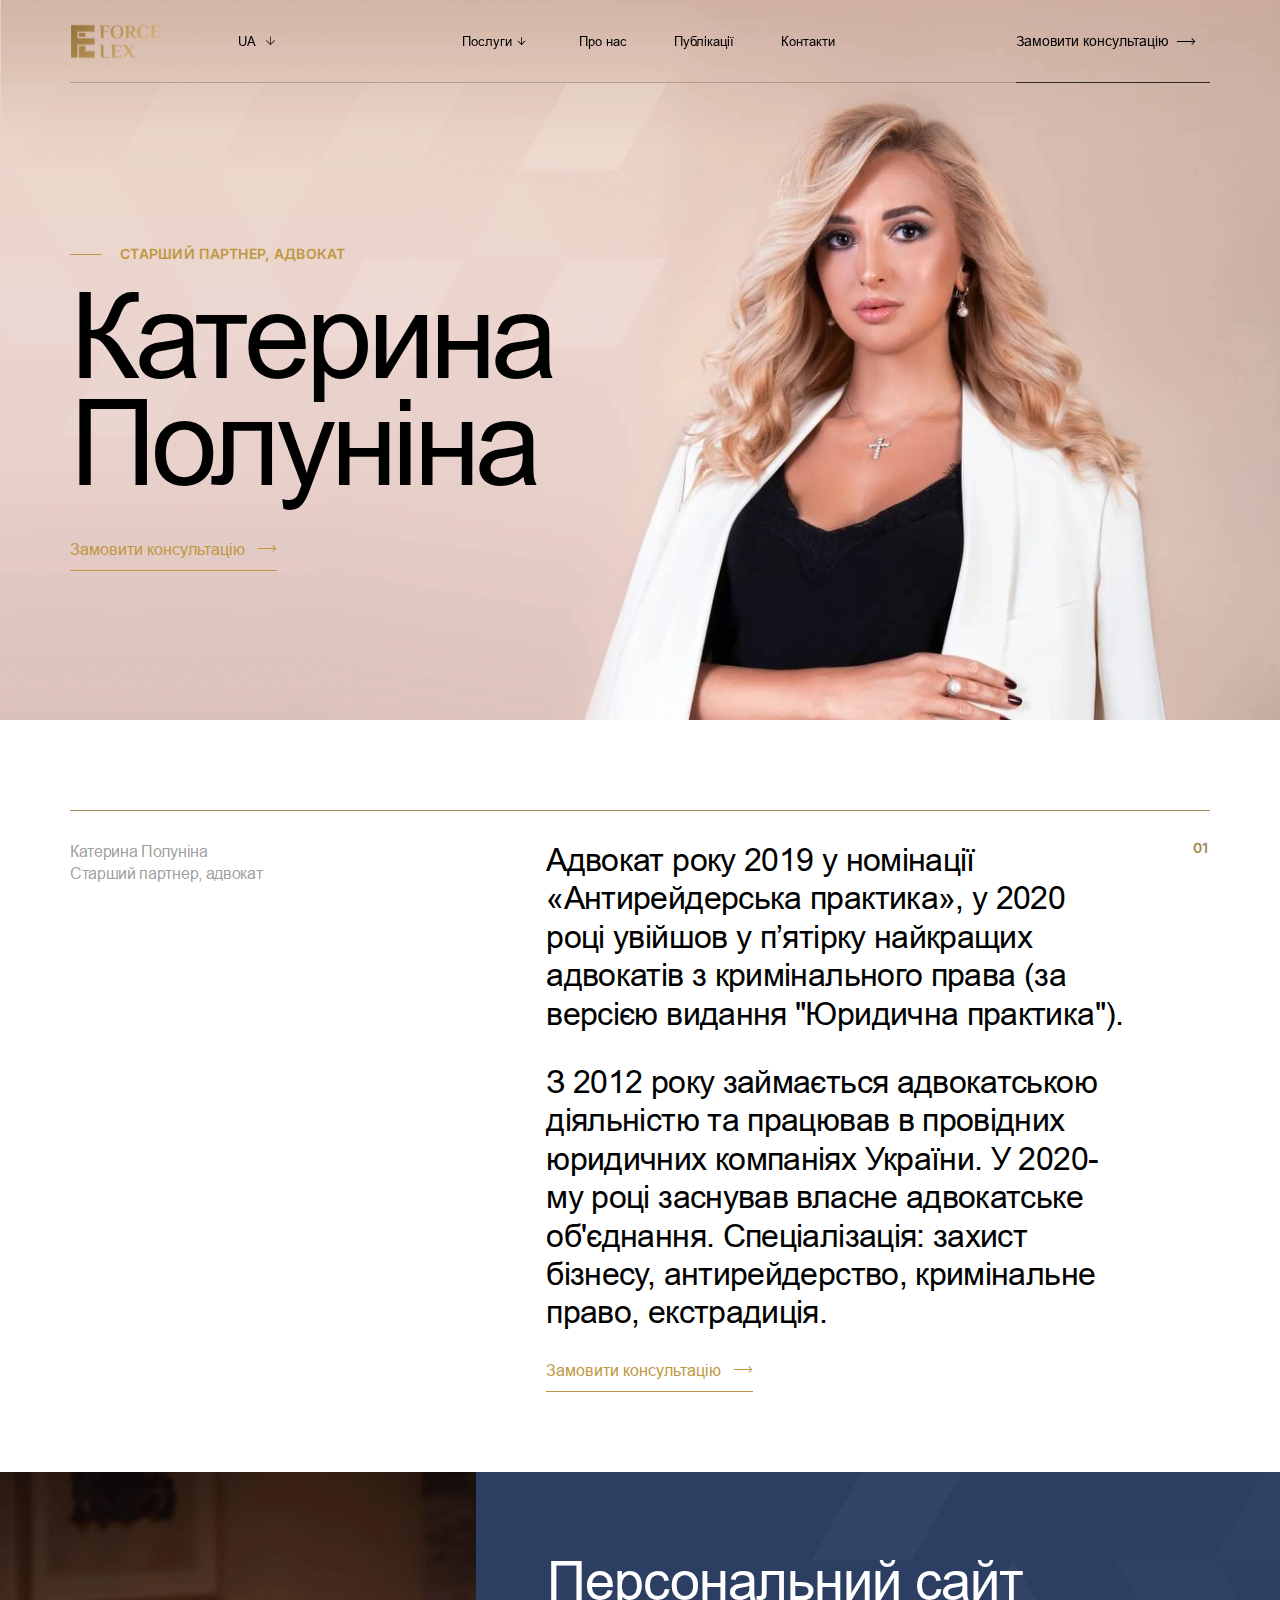
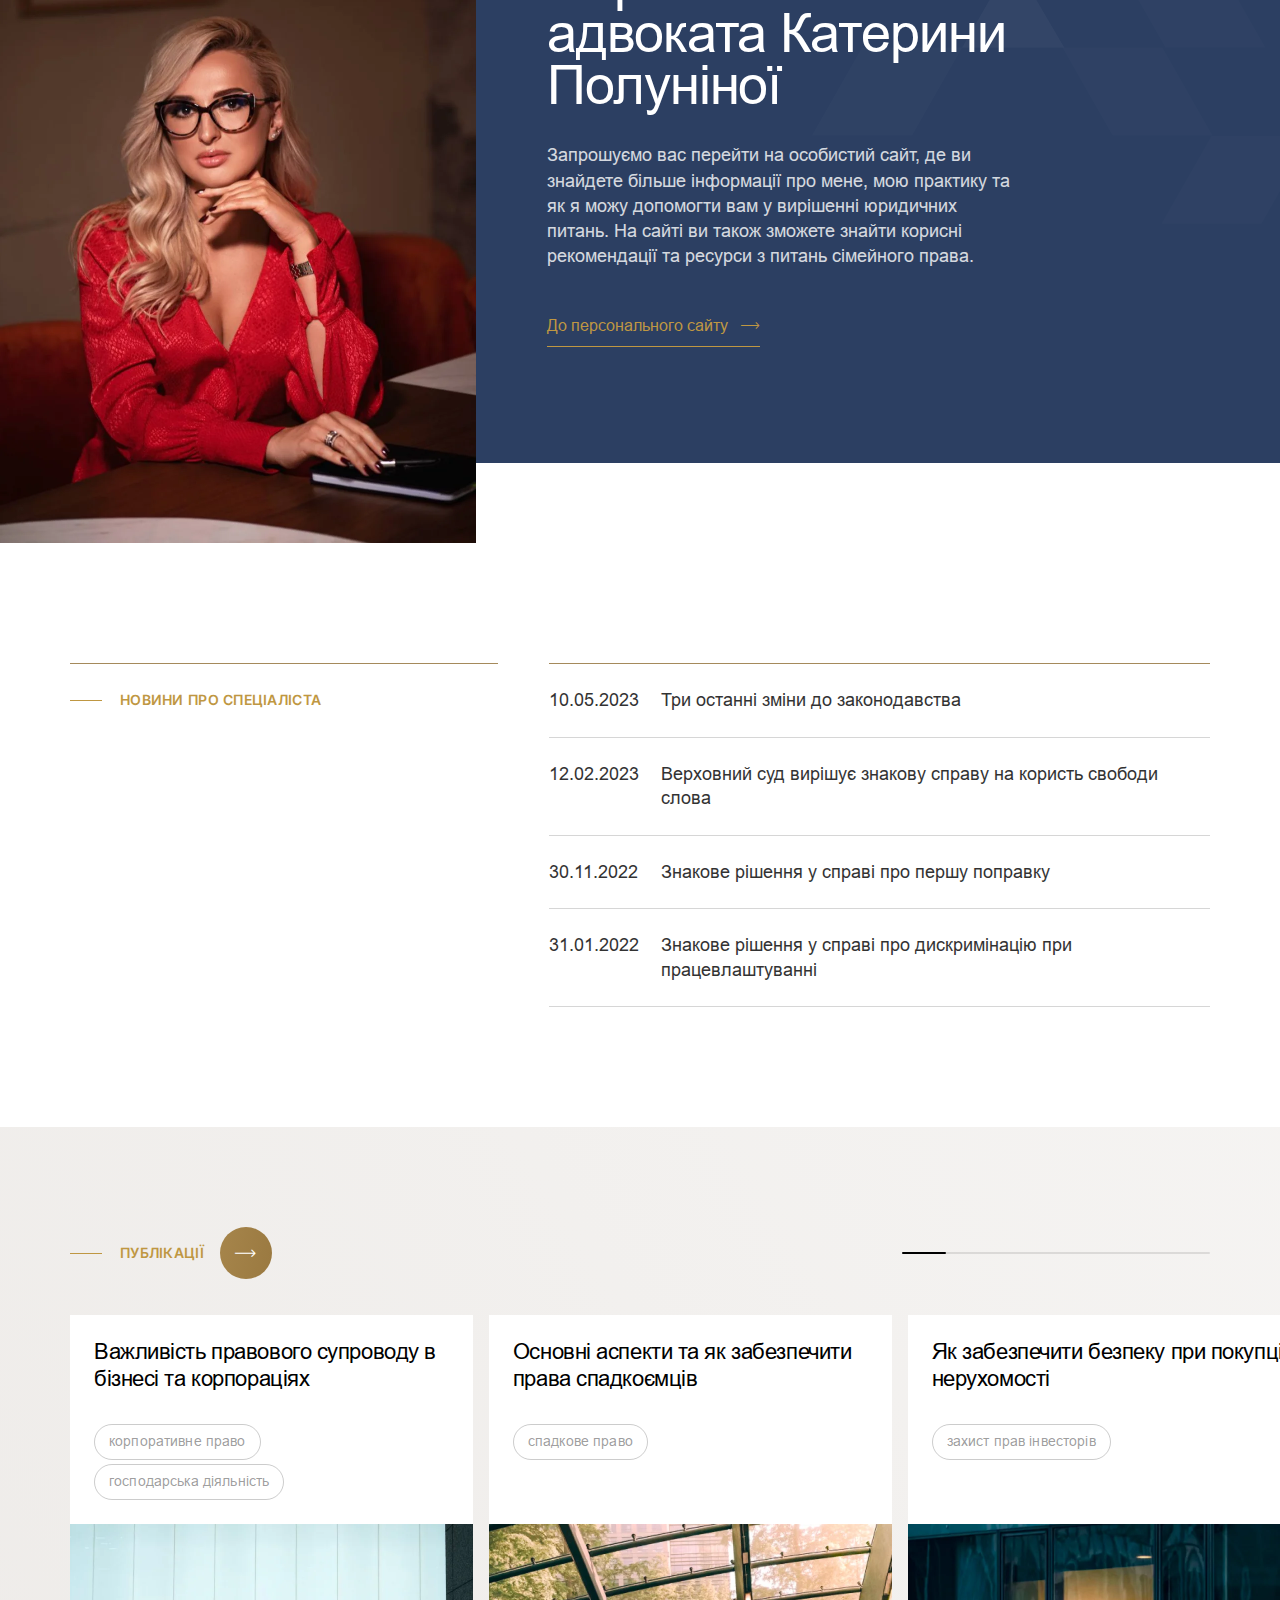
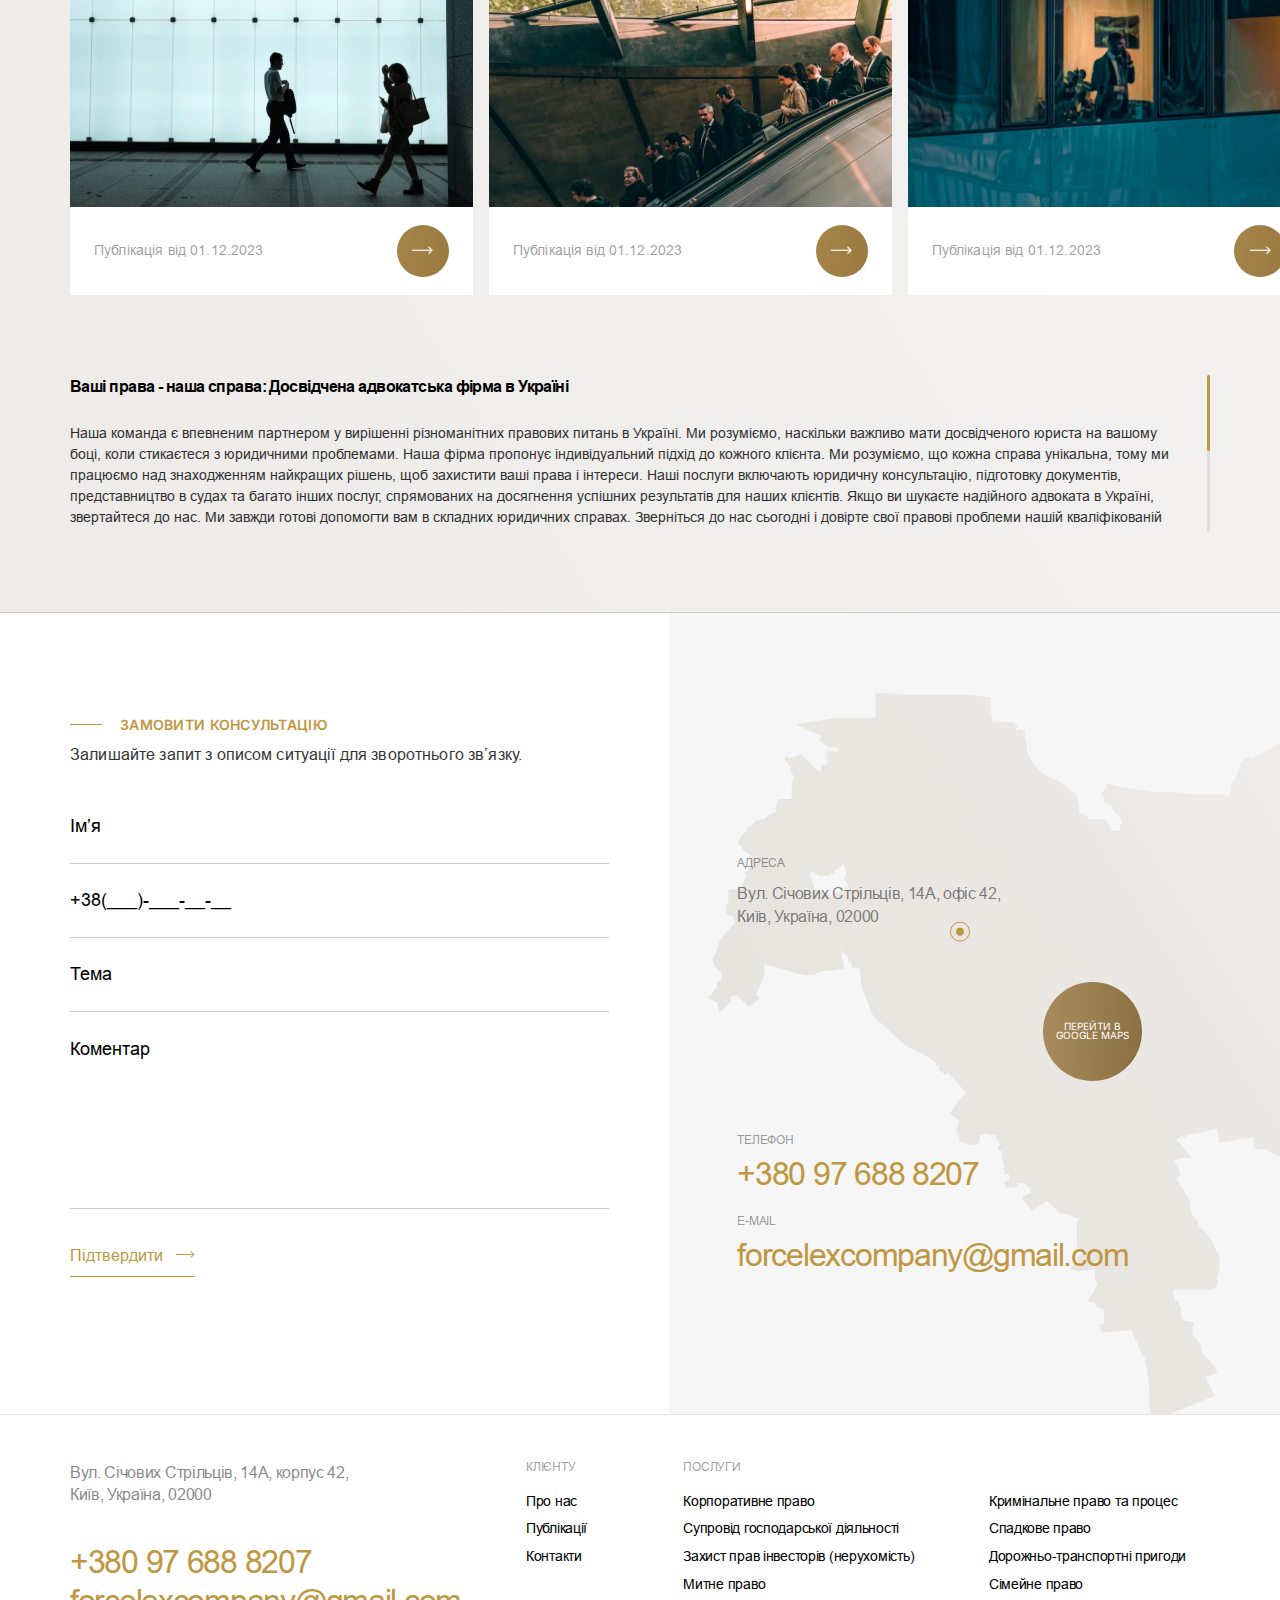
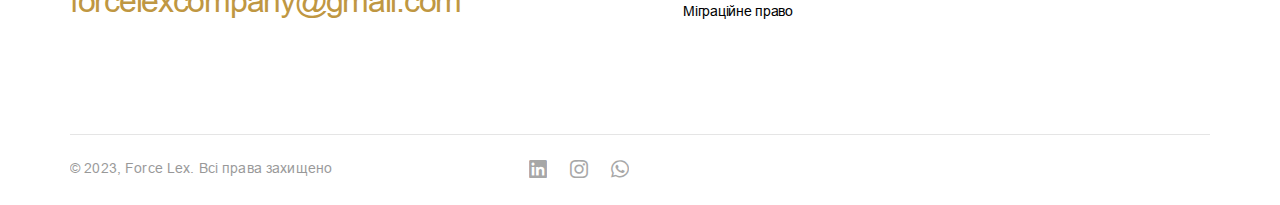
<file: team-member.html>
<!DOCTYPE html>
<html lang="uk">

<head>
	<title>Катерина Полуніна</title>
	<meta charset="UTF-8">
	<meta name="format-detection" content="telephone=no">
	<!-- <style>body{opacity: 0;}</style> -->
	<link rel="stylesheet" href="css/style.min.css?_v=20231020195847">
	<link rel="shortcut icon" sizes="32x32" href="favicon.ico">
	<!-- <meta name="robots" content="noindex, nofollow"> -->
	<meta name="viewport" content="width=device-width, initial-scale=1.0">
</head>

<body class="load">
	<div class="wrapper">
		<header data-scroll="60" data-scroll-show class="header">
			<div class="header__container">
				<div class="header__wrap">
					<div class="header__logo--wrap">
						<a href="" class="header__logo">
							<img src="img/main/logo.svg" alt="">
						</a>
						<div data-dropdown-hover class="header__language language">
							<button data-dropdown-button class="language__button _icon-arrow-down" data-value="UA">UA</button>
							<ul data-dropdown-list class="language__list">
								<li data-dropdown-item class="language__item" data-value="UA">
									<a href="">UA</a>
								</li>
								<li data-dropdown-item class="language__item" data-value="RU">
									<a href="">RU</a>
								</li>
							</ul>
							<input type="text" name="select-language" value="" data-dropdown-input class="language__input">
						</div>
					</div>
					<div class="header__block">
						<button type="button" class="header__icon icon-menu"><span></span></button>
						<div data-da=".header,991.98,0" class="header__inner">
							<nav class="header__menu menu">
								<ul class="menu__list">
									<li data-hover class="menu__item menu__item--hover">
										<button data-button class="menu__link menu__link--hover _icon-arrow-down">Послуги</button>
										<div data-list class="menu__spollers menu-spollers">
											<div class="menu-spollers__wrapper">
												<div data-spollers="991.98,max" data-one-spoller class="menu-spollers__body">
													<div class="menu-spollers__column">
														<div class="menu-spollers__title--mob">Усі послуги</div>
														<div class="menu-spollers__pc">
															<h5 class="menu-spollers__title--top">Послуги</h5>
															<p class="menu-spollers__text">Force Lex надає юридичні послуги в найскладніших галузях права.
															</p>
														</div>
													</div>
													<details class="menu-spollers__details">
														<summary data-spoller-close class="menu-spollers__title">Компаніям</summary>
														<ul class="menu-spollers__list">
															<li class="menu-spollers__item">
																<a href="" class="menu-spollers__link"><span>01</span>Корпоративнe право</a>
															</li>
															<li class="menu-spollers__item">
																<a href="" class="menu-spollers__link"><span>02</span>Послуги з питань реєстрації бізнесу</a>
															</li>
															<li class="menu-spollers__item">
																<a href="" class="menu-spollers__link"><span>03</span>Супровід господарської діяльності</a>
															</li>
															<li class="menu-spollers__item">
																<a href="" class="menu-spollers__link"><span>04</span>Захист прав інвесторів
																	(нерухомість)</a>
															</li>
															<li class="menu-spollers__item">
																<a href="" class="menu-spollers__link"><span>05</span>Митне право</a>
															</li>
															<li class="menu-spollers__item">
																<a href="" class="menu-spollers__link"><span>06</span>Міграційне право</a>
															</li>
															<li class="menu-spollers__item">
																<a href="" class="menu-spollers__link"><span>07</span>Кримінальне право та процес</a>
															</li>
														</ul>
													</details>
													<details class="menu-spollers__details">
														<summary data-spoller-close class="menu-spollers__title">Фіз особам</summary>
														<ul class="menu-spollers__list">
															<li class="menu-spollers__item">
																<a href="" class="menu-spollers__link"><span>01</span>Cімейне право</a>
															</li>
															<li class="menu-spollers__item">
																<a href="" class="menu-spollers__link"><span>02</span>Спадкове право</a>
															</li>
															<li class="menu-spollers__item">
																<a href="" class="menu-spollers__link"><span>03</span>Дорожньо-транспортні пригоди</a>
															</li>
															<li class="menu-spollers__item">
																<a href="" class="menu-spollers__link"><span>04</span>Кримінальне право та процес</a>
															</li>
															<li class="menu-spollers__item">
																<a href="" class="menu-spollers__link"><span>05</span>Трудові правовідносини</a>
															</li>
															<li class="menu-spollers__item">
																<a href="" class="menu-spollers__link"><span>06</span>Нерухомість</a>
															</li>
														</ul>
													</details>
													<div class="menu-spollers__image">
														<picture><source srcset="img/main/menu-photo.webp" type="image/webp"><img src="img/main/menu-photo.jpg" alt=""></picture>
													</div>
												</div>
											</div>
										</div>
									</li>
									<li class="menu__item">
										<a href="#about" id="about-id" class="menu__link">Про нас</a>
									</li>
									<li class="menu__item">
										<a href="publications.html" class="menu__link">Публікації</a>
									</li>
									<li class="menu__item">
										<a href="contacts.html" class="menu__link">Контакти</a>
									</li>
								</ul>
							</nav>
							<div class="header__info">
								<div class="header__language-mob language-mob">
									<input checked class="language-mob__radio" type="radio" id="select-ua" name="select_language-mob">
									<label for="select-ua">
										<a href="" class="language-mob__link select-ua">UA</a>
									</label>
									<input class="language-mob__radio" type="radio" id="select-ru" name="select_language-mob">
									<label for="select-ru">
										<a href="" class="language-mob__link select-ru">RU</a>
									</label>
								</div>
								<div class="header__row">
									<div class="header__contacts">
										<a href="tel:+380 97 688 8207" class="header__contacts--link">+380 97 688 8207</a>
										<a href="mailto:forcelexcompany@gmail.com" class="header__contacts--link">forcelexcompany@gmail.com</a>
									</div>
									<div class="header__address">Вул. Січових Стрільців, 14А, корпус 42, Київ, Україна, 02000</div>
								</div>
							</div>
						</div>
					</div>
					<a href="" data-popup="#popup" class="header__contact--btn _icon-arrow-1">Замовити консультацію</a>
				</div>
		</header>
		<main>
			<section id="include" class="page-team">
				<div class="page-team__container">
					<div class="page-team__content">
						<p class="page-team__descr--title">Старший партнер, адвокат</p>
						<h1 class="page-team__title">Катерина<br>Полуніна</h1>
						<a href="" data-popup="#popup" class="page-team__link--btn _icon-arrow-1">Замовити консультацію</a>
					</div>
				</div>
				<div class="page-team__bg">
					<div class="page-team__bg--pc">
						<picture><source srcset="img/team/main-photo-pc.webp" type="image/webp"><img src="img/team/main-photo-pc.png" alt=""></picture>
					</div>
					<div class="page-team__bg--tab">
						<picture><source srcset="img/team/main-photo-tab.webp" type="image/webp"><img src="img/team/main-photo-tab.png" alt=""></picture>
					</div>
					<div class="page-team__bg--mob">
						<picture><source srcset="img/team/main-photo-mob.webp" type="image/webp"><img src="img/team/main-photo-mob.png" alt=""></picture>
					</div>
				</div>
			</section>
			<section class="team-about">
				<div class="team-about__container">
					<div class="team-about__wrapper">
						<div class="team-about__text--wrap">
							<p class="team-about__text">Катерина Полуніна<br>Старший партнер, адвокат</p>
						</div>
						<div class="team-about__content">
							<h5 class="team-about__title">Адвокат року 2019 у номінації «Антирейдерська практика», у 2020 році увійшов у п’ятірку найкращих адвокатів з кримінального права (за версією видання "Юридична практика").</h5>
							<h5 class="team-about__title">З 2012 року займається адвокатською діяльністю та працював в провідних юридичних компаніях України. У 2020-му році заснував власне адвокатське об'єднання. Спеціалізація: захист бізнесу, антирейдерство, кримінальне право, екстрадиція.</h5>
							<a href="" data-popup="#popup" class="team-about__link--btn _icon-arrow-1">Замовити консультацію</a>
						</div>
						<div class="team-about__count">01</div>
					</div>
				</div>
			</section>
			<section class="team-about-01">
				<div class="team-about-01__container">
					<div class="team-about-01__wrapper">
						<div class="team-about-01__image">
							<picture><source srcset="img/team/main-photo.webp" type="image/webp"><img src="img/team/main-photo.png" alt=""></picture>
						</div>
						<div class="team-about-01__content">
							<div class="team-about-01__wrap">
								<h3 class="team-about-01__title">Персональний сайт адвоката Катерини Полуніної </h3>
								<p class="team-about-01__text">Запрошуємо вас перейти на особистий сайт, де ви знайдете більше інформації про мене, мою практику та як я можу допомогти вам у вирішенні юридичних питань. На сайті ви також зможете знайти корисні рекомендації та ресурси з питань сімейного права.</p>
								<a href="" class="team-about-01__link--btn _icon-arrow-1">До персонального сайту</a>
							</div>
						</div>
					</div>
				</div>
			</section>
			<section class="team-news">
				<div class="team-news__container">
					<div class="team-news__wrapper">
						<div class="team-news__wrap">
							<p class="team-news__descr--title">Новини про спеціаліста</p>
						</div>
						<ul class="team-news__list">
							<li class="team-news__item">
								<div class="team-news__date">10.05.2023</div>
								<div class="team-news__title">Три останні зміни до законодавства</div>
							</li>
							<li class="team-news__item">
								<div class="team-news__date">12.02.2023</div>
								<div class="team-news__title">Верховний суд вирішує знакову справу на користь свободи слова</div>
							</li>
							<li class="team-news__item">
								<div class="team-news__date">30.11.2022</div>
								<div class="team-news__title">Знакове рішення у справі про першу поправку</div>
							</li>
							<li class="team-news__item">
								<div class="team-news__date">31.01.2022</div>
								<div class="team-news__title">Знакове рішення у справі про дискримінацію при працевлаштуванні</div>
							</li>
						</ul>
					</div>
				</div>
			</section>
			<section class="publications-block">
				<div class="publications-block__container">
					<div class="publications-block__row">
						<a href="" class="publications-block__descr--title">Публікації</a>
						<div class="publications-block__swiper-pagination swiper-pagination"></div>
					</div>
					<div class="publications-block__slider swiper baron--sw">
						<div class="publications-block__wrapper swiper-wrapper baron__scroller--sw">
							<a href="" class="publications-block__slide swiper-slide">
								<div class="publications-block__top">
									<h6 class="publications-block__title">Важливість правового супроводу в бізнесі та корпораціях</h6>
									<div class="publications-block__tags">
										<div class="publications-block__tag">корпоративне право</div>
										<div class="publications-block__tag">господарська діяльність</div>
									</div>
								</div>
								<div class="publications-block__bottom">
									<div class="publications-block__image">
										<picture><source srcset="img/publications/photo-01.webp" type="image/webp"><img src="img/publications/photo-01.jpg" alt=""></picture>
									</div>
									<div class="publications-block__footer">
										<p class="publications-block__date"><span>Публікація</span> від 01.12.2023</p>
										<div class="publications-block__arrow _icon-arrow-1"></div>
									</div>
								</div>
							</a>
							<a href="" class="publications-block__slide swiper-slide">
								<div class="publications-block__top">
									<h6 class="publications-block__title">Основні аспекти та як забезпечити права спадкоємців</h6>
									<div class="publications-block__tags">
										<div class="publications-block__tag">спадкове право</div>
									</div>
								</div>
								<div class="publications-block__bottom">
									<div class="publications-block__image">
										<picture><source srcset="img/publications/photo-02.webp" type="image/webp"><img src="img/publications/photo-02.jpg" alt=""></picture>
									</div>
									<div class="publications-block__footer">
										<p class="publications-block__date"><span>Публікація</span> від 01.12.2023</p>
										<div class="publications-block__arrow _icon-arrow-1"></div>
									</div>
								</div>
							</a>
							<a href="" class="publications-block__slide swiper-slide">
								<div class="publications-block__top">
									<h6 class="publications-block__title">Як забезпечити безпеку при покупці нерухомості</h6>
									<div class="publications-block__tags">
										<div class="publications-block__tag">захист прав інвесторів</div>
									</div>
								</div>
								<div class="publications-block__bottom">
									<div class="publications-block__image">
										<picture><source srcset="img/publications/photo-03.webp" type="image/webp"><img src="img/publications/photo-03.jpg" alt=""></picture>
									</div>
									<div class="publications-block__footer">
										<p class="publications-block__date"><span>Публікація</span> від 01.12.2023</p>
										<div class="publications-block__arrow _icon-arrow-1"></div>
									</div>
								</div>
							</a>
							<a href="" class="publications-block__slide swiper-slide">
								<div class="publications-block__top">
									<h6 class="publications-block__title">Основні аспекти та як забезпечити права спадкоємців</h6>
									<div class="publications-block__tags">
										<div class="publications-block__tag">спадкове право</div>
									</div>
								</div>
								<div class="publications-block__bottom">
									<div class="publications-block__image">
										<picture><source srcset="img/publications/photo-02.webp" type="image/webp"><img src="img/publications/photo-02.jpg" alt=""></picture>
									</div>
									<div class="publications-block__footer">
										<p class="publications-block__date"><span>Публікація</span> від 01.12.2023</p>
										<div class="publications-block__arrow _icon-arrow-1"></div>
									</div>
								</div>
							</a>
							<a href="" class="publications-block__slide swiper-slide">
								<div class="publications-block__top">
									<h6 class="publications-block__title">Як забезпечити безпеку при покупці нерухомості</h6>
									<div class="publications-block__tags">
										<div class="publications-block__tag">захист прав інвесторів</div>
									</div>
								</div>
								<div class="publications-block__bottom">
									<div class="publications-block__image">
										<picture><source srcset="img/publications/photo-03.webp" type="image/webp"><img src="img/publications/photo-03.jpg" alt=""></picture>
									</div>
									<div class="publications-block__footer">
										<p class="publications-block__date"><span>Публікація</span> від 01.12.2023</p>
										<div class="publications-block__arrow _icon-arrow-1"></div>
									</div>
								</div>
							</a>
							<a href="" class="publications-block__slide swiper-slide">
								<div class="publications-block__top">
									<h6 class="publications-block__title">Як забезпечити безпеку при покупці нерухомості</h6>
									<div class="publications-block__tags">
										<div class="publications-block__tag">захист прав інвесторів</div>
									</div>
								</div>
								<div class="publications-block__bottom">
									<div class="publications-block__image">
										<picture><source srcset="img/publications/photo-03.webp" type="image/webp"><img src="img/publications/photo-03.jpg" alt=""></picture>
									</div>
									<div class="publications-block__footer">
										<p class="publications-block__date"><span>Публікація</span> від 01.12.2023</p>
										<div class="publications-block__arrow _icon-arrow-1"></div>
									</div>
								</div>
							</a>
							<a href="" class="publications-block__slide swiper-slide">
								<div class="publications-block__top">
									<h6 class="publications-block__title">Основні аспекти та як забезпечити права спадкоємців</h6>
									<div class="publications-block__tags">
										<div class="publications-block__tag">спадкове право</div>
									</div>
								</div>
								<div class="publications-block__bottom">
									<div class="publications-block__image">
										<picture><source srcset="img/publications/photo-02.webp" type="image/webp"><img src="img/publications/photo-02.jpg" alt=""></picture>
									</div>
									<div class="publications-block__footer">
										<p class="publications-block__date"><span>Публікація</span> від 01.12.2023</p>
										<div class="publications-block__arrow _icon-arrow-1"></div>
									</div>
								</div>
							</a>
							<a href="" class="publications-block__slide swiper-slide">
								<div class="publications-block__top">
									<h6 class="publications-block__title">Як забезпечити безпеку при покупці нерухомості</h6>
									<div class="publications-block__tags">
										<div class="publications-block__tag">захист прав інвесторів</div>
									</div>
								</div>
								<div class="publications-block__bottom">
									<div class="publications-block__image">
										<picture><source srcset="img/publications/photo-03.webp" type="image/webp"><img src="img/publications/photo-03.jpg" alt=""></picture>
									</div>
									<div class="publications-block__footer">
										<p class="publications-block__date"><span>Публікація</span> від 01.12.2023</p>
										<div class="publications-block__arrow _icon-arrow-1"></div>
									</div>
								</div>
							</a>
						</div>
						<div class="baron__wr--sw">
							<div class="baron__track--sw">
								<div class="baron__bar--sw"></div>
							</div>
						</div>
					</div>
				</div>
				<div class="content__container">
					<div class="content__wrapper baron">
						<div class="content__body baron__scroller">
							<p><b>Ваші права - наша справа: Досвідчена адвокатська фірма в Україні</b></p>
							<p>Наша команда є впевненим партнером у вирішенні різноманітних правових питань в Україні. Ми розуміємо,
								наскільки важливо мати досвідченого юриста на вашому боці, коли стикаєтеся з юридичними проблемами. Наша
								фірма пропонує індивідуальний підхід до кожного клієнта. Ми розуміємо, що кожна справа унікальна, тому
								ми
								працюємо над знаходженням найкращих рішень, щоб захистити ваші права і інтереси. Наші послуги включають
								юридичну консультацію, підготовку документів, представництво в судах та багато інших послуг, спрямованих
								на досягнення успішних результатів для наших клієнтів. Якщо ви шукаєте надійного адвоката в Україні,
								звертайтеся до нас. Ми завжди готові допомогти вам в складних юридичних справах. Зверніться до нас
								сьогодні і довірте свої правові проблеми нашій кваліфікованій команді адвокатів.</p>
							<p>Наша команда є впевненим партнером у вирішенні різноманітних правових питань в Україні. Ми розуміємо,
								наскільки важливо мати досвідченого юриста на вашому боці, коли стикаєтеся з юридичними проблемами. Наша
								фірма пропонує індивідуальний підхід до кожного клієнта. Ми розуміємо, що кожна справа унікальна, тому
								ми
								працюємо над знаходженням найкращих рішень, щоб захистити ваші права і інтереси. Наші послуги включають
								юридичну консультацію, підготовку документів, представництво в судах та багато інших послуг, спрямованих
								на досягнення успішних результатів для наших клієнтів. Якщо ви шукаєте надійного адвоката в Україні,
								звертайтеся до нас. Ми завжди готові допомогти вам в складних юридичних справах. Зверніться до нас
								сьогодні і довірте свої правові проблеми нашій кваліфікованій команді адвокатів.</p>
						</div>
						<div class="baron__track">
							<div class="baron__bar"></div>
						</div>
					</div>
				</div>
			</section>
			<section id="block-form" class="form-block">
				<div class="form-block__container">
					<div class="form-block__wrapper">
						<form action="" data-goto-error class="form-block__column--form">
							<div class="form-block__tab">
								<p class="form-block__descr--title">замовити консультацію</p>
								<p class="form-block__text">Залишайте запит з описом ситуації для зворотнього звʼязку.</p>
							</div>
							<div class="form-block__tab--form">
								<div class="form-block__inner">
									<div class="form-block__item">
										<input name="name" type="text" placeholder="Імʼя" class="form-block__input">
									</div>
									<div class="form-block__item">
										<input data-error="Введіть номер телефону, щоб продовжити" data-required="phone" data-validate name="phone" type="tel" placeholder="+38(___)-___-__-__" class="form-block__input phone-mask">
									</div>
									<div class="form-block__item">
										<input name="theme" type="text" placeholder="Тема" class="form-block__input">
									</div>
									<div class="form-block__item">
										<textarea class="form-block__textarea" name="comment" placeholder="Коментар"></textarea>
									</div>
								</div>
								<button type="submit" class="form-block__link--btn _icon-arrow-1">Підтвердити</button>
							</div>
						</form>
						<div class="form-block__column">
							<div class="form-block__content">
								<div class="form-block__content--address">
									<div class="form-block__label">адреса</div>
									<div class="form-block__address">Вул. Січових Стрільців, 14А, офіс 42, Київ, Україна, 02000</div>
								</div>
								<div class="form-block__map--wrap">
									<a href="https://maps.app.goo.gl/JDqRAp4ExVZRtRMS9" target="_blank" class="form-block__map">перейти в
										Google
										Maps</a>
								</div>
								<div class="form-block__bottom">
									<div class="form-block__content--item">
										<div class="form-block__label">Телефон</div>
										<a href="tel:+380976888207" class="form-block__link">+380 97 688 8207</a>
									</div>
									<div class="form-block__content--item">
										<div class="form-block__label">e-mail</div>
										<a href="mailto:forcelexcompany@gmail.com" class="form-block__link">forcelexcompany@gmail.com</a>
									</div>
								</div>
							</div>
							<div class="form-block__image">
								<img src="img/other/map.svg" alt="">
							</div>
						</div>
					</div>
				</div>
			</section>
		</main>
		<footer class="footer">
			<div class="footer__container">
				<div class="footer__main">
					<div class="footer__info">
						<div class="footer__address">Вул. Січових Стрільців, 14А, корпус 42, Київ, Україна, 02000</div>
						<div class="footer__contacts">
							<a href="tel:+380 97 688 8207" class="footer__contacts--link">+380 97 688 8207</a>
							<a href="mailto:forcelexcompany@gmail.com" class="footer__contacts--link">forcelexcompany@gmail.com</a>
						</div>
					</div>
					<nav class="footer__nav">
						<div class="footer__column">
							<div class="footer__title">Клієнту</div>
							<ul class="footer__list">
								<li class="footer__item">
									<a href="" class="footer__link">Про нас</a>
								</li>
								<li class="footer__item">
									<a href="" class="footer__link">Публікації</a>
								</li>
								<li class="footer__item">
									<a href="" class="footer__link">Контакти</a>
								</li>
							</ul>
						</div>
						<div class="footer__column">
							<div class="footer__title">Послуги</div>
							<div class="footer__column--wrap">
								<ul class="footer__list">
									<li class="footer__item">
										<a href="" class="footer__link">Корпоративнe право</a>
									</li>
									<li class="footer__item">
										<a href="" class="footer__link">Супровід господарської діяльності</a>
									</li>
									<li class="footer__item">
										<a href="" class="footer__link">Захист прав інвесторів (нерухомість)</a>
									</li>
									<li class="footer__item">
										<a href="" class="footer__link">Митне право</a>
									</li>
									<li class="footer__item">
										<a href="" class="footer__link">Міграційне право</a>
									</li>
								</ul>
								<ul class="footer__list">
									<li class="footer__item">
										<a href="" class="footer__link">Кримінальне право та процес</a>
									</li>
									<li class="footer__item">
										<a href="" class="footer__link">Спадкове право</a>
									</li>
									<li class="footer__item">
										<a href="" class="footer__link">Дорожньо-транспортні пригоди</a>
									</li>
									<li class="footer__item">
										<a href="" class="footer__link">Сімейне право</a>
									</li>
								</ul>
							</div>
						</div>
					</nav>
				</div>
				<div class="footer__wrapper">
					<p class="footer__allright">© 2023, Force Lex. Всі права захищено</p>
					<div class="footer__socials">
						<a href="" class="footer__socials--link _icon-linkedin"></a>
						<a href="" class="footer__socials--link _icon-instagram"></a>
						<a href="" class="footer__socials--link _icon-whatsapp"></a>
					</div>
				</div>
			</div>
		</footer>
	</div>
	<div id="popup" aria-hidden="true" class="popup">
		<div class="popup__wrapper">
			<div class="popup__content">
				<div class="popup__top">
					<button data-close type="button" class="popup__close _icon-close"></button>
				</div>
				<form action="" data-dev class="popup__form-block form-block__column--form">
					<div class="form-block__tab">
						<h6 class="form-block__title">Замовити консультацію</h6>
						<p class="form-block__text">Залишайте запит з описом ситуації для зворотнього звʼязку.</p>
					</div>
					<div class="form-block__tab--form">
						<div class="form-block__inner">
							<div class="form-block__item">
								<input name="name" type="text" placeholder="Імʼя" class="form-block__input">
							</div>
							<div class="form-block__item">
								<input data-error="Введіть номер телефону, щоб продовжити" data-required="phone" data-validate name="phone" type="tel" placeholder="+38(___)-___-__-__" class="form-block__input phone-mask">
							</div>
							<div class="form-block__item">
								<textarea class="form-block__textarea" name="comment" placeholder="Коментар"></textarea>
							</div>
						</div>
						<button type="submit" class="form-block__link--btn _icon-arrow-1">Підтвердити</button>
					</div>
				</form>
			</div>
		</div>
	</div>
	<script src="js/app.min.js?_v=20231020195847"></script>
	<script>
		// //  Первый код удалить, расскомментировать второй код, для правильного перехода по якорям

		// window.addEventListener('load', function () {
		//   var main = document.getElementById('main');
		//   if (!main) {
		//     document.getElementById('services-id').href = "index.html#services";
		//     document.getElementById('about-id').href = "index.html#about";
		//     document.getElementById('process-id').href = "index.html#process";
		//   }
		// });

		// // window.addEventListener('load', function () {
		// //   var main = document.getElementById('main');
		// //   if (!main) {
		// //     var indexRoute = "{{ route('index') }}";
		// //     document.getElementById('services-id').href = indexRoute + "#services";
		// //     document.getElementById('about-id').href = indexRoute + "#about";
		// //     document.getElementById('process-id').href = indexRoute + "#process";
		// //   }
		// // });
	</script>
</body>

</html>
</file>
<file: css/style.min.css>
@charset "UTF-8";@import url(https://fonts.googleapis.com/css?family=Inter:regular,600,700&display=swap);@font-face{font-family:Arial;font-display:swap;src:url(../fonts/Arial-Bold.woff2) format("woff2"),url(../fonts/Arial-Bold.woff) format("woff");font-weight:700;font-style:normal}@font-face{font-family:Arial;font-display:swap;src:url(../fonts/Arial.woff2) format("woff2"),url(../fonts/Arial.woff) format("woff");font-weight:400;font-style:normal}@font-face{font-family:icons;font-display:swap;src:url(../fonts/icons.woff2) format("woff2"),url(../fonts/icons.woff) format("woff");font-weight:400;font-style:normal}.menu-spollers__title::before,.publications-block__descr--title::after,.spollers__title::before,.tabs-services__title::after,[class*=_icon-]:before{font-family:icons;font-style:normal;font-weight:400;font-variant:normal;text-transform:none;line-height:1;-webkit-font-smoothing:antialiased;-moz-osx-font-smoothing:grayscale}[class*=_icon-]:before{display:block}._icon-arrow-1:before{content:"\e900"}._icon-arrow-2:before{content:"\e901"}._icon-arrow-down:before{content:"\e902"}._icon-arrow-menu:before{content:"\e903"}._icon-check:before{content:"\e904"}._icon-close:before{content:"\e905"}._icon-instagram:before{content:"\e906"}._icon-linkedin:before{content:"\e907"}._icon-minus:before{content:"\e908"}._icon-plus:before{content:"\e909"}._icon-whatsapp:before{content:"\e90a"}:root{--primary:#000000;--accent:#BF9742;--light:#F4F2F0;--hover:rgba(214, 166, 64, 0.89);--focus:#D6A640;--gold:#BF9742;--gold-1:#A47E2E;--gold-2:#A58A5B;--wh:#FFF;--wh-1:rgba(255, 255, 255, 0.80);--wh-2:rgba(255, 255, 255, 0.20);--wh-3:rgba(255, 255, 255, 0.04);--wh-4:rgba(255, 255, 255, 0.60);--wh-5:rgba(255, 255, 255, 0.29);--wh-6:rgba(255, 255, 255, 0.08);--grey:rgba(0, 0, 0, 0.10);--grey-1:rgba(0, 0, 0, 0.20);--grey-2:rgba(0, 0, 0, 0.40);--grey-3:#F6F6F6;--grey-4:rgba(0, 0, 0, 0.60);--grey-5:rgba(0, 0, 0, 0.70);--grey-6:rgba(0, 0, 0, 0.80);--grey-7:rgba(0, 0, 0, 0.04);--grey-8:rgba(0, 0, 0, 0.5);--grey-9:rgba(129, 129, 129, 0.14);--grey-10:rgba(0, 0, 0, 0.08);--grey-11:rgba(0, 0, 0, 0.47);--grey-12:rgba(0, 0, 0, 0.03);--error:#ED1C24;--bg-secondary:#2C3F62;--bg-gradient:linear-gradient(180deg, #260705 0%, rgba(38, 7, 5, 0.8) 100%);--bg-gradient-1:linear-gradient(58deg, #ECE9E6 -16.92%, #FFF 228.13%);--bg-gradient-2:linear-gradient(104deg, #D2AF71 -3.45%, #86662F 105.21%);--bg-gradient-3:linear-gradient(104deg, #D2AF71 -3.45%, #86662F 88.81%);--bg-gradient-4:linear-gradient(95deg, #A58959 8.25%, #7D6336 96.77%);--bg-gradient-5:linear-gradient(58deg, #ECE9E6 -16.92%, #FFF 228.13%);--bg-gradient-6:linear-gradient(102deg, #D2AF71 -133.86%, #86662F 98.48%);--bg-gradient-7:linear-gradient(0deg, rgba(0, 0, 0, 0.20) 0%, rgba(0, 0, 0, 0.20) 100%),linear-gradient(0deg, rgba(0, 0, 0, 0.20) 0%, rgba(0, 0, 0, 0.20) 100%);--bg-gradient-8:linear-gradient(102deg, #D2AF71 -133.86%, #86662F 98.48%);--bg-gradient-9:linear-gradient(108deg, #D2AF71 -160.4%, #86662F 334.93%);--bg-gradient-10:linear-gradient(86deg, #D2AF71 -66.47%, #86662F 198.08%);--bg-gradient-11:linear-gradient(to bottom, #000 0%, rgba(0, 0, 0, 0.00) 100%);--bg-gradient-12:linear-gradient(to top, #000 -200%, rgba(0, 0, 0, 0.00) 100%);--bg-gradient-13:linear-gradient(104deg, #D2AF71 -3.45%, #86662F 105.21%)}*{padding:0;margin:0;border:0}*,:after,:before{-webkit-box-sizing:border-box;box-sizing:border-box}.load *{-webkit-transition:none!important;-moz-transition:none!important;-ms-transition:none!important;-o-transition:none!important}:active,:focus{outline:0;-webkit-tap-highlight-color:transparent}a:active,a:focus{outline:0}body,html{height:100%;min-width:320px}body{color:var(--primary);line-height:1;font-family:Arial;font-size:16px;background-color:var(--wh);-ms-text-size-adjust:100%;-moz-text-size-adjust:100%;-webkit-text-size-adjust:100%;-webkit-font-smoothing:antialiased;-moz-osx-font-smoothing:grayscale;-webkit-tap-highlight-color:transparent}button,input,textarea{font-family:Arial;font-size:inherit;line-height:inherit}button{cursor:pointer;color:inherit;background-color:transparent;-webkit-transition:all .2s ease-in-out 0s;transition:all .2s ease-in-out 0s}a{color:inherit;text-decoration:none;-webkit-transition:all .2s ease-in-out 0s;transition:all .2s ease-in-out 0s}ul li{list-style:none}img{vertical-align:top}h1,h2,h3,h4,h5,h6{font-weight:inherit;font-size:inherit}h1{font-size:112.086px;line-height:.8222257909;letter-spacing:-3.363px}h2{font-size:90px;line-height:.8222222222;letter-spacing:-2.7px}h3{font-size:54px;line-height:100%;letter-spacing:-2.16px}h4{font-size:38px;line-height:110%}h5{font-size:32px;line-height:34.918px}h6{font-size:24px;line-height:100%;letter-spacing:-.24px}[class*=__descr--title]{display:-webkit-box;display:-ms-flexbox;display:flex;-webkit-box-align:center;-ms-flex-align:center;align-items:center;color:var(--accent);font-family:Inter;font-weight:600;font-size:14px;line-height:1;letter-spacing:.28px;text-transform:uppercase}[class*=__descr--title]::before{content:"";display:block;width:32px;height:1px;background-color:var(--accent);margin-right:18px}.lock body{overflow:hidden;-ms-touch-action:none;touch-action:none;-ms-scroll-chaining:none;overscroll-behavior:none}.wrapper{min-height:100%;display:-webkit-box;display:-ms-flexbox;display:flex;-webkit-box-orient:vertical;-webkit-box-direction:normal;-ms-flex-direction:column;flex-direction:column;overflow:hidden}@supports (overflow:clip){.wrapper{overflow:clip}}.wrapper>main{-webkit-box-flex:1;-ms-flex:1 1 auto;flex:1 1 auto}.wrapper>*{min-width:0}[class*=__container]{max-width:75.625rem;margin:0 auto;padding:0 2.1875rem}[class*="--btn"]{display:-webkit-box;display:-ms-flexbox;display:flex;-webkit-box-align:center;-ms-flex-align:center;align-items:center;-webkit-box-pack:end;-ms-flex-pack:end;justify-content:flex-end;-webkit-box-orient:horizontal;-webkit-box-direction:reverse;-ms-flex-direction:row-reverse;flex-direction:row-reverse;width:-webkit-max-content;width:-moz-max-content;width:max-content;text-align:center;padding-bottom:12px;border-bottom:1px solid var(--accent);font-weight:400;font-size:16px;line-height:1.0625;color:var(--accent);outline:0;border-radius:0!important;-webkit-transition:all .3s ease 0s;transition:all .3s ease 0s}[class*="--btn"]::before{font-size:8px;margin-left:13px}[class*="--btn"]:hover{color:var(--hover);border-bottom:1px solid var(--hover)}[class*="--btn"]:disabled{border-bottom:1px solid var(--primary);opacity:.3}[class*="--btn"].disabled{color:var(--primary);border-bottom:1px solid var(--primary);opacity:.3}input[type=email],input[type=tel],input[type=text],textarea{-webkit-appearance:none;-moz-appearance:none;appearance:none}input,textarea{display:block;width:100%;height:74px;border-radius:0!important;padding:26px 0;font-size:18px;font-weight:400;line-height:22px;border-bottom:1px solid var(--grey-1);-webkit-transition:all .2s ease-in-out;transition:all .2s ease-in-out}input._form-error,textarea._form-error{border-bottom:1px solid var(--error)}input::-webkit-input-placeholder,textarea::-webkit-input-placeholder{color:var(--primary)}input::-moz-placeholder,textarea::-moz-placeholder{color:var(--primary)}input:-ms-input-placeholder,textarea:-ms-input-placeholder{color:var(--primary)}input::-ms-input-placeholder,textarea::-ms-input-placeholder{color:var(--primary)}input::placeholder,textarea::placeholder{color:var(--primary)}input:hover,textarea:hover{border-bottom:1px solid var(--grey-2)}input._form-focus,input:focus,textarea._form-focus,textarea:focus{border-bottom:1px solid var(--accent)}textarea{height:197px;resize:none}input[placeholder]:not([data-placeholder-nohiden])::-webkit-input-placeholder{-webkit-transition:opacity .3s;transition:opacity .3s}input[placeholder]:not([data-placeholder-nohiden])::-moz-placeholder{-moz-transition:opacity .3s;transition:opacity .3s}input[placeholder]:not([data-placeholder-nohiden]):-ms-input-placeholder{-ms-transition:opacity .3s;transition:opacity .3s}input[placeholder]:not([data-placeholder-nohiden])::-ms-input-placeholder{-ms-transition:opacity .3s;transition:opacity .3s}input[placeholder]:not([data-placeholder-nohiden])::placeholder{-webkit-transition:opacity .3s;transition:opacity .3s}input[placeholder]:not([data-placeholder-nohiden]):focus::-webkit-input-placeholder{opacity:0}input[placeholder]:not([data-placeholder-nohiden]):focus::-moz-placeholder{opacity:0}input[placeholder]:not([data-placeholder-nohiden]):focus:-ms-input-placeholder{opacity:0}input[placeholder]:not([data-placeholder-nohiden]):focus::-ms-input-placeholder{opacity:0}input[placeholder]:not([data-placeholder-nohiden]):focus::placeholder{opacity:0}._form-error{position:relative}.form__error{position:absolute;width:-webkit-max-content;width:-moz-max-content;width:max-content;height:auto;top:0;left:112px;font-size:11px;line-height:20px;letter-spacing:.22px;color:var(--error);padding:2px 20px;background-color:var(--wh);-webkit-box-shadow:0 2px 18px rgba(0,0,0,.13);box-shadow:0 2px 18px rgba(0,0,0,.13)}.form__arrow{border-style:solid;border-width:13px;border-color:transparent;border-bottom-width:0;border-top:13px solid var(--wh);width:0;height:0;font-size:0;line-height:0;position:absolute;bottom:-12px;left:20px}.popup__form-block .form__error{top:-10px}[id^=select-]{display:none;padding:0;width:0}[id^=select-]+label a{display:-webkit-box;display:-ms-flexbox;display:flex;-webkit-box-align:center;-ms-flex-align:center;align-items:center;-webkit-box-pack:center;-ms-flex-pack:center;justify-content:center;width:39px;height:37px;vertical-align:middle;color:var(--grey-6);font-size:13px;line-height:1.3076923077;text-transform:uppercase;-webkit-transition:all .2s ease-in-out 0s;transition:all .2s ease-in-out 0s;border-bottom:2px solid transparent;cursor:pointer;z-index:2;position:relative}[id^=select-]:checked+label a{background-color:var(--grey-7)}[data-dropdown-hover]{display:-webkit-box;display:-ms-flexbox;display:flex;-webkit-box-align:center;-ms-flex-align:center;align-items:center;-webkit-box-pack:end;-ms-flex-pack:end;justify-content:flex-end;min-width:52px;height:60px;position:relative}[data-dropdown-button]{position:relative;cursor:pointer;display:-webkit-box;display:-ms-flexbox;display:flex;-webkit-box-align:center;-ms-flex-align:center;align-items:center;-webkit-box-orient:horizontal;-webkit-box-direction:reverse;-ms-flex-direction:row-reverse;flex-direction:row-reverse;white-space:nowrap;font-size:13px;line-height:1.3076923077;text-transform:uppercase;-webkit-transition:-webkit-transform .2s ease 0s;transition:-webkit-transform .2s ease 0s;transition:transform .2s ease 0s;transition:transform .2s ease 0s,-webkit-transform .2s ease 0s}[data-dropdown-button]::before{display:-webkit-box;display:-ms-flexbox;display:flex;-webkit-box-align:center;-ms-flex-align:center;align-items:center;-webkit-box-pack:center;-ms-flex-pack:center;justify-content:center;width:20px;height:20px;font-size:10px;color:var(--wh);margin-left:4px;-webkit-transition:all .2s ease-in-out 0s;transition:all .2s ease-in-out 0s}[data-dropdown-button].active{opacity:.55}[data-dropdown-button].active::before{-webkit-transform:rotate(180deg);-ms-transform:rotate(180deg);transform:rotate(180deg)}._header-show [data-dropdown-button]::before,.in [data-dropdown-button]::before,.include [data-dropdown-button]::before{color:var(--primary);opacity:.8}[data-dropdown-button].active,[data-dropdown-button]:focus{outline:0}[data-dropdown-list]{position:absolute;left:0;top:53px;width:100%;text-align:center;color:var(--primary);background:var(--light);-webkit-box-shadow:-1px 3px 17px 0 var(--grey);box-shadow:-1px 3px 17px 0 var(--grey);font-size:13px;line-height:1.3076923077;list-style-type:none;z-index:6;opacity:0;visibility:hidden;-webkit-transition:all .2s ease-in-out 0s;transition:all .2s ease-in-out 0s}[data-dropdown-list].visible{opacity:1;visibility:visible}[data-dropdown-item]{display:-webkit-box;display:-ms-flexbox;display:flex;-webkit-box-align:center;-ms-flex-align:center;align-items:center;-webkit-box-pack:center;-ms-flex-pack:center;justify-content:center;cursor:pointer;-webkit-transition:all .2s ease-in-out 0s;transition:all .2s ease-in-out 0s}[data-dropdown-item]:not(:last-child){border-bottom:1px solid var(--grey-1)}[data-dropdown-item] a{padding:16px}[data-dropdown-item]:hover{opacity:.55}[data-dropdown-input]{display:none}body::after{content:"";background-color:var(--grey-11);position:fixed;width:100%;height:100%;top:0;left:0;opacity:0;-webkit-transition:opacity 10ms ease 0s;transition:opacity 10ms ease 0s;pointer-events:none;z-index:149}.popup-show body::after{opacity:1}.in body::after{opacity:1;z-index:5}.popup{position:fixed;top:0;left:0;bottom:0;right:0;padding:30px 10px;-webkit-transition:visibility 10ms ease 0s;transition:visibility 10ms ease 0s;visibility:hidden;pointer-events:none}.popup_show{z-index:150;visibility:visible;overflow:auto;pointer-events:auto}.popup_show .popup__content{visibility:visible;-webkit-transform:scale(1);-ms-transform:scale(1);transform:scale(1)}.popup__wrapper{display:-webkit-box;display:-ms-flexbox;display:flex;-webkit-box-orient:vertical;-webkit-box-direction:normal;-ms-flex-direction:column;flex-direction:column;-webkit-box-align:center;-ms-flex-align:center;align-items:center;min-height:100%;-webkit-box-flex:1;-ms-flex:1 1 auto;flex:1 1 auto;width:100%;display:flex;-webkit-box-pack:center;-ms-flex-pack:center;justify-content:center;align-items:center}.popup__content{visibility:hidden;-webkit-transform:scale(0);-ms-transform:scale(0);transform:scale(0);-webkit-transition:-webkit-transform 10ms ease 0s;transition:-webkit-transform 10ms ease 0s;transition:transform 10ms ease 0s;transition:transform 10ms ease 0s,-webkit-transform 10ms ease 0s;background-color:var(--wh);padding:18px 18px 50px 42px;width:100%;max-width:540px}.lock .popup__content{visibility:visible}.popup__top{display:-webkit-box;display:-ms-flexbox;display:flex;-webkit-box-align:end;-ms-flex-align:end;align-items:flex-end;-webkit-box-pack:end;-ms-flex-pack:end;justify-content:flex-end}.popup__close{display:-webkit-box;display:-ms-flexbox;display:flex;-webkit-box-align:center;-ms-flex-align:center;align-items:center;-webkit-box-pack:center;-ms-flex-pack:center;justify-content:center;width:20px;height:20px}.popup__close::before{-webkit-transition:color .2s ease-in-out 0s;transition:color .2s ease-in-out 0s;color:var(--grey-8)}.popup__close:hover::before{color:var(--primary)}.tabs-services__navigation{display:-webkit-box;display:-ms-flexbox;display:flex;-webkit-box-orient:vertical;-webkit-box-direction:normal;-ms-flex-direction:column;flex-direction:column;width:37%;padding-top:28px}.tabs-services__title--main{pointer-events:none;font-size:12px;line-height:98%;text-transform:uppercase;opacity:.4;padding-bottom:12px}.tabs-services__title--main-01{margin-top:32px}.tabs-services__title{display:-webkit-box;display:-ms-flexbox;display:flex;-webkit-box-align:center;-ms-flex-align:center;align-items:center;text-align:start;font-size:14px;line-height:140%;color:var(--grey-4);-webkit-transition:all .2s ease-in-out 0s;transition:all .2s ease-in-out 0s}.tabs-services__title:not(:last-child){margin:0 0 8px 0}.tabs-services__title::after{content:"\e909";display:none;font-size:12px;width:24px;height:24px;-webkit-box-align:center;-ms-flex-align:center;align-items:center;-webkit-box-pack:center;-ms-flex-pack:center;justify-content:center}.tabs-services__title--s{display:-webkit-box;display:-ms-flexbox;display:flex;-webkit-box-align:center;-ms-flex-align:center;align-items:center;text-align:start;font-size:16px;line-height:140%;color:var(--grey-4);-webkit-transition:all .2s ease-in-out 0s;transition:all .2s ease-in-out 0s;overflow:hidden;position:relative;z-index:2;padding:15px 12px;border-top:1px solid var(--grey);border-right:1px solid var(--grey);border-left:1px solid var(--grey)}.tabs-services__title--s:last-child{border-bottom:1px solid var(--grey)}.tabs-services__title--s::before{content:"";display:block;width:0;height:1px;background-color:var(--wh);margin-right:0;-webkit-transition:width .2s ease-in-out 0s;transition:width .2s ease-in-out 0s}.tabs-services__title--s::after{content:"";position:absolute;width:100%;height:100%;top:0;left:0;-webkit-transform:translateX(-100%);-ms-transform:translateX(-100%);transform:translateX(-100%);-webkit-transition:all .35s ease-in-out 0s;transition:all .35s ease-in-out 0s;background-image:var(--bg-gradient-13);z-index:-1}.tabs-services__title--s:hover{color:var(--grey-8);background-color:var(--grey-12)}.tabs-services__title--s._tab-active{color:var(--wh)}.tabs-services__title--s._tab-active::before{width:32px;margin-right:9px}.tabs-services__title--s._tab-active::after{-webkit-transform:translateX(0);-ms-transform:translateX(0);transform:translateX(0)}.tabs-services__inner span{display:none}.tabs-services__content{width:59%}.tabs-services__content--title{padding-bottom:26px;border-bottom:1px solid var(--grey-1)}.tabs-services__content--wrap{width:78%;padding:28px 0 0 0}.tabs-services__list:not(:last-child){margin:0 0 20px 0}.tabs-services__item{display:-webkit-box;display:-ms-flexbox;display:flex;-webkit-box-align:center;-ms-flex-align:center;align-items:center;opacity:.8;line-height:140%}.tabs-services__item::before{content:"";display:block;-webkit-box-flex:0;-ms-flex:0 0 4px;flex:0 0 4px;width:4px;height:4px;border-radius:50%;background-color:var(--accent);margin-right:8px}.tabs-services__item:not(:last-child){margin:0 0 6px 0}.tabs-services__text{opacity:.8;line-height:140%;margin:0 0 0 13px}.tabs-services__text:not(:last-child){padding:0 0 20px 0}.tabs-services__link--btn{display:-webkit-inline-box;display:-ms-inline-flexbox;display:inline-flex;margin:10px 0 0 16px}.tabs-services__image{margin:80px 0 0 0}.tabs-services__image:not(:last-child){padding:0 0 20px 0}.tabs-services__image img{max-width:100%;-o-object-fit:cover;object-fit:cover}.tabs-team{position:relative}.tabs-team__navigation{display:-webkit-box;display:-ms-flexbox;display:flex;width:100%;-webkit-column-gap:48px;-moz-column-gap:48px;column-gap:48px;border-bottom:1px solid var(--grey-1);position:absolute;bottom:49px;left:0}.tabs-team__title{color:var(--grey-2);font-size:16px;line-height:140%;letter-spacing:-.32px;padding:0 0 45px 0;border-bottom:2px solid transparent;margin:0 0 -1px 0}.tabs-team__title:hover{color:var(--grey-8)}.tabs-team__title._tab-active{border-bottom:2px solid var(--accent);color:var(--accent)}.tabs-team__inner{display:-webkit-box;display:-ms-flexbox;display:flex;-webkit-box-align:stretch;-ms-flex-align:stretch;align-items:stretch;-webkit-box-pack:justify;-ms-flex-pack:justify;justify-content:space-between}.tabs-team__info{width:55%;padding:158px 0}.tabs-team__name{font-size:64px;line-height:87.5%;letter-spacing:-1.92px;padding-bottom:26px}.tabs-team__wrap{width:75%}.tabs-team__text{color:var(--grey-4);line-height:140%;letter-spacing:-.16px;opacity:.8}.tabs-team__text:not(:last-child){margin:0 0 16px 0}.tabs-team__link--btn{margin-top:32px}.tabs-team__image{width:46%;margin-right:-105px}.tabs-team__image img{max-width:100%;height:100%;max-height:720px;-o-object-fit:cover;object-fit:cover}.tabs-about__navigation{display:-webkit-box;display:-ms-flexbox;display:flex;-webkit-column-gap:48px;-moz-column-gap:48px;column-gap:48px;border-bottom:1px solid var(--grey-1)}.tabs-about__title{color:var(--grey-2);line-height:140%;letter-spacing:-.32px;padding:0 0 45px 0;border-bottom:2px solid transparent;margin:0 0 -1px 0}.tabs-about__title:hover{color:var(--grey-8)}.tabs-about__title._tab-active{border-bottom:2px solid var(--accent);color:var(--accent)}.tabs-about__body{padding-top:30px}.tabs-about__wrap{display:-webkit-box;display:-ms-flexbox;display:flex;-webkit-box-align:center;-ms-flex-align:center;align-items:center;-webkit-box-pack:start;-ms-flex-pack:start;justify-content:flex-start}.tabs-about__image{width:39%;margin:0 30px 0 0}.tabs-about__image img{max-width:100%;-o-object-fit:cover;object-fit:cover}.tabs-about__info{width:52%}.tabs-about__title--top{line-height:96%;letter-spacing:-1.08px}.tabs-about__text{width:90%;display:-webkit-box;display:-ms-flexbox;display:flex;-webkit-box-align:start;-ms-flex-align:start;align-items:flex-start;padding-top:50px;font-size:18px;line-height:140%;opacity:.8}.tabs-about__text::before{content:"";display:block;-webkit-box-flex:0;-ms-flex:0 0 34px;flex:0 0 34px;width:34px;height:1px;background-color:var(--accent);margin:11px 15px 0 0}.baron,.baron--sw{position:relative;overflow:hidden}.baron__scroller{overflow-y:scroll;-ms-overflow-style:none;-webkit-box-sizing:border-box;box-sizing:border-box;margin:0;border:0;padding:0;width:100%;height:100%;-ms-touch-action:touch;touch-action:touch;-webkit-overflow-scrolling:touch}.baron__scroller::-webkit-scrollbar{width:0!important;height:0!important;display:none}.baron__track{display:block;position:absolute;top:0;right:0;width:3px;height:100%;border-radius:40px;background-color:var(--grey-10);z-index:1;-ms-touch-action:none;touch-action:none}.baron._scrollbar .baron__track{display:block}.baron__bar{display:block;position:absolute;right:0;top:0;z-index:2;width:3px;height:73px;background-color:var(--accent);border-radius:40px}.baron__bar::before{content:"";position:absolute;top:0;right:0;width:20px;height:100%}.baron__wr--sw{display:none}.baron__track--sw{display:none}.baron__bar--sw{display:none}[class*=-ibg]{position:relative}[class*=-ibg] img{position:absolute;width:100%;height:100%;top:0;left:0;-o-object-fit:cover;object-fit:cover}[class*=-ibg--contain] img{-o-object-fit:contain;object-fit:contain}.header{position:fixed;width:100%;height:83px;top:0;left:0;z-index:21;color:var(--wh-1)}.header::after{content:"";position:fixed;width:100%;height:83px;top:0;left:0;opacity:0;visibility:hidden;-webkit-transition:all .2s ease-in-out 0s;transition:all .2s ease-in-out 0s;z-index:21}.header._header-scroll{-webkit-transition:top .5s ease 0s;transition:top .5s ease 0s;top:-200px}.header._header-scroll::after{top:-200px;-webkit-transition:top .5s ease 0s;transition:top .5s ease 0s}.in .header{color:var(--grey-6)}.in .header::after{opacity:1;visibility:visible;background:var(--light)}.include .header{color:var(--primary)}.header._header-show{color:var(--grey-6);top:0;-webkit-transition:top .5s ease 0s;transition:top .5s ease 0s}.header._header-show::after{top:0;opacity:1;visibility:visible;background:var(--light)}.menu-open .header{color:var(--primary)}.menu-open .header::after{opacity:1;visibility:visible;background:var(--light)}.header__wrap{display:-webkit-box;display:-ms-flexbox;display:flex;-webkit-box-align:center;-ms-flex-align:center;align-items:center;-webkit-box-pack:justify;-ms-flex-pack:justify;justify-content:space-between;height:83px;border-bottom:1px solid var(--wh-2);position:relative;z-index:22}.include .header__wrap{border-bottom:1px solid var(--grey-1)}.in .header__wrap{border-bottom:1px solid var(--grey-1)}._header-show .header__wrap{border-bottom:1px solid transparent}.header__logo--wrap{display:-webkit-box;display:-ms-flexbox;display:flex;-webkit-box-align:center;-ms-flex-align:center;align-items:center}.header__logo{margin-right:60px;position:relative;z-index:22}.header__logo img{width:98px;height:47px;-o-object-fit:cover;object-fit:cover}.header__contact--btn{position:relative;z-index:22;height:100%;margin:0 0 -1px 0;padding:32px 14px 31px 0;color:var(--wh);font-size:14px;line-height:1.2142857143;border-bottom:1px solid var(--wh-4)}.header__contact--btn::before{margin-left:8px}.header__contact--btn:hover{color:var(--focus);border-bottom:1px solid var(--focus)}.include .header__contact--btn{color:var(--primary);border-bottom:1px solid var(--grey-5)}.include .header__contact--btn:hover{color:var(--focus);border-bottom:1px solid var(--focus)}.team--st .header__contact--btn:hover{opacity:.55;color:var(--gold-1);border-bottom:1px solid var(--gold-1)}._header-show .header__contact--btn,.in .header__contact--btn{color:var(--primary);border-bottom:1px solid var(--grey-5)}._header-show .header__contact--btn:hover,.in .header__contact--btn:hover{color:var(--focus);border-bottom:1px solid var(--focus)}.menu-open .header__contact--btn{color:var(--primary);border-bottom:1px solid transparent}.header__info{display:none}.header__row{display:-webkit-box;display:-ms-flexbox;display:flex;-webkit-box-align:end;-ms-flex-align:end;align-items:flex-end;-webkit-box-pack:justify;-ms-flex-pack:justify;justify-content:space-between;padding-top:40px}.header__contacts{margin:0 16px 0 0}.header__contacts--link{display:block;color:var(--accent);font-size:32px;line-height:.875;letter-spacing:-1.28px}.header__contacts--link:not(:last-child){margin:0 0 11px 0}.header__contacts--link:hover{color:var(--gold-1)}.header__address{width:223px;color:var(--grey-4);opacity:.8;line-height:140%;letter-spacing:-.32px}.language-mob{display:-webkit-box;display:-ms-flexbox;display:flex;-webkit-box-align:center;-ms-flex-align:center;align-items:center}.menu__list{display:-webkit-box;display:-ms-flexbox;display:flex;-webkit-box-align:center;-ms-flex-align:center;align-items:center}.menu__item{padding:32px 0 31px 0}.menu__item:not(:last-child){margin:0 47px 0 0}.menu__link{font-size:13px;line-height:1.3076923077}.menu__link:hover{opacity:.55}.menu-spollers__column{padding:24px 0 32px 0;width:29%;border-right:1px solid var(--grey-1)}.menu-spollers__title--mob{display:none}.menu-spollers__title--top{line-height:120%;letter-spacing:-.64px;padding-bottom:4px}.menu-spollers__text{font-size:14px;line-height:140%;opacity:.33}.menu-spollers__wrapper{width:100%;max-width:75.625rem;margin:0 auto;padding:0 2.1875rem}.menu-spollers__body{color:var(--primary);display:-webkit-box;display:-ms-flexbox;display:flex;-webkit-box-align:stretch;-ms-flex-align:stretch;align-items:stretch;-webkit-box-pack:justify;-ms-flex-pack:justify;justify-content:space-between;-webkit-column-gap:16px;-moz-column-gap:16px;column-gap:16px}.menu-spollers__details{width:25%;padding:34px 0 32px 22px}.menu-spollers__title{color:var(--grey-2);font-size:12px;line-height:98%;text-transform:uppercase;list-style:none;padding-bottom:12px}.menu-spollers__title::before{display:none;content:"\e903"}.menu-spollers__title::marker{display:none}.menu-spollers__title::-webkit-details-marker{display:none}.menu-spollers__item:not(:last-child){margin:0 0 9px 0}.menu-spollers__link{font-size:14px;line-height:140%}.menu-spollers__link:hover{opacity:.55}.menu-spollers__link span{display:none}.menu-spollers__image{padding:24px 0 32px 0;width:13.8%}.menu-spollers__image img{max-width:100%;-o-object-fit:cover;object-fit:cover}.icon-menu{display:none}.main{position:relative;margin:0 0 85px 0}.main__container{display:-webkit-box;display:-ms-flexbox;display:flex;-webkit-box-align:center;-ms-flex-align:center;align-items:center;-webkit-box-pack:center;-ms-flex-pack:center;justify-content:center;position:relative;height:605px}.main__content{position:relative;z-index:2;color:var(--wh);width:700px;max-width:100%;margin:0 auto;text-align:center}.main__title{font-size:54px;line-height:96%;letter-spacing:-2.16px;padding-bottom:25px}.main__text{margin:0 auto;width:-webkit-max-content;width:-moz-max-content;width:max-content;font-size:14px;font-weight:700;line-height:14px;letter-spacing:.28px;text-transform:uppercase;padding-top:15px;border-top:1px solid var(--accent)}.main__nav{position:absolute;bottom:-113px;left:50%;-webkit-transform:translate(-50%,-50%);-ms-transform:translate(-50%,-50%);transform:translate(-50%,-50%);z-index:2;width:1084px;max-width:100%;margin:0 auto;overflow:hidden}.no-webp .main__nav::before{background-image:url(../img/bg/bg-02.png)}.main__nav::before{content:"";position:absolute;width:466px;height:136px;top:-8px;left:0;opacity:.02;background-size:cover;background-repeat:no-repeat;z-index:0}.main__list{display:-webkit-box;display:-ms-flexbox;display:flex;-webkit-box-align:center;-ms-flex-align:center;align-items:center;-webkit-box-pack:justify;-ms-flex-pack:justify;justify-content:space-between;padding:55.5px 54px;margin:0 32px;background-color:var(--bg-secondary);color:var(--wh);position:relative;z-index:2}.main__item{text-align:center}.main__link{line-height:98%;letter-spacing:.16px}.main__link:hover{color:var(--focus)}.main__del{width:4px;height:4px;border-radius:50%;background-color:var(--wh)}.main__slider{position:absolute;width:100%;top:0;left:0;overflow:visible!important;height:605px}.main__slide{visibility:hidden}.main__slide.swiper-slide-active{visibility:visible}.main__image img{position:absolute;-o-object-fit:cover;object-fit:cover;width:100%;height:100%;top:0;right:0;bottom:0;max-width:100%;z-index:1}.main__swiper-pagination{display:-webkit-box;display:-ms-flexbox;display:flex;-webkit-box-orient:vertical;-webkit-box-direction:normal;-ms-flex-direction:column;flex-direction:column;row-gap:6px;position:absolute;top:50%;right:30px;-webkit-transform:translate(-50%,-50%);-ms-transform:translate(-50%,-50%);transform:translate(-50%,-50%);cursor:pointer;z-index:2}.main__swiper-pagination .swiper-pagination-bullet{-webkit-box-flex:0;-ms-flex:0 0 9px;flex:0 0 9px;display:block;width:9.5px;height:9.5px;border-radius:50%;border:.5px solid var(--wh)}.main__swiper-pagination .swiper-pagination-bullet-active{border:.5px solid transparent;background-color:var(--wh-5)}.services{padding:85px 0 140px 0}.services__title--top{width:550px;padding:16px 0 32px 0}.services__wrapper{padding-top:40px;border-top:1px solid var(--accent)}.services__tabs{display:-webkit-box;display:-ms-flexbox;display:flex;-webkit-box-align:start;-ms-flex-align:start;align-items:flex-start;-webkit-box-pack:justify;-ms-flex-pack:justify;justify-content:space-between;max-width:63.75rem;margin:0 auto}.services__spollers{display:none}.spollers-services__title{list-style:none}.spollers-services__title::marker{display:none}.spollers-services__title::-webkit-details-marker{display:none}.row{display:-webkit-box;display:-ms-flexbox;display:flex;-webkit-box-align:center;-ms-flex-align:center;align-items:center;-webkit-box-pack:justify;-ms-flex-pack:justify;justify-content:space-between}.row__count{color:var(--accent);font-size:14px;line-height:1;font-weight:700;letter-spacing:.28px;text-transform:uppercase}.about{background-color:var(--bg-secondary);color:var(--wh);padding:122px 0 140px 0}.about__title--top{width:800px;padding:20px 0 52px 0}.about__body{padding-top:62px;border-top:1px solid var(--accent)}.about__wrapper{width:1020px;max-width:100%;margin:0 auto}.about__top{display:-webkit-box;display:-ms-flexbox;display:flex;-webkit-box-align:start;-ms-flex-align:start;align-items:flex-start;-webkit-box-pack:justify;-ms-flex-pack:justify;justify-content:space-between;position:relative;z-index:2;padding-bottom:90px}.about__left{width:39%}.about__left--text{line-height:140%;opacity:.8;width:266px}.about__content{width:59%}.about__content--title{padding-bottom:32px;line-height:96%;letter-spacing:-1.08px}.about__link--btn:hover{color:var(--gold-1);border-bottom:1px solid var(--gold-1)}.about__image{padding-bottom:103px;position:relative}.no-webp .about__image::before{background-image:url(../img/bg/bg-03.png)}.about__image::before{content:"";position:absolute;width:503px;height:264px;top:-206px;left:-201px;opacity:.02;background-size:cover;background-repeat:no-repeat;z-index:0}.about__image img{width:100%;height:523px;-o-object-fit:cover;object-fit:cover;overflow:hidden;position:relative;z-index:2}.stat-about{display:-webkit-box;display:-ms-flexbox;display:flex;-webkit-box-align:start;-ms-flex-align:start;align-items:flex-start;-webkit-box-pack:justify;-ms-flex-pack:justify;justify-content:space-between}.stat-about__wrap:last-child{display:none}.stat-about__item{width:-webkit-max-content;width:-moz-max-content;width:max-content}.stat-about__row{display:-webkit-box;display:-ms-flexbox;display:flex;-webkit-box-align:end;-ms-flex-align:end;align-items:flex-end;-webkit-column-gap:9px;-moz-column-gap:9px;column-gap:9px;margin-bottom:-6px}.stat-about__count{font-size:140px;line-height:160px;text-transform:uppercase}.stat-about__per{min-width:70px;font-size:80px;line-height:109px;text-transform:uppercase;opacity:.8}.stat-about__info{text-align:center;font-size:18px;line-height:98%;padding-top:15px;border-top:1px solid var(--accent)}.team__container{position:relative}.team__wrapper{position:relative}.team__count--wrap{position:absolute;bottom:92px;right:0;z-index:2}.team__count--row{display:-webkit-box;display:-ms-flexbox;display:flex;-webkit-column-gap:6px;-moz-column-gap:6px;column-gap:6px;line-height:140%;letter-spacing:-.32px}.team__nav{position:absolute;z-index:2;bottom:162px;left:0}.team__button{width:67px;height:66px;border-radius:50%;border:1px solid var(--grey-1)}.team__button:not(:last-child){margin:0 16px 0 0}.team__button--prev::before{-webkit-transform:rotate(180deg);-ms-transform:rotate(180deg);transform:rotate(180deg)}.team__mob{display:none}.team__item{min-height:100%;display:-webkit-box;display:-ms-flexbox;display:flex;-webkit-box-orient:vertical;-webkit-box-direction:normal;-ms-flex-direction:column;flex-direction:column;width:calc(50% - 8px)}.team__image{text-align:center}.team__image img{width:100%;height:362px;-o-object-fit:cover;object-fit:cover;overflow:hidden}.team__content{padding-top:24px;height:100%;display:-webkit-box;display:-ms-flexbox;display:flex;-webkit-box-orient:vertical;-webkit-box-direction:normal;-ms-flex-direction:column;flex-direction:column;-webkit-box-pack:justify;-ms-flex-pack:justify;justify-content:space-between}.team__title{line-height:100%;letter-spacing:-.96px}.team__text{padding:16px 0 24px 0;color:var(--grey-4);font-size:16px;font-weight:400;line-height:140%;letter-spacing:-.16px;opacity:.8}.achievements{background-image:var(--bg-gradient-1);padding:140px 0}.achievements__item--count{display:none}.achievements__title--top{width:800px;padding:20px 0 30px 0}.achievements__wrapper{padding-top:52px;border-top:1px solid var(--accent);display:-webkit-box;display:-ms-flexbox;display:flex;-webkit-box-align:center;-ms-flex-align:center;align-items:center;-webkit-box-pack:justify;-ms-flex-pack:justify;justify-content:space-between}.achievements__image{width:38%}.achievements__image img{width:100%;height:100%;-o-object-fit:cover;object-fit:cover;overflow:hidden}.achievements__list{width:58%}.achievements__item{position:relative;padding:0 0 36px 50px}.achievements__item:not(:last-child){margin:0 0 20px 0}.achievements__item::before{content:"";position:absolute;width:2px;height:100%;top:0;left:0;border-radius:6px;background-color:var(--grey-9);z-index:1}.achievements__item::after{content:"";position:absolute;width:2px;height:29%;top:0;left:0;border-radius:6px;background-color:var(--accent);z-index:2;opacity:0;visibility:hidden;-webkit-transition:all .2s ease-in-out 0s;transition:all .2s ease-in-out 0s}.achievements__title{color:var(--grey-2);padding-bottom:30px;font-size:42px;line-height:89%;letter-spacing:-.84px;-webkit-transition:color .2s ease-in-out 0s;transition:color .2s ease-in-out 0s}.achievements__text{width:80%;color:var(--grey-2);font-size:16px;line-height:140%;letter-spacing:-.16px;-webkit-transition:color .2s ease-in-out 0s;transition:color .2s ease-in-out 0s}.reviews{padding:140px 0}.reviews__title--top{width:800px;padding:16px 0 30px 0}.reviews__block{padding-top:64px;border-top:1px solid var(--accent)}.reviews__slider{position:relative;overflow:visible!important;margin:0 58px 0 0}.reviews__wrapper{position:relative}.reviews__slide{visibility:hidden;position:relative}.reviews__slide::before{content:"";position:absolute;width:100%;height:95%;top:12px;right:-32px;background-image:var(--bg-gradient-3);z-index:-1}.reviews__slide::after{content:"";position:absolute;width:100%;height:91%;top:22px;right:-60px;background-image:var(--bg-gradient-4);z-index:-2}.reviews__slide.swiper-slide-active{opacity:1!important;visibility:visible}.reviews__body{display:-webkit-box;display:-ms-flexbox;display:flex;-webkit-box-orient:vertical;-webkit-box-direction:normal;-ms-flex-direction:column;flex-direction:column;height:100%;color:var(--wh);padding:40px;background-image:var(--bg-gradient-2);position:relative;overflow:hidden;z-index:2}.no-webp .reviews__body::before{background-image:url(../img/bg/bg-04.png)}.reviews__body::before{content:"";position:absolute;width:505px;height:274px;top:-7px;left:-74px;opacity:.04;background-size:cover;background-repeat:no-repeat;z-index:-1}.reviews__main{-webkit-box-flex:1;-ms-flex:1 1 auto;flex:1 1 auto;display:-webkit-box;display:-ms-flexbox;display:flex;-webkit-box-align:start;-ms-flex-align:start;align-items:flex-start;-webkit-box-pack:justify;-ms-flex-pack:justify;justify-content:space-between;padding-bottom:68px;border-bottom:1px solid var(--wh-2)}.reviews__name{max-width:200px;font-size:22px;line-height:140%;letter-spacing:-.44px;padding-bottom:4px;border-bottom:1px solid var(--wh-2)}.reviews__text{width:56%;font-size:32px;line-height:120%;letter-spacing:-.64px}.reviews__bottom{padding-top:25px}.reviews__list{width:60%}.reviews__item{display:-webkit-box;display:-ms-flexbox;display:flex;-webkit-box-align:center;-ms-flex-align:center;align-items:center;line-height:140%;letter-spacing:-.32px}.reviews__item::before{font-size:12px;margin-right:16px}.reviews__item:not(:last-child){margin:0 0 8px 0}.reviews__nav{display:-webkit-box;display:-ms-flexbox;display:flex;-webkit-box-align:center;-ms-flex-align:center;align-items:center;-webkit-column-gap:20px;-moz-column-gap:20px;column-gap:20px;position:absolute;bottom:40px;right:200px}.reviews__swiper-button{width:67px;height:66px;border-radius:50%;border:1px solid var(--wh-2)}.reviews__swiper-button::before{font-size:12px;color:var(--wh)}.reviews__swiper-button.swiper-button-prev::before{-webkit-transform:rotate(180deg);-ms-transform:rotate(180deg);transform:rotate(180deg)}.reviews__swiper-button:hover{background-color:var(--wh-6)}.reviews__fraction{position:absolute;bottom:40px;right:40px;color:var(--wh);z-index:2;font-size:24px;line-height:87.5%;letter-spacing:-.96px;text-transform:uppercase}.reviews__fraction--current{font-size:64px;line-height:87.5%;letter-spacing:-2.56px;text-transform:uppercase}.publications-block{background-image:var(--bg-gradient-5);padding:100px 0 80px 0}.publications-block .content__wrapper{margin-top:80px}.publications-block__row{display:-webkit-box;display:-ms-flexbox;display:flex;-webkit-box-align:center;-ms-flex-align:center;align-items:center;-webkit-box-pack:justify;-ms-flex-pack:justify;justify-content:space-between;padding-bottom:36px}.publications-block__descr--title::after{content:"\e900";display:-webkit-box;display:-ms-flexbox;display:flex;-webkit-box-align:center;-ms-flex-align:center;align-items:center;-webkit-box-pack:center;-ms-flex-pack:center;justify-content:center;width:52px;height:52px;border-radius:50%;font-size:9px;color:var(--wh);background-image:var(--bg-gradient-6);margin:0 0 0 16px;background-size:300% 100%;-webkit-transition:all .2s ease-in-out 0s;transition:all .2s ease-in-out 0s}.publications-block__descr--title:hover::after{background-position:100% 0}.publications-block__descr--title:focus::after{background-position:0 0}.publications-block__swiper-pagination{width:27%;position:relative;display:-webkit-box;display:-ms-flexbox;display:flex;-webkit-box-align:center;-ms-flex-align:center;align-items:center;height:2px;background:var(--grey);border-radius:2px;z-index:1;cursor:pointer}.publications-block__swiper-pagination .swiper-pagination-bullet{width:100%;height:2px;background:0 0;-webkit-transition:all .2s ease-in-out 0s;transition:all .2s ease-in-out 0s;position:relative}.publications-block__swiper-pagination .swiper-pagination-bullet::before{content:"";position:absolute;background:0 0;width:100%;height:40px;top:50%;left:50%;-webkit-transform:translate(-50%,-50%);-ms-transform:translate(-50%,-50%);transform:translate(-50%,-50%)}.publications-block__swiper-pagination .swiper-pagination-bullet-active{position:relative;background:var(--primary);height:2px;border-radius:2px;z-index:2}.publications-block__slider{overflow:visible!important}.publications-block__slide{min-height:100%;display:-webkit-box;display:-ms-flexbox;display:flex;-webkit-box-orient:vertical;-webkit-box-direction:normal;-ms-flex-direction:column;flex-direction:column;background-color:var(--wh)}.publications-block__top{padding:24px;-webkit-box-flex:1;-ms-flex:1 1 auto;flex:1 1 auto}.publications-block__title{font-size:22px;line-height:120%;letter-spacing:-.44px;padding-bottom:32px}.publications-block__tags{display:-webkit-box;display:-ms-flexbox;display:flex;-webkit-box-align:center;-ms-flex-align:center;align-items:center;-webkit-box-pack:start;-ms-flex-pack:start;justify-content:flex-start;-ms-flex-wrap:wrap;flex-wrap:wrap;gap:4px}.publications-block__tag{color:var(--grey-2);padding:10px 14px;border-radius:100px;border:1px solid var(--grey-1);font-size:14px;line-height:98%;letter-spacing:.14px}.publications-block__image{overflow:hidden}.publications-block__image img{width:100%;height:283px;-o-object-fit:cover;object-fit:cover;overflow:hidden;-webkit-transition:-webkit-transform .2s ease-in-out 0s;transition:-webkit-transform .2s ease-in-out 0s;transition:transform .2s ease-in-out 0s;transition:transform .2s ease-in-out 0s,-webkit-transform .2s ease-in-out 0s}.publications-block__footer{display:-webkit-box;display:-ms-flexbox;display:flex;-webkit-box-align:center;-ms-flex-align:center;align-items:center;-webkit-box-pack:justify;-ms-flex-pack:justify;justify-content:space-between;padding:18px 24px}.publications-block__date{color:var(--grey-2);font-size:14px;line-height:98%;letter-spacing:.14px;margin-right:16px}.publications-block__arrow{display:-webkit-box;display:-ms-flexbox;display:flex;-webkit-box-align:center;-ms-flex-align:center;align-items:center;-webkit-box-pack:center;-ms-flex-pack:center;justify-content:center;overflow:hidden;color:var(--wh);width:52px;height:52px;border-radius:50%;background-image:var(--bg-gradient-8);background-size:300% 100%;-webkit-transition:all .2s ease-in-out 0s;transition:all .2s ease-in-out 0s}.publications-block__arrow::before{font-size:9px}.publications-block__arrow:hover{background-position:100% 0}.publications-block__arrow:focus{background-position:300% 0}.content{padding:40px 0 80px 0}.content__wrapper{height:157px}.content__body{padding:0 20px 0 0}.content__body p:first-child{letter-spacing:-.56px;line-height:24px}.content__body p:not(:first-child){font-size:14px;line-height:21px;opacity:.8}.content__body p:not(:last-child){padding:0 0 24px 0}.content__body ul li{display:-webkit-box;display:-ms-flexbox;display:flex;-webkit-box-align:center;-ms-flex-align:center;align-items:center;font-size:14px;line-height:21px;opacity:.8}.content__body ul li:not(:last-child){margin:0 0 6px 0}.content__body ul li::before{content:"";display:block;-webkit-box-flex:0;-ms-flex:0 0 4px;flex:0 0 4px;width:4px;height:4px;border-radius:50%;background-color:var(--accent);margin-right:8px}.content__body h1,.content__body h2,.content__body h3{margin:56px 0 62px 0}.content__body h3{line-height:96%;letter-spacing:-1.08px}.content__body h6{font-size:22px;line-height:130%;letter-spacing:-.44px}.form-block{position:relative;overflow:hidden;border-top:1px solid var(--grey-1)}.form-block::before{content:"";position:absolute;width:50%;height:100%;top:0;right:0;background-color:var(--grey-3);z-index:-1}.form-block__wrapper{display:-webkit-box;display:-ms-flexbox;display:flex;-webkit-box-align:stretch;-ms-flex-align:stretch;align-items:stretch;-webkit-box-pack:justify;-ms-flex-pack:justify;justify-content:space-between}.form-block__column{position:relative;width:50%;background-color:var(--grey-3);padding:245px 68px 144px 68px}.form-block__column--form{width:56%;background-color:var(--wh);position:relative;z-index:3;padding:105px 60px 137px 0}.form-block__text{padding:12px 0 0 0;line-height:140%;letter-spacing:.14px;opacity:.8}.form-block__inner{padding:24px 0 38px 0}.form-block__content{position:relative;z-index:2;display:-webkit-box;display:-ms-flexbox;display:flex;-webkit-box-orient:vertical;-webkit-box-direction:normal;-ms-flex-direction:column;flex-direction:column;min-height:100%;-webkit-box-align:start;-ms-flex-align:start;align-items:flex-start;-webkit-box-pack:justify;-ms-flex-pack:justify;justify-content:space-between}.form-block__content--address{width:298px}.form-block__content--item:not(:last-child){margin:0 0 28px 0}.form-block__label{color:var(--grey-2);font-size:12px;line-height:98%;letter-spacing:-.24px;text-transform:uppercase;padding-bottom:14px}.form-block__address{color:var(--grey-4);opacity:.8;line-height:140%;letter-spacing:-.32px}.form-block__map--wrap{margin-left:auto}.form-block__map{display:-webkit-box;display:-ms-flexbox;display:flex;-webkit-box-align:center;-ms-flex-align:center;align-items:center;-webkit-box-pack:center;-ms-flex-pack:center;justify-content:center;text-align:center;color:var(--wh);width:99px;height:99px;border-radius:50%;font-family:Inter;font-size:10px;line-height:9px;text-transform:uppercase;background-image:var(--bg-gradient-4);background-size:150%;-webkit-transition:all .2s ease-in-out 0s;transition:all .2s ease-in-out 0s}.form-block__map:hover{background-position:right}.form-block__map:focus{background-position:left}.form-block__link{color:var(--accent);font-size:32px;line-height:87.5%;letter-spacing:-1.28px}.form-block__link:hover{color:var(--gold-1)}.form-block__image img{position:absolute;width:735.5px;height:735.5px;top:73px;left:39px;z-index:1;overflow:hidden}.form-block__title{font-size:22px!important;line-height:120%!important;letter-spacing:-.44px!important}.about-01{position:relative;z-index:2;padding:140px 0}.about-01__wrapper{position:relative}.about-01__body{color:var(--wh);background-color:var(--bg-secondary);padding:107px 60px 76px 110px;margin:0 0 0 150px}.about-01__image img{position:absolute;width:74%;height:457px;top:107px;left:0;-o-object-fit:cover;object-fit:cover;overflow:hidden}.about-01__descr--title::before{display:none}.about-01__text{width:24%;line-height:140%;letter-spacing:-.32px;opacity:.8}.about-01__title{line-height:80px;padding:0 0 46px 0}.about-01__link--btn:hover{color:var(--gold-1);border-bottom:1px solid var(--gold-1)}.popup__form-block{padding:8px 23px 0 0;width:100%}.popup__form-block .form-block__text{padding:6px 0 0 0;opacity:.4}.popup__form-block .form-block__inner{padding:16px 0 24px 0}.popup__form-block .form-block__input,.popup__form-block .form-block__textarea{font-size:16px;height:50px;padding:16px 0 12px 0;color:var(--grey-6)}.popup__form-block .form-block__input::-webkit-input-placeholder,.popup__form-block .form-block__textarea::-webkit-input-placeholder{color:var(--grey-6)}.popup__form-block .form-block__input::-moz-placeholder,.popup__form-block .form-block__textarea::-moz-placeholder{color:var(--grey-6)}.popup__form-block .form-block__input:-ms-input-placeholder,.popup__form-block .form-block__textarea:-ms-input-placeholder{color:var(--grey-6)}.popup__form-block .form-block__input::-ms-input-placeholder,.popup__form-block .form-block__textarea::-ms-input-placeholder{color:var(--grey-6)}.popup__form-block .form-block__input::placeholder,.popup__form-block .form-block__textarea::placeholder{color:var(--grey-6)}.popup__form-block .form-block__textarea{height:179px}.publications{padding:275px 0 40px 0}.publications__container{position:relative}.no-webp .publications__container::before{background-image:url(../img/bg/bg-09.png)}.publications__container::before{content:"";position:absolute;width:496px;height:336px;top:-192px;right:-36px;background-size:cover;background-repeat:no-repeat;z-index:-1}.publications__title--top{font-size:120px;line-height:100%;letter-spacing:-4.8px;padding-bottom:24px;border-bottom:1px solid var(--accent)}.publications__item{display:-webkit-box;display:-ms-flexbox;display:flex;-webkit-box-align:stretch;-ms-flex-align:stretch;align-items:stretch;-webkit-box-pack:justify;-ms-flex-pack:justify;justify-content:space-between;border-bottom:1px solid var(--grey-1);padding:0 0 32px 0}.publications__item:not(:last-child){margin:0 0 32px 0}.publications__image{width:39%;overflow:hidden}.publications__image img{max-width:100%;-o-object-fit:cover;object-fit:cover;-webkit-transition:-webkit-transform .2s ease-in-out 0s;transition:-webkit-transform .2s ease-in-out 0s;transition:transform .2s ease-in-out 0s;transition:transform .2s ease-in-out 0s,-webkit-transform .2s ease-in-out 0s}.publications__content{width:58%}.publications__main{padding-bottom:40px}.publications__label{color:var(--grey-2);font-size:14px;line-height:98%;letter-spacing:.14px;padding-bottom:8px}.publications__title{font-size:22px;line-height:120%;letter-spacing:-.44px}.publications__tags{display:-webkit-box;display:-ms-flexbox;display:flex;-webkit-box-align:center;-ms-flex-align:center;align-items:center;-ms-flex-wrap:wrap;flex-wrap:wrap;gap:4px;padding:16px 0 24px 0}.publications__tag{color:var(--grey-2);font-size:14px;line-height:98%;letter-spacing:.14px;padding:10px 14px;border-radius:100px;border:1px solid var(--grey-1)}.publications__text{width:85%;line-height:140%;opacity:.6;display:-webkit-box;-webkit-line-clamp:4;-webkit-box-orient:vertical;overflow:hidden}.publications__link{white-space:nowrap;display:-webkit-box;display:-ms-flexbox;display:flex;-webkit-box-align:center;-ms-flex-align:center;align-items:center;color:var(--accent)}.publications__link::before{display:-webkit-box;display:-ms-flexbox;display:flex;-webkit-box-align:center;-ms-flex-align:center;align-items:center;-webkit-box-pack:center;-ms-flex-pack:center;justify-content:center;width:52px;height:52px;border-radius:50%;font-size:9px;color:var(--wh);background-image:var(--bg-gradient-8);margin-right:9px;background-size:300% 100%;-webkit-transition:all .2s ease-in-out 0s;transition:all .2s ease-in-out 0s}.publications__link:hover::before{background-position:100% 0}.publications__link:focus::before{background-position:0 0}.publications__link--btn{margin:64px auto 35px auto}.first-publications{position:relative;min-height:476px;margin:42px 0 64px 0;padding:108px 60px}.first-publications__image::before{content:"";position:absolute;width:100%;height:100%;top:0;left:0;-o-object-fit:cover;object-fit:cover;z-index:2;background-image:var(--bg-gradient-7)}.first-publications__image img{position:absolute;width:100%;height:100%;top:0;left:0;-o-object-fit:cover;object-fit:cover;z-index:1}.first-publications__content{position:relative;z-index:3;color:var(--wh)}.first-publications__row{display:-webkit-box;display:-ms-flexbox;display:flex;-webkit-box-align:end;-ms-flex-align:end;align-items:flex-end;-webkit-box-pack:justify;-ms-flex-pack:justify;justify-content:space-between;padding-bottom:24px;border-bottom:1px solid var(--accent)}.first-publications__label{font-size:14px;line-height:98%;letter-spacing:.14px;padding-bottom:8px}.first-publications__title{width:62%;line-height:96%;letter-spacing:-1.08px}.first-publications__link{white-space:nowrap;display:-webkit-box;display:-ms-flexbox;display:flex;-webkit-box-align:center;-ms-flex-align:center;align-items:center;-webkit-box-orient:horizontal;-webkit-box-direction:reverse;-ms-flex-direction:row-reverse;flex-direction:row-reverse;color:var(--accent)}.first-publications__link::before{display:-webkit-box;display:-ms-flexbox;display:flex;-webkit-box-align:center;-ms-flex-align:center;align-items:center;-webkit-box-pack:center;-ms-flex-pack:center;justify-content:center;width:52px;height:52px;border-radius:50%;font-size:9px;color:var(--wh);background-image:var(--bg-gradient-8);margin:0 0 0 16px;background-size:300% 100%;-webkit-transition:all .2s ease-in-out 0s;transition:all .2s ease-in-out 0s}.first-publications__link:hover::before{background-position:100% 0}.first-publications__link:focus::before{background-position:0 0}.first-publications__tags{display:-webkit-box;display:-ms-flexbox;display:flex;-webkit-box-align:center;-ms-flex-align:center;align-items:center;-ms-flex-wrap:wrap;flex-wrap:wrap;gap:4px;padding:24px 0 0 0}.first-publications__tag{font-size:14px;line-height:98%;letter-spacing:.14px;padding:10px 14px;border-radius:100px;border:1px solid var(--wh)}.pagination{display:-webkit-box;display:-ms-flexbox;display:flex;-webkit-box-align:center;-ms-flex-align:center;align-items:center;-webkit-box-pack:center;-ms-flex-pack:center;justify-content:center;gap:4px}.pagination__button{width:41px;height:42px;display:-webkit-box;display:-ms-flexbox;display:flex;-webkit-box-align:center;-ms-flex-align:center;align-items:center;-webkit-box-pack:center;-ms-flex-pack:center;justify-content:center;background:0 0;border-radius:50%;cursor:pointer}.pagination__button::before{font-size:12px;color:var(--accent);-webkit-transition:all .2s ease-in-out 0s;transition:all .2s ease-in-out 0s}.pagination__button:hover::before{color:var(--hover)}.pagination__button--prev::before{-webkit-transform:rotate(180deg);-ms-transform:rotate(180deg);transform:rotate(180deg)}.pagination__list{-webkit-box-flex:0;-ms-flex:0 0 41px;flex:0 0 41px;width:41px;height:42px;border-radius:50%;background:0 0;-webkit-transition:all .2s ease-in-out 0s;transition:all .2s ease-in-out 0s}.pagination__list:not(.pagination__list--active):hover{background:var(--grey-7)}.pagination__list--active{background-image:var(--bg-gradient-9);color:var(--wh)}.pagination__link{display:-webkit-box;display:-ms-flexbox;display:flex;-webkit-box-align:center;-ms-flex-align:center;align-items:center;-webkit-box-pack:center;-ms-flex-pack:center;justify-content:center;width:100%;height:100%;line-height:140%}.article{padding:281px 0 54px 0}.article__container{position:relative}.no-webp .article__container::before{background-image:url(../img/bg/bg-05.png)}.article__container::before{content:"";position:absolute;width:528px;height:336px;top:-281px;left:-146px;background-size:cover;background-repeat:no-repeat;z-index:-1;opacity:.1}.article__top{display:-webkit-box;display:-ms-flexbox;display:flex;-webkit-box-align:start;-ms-flex-align:start;align-items:flex-start;-webkit-box-pack:justify;-ms-flex-pack:justify;justify-content:space-between;padding-bottom:20px;border-bottom:1px solid var(--accent)}.article__title--top{width:65%;line-height:100%;letter-spacing:-3.6px}.article__date{color:var(--grey-2);font-size:14px;line-height:98%;letter-spacing:.14px;padding-top:8px}.article__row{width:1020px;margin:0 auto;max-width:100%;display:-webkit-box;display:-ms-flexbox;display:flex;-webkit-box-align:start;-ms-flex-align:start;align-items:flex-start;-webkit-box-pack:justify;-ms-flex-pack:justify;justify-content:space-between;padding:80px 0 55px 0}.article__tags{width:29%;display:-webkit-box;display:-ms-flexbox;display:flex;-webkit-box-align:center;-ms-flex-align:center;align-items:center;-ms-flex-wrap:wrap;flex-wrap:wrap;gap:4px}.article__tag{color:var(--grey-2);font-size:14px;line-height:98%;letter-spacing:.14px;padding:10px 14px;border-radius:100px;border:1px solid var(--grey-1)}.article__descr{width:59%;line-height:120%;letter-spacing:-.64px}.article__wrapper{width:600px;max-width:100%;margin:0 auto}.article__wrapper ul li{font-size:18px;display:-webkit-box;display:-ms-flexbox;display:flex;-webkit-box-align:center;-ms-flex-align:center;align-items:center;color:var(--grey-6);line-height:140%}.article__wrapper ul li:not(:last-child){margin:0 0 6px 0}.article__wrapper ul li::before{content:"";display:block;-webkit-box-flex:0;-ms-flex:0 0 4px;flex:0 0 4px;width:4px;height:4px;border-radius:50%;background-color:var(--accent);margin-right:8px}.article__wrapper p{font-size:18px;line-height:140%;color:var(--grey-6)}.article__wrapper p:not(:last-child){padding:0 0 34px 0;margin:0 0 34px 0;border-bottom:1px solid var(--grey-1)}.article__wrapper h1,.article__wrapper h2,.article__wrapper h3{margin:56px 0 62px 0}.article__wrapper h3{line-height:96%;letter-spacing:-1.08px}.article__wrapper h6{font-size:22px;line-height:130%;letter-spacing:-.44px}.article__wrapper h4,.article__wrapper h5,.article__wrapper h6{display:-webkit-box;display:-ms-flexbox;display:flex;-webkit-box-align:center;-ms-flex-align:center;align-items:center;margin:0 0 16px 0}.article__wrapper h4::before,.article__wrapper h5::before,.article__wrapper h6::before{content:"";display:block;width:5px;height:5px;border-radius:50%;background-color:var(--accent);margin:0 8px 2px 0}.article__wrapper img{-webkit-transform:translate(-21%,0);-ms-transform:translate(-21%,0);transform:translate(-21%,0);width:170%!important;margin:0 auto;height:486px!important;-o-object-fit:cover;object-fit:cover;overflow:hidden;margin:0 0 24px 0}.article__wrapper embed,.article__wrapper iframe,.article__wrapper object,.article__wrapper video{width:100%;height:396px;-o-object-fit:contain;object-fit:contain;border-radius:12px;overflow:hidden}.article__wrapper embed:not(:last-child),.article__wrapper iframe:not(:last-child),.article__wrapper object:not(:last-child),.article__wrapper video:not(:last-child){margin:0 0 23px 0}.article__wrapper--bottom{padding:0 0 90px 0}.article__wrapper--bottom p:not(:last-child){padding:0 0 24px 0;margin:0;border-bottom:none}.article__block{width:1020px;margin:0 auto;max-width:100%;background-color:var(--bg-secondary);color:var(--wh);padding:100px 0;position:relative}.no-webp .article__block::before{background-image:url(../img/bg/bg-06.png)}.article__block::before{content:"";position:absolute;width:203px;height:264px;top:-52px;left:-28px;background-size:cover;background-repeat:no-repeat;opacity:.08;z-index:0}.article__content{width:600px;margin:0 auto;max-width:100%}.article__text{line-height:140%;opacity:.8}.article__title{line-height:120%;letter-spacing:-.64px;padding:24px 0}.article__link--btn:hover{color:var(--gold-1);border-bottom:1px solid var(--gold-1)}.article__first-public{position:relative;margin-bottom:40px}.article__first-public__wrapper{width:1020px;max-width:100%;margin:0 auto;padding:162px 0}.contacts{padding:275px 0 45px 0}.contacts__container{position:relative}.no-webp .contacts__container::before{background-image:url(../img/bg/bg-07.png)}.contacts__container::before{content:"";position:absolute;width:531px;height:252px;top:-277px;right:-88px;background-size:cover;background-repeat:no-repeat;z-index:-1;opacity:.1}.contacts__title--top{font-size:120px;line-height:100%;letter-spacing:-4.8px;padding-bottom:24px;border-bottom:1px solid var(--accent)}.contacts__wrapper{display:-webkit-box;display:-ms-flexbox;display:flex;-webkit-box-align:stretch;-ms-flex-align:stretch;align-items:stretch;-webkit-box-pack:justify;-ms-flex-pack:justify;justify-content:space-between;padding-top:60px}.contacts__column{width:40%;padding:0 0 66px 0}.contacts__descr{display:none}.contacts__item:not(:last-child){margin:0 0 42px 0}.contacts__label{color:var(--grey-2);font-size:12px;line-height:98%;letter-spacing:-.24px;text-transform:uppercase;padding-bottom:12px}.contacts__link{color:var(--accent);font-size:32px;line-height:87.5%;letter-spacing:-1.28px}.contacts__link:hover{color:var(--gold-1)}.contacts__bottom{padding:278px 0 0 0}.contacts__address{width:298px;color:var(--grey-4);line-height:140%;letter-spacing:-.32px;opacity:.8}.contacts__form-block{width:58%;padding:0!important}.map{padding:45px 0 40px 0}.map__wrapper{min-height:575px;position:relative}.map__image img{position:absolute;top:0;left:0;width:100%;height:575px;-o-object-fit:cover;object-fit:cover;z-index:1}.map__content{width:595px;margin:0 auto;max-width:100%;position:relative;z-index:2;padding:136px 0 0 34px}.map__item{display:-webkit-box;display:-ms-flexbox;display:flex;-webkit-box-align:end;-ms-flex-align:end;align-items:flex-end;-webkit-box-pack:center;-ms-flex-pack:center;justify-content:center;-webkit-box-orient:vertical;-webkit-box-direction:normal;-ms-flex-direction:column;flex-direction:column;padding:0 0 24px 0}.map__pic img{width:109px;height:66px;-o-object-fit:cover;object-fit:cover}.map__address{padding-top:7px;width:298px;color:var(--grey-4);line-height:140%;letter-spacing:-.32px;opacity:.8}.map__link{display:-webkit-box;display:-ms-flexbox;display:flex;-webkit-box-align:center;-ms-flex-align:center;align-items:center;-webkit-box-pack:center;-ms-flex-pack:center;justify-content:center;text-align:center;color:var(--wh);width:99px;height:99px;border-radius:50%;font-family:Inter;font-size:10px;line-height:9px;text-transform:uppercase;background-image:var(--bg-gradient-10);background-size:150%;-webkit-transition:all .2s ease-in-out 0s;transition:all .2s ease-in-out 0s}.map__link:hover{background-position:right}.map__link:focus{background-position:left}.success{-webkit-box-flex:1;-ms-flex:1 1 auto;flex:1 1 auto;display:-webkit-box;display:-ms-flexbox;display:flex;-webkit-box-align:center;-ms-flex-align:center;align-items:center;-webkit-box-pack:center;-ms-flex-pack:center;justify-content:center;-webkit-box-orient:vertical;-webkit-box-direction:normal;-ms-flex-direction:column;flex-direction:column;min-height:100%;height:100%;padding:247px 0 144px 0}.success__container{position:relative}.no-webp .success__container::before{background-image:url(../img/bg/bg-08.png)}.success__container::before{content:"";position:absolute;width:615px;height:391px;top:-163px;right:-490px;background-size:cover;background-repeat:no-repeat;z-index:-1;opacity:.1}.success__wrapper{display:-webkit-box;display:-ms-flexbox;display:flex;-webkit-box-align:start;-ms-flex-align:start;align-items:flex-start;-webkit-box-pack:justify;-ms-flex-pack:justify;justify-content:space-between;margin:0 auto;max-width:100%;width:516px}.success__icon{display:-webkit-box;display:-ms-flexbox;display:flex;-webkit-box-align:center;-ms-flex-align:center;align-items:center;-webkit-box-pack:center;-ms-flex-pack:center;justify-content:center;-webkit-box-flex:0;-ms-flex:0 0 43px;flex:0 0 43px;width:43px;height:43px;border-radius:50%;border:1px solid var(--gold);margin:5px 24px 0 0}.success__icon::before{font-size:12px;color:var(--gold)}.success__text{width:95%;padding:20px 0 25px 0;line-height:140%;letter-spacing:.25px;opacity:.4}.page-services{padding:275px 0 120px 0}.page-services__container{position:relative}.no-webp .page-services__container::before{background-image:url(../img/bg/bg-09.png)}.page-services__container::before{content:"";position:absolute;width:496px;height:336px;top:-192px;right:-36px;background-size:cover;background-repeat:no-repeat;z-index:-1}.page-services__title--top{font-size:120px;line-height:100%;letter-spacing:-4.8px;padding-bottom:24px;border-bottom:1px solid var(--accent)}.page-services__inner{padding:30px 0 70px 0}.page-services__row{display:-webkit-box;display:-ms-flexbox;display:flex;-webkit-box-align:start;-ms-flex-align:start;align-items:flex-start;-webkit-box-pack:justify;-ms-flex-pack:justify;justify-content:space-between;padding-bottom:42px}.page-services__row--text{width:220px;color:var(--grey-2);line-height:140%;letter-spacing:-.32px}.page-services__content{display:-webkit-box;display:-ms-flexbox;display:flex;-webkit-box-align:start;-ms-flex-align:start;align-items:flex-start;width:58%}.page-services__row--title{line-height:120%;letter-spacing:-.64px;padding-right:60px}.page-services__link{display:-webkit-box;display:-ms-flexbox;display:flex;-webkit-box-align:center;-ms-flex-align:center;align-items:center;-webkit-box-pack:center;-ms-flex-pack:center;justify-content:center;margin-top:24px;width:42px;height:42px;-webkit-box-flex:0;-ms-flex:0 0 42px;flex:0 0 42px;border-radius:50%;border:1px solid var(--grey-1);-webkit-transition:all .2s ease-in-out 0s;transition:all .2s ease-in-out 0s}.page-services__link::before{font-size:4px;margin-top:4px}.page-services__link:hover{background-color:var(--grey-12)}.page-services__image--top img{width:100%;height:486px;-o-object-fit:cover;object-fit:cover;-o-object-position:left;object-position:left}.spollers{border-bottom:1px solid var(--primary)}.spollers__details{position:relative}.spollers__title{cursor:pointer;display:-webkit-box;display:-ms-flexbox;display:flex;-webkit-box-align:center;-ms-flex-align:center;align-items:center;-webkit-box-pack:justify;-ms-flex-pack:justify;justify-content:space-between;-webkit-box-orient:horizontal;-webkit-box-direction:reverse;-ms-flex-direction:row-reverse;flex-direction:row-reverse;list-style:none;padding:20px 5px 20px 0;border-top:1px solid var(--primary);-webkit-transition:all .2s ease-in-out 0s;transition:all .2s ease-in-out 0s}.spollers__title::before{content:"\e903";display:block;font-size:10px;color:var(--grey-4);-webkit-transition:-webkit-transform .5s ease 0s;transition:-webkit-transform .5s ease 0s;transition:transform .5s ease 0s;transition:transform .5s ease 0s,-webkit-transform .5s ease 0s}.spollers__title:hover{color:var(--grey-11)}.spollers__title._spoller-active::before{-webkit-transform:rotate(180deg);-ms-transform:rotate(180deg);transform:rotate(180deg)}.spollers__title::marker{display:none}.spollers__title::-webkit-details-marker{display:none}.spollers__title--in{display:-webkit-box;display:-ms-flexbox;display:flex;-webkit-box-align:start;-ms-flex-align:start;align-items:flex-start;line-height:96%;letter-spacing:-1.08px}.spollers__title--in span{font-size:14px;font-weight:700;line-height:14px;letter-spacing:.28px;text-transform:uppercase;margin:5px 4px 0 0}.spollers__body{padding:0 22px 24px 22px}.spollers__wrapper{display:-webkit-box;display:-ms-flexbox;display:flex;-webkit-box-align:start;-ms-flex-align:start;align-items:flex-start;-webkit-box-pack:start;-ms-flex-pack:start;justify-content:flex-start}.spollers__image{width:38.3%;margin:0 37px 0 0}.spollers__image img{width:100%;max-height:400px;-o-object-fit:contain;object-fit:contain}.spollers__content{width:51%}.spollers__text{line-height:140%;opacity:.8;padding-bottom:16px}.spollers__list{padding-bottom:24px}.spollers__item{display:-webkit-box;display:-ms-flexbox;display:flex;-webkit-box-align:center;-ms-flex-align:center;align-items:center;opacity:.8;line-height:140%}.spollers__item::before{content:"";display:block;-webkit-box-flex:0;-ms-flex:0 0 4px;flex:0 0 4px;width:4px;height:4px;border-radius:50%;background-color:var(--accent);margin-right:8px}.spollers__item:not(:last-child){margin:0 0 6px 0}.spollers__link{white-space:nowrap;display:-webkit-box;display:-ms-flexbox;display:flex;-webkit-box-align:center;-ms-flex-align:center;align-items:center;color:var(--accent)}.spollers__link::before{display:-webkit-box;display:-ms-flexbox;display:flex;-webkit-box-align:center;-ms-flex-align:center;align-items:center;-webkit-box-pack:center;-ms-flex-pack:center;justify-content:center;width:52px;height:52px;border-radius:50%;font-size:9px;color:var(--wh);background-image:var(--bg-gradient-8);margin-right:9px;background-size:300% 100%;-webkit-transition:all .2s ease-in-out 0s;transition:all .2s ease-in-out 0s}.spollers__link:hover::before{background-position:100% 0}.spollers__link:focus::before{background-position:0 0}.service-main{position:relative}.service-main::after,.service-main::before{content:"";position:absolute;width:100%;left:0;z-index:2}.service-main::before{height:269px;top:-118px;background-image:var(--bg-gradient-11)}.service-main::after{height:187px;bottom:0;background-image:var(--bg-gradient-12)}.service-main__wrapper{padding:280px 0 75px 0;position:relative}.no-webp .service-main__wrapper::before{background-image:url(../img/bg/bg-10.png)}.service-main__wrapper::before{content:"";position:absolute;width:553px;height:352px;top:84px;right:-171px;background-size:cover;background-repeat:no-repeat;opacity:.2;z-index:2}.service-main__content{position:relative;z-index:3;color:var(--wh)}.service-main__title--top{font-size:120px;line-height:100%;letter-spacing:-4.8px;padding-bottom:17px;border-bottom:1px solid var(--gold-2)}.service-main__inner{width:75%;display:-webkit-box;display:-ms-flexbox;display:flex;-webkit-box-pack:end;-ms-flex-pack:end;justify-content:flex-end;padding-top:24px}.service-main__text{width:56%;line-height:140%;padding-left:16px}.service-main__bg{position:absolute;width:100%;height:100%;top:0;left:0}.service-main__bg::before{content:"";position:absolute;width:100%;height:100%;top:0;left:0;background-color:var(--grey-2);z-index:2}.service-main__bg img{position:absolute;-o-object-fit:cover;object-fit:cover;width:100%;height:100%;top:0;right:0;bottom:0;max-width:100%;z-index:1}.service-info{padding:120px 0 160px 0}.service-info__wrapper{position:relative}.service-info__row{position:absolute;top:0;right:0}.service-info__tabs{display:-webkit-box;display:-ms-flexbox;display:flex;-webkit-box-align:start;-ms-flex-align:start;align-items:flex-start;-webkit-box-pack:justify;-ms-flex-pack:justify;justify-content:space-between}.service-info__tabs .tabs-services__navigation{width:30%;padding-top:10px}.service-info__tabs .tabs-services__content--title{width:90%}.service-info__tabs .tabs-services__content{width:66%}.service-info__tabs .tabs-services__content--wrap{width:100%}.service-info__tabs .tabs-services__text{width:90%;margin:0}.about-02{padding:64px 0 143px 0}.about-02__descr--title{padding:0 0 48px 0}.about-02__wrapper{position:relative}.about-02__count--wrap{position:absolute;top:0;right:0}.about-02__count--row{display:-webkit-box;display:-ms-flexbox;display:flex;-webkit-column-gap:4px;-moz-column-gap:4px;column-gap:4px;line-height:140%;letter-spacing:-.32px}.about-03{padding:0 0 65px 0}.about-03__wrapper{display:-webkit-box;display:-ms-flexbox;display:flex;-webkit-box-align:start;-ms-flex-align:start;align-items:flex-start;-webkit-box-pack:justify;-ms-flex-pack:justify;justify-content:space-between}.about-03__main{width:87%;background-color:var(--bg-secondary);padding:95px 60px 158px 110px;color:var(--wh);position:relative;z-index:1}.no-webp .about-03__main::before{background-image:url(../img/bg/bg-11.png)}.about-03__main::before{content:"";position:absolute;width:454px;height:264px;top:1px;right:-100px;opacity:.03;background-size:cover;background-repeat:no-repeat;z-index:-1}.about-03__block{display:-webkit-box;display:-ms-flexbox;display:flex;-webkit-box-align:start;-ms-flex-align:start;align-items:flex-start;-webkit-box-pack:justify;-ms-flex-pack:justify;justify-content:space-between;padding-top:68px}.about-03__content{width:52.5%;padding-top:66px}.about-03__title{width:95%;line-height:80px}.about-03__title--s{width:12%;white-space:nowrap;padding:100px 0 0 0;color:var(--accent);font-size:14px;font-weight:700;line-height:14px;letter-spacing:.28px;text-transform:uppercase}.about-03__text{line-height:140%;letter-spacing:-.32px;opacity:.8}.about-03__text:not(:last-child){margin:0 0 16px 0}.about-03__link--btn{margin-top:42px}.about-03__link--btn:hover{color:var(--gold-1);border-bottom:1px solid var(--gold-1)}.about-03__image{width:47%;height:303px;position:relative}.about-03__image img{position:absolute;width:155%;height:425px;top:0;left:-262px;-o-object-fit:cover;object-fit:cover}.page-about{padding:294px 0 40px 0}.page-about__container{position:relative}.no-webp .page-about__container::before{background-image:url(../img/bg/bg-09.png)}.page-about__container::before{content:"";position:absolute;width:496px;height:336px;top:-209px;right:20px;background-size:cover;background-repeat:no-repeat;z-index:-1}.page-about__title--top{font-size:120px;line-height:81%;letter-spacing:-4.8px;padding-bottom:30px;border-bottom:1px solid var(--accent)}.page-about__inner{padding:30px 0 0 0}.page-about__row{display:-webkit-box;display:-ms-flexbox;display:flex;-webkit-box-align:start;-ms-flex-align:start;align-items:flex-start;-webkit-box-pack:justify;-ms-flex-pack:justify;justify-content:space-between;padding-bottom:42px}.page-about__row--text{width:220px;color:var(--grey-2);line-height:140%;letter-spacing:-.32px}.page-about__content{width:58%;padding-right:64px}.page-about__row--title{line-height:120%;letter-spacing:-.64px}.page-about__image--top img{width:100%;height:486px;-o-object-fit:cover;object-fit:cover;-o-object-position:center;object-position:center}.page-about__link--btn{margin-top:24px}.history{padding:40px 0 140px 0}.history__wrapper{position:relative}.history__row{position:absolute;width:100%;top:0;left:0}.history__content{width:58%;margin-left:auto;padding:0 86px 102px 0}.history__text{font-size:18px;line-height:140%;opacity:.8}.history__text:not(:last-child){margin:0 0 16px 0}.history__info{display:-webkit-box;display:-ms-flexbox;display:flex;-webkit-box-align:start;-ms-flex-align:start;align-items:flex-start;-webkit-box-pack:start;-ms-flex-pack:start;justify-content:flex-start}.history__image{width:37%;margin:0 56px 0 0}.history__image img{max-width:100%;-o-object-fit:cover;object-fit:cover}.history__stat{width:49%;display:-webkit-box;display:-ms-flexbox;display:flex;-webkit-box-align:start;-ms-flex-align:start;align-items:flex-start;-webkit-box-pack:justify;-ms-flex-pack:justify;justify-content:space-between;-ms-flex-wrap:wrap;flex-wrap:wrap;row-gap:88px;margin-top:-21px}.history__wrap{width:calc(50% - 51px)}.advantages{background-color:var(--bg-secondary);color:var(--wh);padding:160px 0 140px 0}.advantages__container{position:relative;z-index:1}.no-webp .advantages__container::before{background-image:url(../img/bg/bg-12.png)}.advantages__container::before{content:"";position:absolute;width:606px;height:352px;top:-160px;right:-148px;opacity:.03;background-size:cover;background-repeat:no-repeat;z-index:-1}.advantages__top{max-width:100%;width:1022px;margin:0 auto}.advantages__title{width:70%;padding:36px 0 54px 0;line-height:96%;letter-spacing:-1.08px}.advantages__list{display:-webkit-box;display:-ms-flexbox;display:flex;-webkit-box-align:start;-ms-flex-align:start;align-items:flex-start;-webkit-box-pack:justify;-ms-flex-pack:justify;justify-content:space-between;-ms-flex-wrap:wrap;flex-wrap:wrap;row-gap:35px}.advantages__item{width:29%}.advantages__item--title{line-height:120%;letter-spacing:-.64px}.advantages__item--title span{display:-webkit-box;display:-ms-flexbox;display:flex;-webkit-box-align:center;-ms-flex-align:center;align-items:center;-webkit-box-pack:center;-ms-flex-pack:center;justify-content:center;width:40px;height:40px;-webkit-box-flex:0;-ms-flex:0 0 40px;flex:0 0 40px;border-radius:50%;border:1.5px solid var(--wh);font-size:18px;line-height:140%;letter-spacing:normal;margin:0 0 16px 0}.advantages__image{padding:150px 0 110px 0}.advantages__image img{max-width:100%;-o-object-fit:cover;object-fit:cover}.advantages__bottom{max-width:100%;width:1022px;margin:0 auto;display:-webkit-box;display:-ms-flexbox;display:flex;-webkit-box-align:start;-ms-flex-align:start;align-items:flex-start;-webkit-box-pack:justify;-ms-flex-pack:justify;justify-content:space-between}.advantages__bottom .advantages__descr--title{width:192px}.advantages__bottom .advantages__descr--title::before{display:none}.advantages__title--bottom{width:59%;padding-right:65px}.page-team{position:relative;overflow:hidden;min-height:720px;padding:247px 0 148px 0}.page-team__container{position:relative;z-index:2}.no-webp .page-team__container::before{background-image:url(../img/bg/bg-13.png)}.page-team__container::before{content:"";position:absolute;width:757px;height:352px;top:-164px;left:-123px;opacity:.15;background-size:cover;background-repeat:no-repeat;z-index:-1}.page-team__content{width:50%;position:relative;z-index:2}.page-team__title{padding:22px 0 44px 0;font-size:120px;line-height:89%;letter-spacing:-4.8px}.page-team__bg img{position:absolute;-o-object-fit:cover;object-fit:cover;width:100%;height:100%;top:0;right:0;bottom:0;max-width:100%;z-index:1}.page-team__bg--tab{display:none}.page-team__bg--mob{display:none}.page-team--b .page-team__descr--title{color:var(--primary)}.page-team--b .page-team__descr--title::before{background-color:var(--primary)}.page-team--b .page-team__link--btn{color:var(--primary);border-bottom:1px solid var(--grey-5)}.page-team--b .page-team__link--btn:hover{color:var(--gold-1);border-bottom:1px solid var(--gold-1)}.team-about{padding:90px 0 80px 0}.team-about__wrapper{display:-webkit-box;display:-ms-flexbox;display:flex;-webkit-box-align:start;-ms-flex-align:start;align-items:flex-start;-webkit-box-pack:justify;-ms-flex-pack:justify;justify-content:space-between;padding-top:30px;border-top:1px solid var(--gold-2)}.team-about__text--wrap{width:42%}.team-about__text{width:193px;color:var(--grey-2);line-height:140%;letter-spacing:-.32px}.team-about__content{width:57%;padding-right:63px}.team-about__title{line-height:120%;letter-spacing:-.64px}.team-about__title:not(:last-child){margin:0 0 30px 0}.team-about__count{width:17px;color:var(--gold-2);font-family:Inter;font-size:14px;font-weight:600;line-height:14px;letter-spacing:.28px;text-transform:uppercase}.team-about-01{position:relative;margin-bottom:200px}.team-about-01::after{content:"";position:absolute;width:200%;height:100%;top:0;left:-50px;background-color:var(--bg-secondary);z-index:-1}.team-about-01__wrapper{display:-webkit-box;display:-ms-flexbox;display:flex;-webkit-box-align:start;-ms-flex-align:start;align-items:flex-start;-webkit-box-pack:justify;-ms-flex-pack:justify;justify-content:space-between;position:relative}.team-about-01__image{width:35.7%;position:relative}.team-about-01__image img{position:absolute;width:117%;height:671px;top:0;left:-70px;-o-object-fit:cover;object-fit:cover;z-index:2}.team-about-01__content{width:64.3%;min-height:590px;padding:84px 70px 116px 70px;background-color:var(--bg-secondary);color:var(--wh);position:relative}.no-webp .team-about-01__content::before{background-image:url(../img/bg/bg-14.png)}.team-about-01__content::before{content:"";position:absolute;width:553px;height:352px;top:0;right:-155px;opacity:.03;background-size:cover;background-repeat:no-repeat;z-index:0}.team-about-01__wrap{position:relative;z-index:2}.team-about-01__title{line-height:96%;letter-spacing:-1.08px}.team-about-01__text{width:80%;font-size:18px;line-height:140%;opacity:.8;padding:32px 0 48px 0}.team-about-01__link--btn:hover{color:var(--gold-1);border-bottom:1px solid var(--gold-1)}.team-news{padding:0 0 120px 0}.team-news__wrapper{display:-webkit-box;display:-ms-flexbox;display:flex;-webkit-box-align:start;-ms-flex-align:start;align-items:flex-start;-webkit-box-pack:justify;-ms-flex-pack:justify;justify-content:space-between}.team-news__wrap{width:37.5%}.team-news__descr--title{padding-top:29px;border-top:1px solid var(--gold-2)}.team-news__item{display:-webkit-box;display:-ms-flexbox;display:flex;-webkit-box-align:start;-ms-flex-align:start;align-items:flex-start;font-size:18px;line-height:136%;opacity:.8;padding-bottom:24px;border-bottom:1px solid var(--grey-1)}.team-news__item:not(:first-child){padding-top:24px}.team-news__date{min-width:101px;margin:0 11px 0 0}.footer{padding:47px 0 0 0;border-top:1px solid var(--grey)}.footer__container{position:relative}.footer__main{display:-webkit-box;display:-ms-flexbox;display:flex;-webkit-box-align:start;-ms-flex-align:start;align-items:flex-start;-webkit-box-pack:justify;-ms-flex-pack:justify;justify-content:space-between;padding:0 0 112px 0}.footer__info{width:35%}.footer__address{width:298px;color:var(--grey-4);opacity:.8;line-height:140%;letter-spacing:-.32px}.footer__contacts{padding-top:42px}.footer__contacts--link{display:block;color:var(--accent);font-size:32px;line-height:87.5%;letter-spacing:-1.28px}.footer__contacts--link:not(:last-child){margin:0 0 11px 0}.footer__contacts--link:hover{color:var(--gold-1)}.footer__nav{width:60%;display:-webkit-box;display:-ms-flexbox;display:flex;-webkit-box-align:start;-ms-flex-align:start;align-items:flex-start;-webkit-box-pack:justify;-ms-flex-pack:justify;justify-content:space-between;-webkit-column-gap:20px;-moz-column-gap:20px;column-gap:20px}.footer__column:nth-child(2){width:77%}.footer__title{color:var(--grey-2);font-size:12px;line-height:98%;letter-spacing:-.24px;text-transform:uppercase;padding-bottom:18px}.footer__item:not(:last-child){margin:0 0 8px 0}.footer__link{font-size:14px;line-height:140%;letter-spacing:-.28px}.footer__link:hover{opacity:.55}.footer__column--wrap{display:-webkit-box;display:-ms-flexbox;display:flex;-webkit-box-align:start;-ms-flex-align:start;align-items:flex-start;-webkit-box-pack:justify;-ms-flex-pack:justify;justify-content:space-between;-webkit-column-gap:20px;-moz-column-gap:20px;column-gap:20px;padding-right:24px}.footer__wrapper{display:-webkit-box;display:-ms-flexbox;display:flex;-webkit-box-align:center;-ms-flex-align:center;align-items:center;padding:22px 0 24px 0;border-top:1px solid var(--grey)}.footer__allright{width:40%;font-size:14px;line-height:98%;letter-spacing:.14px;opacity:.4}.footer__socials{width:calc(50% - 20px);display:-webkit-box;display:-ms-flexbox;display:flex;-webkit-box-align:center;-ms-flex-align:center;align-items:center}.footer__socials--link{display:-webkit-box;display:-ms-flexbox;display:flex;-webkit-box-align:center;-ms-flex-align:center;align-items:center;-webkit-box-pack:center;-ms-flex-pack:center;justify-content:center;width:24px;height:24px}.footer__socials--link:not(:last-child){margin:0 17px 0 0}.footer__socials--link::before{font-size:18px;opacity:.34;-webkit-transition:opacity .2s ease-in-out 0s;transition:opacity .2s ease-in-out 0s}.footer__socials--link:hover{color:var(--gold-1)}.footer__socials--link:hover::before{opacity:1}.swiper{overflow:hidden}.swiper-initialized{-ms-touch-action:pan-y;touch-action:pan-y}.swiper-wrapper{width:100%;height:100%;-webkit-box-sizing:content-box;box-sizing:content-box;display:-webkit-box;display:-ms-flexbox;display:flex}.swiper-vertical .swiper-wrapper{-webkit-box-orient:vertical;-webkit-box-direction:normal;-ms-flex-direction:column;flex-direction:column}.swiper-autoheight .swiper-wrapper{-webkit-box-align:start;-ms-flex-align:start;align-items:flex-start}.swiper-initialized .swiper-slide{-ms-flex-negative:0;flex-shrink:0}.swiper-android .swiper-slide,.swiper-android .swiper-wrapper{-webkit-transform:translate3d(0,0,0);transform:translate3d(0,0,0)}.swiper-button-lock{display:none!important}@media (min-width:47.99875em){.tabs-services__title::before{content:"";display:block;width:0;height:1px;background-color:var(--accent);margin-right:0;-webkit-transition:width .2s ease-in-out 0s;transition:width .2s ease-in-out 0s}.tabs-services__title:hover{color:var(--grey-6)}.tabs-services__title._tab-active{color:var(--accent)}.tabs-services__title._tab-active::before{width:32px;margin-right:9px;-webkit-box-flex:0;-ms-flex:0 0 32px;flex:0 0 32px}.team__descr--title{position:absolute;top:76px;left:34px}.achievements__item:hover .achievements__text,.achievements__item:hover .achievements__title{color:var(--grey-6)}.achievements__item:hover::after{opacity:1;visibility:visible}}@media (min-width:61.99875em){.menu__item--hover{padding:0}.menu__link--hover{padding:32px 0 31px 0;display:-webkit-box;display:-ms-flexbox;display:flex;-webkit-box-align:center;-ms-flex-align:center;align-items:center;-webkit-box-orient:horizontal;-webkit-box-direction:reverse;-ms-flex-direction:row-reverse;flex-direction:row-reverse}.menu__link--hover::before{display:-webkit-box;display:-ms-flexbox;display:flex;-webkit-box-align:center;-ms-flex-align:center;align-items:center;-webkit-box-pack:center;-ms-flex-pack:center;justify-content:center;width:20px;height:20px;font-size:9px}.menu__link--hover.active{opacity:.55}.menu-spollers{position:fixed;top:83px;left:0;width:100%;height:auto;background-color:var(--light);opacity:0;visibility:hidden;-webkit-transition:all .3s ease;transition:all .3s ease;z-index:20}.menu-spollers.visible{opacity:1;visibility:visible}._header-scroll .menu-spollers{top:-100%}._header-show .menu-spollers{top:83px}.about-01__top{display:-webkit-box;display:-ms-flexbox;display:flex;-webkit-box-align:end;-ms-flex-align:end;align-items:flex-end;-webkit-box-pack:justify;-ms-flex-pack:justify;justify-content:space-between;padding-bottom:68px}.about-01__inner{width:70%;height:457px}.about-01__descr--title{position:absolute;top:625px;left:0}.team-news__list{width:58%;padding-top:24px;border-top:1px solid var(--gold-2)}}@media (min-width:79.99875em){.tabs-team__image{margin-right:-150px}}@media (min-width:89.99875em){.page-team{min-height:915px}}@media (max-width:75.625em){.tabs-about__navigation{-webkit-column-gap:32px;-moz-column-gap:32px;column-gap:32px}.about-01__title{font-size:64px;line-height:100%}.contacts__link{font-size:19.619px;line-height:87.5%;letter-spacing:-.785px}.about-03__title{font-size:56px;line-height:100%}.footer__main{-webkit-box-orient:vertical;-webkit-box-direction:reverse;-ms-flex-direction:column-reverse;flex-direction:column-reverse;padding:0 0 42px 0}.footer__info{width:100%;display:-webkit-box;display:-ms-flexbox;display:flex;-webkit-box-align:start;-ms-flex-align:start;align-items:flex-start;-webkit-box-pack:justify;-ms-flex-pack:justify;justify-content:space-between;-webkit-box-orient:horizontal;-webkit-box-direction:reverse;-ms-flex-direction:row-reverse;flex-direction:row-reverse;padding-top:68px}.footer__address{width:197px}.footer__contacts{padding-top:0}.footer__nav{width:100%}.footer__column:nth-child(2){width:73%}.footer__item:not(:last-child){margin:0 0 16px 0}.footer__column--wrap{-webkit-box-pack:start;-ms-flex-pack:start;justify-content:flex-start;-webkit-column-gap:83px;-moz-column-gap:83px;column-gap:83px;padding-right:0}}@media (max-width:61.99875em){h1{font-size:92px;line-height:.847826087;letter-spacing:-2.76px}h2{font-size:64px;line-height:1;letter-spacing:-1.92px}h3{font-size:42px;letter-spacing:-1.68px}h4{font-size:42px;font-weight:400;line-height:100%;letter-spacing:-1.68px}h5{font-size:28px}h6{font-size:22px;letter-spacing:-.22px}[class*=__descr--title]{font-size:12px;line-height:1.1666666667;letter-spacing:.24px}[data-dropdown-button]::before{margin-left:6px}.tabs-services__navigation{padding-top:0}.tabs-services__title--main-01{margin-top:18px}.tabs-services__title--s{font-size:14px}.tabs-services__title--s::before{display:none}.tabs-services__content{width:57%}.tabs-services__content--title{padding-bottom:14px}.tabs-services__content--wrap{padding:40px 0 0 0}.tabs-services__text{margin:0}.tabs-services__image{margin:40px 0 0 0}.tabs-services__image img{height:398px}.tabs-team__navigation{bottom:0;border-bottom:none}.tabs-team__title{padding:0 0 35px 0}.tabs-team__info{width:40%;padding:120px 0 196px 0}.tabs-team__name{width:85%;font-size:42px;line-height:100%;letter-spacing:-1.68px;padding-bottom:16px}.tabs-team__wrap{width:100%}.tabs-team__text:not(:first-child){display:none}.tabs-team__text:not(:last-child){margin:0}.tabs-team__link--btn{margin-top:24px}.tabs-team__image{width:55%}.tabs-team__image img{max-height:600px;-o-object-position:0 10%;object-position:0 10%}.tabs-about{display:-webkit-box;display:-ms-flexbox;display:flex;-webkit-box-align:start;-ms-flex-align:start;align-items:flex-start;-webkit-box-pack:justify;-ms-flex-pack:justify;justify-content:space-between}.tabs-about__navigation{width:30%;-webkit-box-orient:vertical;-webkit-box-direction:normal;-ms-flex-direction:column;flex-direction:column;row-gap:32px;border-bottom:none;border-left:1px solid var(--grey-1)}.tabs-about__title{text-align:left;padding:0 0 0 10px;margin:0 0 0 -1px;border-left:2px solid transparent;border-bottom:none}.tabs-about__title._tab-active{border-left:2px solid var(--accent);border-bottom:none;color:var(--accent)}.tabs-about__content{width:57%}.tabs-about__body{padding-top:50px}.tabs-about__wrap{-webkit-box-pack:end;-ms-flex-pack:end;justify-content:flex-end}.tabs-about__image{display:none;margin:0}.tabs-about__info{width:100%}.tabs-about__title--top{line-height:100%;letter-spacing:-1.68px}.tabs-about__text{width:100%;padding-top:16px;font-size:16px;line-height:120%}.tabs-about__text::before{display:none}.baron__scroller--sw{overflow-y:scroll;-ms-overflow-style:none;-webkit-box-sizing:border-box;box-sizing:border-box;margin:0;border:0;padding:0;width:100%;height:100%;-ms-touch-action:touch;touch-action:touch;-webkit-overflow-scrolling:touch}.baron__scroller--sw::-webkit-scrollbar{width:0!important;height:0!important;display:none}.baron__wr--sw{display:block;position:relative;margin:0 35px}.baron__track--sw{display:block;position:absolute;left:0;bottom:0;width:100%;height:2px;background-color:var(--grey);z-index:1}.baron__track--sw::before{content:"";position:absolute;top:0;right:0;width:100%;height:20px}.baron__bar--sw{display:block;position:absolute;left:0;bottom:0;z-index:2;width:10px;height:2px;background-color:var(--primary)}.header{height:80px}.header::after{height:80px}.header__wrap{height:80px}.header__logo{margin-right:0}.header__inner{position:fixed;width:100%;height:100%;top:0;bottom:0;left:-100%;overflow:auto;visibility:hidden;opacity:0;-webkit-transition:all .5s ease 0s;transition:all .5s ease 0s;z-index:10;background-color:var(--light);padding:122px 36px 46px 36px}.menu-open .header__inner{visibility:visible;opacity:1;left:0}.header__contact--btn{height:80px;padding:33px 0 30px 0}.header__info{display:block;padding:244px 0 6px 0;position:relative;overflow:hidden}.no-webp .header__info::before{background-image:url(../img/bg/bg-01.png)}.header__info::before{content:"";position:absolute;width:454px;height:264px;bottom:75px;right:-127px;opacity:.02;background-size:cover;background-repeat:no-repeat;z-index:1}.header__language{display:none}.menu__list{-webkit-box-align:start;-ms-flex-align:start;align-items:flex-start;-ms-flex-wrap:wrap;flex-wrap:wrap;-webkit-box-pack:justify;-ms-flex-pack:justify;justify-content:space-between;-webkit-column-gap:16px;-moz-column-gap:16px;column-gap:16px}.menu__item{width:100%;color:var(--grey-4);padding:0;border-bottom:1px solid var(--wh-2)}.menu__item:not(:last-child){margin:0}.menu__item:not(:first-child){width:-webkit-max-content;width:-moz-max-content;width:max-content}.menu__link{font-size:28px;line-height:34.918px}.menu__item--hover{width:100%;margin:0 0 16px 0!important}.menu__link--hover{display:none}.menu-spollers__column{width:100%;border-right:none;padding:0}.menu-spollers__title--mob{display:block;font-size:48px;line-height:64px;letter-spacing:-1.44px;padding-bottom:16px;border-bottom:1px solid var(--grey-1)}.menu-spollers__pc{display:none}.menu-spollers__wrapper{padding:0}.menu-spollers__body{-webkit-box-orient:vertical;-webkit-box-direction:normal;-ms-flex-direction:column;flex-direction:column;color:var(--primary)}.menu-spollers__details{width:100%;padding:0;border-bottom:1px solid var(--grey-1)}.menu-spollers__title{display:-webkit-box;display:-ms-flexbox;display:flex;-webkit-box-align:center;-ms-flex-align:center;align-items:center;-webkit-box-pack:justify;-ms-flex-pack:justify;justify-content:space-between;-webkit-box-orient:horizontal;-webkit-box-direction:reverse;-ms-flex-direction:row-reverse;flex-direction:row-reverse;color:var(--primary);font-size:48px;line-height:64px;letter-spacing:-1.44px;text-transform:inherit;padding:12px 5px 16px 0}.menu-spollers__title::before{display:block;font-size:10px;color:var(--grey-4);-webkit-transition:-webkit-transform .5s ease 0s;transition:-webkit-transform .5s ease 0s;transition:transform .5s ease 0s;transition:transform .5s ease 0s,-webkit-transform .5s ease 0s}.menu-spollers__title._spoller-active::before{-webkit-transform:rotate(180deg);-ms-transform:rotate(180deg);transform:rotate(180deg)}.menu-spollers__list{padding:0 0 16px 0}.menu-spollers__item:not(:last-child){margin:0 0 16px 0}.menu-spollers__link{display:-webkit-box;display:-ms-flexbox;display:flex;-webkit-box-align:start;-ms-flex-align:start;align-items:flex-start;font-size:22px;line-height:140%}.menu-spollers__link span{width:18px;display:block;font-size:10px;font-weight:700;line-height:14px;letter-spacing:.2px;text-transform:uppercase;margin:6px 6px 0 0}.menu-spollers__image{display:none}.icon-menu{display:block;width:3.6875rem;height:1.875rem;position:relative;z-index:22;margin-left:40px}.icon-menu span{width:3.6875rem;height:.5rem;display:block;position:relative}.icon-menu span::after,.icon-menu span::before{content:"";-webkit-transition:all .3s ease 0s;transition:all .3s ease 0s;right:0;position:absolute;width:100%;height:.0625rem;background-color:var(--wh)}._header-show .icon-menu span::after,._header-show .icon-menu span::before,.include .icon-menu span::after,.include .icon-menu span::before{background-color:var(--primary)}.menu-open .icon-menu span::after,.menu-open .icon-menu span::before{background-color:var(--primary)}.icon-menu span::before{top:0}.icon-menu span::after{bottom:0}.menu-open .icon-menu span::before{width:70%;right:22%;top:50%;-webkit-transform:rotate(-40deg);-ms-transform:rotate(-40deg);transform:rotate(-40deg)}.menu-open .icon-menu span::after{width:70%;right:22%;bottom:calc(50% - .05rem);-webkit-transform:rotate(40deg);-ms-transform:rotate(40deg);transform:rotate(40deg)}.main{margin:0 0 110px 0}.main__container{height:857px}.main__content{margin:0 0 60px 0}.main__nav{width:695px;bottom:-231px}.main__nav::before{top:111px;left:-39px}.main__list{padding:42px 54px;-webkit-box-orient:vertical;-webkit-box-direction:normal;-ms-flex-direction:column;flex-direction:column;row-gap:16px}.main__slider{height:857px}.services{padding:110px 0 120px 0}.services__title--top{width:395px;padding:16px 0 24px 0}.services__wrapper{padding-top:46px}.row__count{font-size:12px;line-height:1.1666666667;letter-spacing:.24px}.about{padding:120px 0}.about__title--top{width:555px;padding:16px 0 24px 0}.about__body{padding-top:42px}.about__top{padding-bottom:80px}.about__content{width:57%}.about__content--title{font-size:28px;line-height:34.918px;letter-spacing:normal}.about__image{padding-bottom:64px}.about__image::before{top:-184px;left:-293px}.about__image img{height:355px}.stat-about{-ms-flex-wrap:wrap;flex-wrap:wrap;width:77%;row-gap:60px}.stat-about__wrap{width:calc(50% - 16px)}.stat-about__wrap:last-child{display:block}.stat-about__wrap:nth-child(1){-webkit-box-ordinal-group:3;-ms-flex-order:2;order:2}.stat-about__wrap:nth-child(2){-webkit-box-ordinal-group:4;-ms-flex-order:3;order:3}.stat-about__wrap:nth-child(3){-webkit-box-ordinal-group:2;-ms-flex-order:1;order:1}.stat-about__wrap:nth-child(4){-webkit-box-ordinal-group:1;-ms-flex-order:0;order:0}.team__count--wrap{bottom:46px}.team__count--row{font-size:14px;letter-spacing:-.28px}.achievements{padding:120px 0}.achievements__row--h .row__count{display:none}.achievements__title--top{width:100%;padding:16px 0 24px 0}.achievements__wrapper{padding-top:42px;-webkit-box-orient:horizontal;-webkit-box-direction:reverse;-ms-flex-direction:row-reverse;flex-direction:row-reverse}.achievements__image{width:45%}.achievements__image img{width:auto;height:524px}.achievements__list{width:50%}.achievements__item{padding:0 0 0 11px}.achievements__item:not(:last-child){margin:0 0 42px 0}.achievements__title{padding-bottom:16px;font-size:28px;line-height:34.918px;letter-spacing:normal}.achievements__text{width:90%}.achievements__text span{display:none}.reviews{padding:120px 0}.reviews__title--top{width:98%;padding:16px 0 24px 0}.reviews__block{padding-top:24px}.reviews__slider{margin:0 38px 0 0}.reviews__slide::before{top:16px;right:-20px}.reviews__slide::after{height:91.5%;top:27px;right:-36px}.reviews__body{padding:46px 48px 68px 48px}.reviews__main{-webkit-box-orient:vertical;-webkit-box-direction:normal;-ms-flex-direction:column;flex-direction:column;padding-bottom:155px}.reviews__name{width:100%;max-width:100%;padding-bottom:18px}.reviews__text{width:92%;padding-top:34px;font-size:28px;line-height:34.918px;letter-spacing:normal}.reviews__bottom{padding-top:20px}.reviews__list{width:78%}.reviews__nav{-webkit-column-gap:11px;-moz-column-gap:11px;column-gap:11px;bottom:186px;right:54px}.reviews__swiper-button{width:49px;height:48px}.reviews__fraction{bottom:68px;right:55px}.reviews__fraction--current{font-size:42px;line-height:87.5%;letter-spacing:-1.68px}.publications-block{padding:120px 0 40px 0}.publications-block__swiper-pagination{display:none}.publications-block__slider{margin:0 -35px}.publications-block__wrapper{-webkit-column-gap:16px;-moz-column-gap:16px;column-gap:16px;padding-bottom:34px}.publications-block__slide{min-width:439px}.content__body h1,.content__body h2,.content__body h3{width:80%;margin:56px 0 44px 0}.content__body h3{line-height:100%;letter-spacing:-1.68px}.form-block::before{display:none}.form-block__container{padding:0}.form-block__wrapper{-webkit-box-orient:vertical;-webkit-box-direction:normal;-ms-flex-direction:column;flex-direction:column}.form-block__column{padding:242px 192px 144px 94px;width:100%}.form-block__column--form{display:-webkit-box;display:-ms-flexbox;display:flex;-webkit-box-align:start;-ms-flex-align:start;align-items:flex-start;-webkit-box-pack:justify;-ms-flex-pack:justify;justify-content:space-between;width:100%;padding:86px 35px 80px 35px;border-bottom:1px solid var(--grey-1)}.form-block__tab{width:37%;padding:34px 0 0 0}.form-block__descr--title::before{display:none}.form-block__tab--form{width:57%}.form-block__inner{padding:0 0 38px 0}.form-block__label{padding-bottom:12px}.form-block__bottom{padding-top:110px}.form-block__image img{top:-31px;left:-14px;width:1009px;height:1007px}.about-01{padding:120px 0 110px 0}.about-01__body{padding:46px 54px 58px 46px;margin:0 90px 0 0}.about-01__image img{width:363px;height:357px;top:auto;left:auto;bottom:-75px;right:0}.about-01__text{width:47%;padding-bottom:42px}.about-01__title{font-size:42px;letter-spacing:-1.68px;padding:16px 0 65px 0}.popup__form-block{-webkit-box-orient:vertical;-webkit-box-direction:normal;-ms-flex-direction:column;flex-direction:column;border-bottom:none;padding:8px 23px 0 0}.popup__form-block .form-block__tab,.popup__form-block .form-block__tab--form{width:100%}.popup__form-block .form-block__tab{padding:0}.publications{padding:300px 0 40px 0}.publications__container::before{top:-211px;right:-55px}.publications__title--top{font-size:92px;letter-spacing:-3.68px}.publications__image img{height:305px}.publications__main{padding-bottom:50px}.publications__text{width:100%}.publications__link{font-size:14px;line-height:17px}.publications__link::before{width:42px;height:42px}.first-publications{min-height:347px;padding:58px 42px 60px 42px}.first-publications__title{width:72%;line-height:100%;letter-spacing:-1.68px}.first-publications__link{font-size:14px;line-height:17px}.first-publications__link::before{width:42px;height:42px;margin-left:8px}.article{padding:310px 0 100px 0}.article__container::before{top:-312px;left:-127px}.article__title--top{width:76%;letter-spacing:-1.92px}.article__date{padding-bottom:0}.article__date span{display:none}.article__row{padding:42px 0 80px 0}.article__descr{width:57%;line-height:34.918px;letter-spacing:normal}.article__wrapper h1,.article__wrapper h2,.article__wrapper h3{width:80%;margin:56px 0 44px 0}.article__wrapper h3{line-height:100%;letter-spacing:-1.68px}.article__wrapper img{-webkit-transform:translate(-4.6%,0);-ms-transform:translate(-4.6%,0);transform:translate(-4.6%,0);width:110.32%!important;height:397px!important}.article__wrapper embed,.article__wrapper iframe,.article__wrapper object,.article__wrapper video{height:320px}.article__wrapper{width:630px}.article__wrapper--bottom{padding:0 0 100px 0}.article__block{padding:116px 0}.article__block::before{display:none}.article__content{width:630px}.article__text span{display:none}.article__title{line-height:34.918px;letter-spacing:normal}.article__first-public__wrapper{width:630px;padding:58px 0 60px 0}.article-cl--bottom .article-cl__container{padding:0}.contacts{padding:300px 0 50px 0}.contacts__container::before{top:-209px;right:-138px}.contacts__title--top{font-size:92px;line-height:100%;letter-spacing:-3.68px}.contacts__wrapper{padding-top:46px}.contacts__column{width:38%}.contacts__top .form-block__tab{width:100%;padding:34px 0 52px 0}.contacts__descr{display:block}.contacts__item:not(:last-child){margin:0 0 28px 0}.contacts__label{padding-bottom:8px}.contacts__bottom{padding:94px 0 0 0}.contacts__form-block{width:57%;-webkit-box-orient:vertical;-webkit-box-direction:normal;-ms-flex-direction:column;flex-direction:column;border-bottom:none}.contacts__form-block .form-block__tab--form{width:100%}.contacts__form-block .form-block__tab{display:none}.map{padding:50px 0 40px 0}.map__content{width:545px;padding:136px 0 0 72px}.map__item{padding:0 0 78px 0}.map__link{width:112px;height:112px;font-size:11.313px;line-height:10.182px}.success{-webkit-box-align:start;-ms-flex-align:start;align-items:flex-start;-webkit-box-pack:start;-ms-flex-pack:start;justify-content:flex-start;padding:306px 0 70px 0}.success__container{margin:0}.success__container::before{top:-227px;right:-347px}.success__wrapper{margin:0}.success__title{font-size:54px;letter-spacing:-2.16px}.page-services{padding:310px 0 50px 0}.page-services__container::before{top:-211px;right:-55px}.page-services__title--top{font-size:92px;line-height:64px;letter-spacing:-2.76px}.page-services__inner{padding:42px 0 64px 0}.page-services__row{padding-bottom:46px}.page-services__content{width:57%;letter-spacing:normal}.page-services__row--title{letter-spacing:normal;padding-right:0}.page-services__link{display:none}.page-services__image--top img{height:400px}.spollers__title{-webkit-box-orient:horizontal;-webkit-box-direction:normal;-ms-flex-direction:row;flex-direction:row;padding:26px 0 20px 0}.spollers__title::before{display:none}.spollers__title--in{line-height:100%;letter-spacing:-1.68px}.spollers__body{padding:0 0 32px 0}.spollers__wrapper{-webkit-box-pack:justify;-ms-flex-pack:justify;justify-content:space-between}.spollers__image{width:34.7%}.spollers__content{width:61%}.spollers__link{font-size:14px;line-height:17px}.spollers__link::before{width:42px;height:42px}.service-main__wrapper{padding:310px 0 115px 0}.service-main__wrapper::before{top:80px;right:-140px}.service-main__title--top{font-size:92px;line-height:100%;letter-spacing:-3.68px;padding-bottom:24px}.service-main__inner{width:100%;padding-top:42px}.service-main__text{width:57%;padding-left:0}.service-info{padding:80px 0 120px 0}.service-info__row{display:none}.service-info__tabs .tabs-services__navigation{width:39%;padding-top:0}.service-info__tabs .tabs-services__content--title{width:100%}.service-info__tabs .tabs-services__content{width:57%}.service-info__tabs .tabs-services__text{width:100%}.about-02{padding:100px 0 60px 0}.about-02__descr--title{padding:32px 0 42px 0;border-top:1px solid var(--accent)}.about-02__count--wrap{width:57%;top:15px}.about-02__count--row{font-size:14px;letter-spacing:-.28px}.about-03{padding:0 0 120px 0}.about-03__main{width:100%;padding:42px 42px 80px 42px;margin:0 0 0 32px}.about-03__main::before{right:-121px}.about-03__block{padding-top:36px}.about-03__content{width:56%;padding-top:20px}.about-03__title{font-size:42px;letter-spacing:-1.68px}.about-03__title--s{width:100%;padding:0 0 24px 0;font-size:12px;font-weight:600;line-height:14px;letter-spacing:.24px}.about-03__link--btn{margin-top:32px}.about-03__image img{width:112%;height:383px;left:-74px}.page-about{padding:310px 0 40px 0}.page-about__container::before{top:-228px;right:-55px}.page-about__title--top{font-size:92px;line-height:64px;letter-spacing:-2.76px;padding-bottom:22px}.page-about__inner{padding:42px 0 0 0}.page-about__row{padding-bottom:46px}.page-about__content{width:57%;letter-spacing:normal;padding-right:0}.page-about__row--title{line-height:34.918px;letter-spacing:normal}.page-about__image--top img{height:400px}.page-about__link--btn{margin-top:32px}.history{padding:40px 0 120px 0}.history__row .row__count{display:none}.history__content{width:57%;padding:0 0 68px 0}.history__info{-webkit-box-orient:vertical;-webkit-box-direction:normal;-ms-flex-direction:column;flex-direction:column}.history__image{display:none}.history__stat{max-width:100%;width:560px;margin:0 auto}.advantages{padding:120px 0}.advantages__container::before{top:-119px;right:-174px}.advantages__title{width:100%;padding:36px 0 51px 0;line-height:100%;letter-spacing:-1.68px}.advantages__list{row-gap:24px}.advantages__item{width:26%}.advantages__item--title{font-size:24px;line-height:26px;letter-spacing:normal}.advantages__image{padding:108px 0 78px 0}.advantages__title--bottom{width:57%;padding-right:0;margin-top:-5px}.page-team{min-height:1025px;padding:326px 0 148px 0}.page-team__container::before{top:auto;bottom:-378px;left:-469px}.page-team__title{padding:7px 0 53px 0;font-size:92px;line-height:78px;letter-spacing:-2.76px}.page-team__bg--pc{display:none}.page-team__bg--tab{display:block}.team-about{padding:80px 0 120px 0}.team-about__content{padding-right:0}.team-about__title{line-height:34.918px;letter-spacing:normal}.team-about__title:not(:last-child){margin:0 0 24px 0}.team-about__link--btn{margin-top:42px}.team-about__count{display:none}.team-about-01{margin-bottom:170px}.team-about-01::after{display:none}.team-about-01__wrapper{-webkit-box-pack:end;-ms-flex-pack:end;justify-content:flex-end}.team-about-01__image{position:absolute;bottom:0;left:0}.team-about-01__image img{width:299px;height:391px;top:auto;bottom:-48px;left:0}.team-about-01__content{width:84%;min-height:555px;padding:50px 54px 70px 50px}.team-about-01__content::before{right:-327px}.team-about-01__title{line-height:100%;letter-spacing:-1.68px}.team-about-01__text{width:100%;padding:38px 0 42px 188px}.team-about-01__link--btn{margin:0 0 0 188px}.team-news__wrapper{-webkit-box-orient:vertical;-webkit-box-direction:normal;-ms-flex-direction:column;flex-direction:column}.team-news__wrap{width:100%;padding-bottom:24px}.team-news__item:first-child{padding-top:24px}.footer{padding:52px 0 0 0}.footer__wrapper{-webkit-box-pack:justify;-ms-flex-pack:justify;justify-content:space-between;padding:42px 0 44px 0}.footer__socials{width:auto}}@media (max-width:61.99875em) and (any-hover:none){.icon-menu{cursor:default}}@media (max-width:47.99875em){h1{font-size:48px;line-height:1;letter-spacing:-1.44px}h2{font-size:42px;line-height:1;letter-spacing:-1.26px}h3{font-size:32px;letter-spacing:-.96px}h4{font-size:32px;line-height:110%}h5{font-size:26px;line-height:1.2307692308}[class*=__descr--title]{font-weight:700;font-size:10px;line-height:1.4;letter-spacing:.2px}[class*=__descr--title]::before{width:18px;margin-right:8px}[class*=__container]{padding:0 1.25rem}.popup__content{padding:20px 20px 38px 20px}.tabs-services__title--main{color:var(--accent);font-family:Inter;font-size:10px;font-weight:700;line-height:14px;letter-spacing:.2px;opacity:1;padding-bottom:0}.tabs-services__title--main-01{margin-top:42px}.tabs-services__title{width:100%;display:-webkit-box;display:-ms-flexbox;display:flex;-webkit-box-align:center;-ms-flex-align:center;align-items:center;-webkit-box-pack:justify;-ms-flex-pack:justify;justify-content:space-between;padding:24px 0;color:var(--primary);font-size:22px;line-height:94%;letter-spacing:-.22px;border-bottom:1px solid var(--grey-1);-webkit-transition:all .2s ease-in-out 0s;transition:all .2s ease-in-out 0s;margin:0}.tabs-services__title:not(:last-child){margin:0}.tabs-services__title::after{display:-webkit-box;display:-ms-flexbox;display:flex}._spoller-active .tabs-services__title{border-bottom:1px solid transparent}._spoller-active .tabs-services__title::after{font-size:2px;content:"\e908"}.tabs-services__title--s{padding:9.6px 10px}.tabs-services__inner{display:-webkit-box;display:-ms-flexbox;display:flex;-webkit-box-align:start;-ms-flex-align:start;align-items:flex-start;-webkit-box-pack:justify;-ms-flex-pack:justify;justify-content:space-between}.tabs-services__inner span{display:block;color:var(--accent);font-family:Inter;font-size:10px;font-weight:600;line-height:14px;letter-spacing:.2px;text-transform:uppercase;margin-right:8px}.tabs-services__content{width:100%;padding-top:24px}.tabs-services__body{border-bottom:1px solid var(--grey-1)}.tabs-services__content--title{display:none}.tabs-services__content--wrap{width:100%;padding:0 0 24px 0}.tabs-services__image img{width:100%;height:auto}.tabs-team{display:none}.tabs-about{-webkit-box-orient:vertical;-webkit-box-direction:normal;-ms-flex-direction:column;flex-direction:column}.tabs-about__navigation{-webkit-column-gap:18px;-moz-column-gap:18px;column-gap:18px;-webkit-box-orient:horizontal;-webkit-box-direction:normal;-ms-flex-direction:row;flex-direction:row;width:100%;padding:0 20px 0 0;border-left:none;border-bottom:1px solid var(--grey-1);overflow-x:scroll}@supports (overflow:clip){.tabs-about__navigation{overflow-y:clip}}.tabs-about__navigation::-webkit-scrollbar{width:0!important;height:0!important;display:none}.tabs-about__title{font-size:14px;white-space:nowrap;border-left:none;padding:0 0 8px 0;margin:0;border-bottom:2px solid transparent;letter-spacing:normal}.tabs-about__title._tab-active{border-left:none;border-bottom:2px solid var(--accent);color:var(--accent)}.tabs-about__content{width:100%}.tabs-about__body{padding-top:32px}.tabs-about__wrap{-webkit-box-pack:start;-ms-flex-pack:start;justify-content:start;margin-right:20px}.tabs-about__title--top{letter-spacing:-.96px;padding-bottom:19px;border-bottom:1px solid var(--grey-1)}.tabs-about__text{padding-top:24px}.baron__wr--sw{margin:0 20px}.header{height:50px}.header::after{height:50px}.header__wrap{height:50px}.header__logo img{width:82px;height:40px}.header__inner{padding:78px 20px 40px 20px}.header__contact--btn{display:none}.header__info{padding-top:30px}.header__info::before{display:none}.header__row{-webkit-box-align:start;-ms-flex-align:start;align-items:flex-start;-webkit-box-orient:vertical;-webkit-box-direction:normal;-ms-flex-direction:column;flex-direction:column;padding-top:30px}.header__contacts{margin:0 0 16px 0}.header__contacts--link{font-size:26px;line-height:.87;letter-spacing:-1.04px}.header__contacts--link:not(:last-child){margin:0 0 21px 0}.header__address{font-size:13px}.menu__item:not(:last-child){width:100%;margin:0 0 16px 0}.menu__link{font-size:18px;line-height:34.918px}.menu__item--hover{margin:0 0 32px 0!important}.menu-spollers__title--mob{font-size:28px;line-height:34.918px;letter-spacing:normal}.menu-spollers__title{font-size:28px;line-height:34.918px;letter-spacing:normal}.menu-spollers__title::before{font-size:6px}.icon-menu{width:1.875rem}.icon-menu span{width:1.875rem}.main{margin:0 0 92px 0}.main__container{height:504px;-webkit-box-align:start;-ms-flex-align:start;align-items:flex-start}.main__content{margin:138px 0 0 0}.main__title{font-size:32px;line-height:100%;letter-spacing:-1.28px;padding-bottom:16px}.main__text{font-size:12px;line-height:14px;letter-spacing:.24px;text-transform:uppercase}.main__nav{bottom:-209px}.main__list{padding:36px 54px}.main__slider{height:504px}.main__swiper-pagination{display:none}.services{padding:48px 0 54px 0}.services__title--top{width:259px;padding:10px 0 32px 0}.services__wrapper{padding-top:0;border-top:none}.services__tabs{display:none}.services__spollers{display:block}.row__count{font-size:10px;line-height:1.4;letter-spacing:.2px}.about{padding:64px 0 98px 0}.about__title--top{width:100%;padding:10px 0 18px 0}.about__body{padding-top:24px}.about__top{-webkit-box-orient:vertical;-webkit-box-direction:normal;-ms-flex-direction:column;flex-direction:column;padding-bottom:42px}.about__left{width:100%;padding-bottom:24px}.about__left--text{width:100%}.about__content{width:100%}.about__content--title{padding-bottom:24px;font-size:26px;line-height:32px}.about__image{padding-bottom:22px}.about__image img{height:213px}.stat-about{width:100%;row-gap:14px}.stat-about__row{-webkit-column-gap:0;-moz-column-gap:0;column-gap:0;margin-bottom:-24px}.stat-about__count{font-size:100px;line-height:160px;letter-spacing:-4px;text-transform:uppercase}.stat-about__per{min-width:49px;font-size:54px;line-height:127px}.stat-about__info{text-align:left;width:150px;font-size:16px;line-height:116%;letter-spacing:-.16px;padding-top:7px}.team{padding:64px 0}.team__count--wrap{display:none}.team__mob{display:block;padding-top:15px;display:-webkit-box;display:-ms-flexbox;display:flex;-webkit-box-align:stretch;-ms-flex-align:stretch;align-items:stretch;-webkit-box-pack:start;-ms-flex-pack:start;justify-content:flex-start;-ms-flex-wrap:wrap;flex-wrap:wrap;row-gap:54px;-webkit-column-gap:16px;-moz-column-gap:16px;column-gap:16px}.achievements{padding:64px 0}.achievements__item--count{display:block;color:var(--accent);font-family:Inter;font-size:10px;font-weight:700;line-height:14px;letter-spacing:.2px;text-transform:uppercase;padding-bottom:8px}.achievements__title--top{padding:10px 0 18px 0}.achievements__wrapper{padding-top:24px}.achievements__image{display:none}.achievements__list{width:100%;display:-webkit-box;display:-ms-flexbox;display:flex;-webkit-box-orient:vertical;-webkit-box-direction:normal;-ms-flex-direction:column;flex-direction:column}.achievements__item{padding:0}.achievements__item:not(:last-child){margin:0 0 36px 0}.achievements__item::before{display:none}.achievements__item::after{display:none}.achievements__item:nth-child(1){-webkit-box-ordinal-group:3;-ms-flex-order:2;order:2}.achievements__item:nth-child(2){-webkit-box-ordinal-group:2;-ms-flex-order:1;order:1}.achievements__item:nth-child(3){-webkit-box-ordinal-group:4;-ms-flex-order:3;order:3}.achievements__title{color:var(--primary);padding-bottom:12px;font-size:22px;line-height:100%;letter-spacing:-.22px}.achievements__text{width:100%;color:var(--primary)}.reviews{padding:64px 0}.reviews__title--top{padding:10px 0 17px 0}.reviews__slider{margin:0 16px 0 0}.reviews__slide::before{top:10px;right:-9px}.reviews__slide::after{top:17px;right:-16px}.reviews__body{padding:20px 20px 82px 20px}.reviews__main{border-bottom:none;padding-bottom:0;-webkit-box-pack:start;-ms-flex-pack:start;justify-content:flex-start}.reviews__name{font-size:16px;line-height:140%;letter-spacing:-.32px;padding-bottom:8px}.reviews__text{width:100%;font-size:22px;line-height:100%;letter-spacing:-.22px;padding-top:42px}.reviews__bottom{display:none}.reviews__nav{width:196px;padding-top:24px;margin:0 auto;position:relative;bottom:0;right:0;-webkit-box-pack:justify;-ms-flex-pack:justify;justify-content:space-between}.reviews__swiper-button{width:42px;height:42px;border:1px solid var(--grey-1)}.reviews__swiper-button::before{color:var(--primary)}.reviews__swiper-button:hover{background-color:var(--grey-12)}.reviews__fraction{position:relative;bottom:0;right:0;color:var(--grey-8);font-size:16px;line-height:100%;letter-spacing:-.16px}.reviews__fraction--current{color:var(--primary);font-size:48px;line-height:100%;letter-spacing:-2.4px;opacity:.8}.publications-block{padding:64px 0 68px 0}.publications-block .content__wrapper{margin-top:64px}.publications-block__row{padding-bottom:32px}.publications-block__slider{margin:0 -20px}.publications-block__slide{min-width:339px}.publications-block__top{padding:14px}.publications-block__title{font-size:16px;letter-spacing:-.32px;padding-bottom:12px}.publications-block__tag{font-size:10px;letter-spacing:.1px;padding:6px 8px}.publications-block__image img{height:200px}.publications-block__footer{padding:14px}.publications-block__date{font-size:10px;letter-spacing:.1px}.publications-block__date span{display:none}.publications-block__arrow{width:30px;height:30px}.publications-block__arrow::before{font-size:6px}.content{padding:32px 0 64px 0}.content__wrapper{height:200px}.content__body h1,.content__body h2,.content__body h3{width:100%;margin:38px 0 32px 0}.form-block__container{padding:0}.form-block__column{padding:120px 20px 97px 20px}.form-block__column--form{-webkit-box-orient:vertical;-webkit-box-direction:normal;-ms-flex-direction:column;flex-direction:column;padding:64px 20px}.form-block__tab{width:100%;padding:0;padding-top:0}.form-block__text{padding:16px 0 3px 0}.form-block__tab--form{width:100%}.form-block__inner{padding:0 0 32px 0}.form-block__content--address{padding-bottom:100px}.form-block__content--item:not(:last-child){margin:0 0 36px 0}.form-block__map{margin-right:44px;width:99px;height:99px;font-size:10px;line-height:9px}.form-block__bottom{padding-top:32px}.form-block__link{font-size:22px;line-height:87.5%;letter-spacing:-.88px}.form-block__image img{top:-14px;left:23px;width:653.502px;height:652.207px}.about-01{padding:0 0 96px 0;margin-bottom:-1px;border-bottom:1px solid var(--wh)}.about-01__container{padding:0}.about-01__body{padding:64px 20px 310px 20px;margin:0}.about-01__image img{width:70%;height:364px;bottom:-97px}.about-01__descr--title{display:none}.about-01__text{width:100%;font-size:17px;letter-spacing:-.34px;padding-bottom:32px}.about-01__title{padding:0 0 42px 0;letter-spacing:-1.26px}.publications{padding:260px 0 32px 0}.publications__container::before{top:-212px;right:-259px}.publications__title--top{font-size:48px;line-height:48px;letter-spacing:-1.44px;padding-bottom:16px}.publications__item{-webkit-box-orient:vertical;-webkit-box-direction:normal;-ms-flex-direction:column;flex-direction:column;padding:0 0 24px 0}.publications__item:not(:last-child){margin:0 0 24px 0}.publications__image{width:100%}.publications__image img{width:100%;height:133px}.publications__content{padding-top:12px;width:100%}.publications__main{padding-bottom:14px}.publications__title{font-size:16px;line-height:100%;letter-spacing:-.16px}.publications__tags{padding:8px 0 12px 0}.publications__tag{padding:6px 8px;font-size:10px;line-height:98%;letter-spacing:.1px}.publications__text{font-size:14px;line-height:120%;-webkit-line-clamp:3}.publications__link::before{font-size:6px;width:30px;height:30px;margin-right:8px}.first-publications{min-height:290px;margin:32px 0 40px 0;padding:24px}.first-publications__row{padding-bottom:18px}.first-publications__title{width:100%;letter-spacing:-.96px}.first-publications__link{-webkit-box-orient:horizontal;-webkit-box-direction:normal;-ms-flex-direction:row;flex-direction:row}.first-publications__link::before{font-size:6px;width:30px;height:30px;margin:0 8px 0 0}.first-publications__tags{padding:12px 0 42px 0}.first-publications__tag{font-size:10px;letter-spacing:.1px;padding:6px 8px}.pagination__list--hide{display:none}.article{padding:220px 0 64px 0}.article__container::before{top:-169px;left:122px;-webkit-transform:scaleX(-1);-ms-transform:scaleX(-1);transform:scaleX(-1)}.article__top{-webkit-box-orient:vertical;-webkit-box-direction:reverse;-ms-flex-direction:column-reverse;flex-direction:column-reverse;padding-bottom:18px}.article__title--top{width:100%;font-size:32px;letter-spacing:-1.28px}.article__date{padding-bottom:18px}.article__row{-webkit-box-orient:vertical;-webkit-box-direction:normal;-ms-flex-direction:column;flex-direction:column;padding:24px 0 55px 0}.article__tags{width:100%}.article__descr{width:100%;line-height:32px;padding-top:24px}.article__wrapper p:not(:last-child){padding:0 0 24px 0;margin:0 0 24px 0}.article__wrapper h1,.article__wrapper h2,.article__wrapper h3{width:100%;margin:38px 0 32px 0}.article__wrapper img{-webkit-transform:translate(0,0);-ms-transform:translate(0,0);transform:translate(0,0);width:100%!important;height:395px!important;margin:0 0 16px 0}.article__wrapper--bottom p:not(:last-child){padding:0 0 16px 0}.article__wrapper--bottom{padding:0 0 40px 0}.article__block{padding:64px 20px}.article__title{line-height:32px}.article__first-public{margin-bottom:32px}.article__first-public__wrapper{padding:52px 25px}.contacts{padding:140px 0 32px 0}.contacts__container::before{right:-343px}.contacts__title--top{font-size:48px;line-height:48px;letter-spacing:-1.44px;padding-bottom:18px}.contacts__wrapper{padding-top:24px;-webkit-box-orient:vertical;-webkit-box-direction:reverse;-ms-flex-direction:column-reverse;flex-direction:column-reverse}.contacts__column{display:-webkit-box;display:-ms-flexbox;display:flex;-webkit-box-orient:vertical;-webkit-box-direction:reverse;-ms-flex-direction:column-reverse;flex-direction:column-reverse;width:100%;padding:50px 0 0 0}.contacts__descr{display:none}.contacts__item:not(:last-child){margin:0 0 20px 0}.contacts__label{padding-bottom:12px}.contacts__link{font-size:26px;line-height:87%;letter-spacing:-1.04px}.contacts__bottom{padding:0 0 24px 0}.contacts__form-block{width:100%}.contacts__form-block .form-block__tab{display:block}.contacts__form-block .form-block__input{height:50px}.contacts__form-block .form-block__textarea{height:120px}.map{padding:32px 0 32px 0}.map__container{padding:0}.map__wrapper{min-height:665px}.map__image img{height:665px}.map__content{padding:177px 0 0 100px}.map__item{padding:0 0 96px 0;-webkit-box-align:start;-ms-flex-align:start;align-items:flex-start}.map__address{width:227px}.map__link{width:99px;height:99px;font-size:10px;line-height:9px;margin:0 0 0 83px}.success{padding:180px 0 32px 0}.success__container::before{display:none}.success__wrapper{width:100%}.success__icon{margin:3px 11px 0 0;-webkit-box-flex:0;-ms-flex:0 0 27px;flex:0 0 27px;width:27px;height:27px}.success__title{font-size:32px;letter-spacing:-.96px}.success__text{padding:16px 0 32px 0}.page-services{padding:258px 0 32px 0}.page-services__container::before{top:-212px;right:-259px}.page-services__title--top{font-size:48px;line-height:48px;letter-spacing:-1.44px;padding-bottom:18px}.page-services__inner{padding:24px 0 32px 0}.page-services__row{padding-bottom:32px;-webkit-box-orient:vertical;-webkit-box-direction:normal;-ms-flex-direction:column;flex-direction:column}.page-services__row--text{padding-bottom:24px}.page-services__content{width:100%}.page-services__image--top img{height:auto}.spollers__title{-webkit-box-orient:horizontal;-webkit-box-direction:reverse;-ms-flex-direction:row-reverse;flex-direction:row-reverse;padding:26px 0 12px 0}.spollers__title--in span{font-size:12px;letter-spacing:.24px;margin:-4px 0 4px 0}.spollers__title--in{width:57%;min-height:117px;-webkit-box-orient:vertical;-webkit-box-direction:normal;-ms-flex-direction:column;flex-direction:column;font-size:22px;line-height:100%;letter-spacing:-.22px}.spollers__body{padding:0 0 24px 0}.spollers__wrapper{-webkit-box-orient:vertical;-webkit-box-direction:normal;-ms-flex-direction:column;flex-direction:column}.spollers__image{width:40%}.spollers__image img{position:absolute;width:40%;height:117px;top:24px;left:0}.spollers__content{width:100%}.spollers__list{padding-bottom:16px}.spollers__link::before{font-size:6px;width:30px;height:30px;margin-right:8px}.service-main__wrapper{padding:260px 0 85px 0}.service-main__wrapper::before{display:none}.service-main__title--top{font-size:48px;line-height:48px;letter-spacing:-1.44px;padding-bottom:18px}.service-main__inner{-webkit-box-pack:start;-ms-flex-pack:start;justify-content:flex-start;padding-top:32px}.service-main__text{width:100%}.service-info{padding:54px 0 64px 0}.service-info__tabs{-webkit-box-orient:vertical;-webkit-box-direction:normal;-ms-flex-direction:column;flex-direction:column}.service-info__tabs .tabs-services__navigation{display:-webkit-box;display:-ms-flexbox;display:flex;-webkit-box-orient:vertical;-webkit-box-direction:normal;-ms-flex-direction:column;flex-direction:column;width:100%;padding-top:0;border-bottom:none}.service-info__tabs .tabs-services__content--wrap{padding:24px 0 0 0}.service-info__tabs .tabs-services__body{border-bottom:none}.service-info__tabs .tabs-services__content--title{display:block;padding-bottom:19px}.service-info__tabs .tabs-services__content{width:100%;padding-top:32px}.about-02{padding:64px 0}.about-02__descr--title{padding:16px 0 42px 0}.about-02__wrapper{margin-right:-20px}.about-02__count--wrap{display:none}.about-03{padding:0 0 78px 0}.about-03__container{padding:0}.about-03__main{width:100%;padding:64px 20px 0 20px;margin:0}.about-03__main::before{top:297px;right:-209px}.about-03__block{padding-top:12px;-webkit-box-orient:vertical;-webkit-box-direction:reverse;-ms-flex-direction:column-reverse;flex-direction:column-reverse}.about-03__content{width:100%;padding-top:13px}.about-03__title{font-size:32px;letter-spacing:-.96px}.about-03__title--s{padding:0 0 10px 0}.about-03__text{line-height:137%}.about-03__link--btn{margin-top:42px}.about-03__image{width:100%;height:304px;margin-top:42px}.about-03__image img{width:93%;height:383px;left:auto;right:-20px}.page-about{padding:258px 0 20px 0}.page-about__container::before{top:-212px;right:-259px}.page-about__title--top{font-size:48px;line-height:48px;letter-spacing:-1.44px;padding-bottom:18px}.page-about__inner{padding:24px 0 0 0}.page-about__row{padding-bottom:40px;-webkit-box-orient:vertical;-webkit-box-direction:normal;-ms-flex-direction:column;flex-direction:column}.page-about__row--text{padding-bottom:24px}.page-about__content{width:100%}.page-about__row--title{font-size:26px;line-height:32px}.page-about__image--top img{height:255px}.history{padding:22px 0 64px 0}.history__row{position:relative}.history__content{width:100%;padding:22px 0 0 0}.history__info{margin-top:21px}.history__stat{row-gap:13px}.history__wrap{width:calc(50% - 10px)}.advantages{padding:64px 0}.advantages__container::before{top:-66px;right:0}.advantages__title{padding:10px 0 32px 0;letter-spacing:-.96px}.advantages__item{width:100%}.advantages__item--title{width:85%;display:-webkit-box;display:-ms-flexbox;display:flex;-webkit-box-align:center;-ms-flex-align:center;align-items:center;-webkit-box-pack:start;-ms-flex-pack:start;justify-content:flex-start;font-size:22px;line-height:24px}.advantages__item--title span{margin:0 18px 0 0}.advantages__image{padding:46px 0 64px 0}.advantages__image img{height:266px}.advantages__bottom{-webkit-box-orient:vertical;-webkit-box-direction:normal;-ms-flex-direction:column;flex-direction:column}.advantages__title--bottom{width:100%;padding-top:28px}.page-team{min-height:596px;padding:236px 0 170px 0}.page-team__container::before{top:-187px;bottom:auto;left:-590px}.page-team__title{padding:9px 0 16px 0;font-size:48px;line-height:48px;letter-spacing:-1.44px}.page-team--b{padding:249px 0 170px 0;min-height:582px}.team-about{padding:64px 0}.team-about__wrapper{-webkit-box-orient:vertical;-webkit-box-direction:normal;-ms-flex-direction:column;flex-direction:column;padding-top:24px}.team-about__text--wrap{width:100%;padding-bottom:24px}.team-about__content{width:100%}.team-about__title{line-height:32px}.team-about__title:not(:last-child){margin:0 0 32px 0}.team-about__link--btn{margin-top:32px}.team-about-01{margin-bottom:245px}.team-about-01__container{padding:0}.team-about-01__wrapper{-webkit-box-orient:vertical;-webkit-box-direction:reverse;-ms-flex-direction:column-reverse;flex-direction:column-reverse;padding:64px 20px 0 20px;background-color:var(--bg-secondary)}.team-about-01__image{width:100%;position:relative;height:218px;margin-top:42px}.team-about-01__image img{height:399px;width:70%;left:auto;right:-20px;bottom:-181px}.team-about-01__content{min-height:auto;width:100%;padding:0;background-color:transparent}.team-about-01__title{font-size:42px;letter-spacing:-1.26px}.team-about-01__text{padding:32px 0;font-size:16px}.team-about-01__link--btn{margin:0}.team-news{padding:0 0 64px 0}.team-news__wrap{padding-bottom:0}.team-news__descr--title{padding-top:16px}.team-news__item{-webkit-box-orient:vertical;-webkit-box-direction:normal;-ms-flex-direction:column;flex-direction:column;line-height:133%}.team-news__date{color:var(--grey-4);font-size:14px;opacity:.8;margin:0 0 5px 0}.footer{padding:64px 0 0 0}.footer__main{padding:0 0 50px 0}.footer__info{-webkit-box-orient:vertical;-webkit-box-direction:normal;-ms-flex-direction:column;flex-direction:column;padding-top:58px}.footer__address{width:298px}.footer__contacts{padding-top:28px}.footer__contacts--link{font-size:26px;line-height:87%;letter-spacing:-1.04px}.footer__contacts--link:not(:last-child){margin:0 0 20px 0}.footer__nav{-webkit-box-orient:vertical;-webkit-box-direction:normal;-ms-flex-direction:column;flex-direction:column}.footer__column:nth-child(2){width:100%}.footer__column:not(:last-child){margin:0 0 48px 0}.footer__list:not(:last-child){margin:0 0 16px 0}.footer__column--wrap{-webkit-box-orient:vertical;-webkit-box-direction:normal;-ms-flex-direction:column;flex-direction:column}.footer__wrapper{text-align:center;-webkit-box-orient:vertical;-webkit-box-direction:reverse;-ms-flex-direction:column-reverse;flex-direction:column-reverse;padding:24px 0 27px 0}.footer__allright{width:101%}.footer__socials{position:absolute;top:0;right:0;padding-right:20px}}@media (max-width:47.99875em) and (max-width:47.99875em){.article__wrapper embed:not(:last-child),.article__wrapper iframe:not(:last-child),.article__wrapper object:not(:last-child),.article__wrapper video:not(:last-child){margin:0 0 12px 0}}@media (max-width:39.99875em){.team__item{width:100%}.team__image img{width:auto;max-width:100%}}@media (max-width:29.99875em){.form__error{width:90%;left:auto;right:0}.popup__form-block .form__error{top:-14px}.menu-spollers__link{font-size:18px;line-height:140%}.menu-spollers__link span{display:none}.team__image img{width:100%;height:462px}.publications-block__wrapper{-webkit-column-gap:14px;-moz-column-gap:14px;column-gap:14px}.publications-block__slide{min-width:226px}.about-01__image img{width:88%}.popup__form-block{padding:16px 0 0 0}.popup__form-block .form-block__textarea{height:120px}.popup__form-block .form-block__inner{padding:16px 0 36px 0}.article__wrapper embed,.article__wrapper iframe,.article__wrapper object,.article__wrapper video{height:202px}.page-team__content{width:100%}.page-team__title{border-bottom:1px solid var(--accent)}.page-team__link--btn{margin-top:24px}.page-team__bg--tab{display:none}.page-team__bg--mob{display:block}.page-team--b .page-team__title{border-bottom:1px solid var(--primary)}.team-about-01__image img{width:95%}}@media (max-width:23.12375em){.stat-about__count{font-size:80px}.stat-about__per{font-size:38px}.stat-about__info{width:122px}}@media (max-width:21.87375em){.form__error{padding:2px 6px;font-size:10px}.header__contacts--link{font-size:22px}.contacts__link{font-size:22px}.footer__contacts--link{font-size:22px}}@media (max-width:21.24875em){.team__image img{height:362px}}@media (any-hover:hover){.publications-block__slide:hover img{-webkit-transform:scale(1.05);-ms-transform:scale(1.05);transform:scale(1.05)}.publications__image:hover img{-webkit-transform:scale(1.05);-ms-transform:scale(1.05);transform:scale(1.05)}}.webp .main__nav::before{background-image:url(../img/bg/bg-02.webp)}.webp .about__image::before{background-image:url(../img/bg/bg-03.webp)}.webp .reviews__body::before{background-image:url(../img/bg/bg-04.webp)}.webp .publications__container::before{background-image:url(../img/bg/bg-09.webp)}.webp .article__container::before{background-image:url(../img/bg/bg-05.webp)}.webp .article__block::before{background-image:url(../img/bg/bg-06.webp)}.webp .contacts__container::before{background-image:url(../img/bg/bg-07.webp)}.webp .success__container::before{background-image:url(../img/bg/bg-08.webp)}.webp .page-services__container::before{background-image:url(../img/bg/bg-09.webp)}.webp .service-main__wrapper::before{background-image:url(../img/bg/bg-10.webp)}.webp .about-03__main::before{background-image:url(../img/bg/bg-11.webp)}.webp .page-about__container::before{background-image:url(../img/bg/bg-09.webp)}.webp .advantages__container::before{background-image:url(../img/bg/bg-12.webp)}.webp .page-team__container::before{background-image:url(../img/bg/bg-13.webp)}.webp .team-about-01__content::before{background-image:url(../img/bg/bg-14.webp)}@media (max-width:61.99875em){.webp .header__info::before{background-image:url(../img/bg/bg-01.webp)}}
</file>
